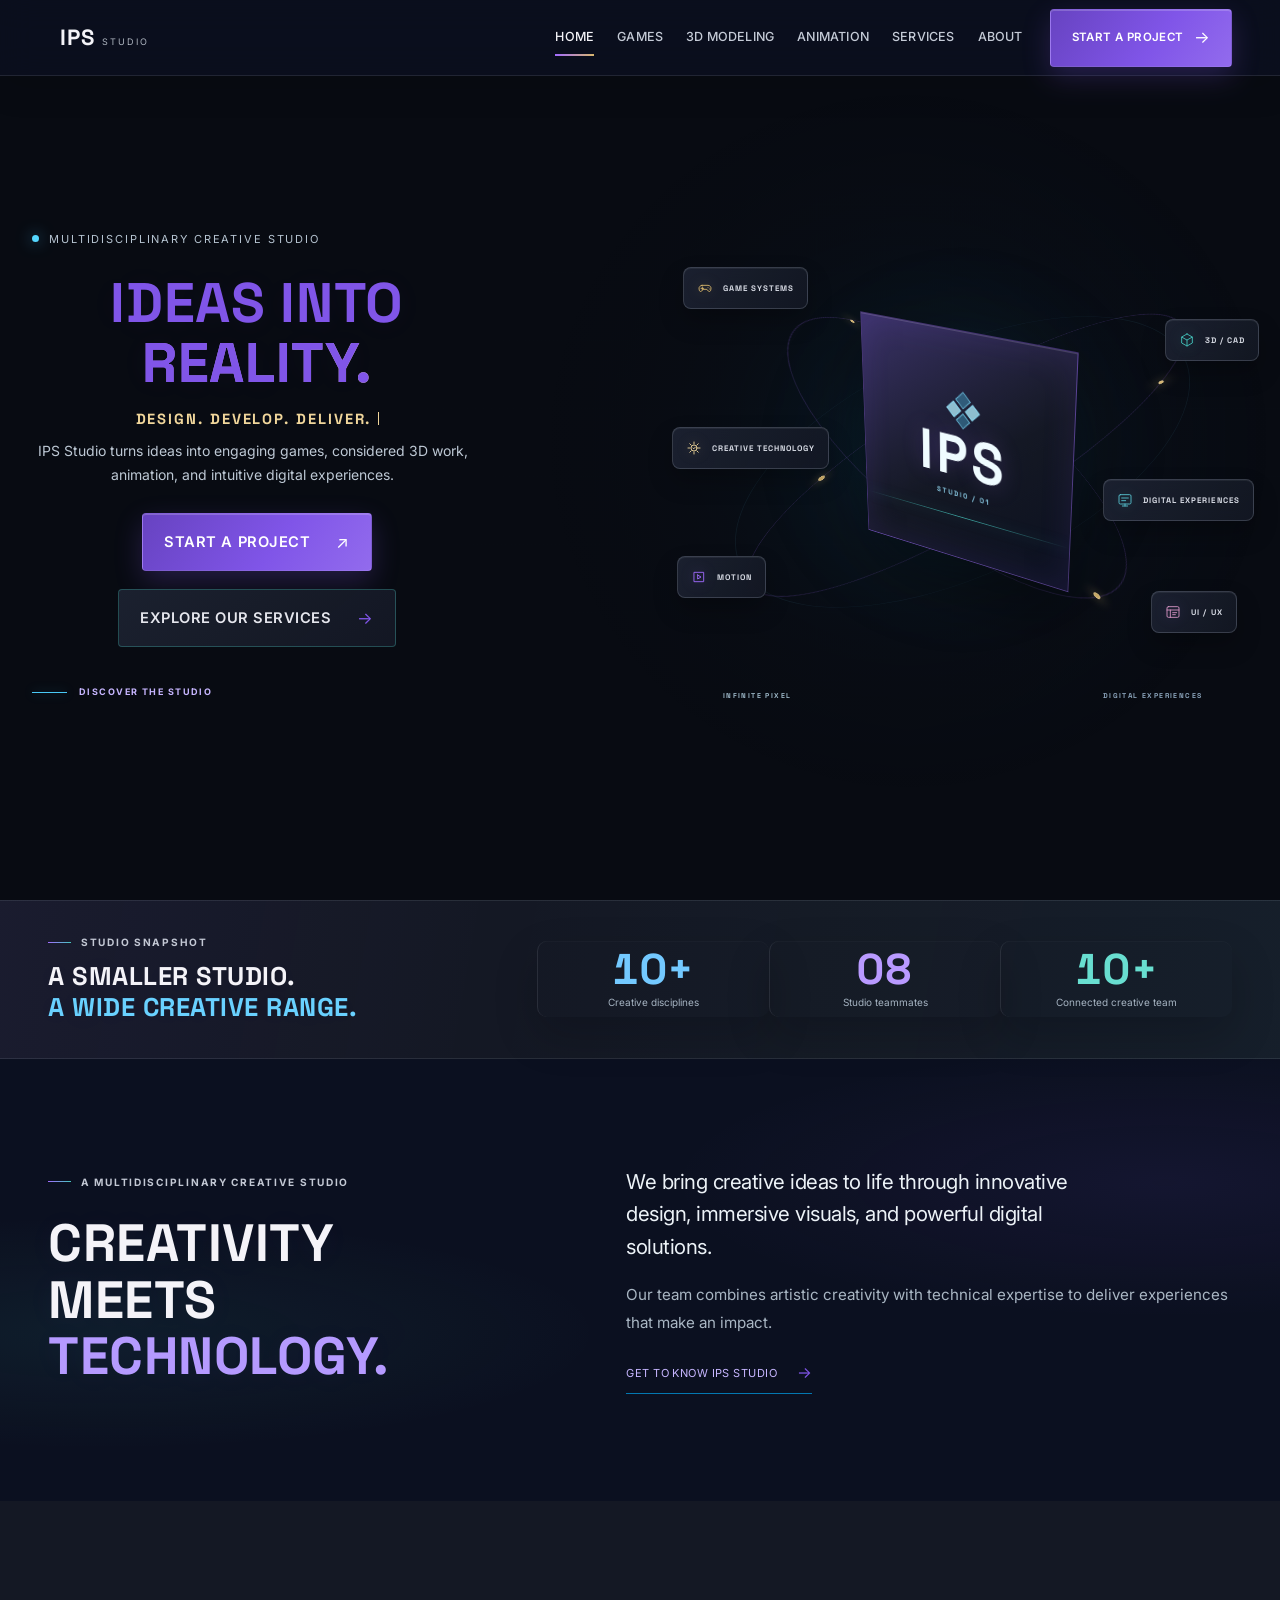
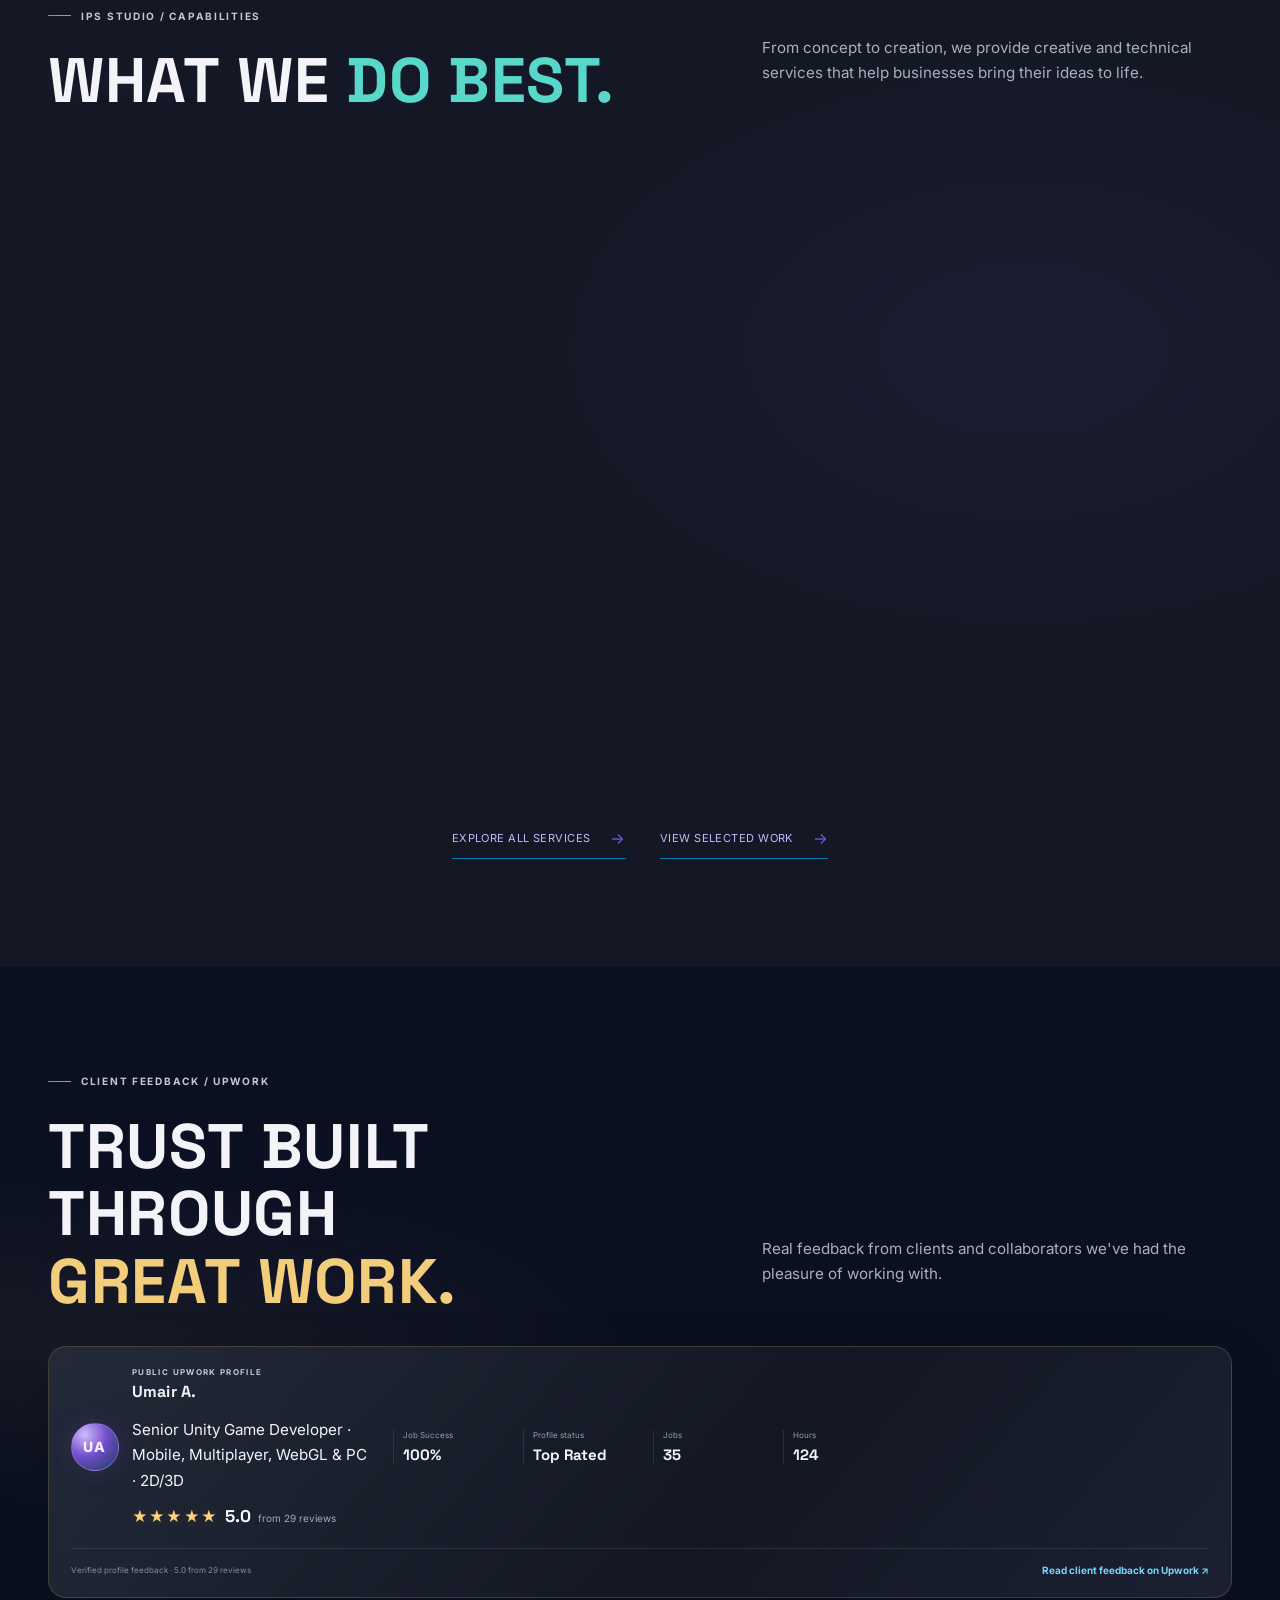
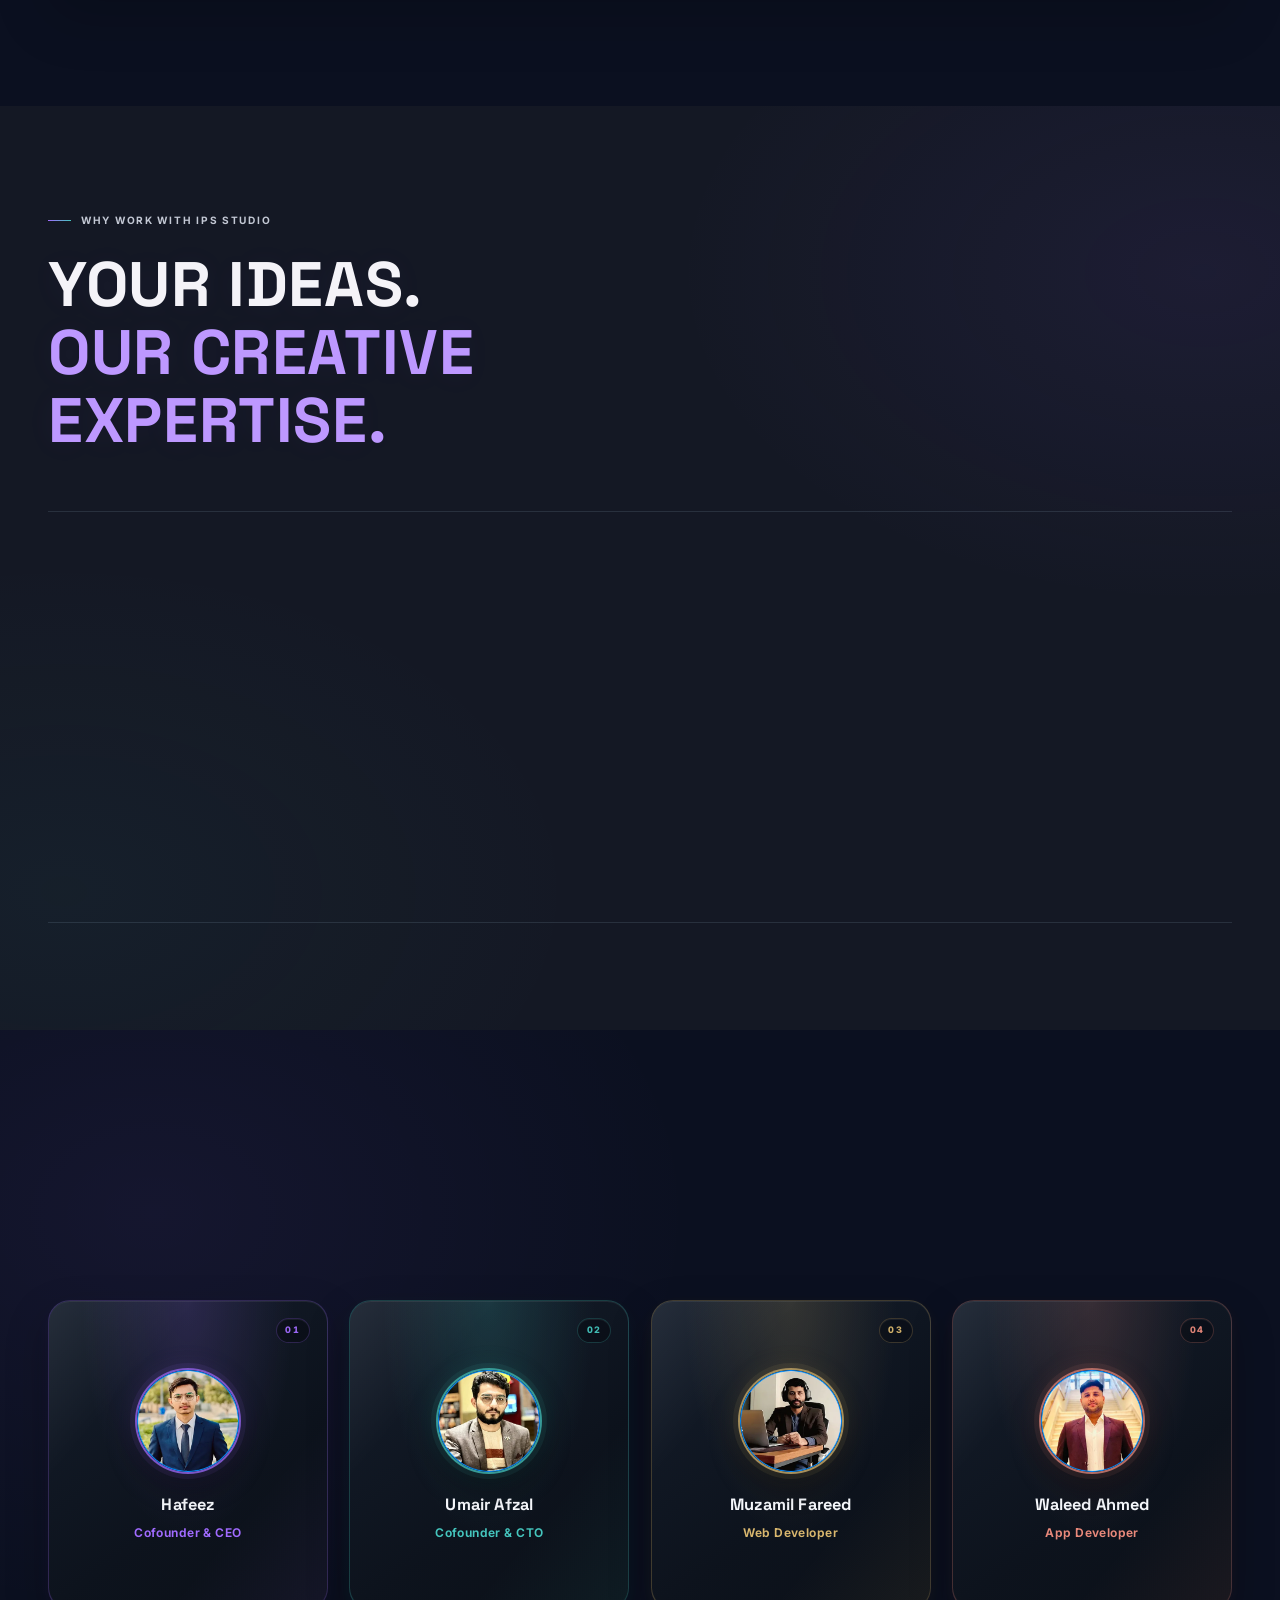
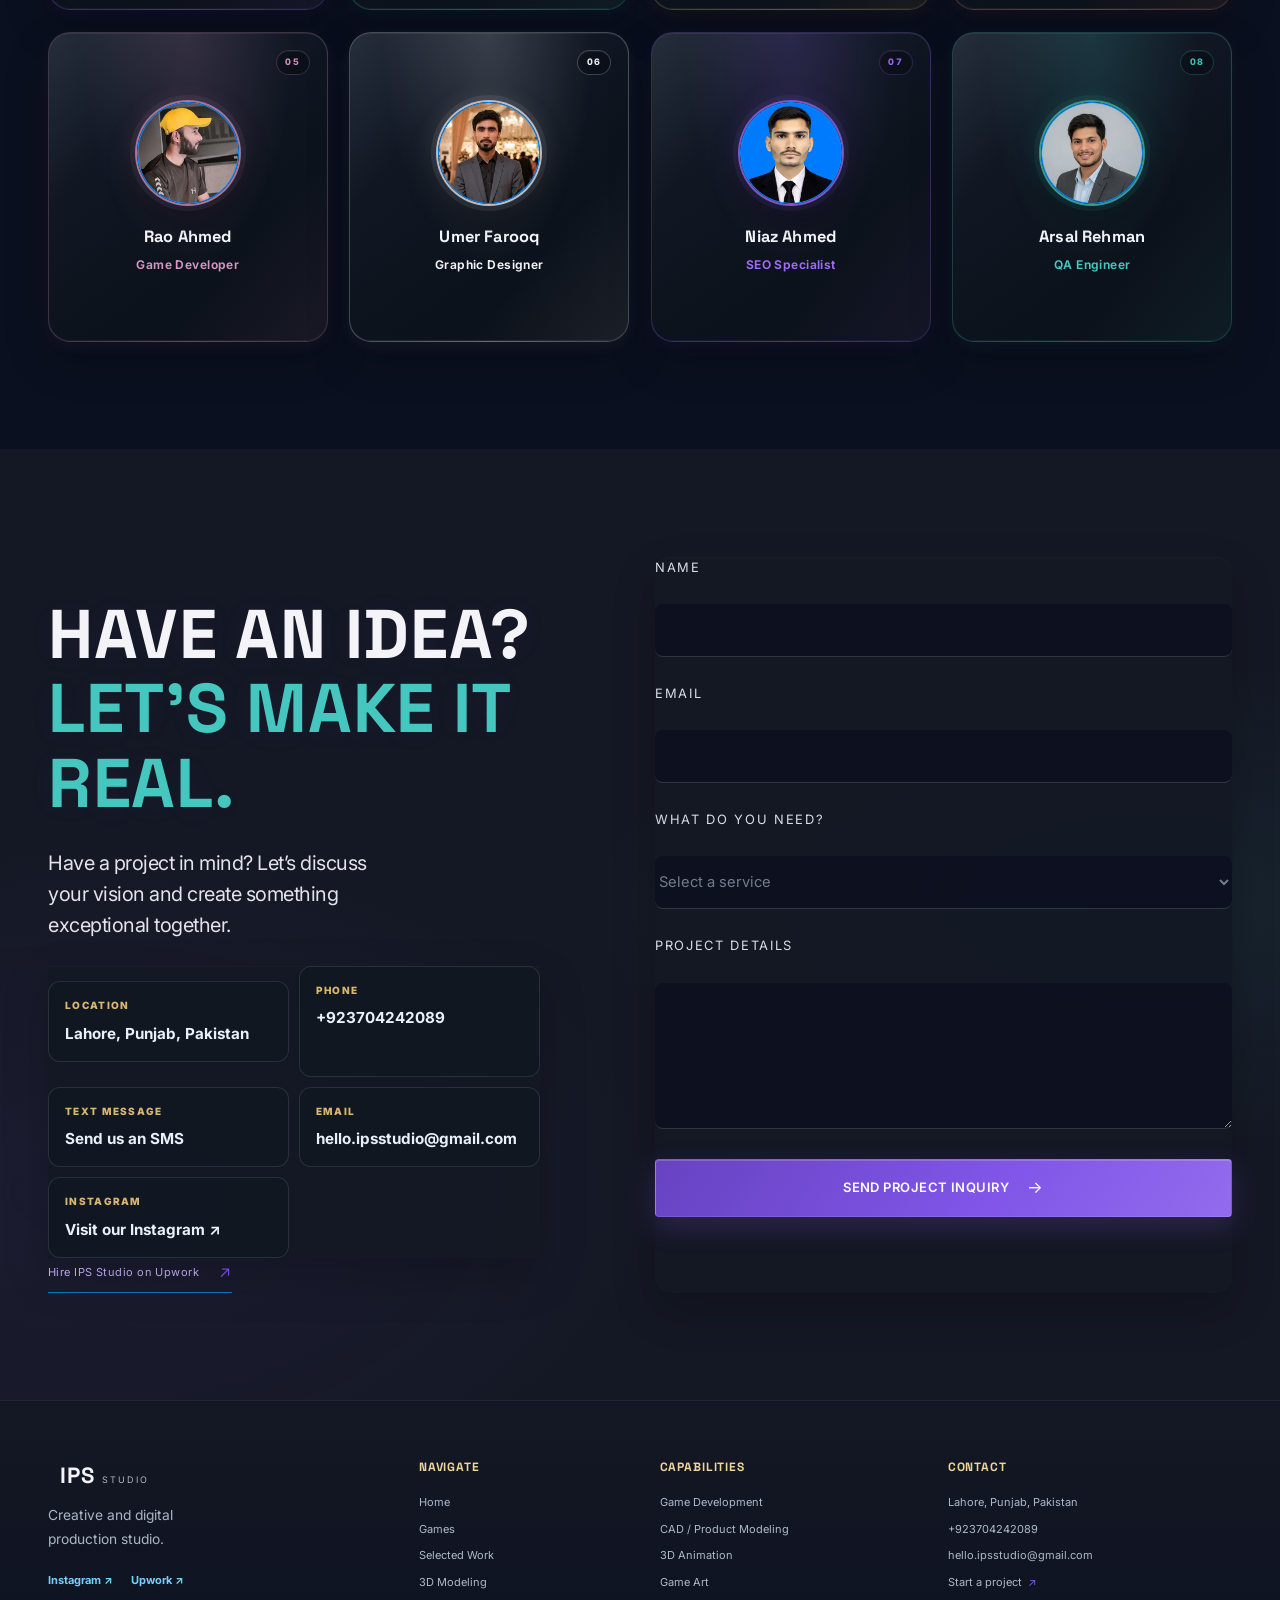
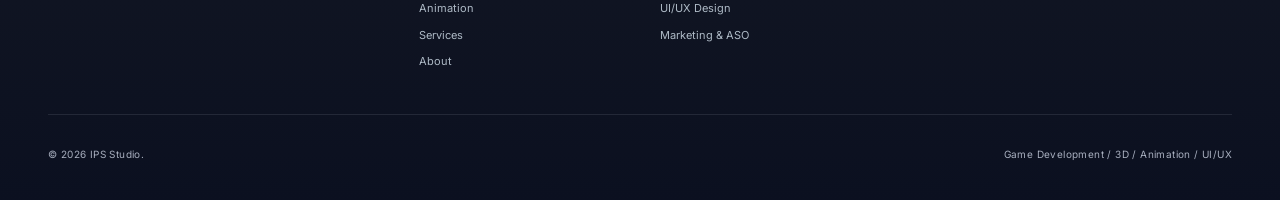
<file: index.html>
<!doctype html>
<html lang="en">
  <head>
    <meta charset="UTF-8" />
    <meta name="viewport" content="width=device-width, initial-scale=1.0" />
    <meta name="theme-color" content="#080b12" />
    <meta name="description" content="IPS Studio is a multidisciplinary creative studio specializing in game development, 3D modeling, 3D animation, and UI/UX design." />
    <meta property="og:type" content="website" />
    <meta property="og:title" content="IPS Studio | Creative Design &amp; Digital Experiences" />
    <meta property="og:description" content="Creative design, 3D worlds, and digital experiences by IPS Studio." />
    <title>IPS Studio | Creative Design &amp; Digital Experiences</title>
    <link rel="icon" type="image/svg+xml" href="./assets/images/favicon.svg" />
    <link rel="preconnect" href="https://fonts.googleapis.com" />
    <link rel="preconnect" href="https://fonts.gstatic.com" crossorigin />
    <link href="https://fonts.googleapis.com/css2?family=Inter:wght@400;500;600;700&family=Space+Grotesk:wght@400;500;600;700&display=swap" rel="stylesheet" />
    <link rel="stylesheet" href="./styles.css" />
    <script src="./assets/js/services.js" defer></script>
    <script src="./assets/js/site.js" defer></script>
    <script src="./assets/js/team.js" defer></script>
    <script src="./app.js" defer></script>
    <script src="./assets/js/premiumMotion.js" defer></script>
  </head>
  <body data-page="home">
    <a class="skip-link" href="#main">Skip to content</a>
    <header class="site-header" id="site-header">
      <div class="container header__inner">
        <a class="brand" href="./index.html#home" aria-label="IPS Studio home">
          <span class="brand__mark" aria-hidden="true"><span></span><span></span><span></span><span></span></span>
          <span class="brand__wordmark"><strong>IPS</strong><small>STUDIO</small></span>
        </a>
        <nav class="main-nav" id="main-nav" aria-label="Main navigation">
          <a href="#home" data-page-link="home">HOME</a>
          <a href="./games/index.html" data-page-link="games">GAMES</a>
          <a href="./3d-modeling/index.html" data-page-link="modeling">3D MODELING</a>
          <a href="./animation/index.html" data-page-link="animation">ANIMATION</a>
          <a href="./services/index.html" data-page-link="services">SERVICES</a>
          <a href="./about/index.html" data-page-link="about">ABOUT</a>
          <a class="button button--small button--outline nav-cta" href="#contact">START A PROJECT <span aria-hidden="true">&#8594;</span></a>
        </nav>
        <button class="menu-toggle" type="button" aria-label="Open navigation menu" aria-controls="main-nav" aria-expanded="false"><span></span><span></span></button>
      </div>
    </header>

    <main id="main">
      <section class="hero hero--studio" id="home" aria-labelledby="hero-title">
        <div class="hero__ambient" aria-hidden="true"></div>
        <div class="container hero__layout">
          <div class="hero__content">
            <div class="hero__eyebrow reveal"><span class="eyebrow-dot"></span> MULTIDISCIPLINARY CREATIVE STUDIO</div>
            <h1 id="hero-title" class="hero__title reveal"><span class="hero-title__ideas">IDEAS</span> <span class="hero-title__into">INTO</span><br /><span class="hero-title__reality">REALITY.</span></h1>
            <p class="hero__typewriter reveal"><span data-typewriter data-typewriter-phrases="DESIGN. DEVELOP. DELIVER." data-typewriter-once="true" aria-label="Design. Develop. Deliver.">DESIGN. DEVELOP. DELIVER.</span><span class="typewriter__cursor" aria-hidden="true"></span></p>
            <p class="hero__intro reveal">IPS Studio turns ideas into engaging games, considered 3D work, animation, and intuitive digital experiences.</p>
            <div class="hero__actions reveal">
              <a class="button button--primary" href="#contact">START A PROJECT <span aria-hidden="true">&#8599;</span></a>
              <a class="button button--outline" href="#services">EXPLORE OUR SERVICES <span aria-hidden="true">&#8594;</span></a>
            </div>
            <a class="hero__scroll-link" href="#studio-highlights"><span class="scroll-cue__line"></span> DISCOVER THE STUDIO</a>
          </div>
          <div class="hero__visual" aria-hidden="true">
            <div class="hero-orbit hero-orbit--outer"><span class="hero-orbit__node hero-orbit__node--top"></span><span class="hero-orbit__node hero-orbit__node--bottom"></span></div>
            <div class="hero-orbit hero-orbit--inner"><span class="hero-orbit__node hero-orbit__node--left"></span><span class="hero-orbit__node hero-orbit__node--right"></span></div>
            <div class="hero-prism">
              <div class="hero-prism__face hero-prism__face--front"><span class="hero-prism__brand-mark"><i></i><i></i><i></i><i></i></span><strong>IPS</strong><small>STUDIO / 01</small><span class="hero-prism__scanline"></span></div>
              <div class="hero-prism__face hero-prism__face--back"><span>IDEA<br />→ FORM<br />→ FEELING</span></div>
              <div class="hero-prism__face hero-prism__face--right"><span class="hero-prism__gridmark">I<br />P<br />S</span><small>PIXEL / 3D / MOTION</small></div>
              <div class="hero-prism__face hero-prism__face--left"><span class="hero-prism__spectrum"></span><small>CREATIVE<br />TECHNOLOGY</small></div>
              <div class="hero-prism__face hero-prism__face--top"><span class="hero-prism__topmark">✳</span><small>IMAGINE / BUILD</small></div>
              <div class="hero-prism__face hero-prism__face--bottom"><small>INFINITE PIXEL STUDIO</small></div>
            </div>
            <span class="hero-chip hero-chip--game"><svg viewBox="0 0 24 24"><path d="M7.5 8h9a4.5 4.5 0 0 1 4.4 5.5l-.5 2.2a2 2 0 0 1-3.3 1L14.8 14H9.2l-2.3 2.7a2 2 0 0 1-3.3-1l-.5-2.2A4.5 4.5 0 0 1 7.5 8Z"/><path d="M8 10.5v4M6 12.5h4M16.5 11.5h.01M18.5 13.5h.01"/></svg><span>GAME SYSTEMS</span></span>
            <span class="hero-chip hero-chip--model"><svg viewBox="0 0 24 24"><path d="m12 3 8 4.5v9L12 21l-8-4.5v-9L12 3Z"/><path d="m4.3 7.7 7.7 4.4 7.7-4.4M12 12.1V21"/></svg><span>3D / CAD</span></span>
            <span class="hero-chip hero-chip--motion"><svg viewBox="0 0 24 24"><path d="M5 5h14v14H5zM10 9l5 3-5 3V9Z"/></svg><span>MOTION</span></span>
            <span class="hero-chip hero-chip--interface"><svg viewBox="0 0 24 24"><rect x="3" y="4" width="18" height="16" rx="2"/><path d="M3 9h18M8 9v11M11.5 13h6M11.5 16h4"/></svg><span>UI / UX</span></span>
            <span class="hero-chip hero-chip--technology"><svg viewBox="0 0 24 24"><path d="M12 3v3M12 18v3M3 12h3M18 12h3M5.64 5.64l2.12 2.12m8.48 8.48 2.12 2.12m0-12.72-2.12 2.12m-8.48 8.48-2.12 2.12"/><circle cx="12" cy="12" r="4.5"/><path d="m10.5 12 1.2 1.2 2.3-2.5"/></svg><span>CREATIVE TECHNOLOGY</span></span>
            <span class="hero-chip hero-chip--digital"><svg viewBox="0 0 24 24"><rect x="3" y="4" width="18" height="14" rx="2"/><path d="M8 21h8m-4-3v3m-5-12h10m-10 4h6"/></svg><span>DIGITAL EXPERIENCES</span></span>
            <div class="hero__visual-caption"><span>INFINITE PIXEL</span><span>DIGITAL EXPERIENCES</span></div>
          </div>
        </div>
      </section>

      <section class="studio-highlights" id="studio-highlights" aria-labelledby="studio-highlights-title">
        <div class="container studio-highlights__inner">
          <div class="studio-highlights__intro reveal"><p class="eyebrow"><span class="eyebrow-dash"></span> Studio snapshot</p><h2 id="studio-highlights-title">A SMALLER STUDIO.<br /><em>A WIDE CREATIVE RANGE.</em></h2></div>
          <div class="studio-highlights__grid" aria-label="Verified IPS Studio highlights">
            <article class="studio-highlight studio-highlight--disciplines reveal"><strong data-count-up data-count-to="10" data-count-suffix="+">10+</strong><span>Creative disciplines</span></article>
            <article class="studio-highlight studio-highlight--teammates reveal"><strong data-count-up data-count-to="8" data-count-pad="2">08</strong><span>Studio teammates</span></article>
            <article class="studio-highlight studio-highlight--connected reveal"><strong data-count-up data-count-to="10" data-count-suffix="+">10+</strong><span>Connected creative team</span></article>
          </div>
        </div>
      </section>

      <section class="studio-intro section-pad" id="studio-intro" aria-labelledby="studio-intro-title">
        <div class="container studio-intro__layout">
          <div class="studio-intro__heading reveal"><p class="eyebrow"><span class="eyebrow-dash"></span> A multidisciplinary creative studio</p><h2 class="section-title" id="studio-intro-title">CREATIVITY MEETS<br /><em>TECHNOLOGY.</em></h2></div>
          <div class="studio-intro__copy reveal"><p class="lead">We bring creative ideas to life through innovative design, immersive visuals, and powerful digital solutions.</p><p>Our team combines artistic creativity with technical expertise to deliver experiences that make an impact.</p><a class="text-link" href="./about/index.html">GET TO KNOW IPS STUDIO <span aria-hidden="true">&#8594;</span></a></div>
        </div>
      </section>

      <section class="services-showcase section-pad" id="services" aria-labelledby="services-title">
        <div class="container">
          <div class="section-heading section-heading--split reveal"><div><p class="eyebrow"><span class="eyebrow-dash"></span> IPS Studio / Capabilities</p><h2 class="section-title" id="services-title">WHAT WE <em>DO BEST.</em></h2></div><div class="section-heading__aside"><p>From concept to creation, we provide creative and technical services that help businesses bring their ideas to life.</p></div></div>
          <div class="services-grid" id="services-grid" aria-label="IPS Studio services"></div>
          <div class="services-showcase__more"><a class="text-link" href="./services/index.html">EXPLORE ALL SERVICES <span aria-hidden="true">&#8594;</span></a><a class="text-link" href="./portfolio.html">VIEW SELECTED WORK <span aria-hidden="true">&#8594;</span></a></div>
        </div>
      </section>

      <section class="client-feedback section-pad" id="client-feedback" aria-labelledby="client-feedback-title">
        <div class="container">
          <div class="section-heading section-heading--split reveal"><div><p class="eyebrow"><span class="eyebrow-dash"></span> Client feedback / Upwork</p><h2 class="section-title" id="client-feedback-title">TRUST BUILT THROUGH<br /><em>GREAT WORK.</em></h2></div><div class="section-heading__aside"><p>Real feedback from clients and collaborators we've had the pleasure of working with.</p></div></div>
          <aside class="upwork-summary reveal" aria-label="Linked Upwork profile and verified client feedback summary">
            <div class="upwork-summary__identity"><span class="upwork-profile__avatar" aria-hidden="true">UA</span><div><p class="eyebrow">Public Upwork profile</p><h3>Umair A.</h3><p>Senior Unity Game Developer · Mobile, Multiplayer, WebGL &amp; PC · 2D/3D</p><div class="client-feedback__verified-rating"><span class="client-feedback__stars" aria-label="5 out of 5 stars">★★★★★</span><strong>5.0</strong><span>from 29 reviews</span></div></div></div>
            <dl class="upwork-summary__stats"><div><dt>Job Success</dt><dd>100%</dd></div><div><dt>Profile status</dt><dd>Top Rated</dd></div><div><dt>Jobs</dt><dd>35</dd></div><div><dt>Hours</dt><dd>124</dd></div></dl>
            <div class="upwork-summary__footer"><span>Verified profile feedback · 5.0 from 29 reviews</span><a href="https://www.upwork.com/freelancers/~01aab852ac1d6a9ca4" target="_blank" rel="noopener noreferrer">Read client feedback on Upwork <span aria-hidden="true">&#8599;</span></a></div>
          </aside>
        </div>
      </section>

      <section class="studio-process section-pad" id="why-work" aria-labelledby="studio-process-title">
        <div class="container">
          <div class="section-heading section-heading--split reveal"><div><p class="eyebrow"><span class="eyebrow-dash"></span> Why work with IPS Studio</p><h2 class="section-title" id="studio-process-title">YOUR IDEAS.<br /><em>OUR CREATIVE EXPERTISE.</em></h2></div><div class="section-heading__aside"><p>One collaborative team brings multidisciplinary creative skills, professional 3D production, game development, animation, and thoughtful design together from planning through delivery.</p></div></div>
          <div class="studio-process__grid">
            <article class="studio-process__step reveal"><span>01 / MULTIDISCIPLINARY</span><h3>Connected creative skills</h3><p>Game development, 3D, animation, game art, UI/UX, and app marketing from one studio.</p></article>
            <article class="studio-process__step reveal"><span>02 / PROFESSIONAL 3D</span><h3>Production-ready 3D</h3><p>Create game assets, characters, environments, CAD, and detailed product models.</p></article>
            <article class="studio-process__step reveal"><span>03 / GAME DEVELOPMENT</span><h3>Interactive by design</h3><p>Shape engaging mechanics and playable experiences around each project’s goals.</p></article>
            <article class="studio-process__step reveal"><span>04 / DESIGN + MOTION</span><h3>Ideas brought to life</h3><p>Bring visual design, animation, and intuitive interfaces together with purpose.</p></article>
            <article class="studio-process__step reveal"><span>05 / COLLABORATION</span><h3>A clear creative process</h3><p>Work through shared direction, regular reviews, and thoughtful project handoffs.</p></article>
            <article class="studio-process__step reveal"><span>06 / QUALITY</span><h3>Care in every detail</h3><p>Focus on consistency, clarity, and a polished final delivery at each stage.</p></article>
          </div>
        </div>
      </section>

      <section class="team-section section-pad" id="our-team" aria-labelledby="team-title">
        <div class="container"><div class="section-heading section-heading--split team-section__heading reveal"><div><p class="eyebrow"><span class="eyebrow-dash"></span> The people behind the studio</p><h2 class="section-title team-section__title" id="team-title"><span class="team-heading__word">MEET</span> <span class="team-heading__word">THE</span> <em class="team-heading__word">TEAM.</em></h2></div><div class="section-heading__aside"><p>Eight teammates bringing leadership, development, design, art, search, and quality expertise to the work.</p></div></div><div class="team-grid" data-team-grid role="list" aria-label="IPS Studio team"></div></div>
      </section>

      <section class="contact section-pad" id="contact" aria-labelledby="contact-title">
        <div class="container contact__layout">
          <div class="contact__intro"><p class="eyebrow reveal"><span class="eyebrow-dash"></span> Get in touch</p><h2 class="section-title reveal" id="contact-title">HAVE AN IDEA?<br /><em>LET’S MAKE IT REAL.</em></h2><p class="lead reveal">Have a project in mind? Let’s discuss your vision and create something exceptional together.</p>
            <div class="contact-details reveal"><p><small>LOCATION</small><strong>Lahore, Punjab, Pakistan</strong></p><a href="tel:+923704242089"><small>PHONE</small><strong>+923704242089</strong></a><a href="sms:+923704242089"><small>TEXT MESSAGE</small><strong>Send us an SMS</strong></a><a href="mailto:hello.ipsstudio@gmail.com"><small>EMAIL</small><strong>hello.ipsstudio@gmail.com</strong></a><a href="https://www.instagram.com/infinite_pixel_studioo/?hl=en" target="_blank" rel="noopener noreferrer"><small>INSTAGRAM</small><strong>Visit our Instagram <span aria-hidden="true">&#8599;</span></strong></a></div>
            <a class="text-link" href="https://www.upwork.com/freelancers/~01aab852ac1d6a9ca4" target="_blank" rel="noopener noreferrer">Hire IPS Studio on Upwork <span aria-hidden="true">&#8599;</span></a>
          </div>
          <form class="contact-form reveal" id="contact-form" novalidate>
            <label for="contact-name">Name</label><input id="contact-name" name="name" autocomplete="name" required />
            <label for="contact-email">Email</label><input id="contact-email" name="email" type="email" autocomplete="email" required />
            <label for="contact-service">What do you need?</label><select id="contact-service" name="service" required><option value="" selected disabled>Select a service</option><option>Game Development</option><option>3D Modeling / CAD</option><option>3D Animation</option><option>UI/UX Design</option><option>Marketing / ASO</option><option>Other</option></select>
            <label for="contact-message">Project details</label><textarea id="contact-message" name="message" rows="5" required></textarea>
            <button class="button button--primary contact-form__submit" type="submit">SEND PROJECT INQUIRY <span aria-hidden="true">&#8594;</span></button><p class="contact-form__status" id="contact-form-status" role="status" aria-live="polite"></p>
          </form>
        </div>
      </section>
    </main>

    <footer class="site-footer">
      <div class="container footer__main"></div>
      <div class="container footer__bottom"><span>&#169; <span id="current-year">2026</span> IPS Studio.</span><span>Game Development / 3D / Animation / UI/UX</span></div>
    </footer>
  </body>
</html>
</file>
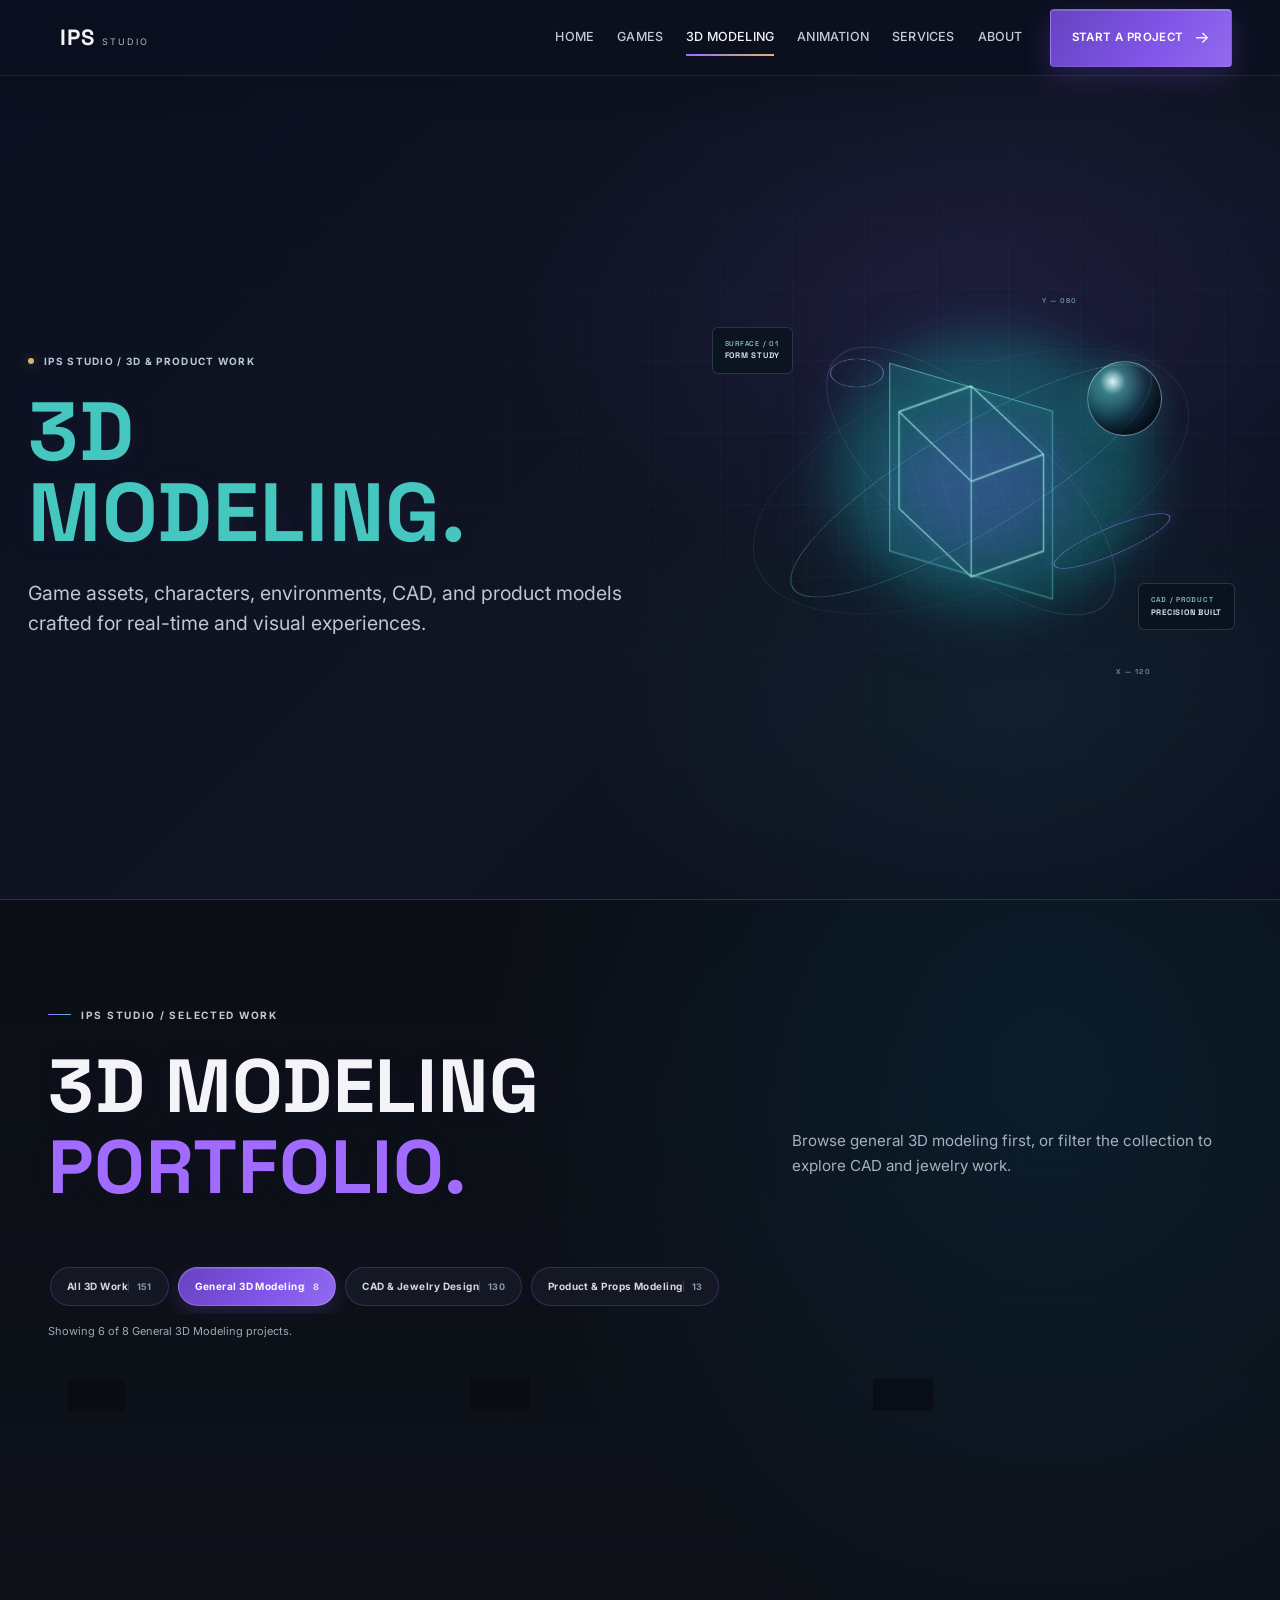
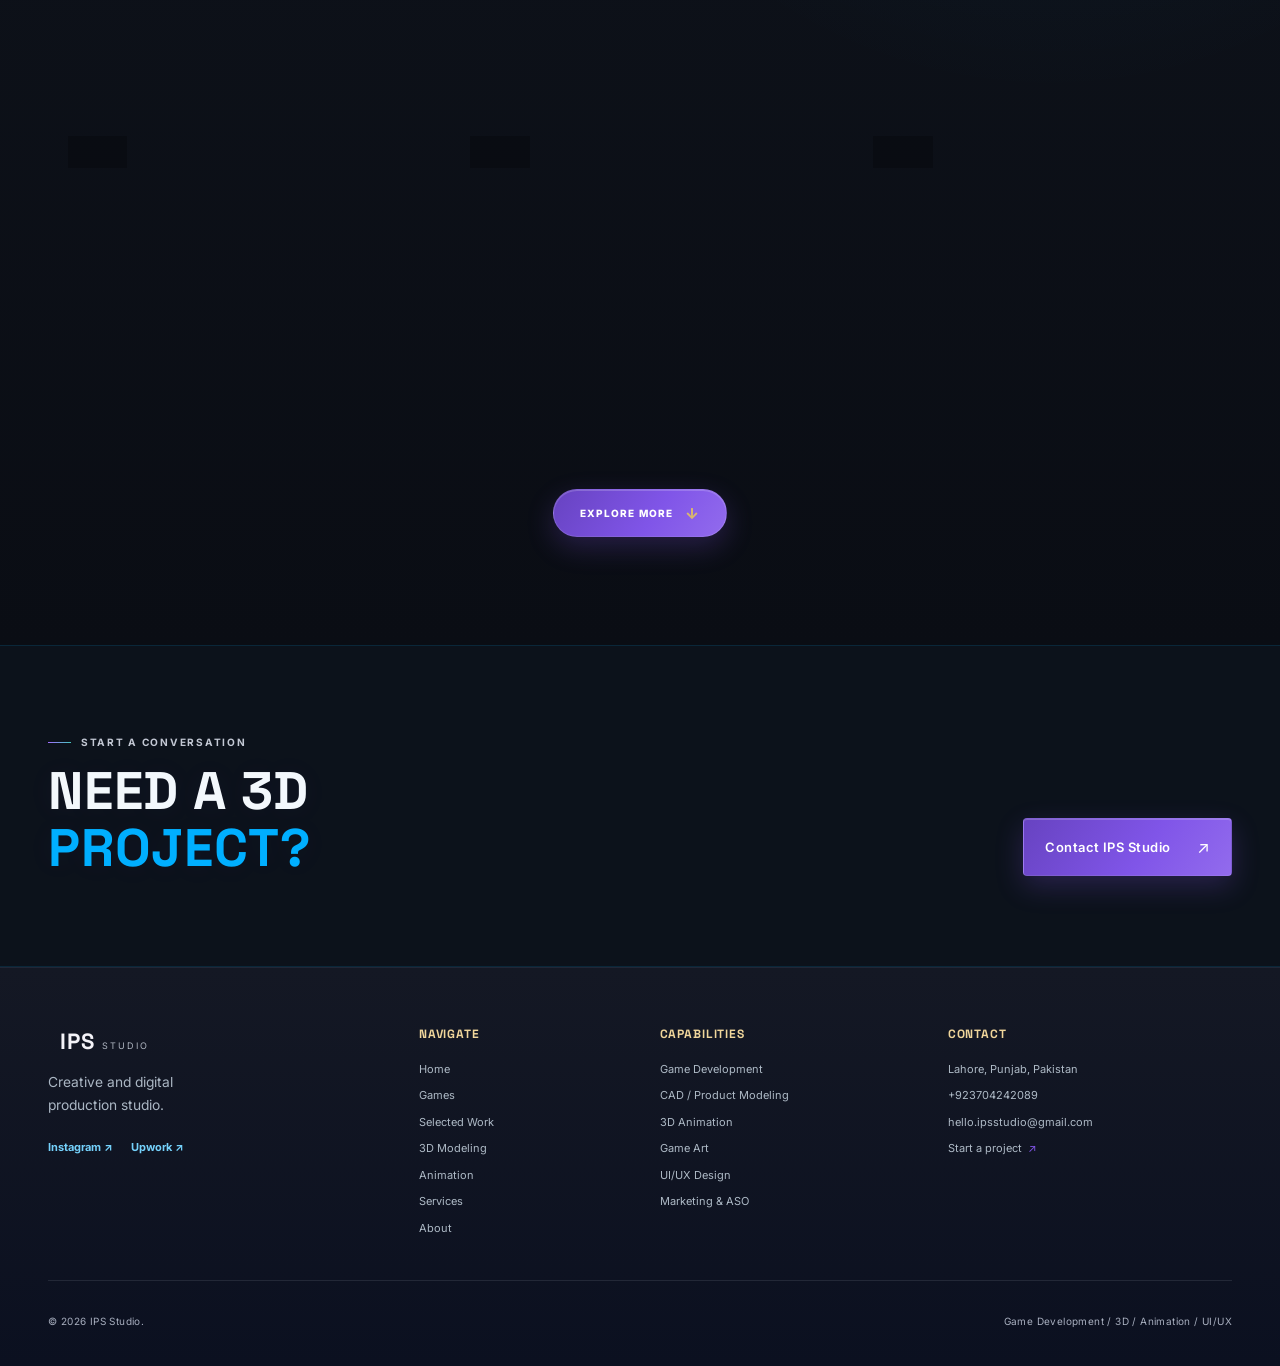
<file: 3d-modeling/index.html>
<!doctype html>
<html lang="en"><head>
  <meta charset="UTF-8" /><meta name="viewport" content="width=device-width, initial-scale=1.0" /><meta name="theme-color" content="#080b12" />
  <meta name="description" content="Explore IPS Studio 3D modeling, CAD, character, environment, and product work." /><title>3D Modeling | IPS Studio</title>
  <link rel="icon" type="image/svg+xml" href="../assets/images/favicon.svg" /><link rel="preconnect" href="https://fonts.googleapis.com" /><link rel="preconnect" href="https://fonts.gstatic.com" crossorigin />
  <link href="https://fonts.googleapis.com/css2?family=Inter:wght@400;500;600;700&family=Space+Grotesk:wght@400;500;600;700&display=swap" rel="stylesheet" /><link rel="stylesheet" href="../styles.css" />
    <script src="../assets/js/portfolio3D.js" defer></script><script src="../assets/js/jewelryPortfolio.js" defer></script><script src="../assets/js/site.js" defer></script><script src="../assets/js/projectModal.js" defer></script><script src="../assets/js/modelingPage.js?v=3d-main-categories-2" defer></script><script src="../assets/js/expandProjects.js?v=3d-main-categories-2" defer></script>
</head><body data-page="modeling"><a class="skip-link" href="#main">Skip to content</a>
  <header class="site-header" id="site-header"><div class="container header__inner"><a class="brand" href="../index.html#home" aria-label="IPS Studio home"><span class="brand__mark" aria-hidden="true"><span></span><span></span><span></span><span></span></span><span class="brand__wordmark"><strong>IPS</strong><small>STUDIO</small></span></a><nav class="main-nav" id="main-nav" aria-label="Main navigation">
          <a href="../index.html#home" data-page-link="home">HOME</a>
          <a href="../games/index.html" data-page-link="games">GAMES</a>
          <a href="../3d-modeling/index.html" data-page-link="modeling">3D MODELING</a>
          <a href="../animation/index.html" data-page-link="animation">ANIMATION</a>
          <a href="../services/index.html" data-page-link="services">SERVICES</a>
          <a href="../about/index.html" data-page-link="about">ABOUT</a>
          <a class="button button--small button--outline nav-cta" href="../index.html#contact">START A PROJECT <span aria-hidden="true">&#8594;</span></a>
        </nav><button class="menu-toggle" type="button" aria-label="Open navigation menu" aria-controls="main-nav" aria-expanded="false"><span></span><span></span></button></div></header>
  <main id="main"><section class="catalog-page-hero catalog-page-hero--modeling"><div class="container catalog-page-hero__layout catalog-page-hero__layout--modeling"><div class="catalog-page-hero__content"><p class="eyebrow reveal"><span class="eyebrow-dot"></span> IPS Studio / 3D &amp; Product Work</p><h1 class="reveal">3D <span>MODELING.</span></h1><p class="reveal">Game assets, characters, environments, CAD, and product models crafted for real-time and visual experiences.</p></div><div class="hero-art hero-art--modeling reveal" aria-hidden="true">
    <span class="hero-art__halo hero-art__piece hero-art__halo--model-one"></span><span class="hero-art__halo hero-art__piece hero-art__halo--model-two"></span>
    <div class="model-art__blueprint"></div><span class="model-art__orbit model-art__orbit--one"></span><span class="model-art__orbit model-art__orbit--two"></span>
    <div class="model-art__wire-cube hero-art__piece"><i class="model-art__face model-art__face--front"></i><i class="model-art__face model-art__face--back"></i><i class="model-art__face model-art__face--right"></i><i class="model-art__face model-art__face--left"></i><i class="model-art__face model-art__face--top"></i><i class="model-art__face model-art__face--bottom"></i><svg viewBox="0 0 160 160" fill="none"><path d="m80 9 62 35v72l-62 35-62-35V44L80 9Z"/><path d="m18 44 62 36 62-36M80 80v71M80 9v71"/></svg></div>
    <span class="model-art__sphere hero-art__piece"></span><span class="model-art__ring model-art__ring--one"></span><span class="model-art__ring model-art__ring--two"></span>
    <span class="model-art__readout model-art__readout--one hero-art__piece">SURFACE / 01<br /><b>FORM STUDY</b></span><span class="model-art__readout model-art__readout--two hero-art__piece">CAD / PRODUCT<br /><b>PRECISION BUILT</b></span><span class="model-art__measure model-art__measure--x">X — 120</span><span class="model-art__measure model-art__measure--y">Y — 080</span>
  </div></div></section>
    <section class="portfolio3d section-pad" aria-labelledby="modeling-page-title"><div class="container"><div class="section-heading section-heading--split"><div><p class="eyebrow"><span class="eyebrow-dash"></span> IPS Studio / Selected Work</p><h2 class="section-title" id="modeling-page-title">3D MODELING <em>PORTFOLIO.</em></h2></div><div class="section-heading__aside"><p>Browse general 3D modeling first, or filter the collection to explore CAD and jewelry work.</p></div></div><div class="games-page__filters modeling-page__filters" id="modeling-page-filters" role="group" aria-label="Filter 3D modeling projects"></div><p class="games-page__status modeling-page__status" id="modeling-page-status" role="status" aria-live="polite"></p><div class="portfolio3d-grid" id="modeling-page-grid" aria-label="3D modeling projects"></div><button class="project-expansion-toggle" id="modeling-page-expand" type="button" data-project-expansion aria-expanded="false" aria-controls="modeling-page-grid" hidden><span data-expansion-label>Explore More</span><span class="project-expansion-toggle__arrow" aria-hidden="true">&#8595;</span></button></div></section>
    <section class="dev-page-cta"><div class="container dev-page-cta__inner"><div><p class="eyebrow"><span class="eyebrow-dash"></span> Start a conversation</p><h2>NEED A 3D<br /><em>PROJECT?</em></h2></div><a class="button button--primary" href="../index.html#contact">Contact IPS Studio <span aria-hidden="true">&#8599;</span></a></div></section></main>
  <footer class="site-footer"><div class="container footer__main"><div class="footer__brand"><a class="brand" href="../index.html#home" aria-label="IPS Studio home"><span class="brand__mark" aria-hidden="true"><span></span><span></span><span></span><span></span></span><span class="brand__wordmark"><strong>IPS</strong><small>STUDIO</small></span></a><p>Creative and digital<br />production studio.</p></div><div class="footer__column"><h2>Navigate</h2><a href="../index.html#home">Home</a><a href="../games/index.html">Games</a><a href="../portfolio.html" data-page-link="modeling">Selected Work</a><a href="../animation/index.html">Animation</a><a href="../services/index.html">Services</a><a href="../about/index.html">About</a><a href="../portfolio.html?portfolio=ui-ux-design#portfolio">UI/UX Design</a></div></div><div class="container footer__bottom"><span>&#169; <span id="current-year">2026</span> IPS Studio.</span><span>Game Development / 3D / Animation / UI/UX</span></div></footer>
</body></html>
</file>
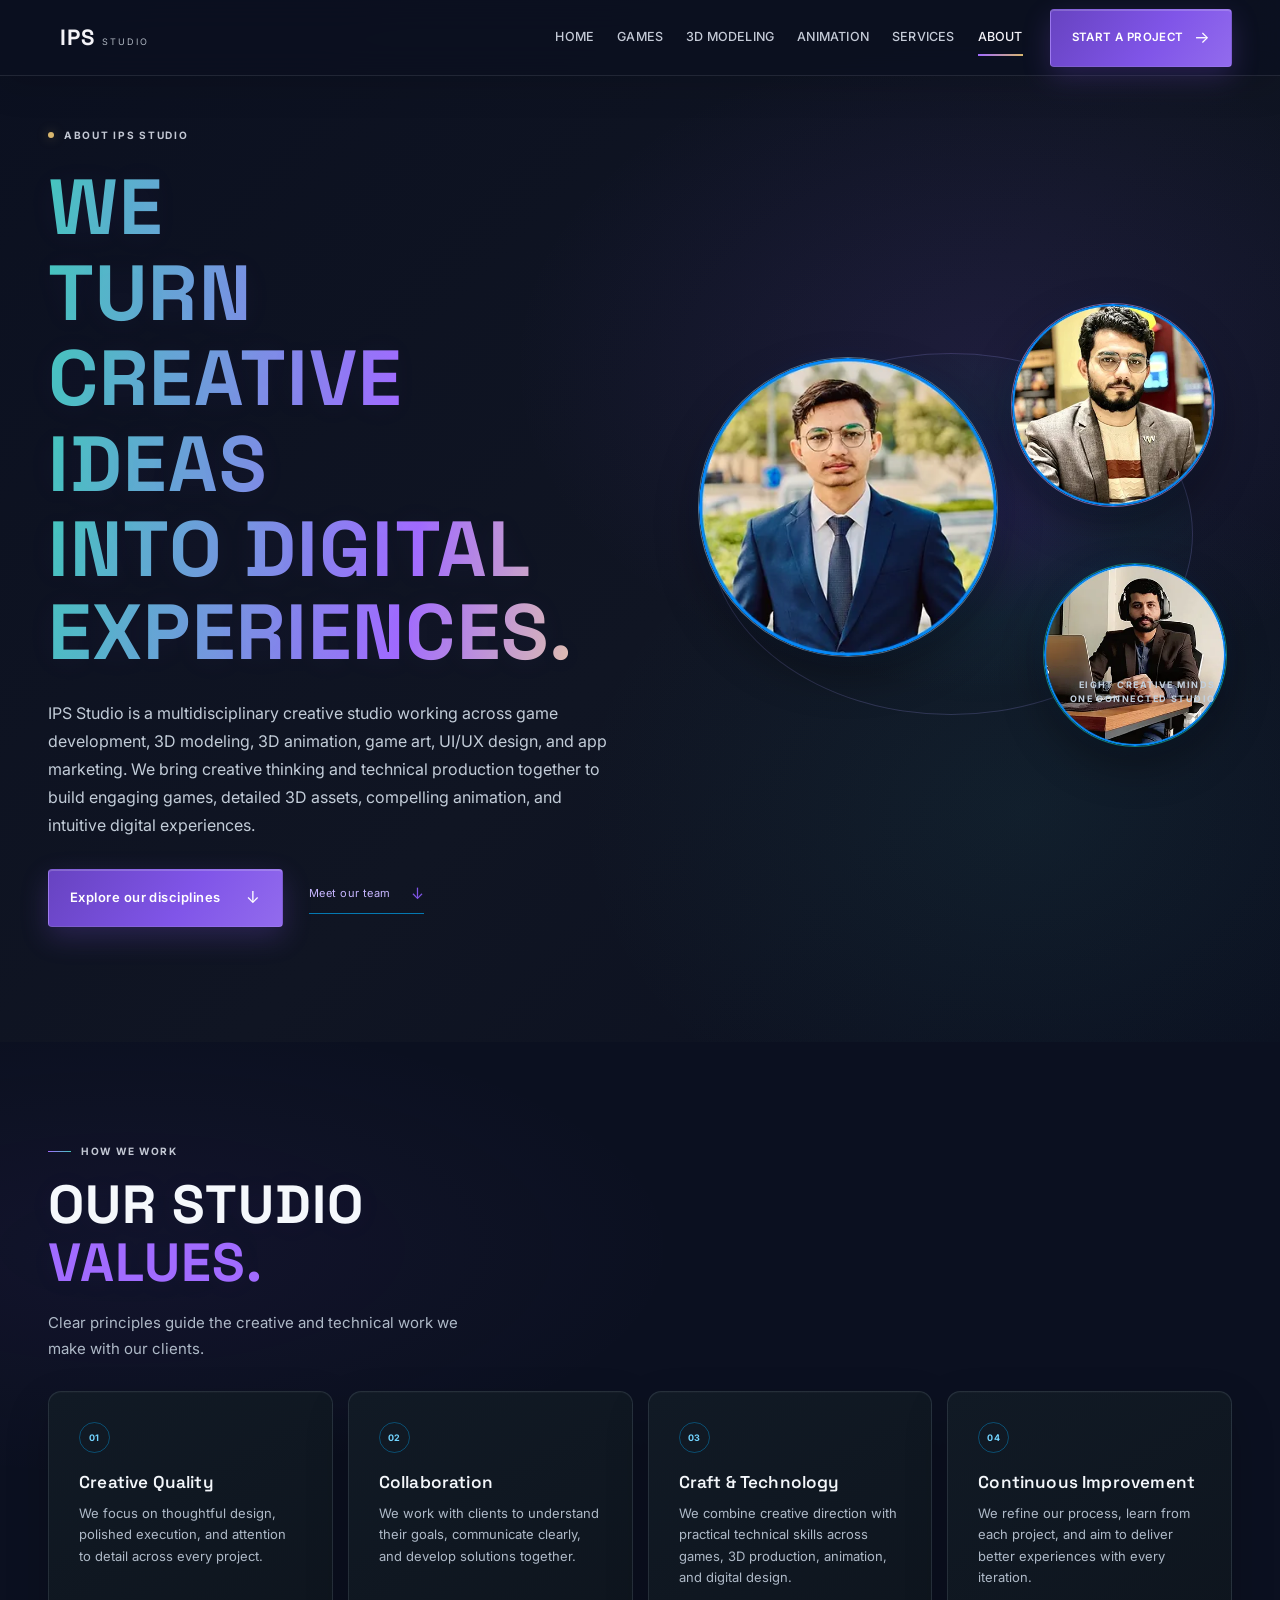
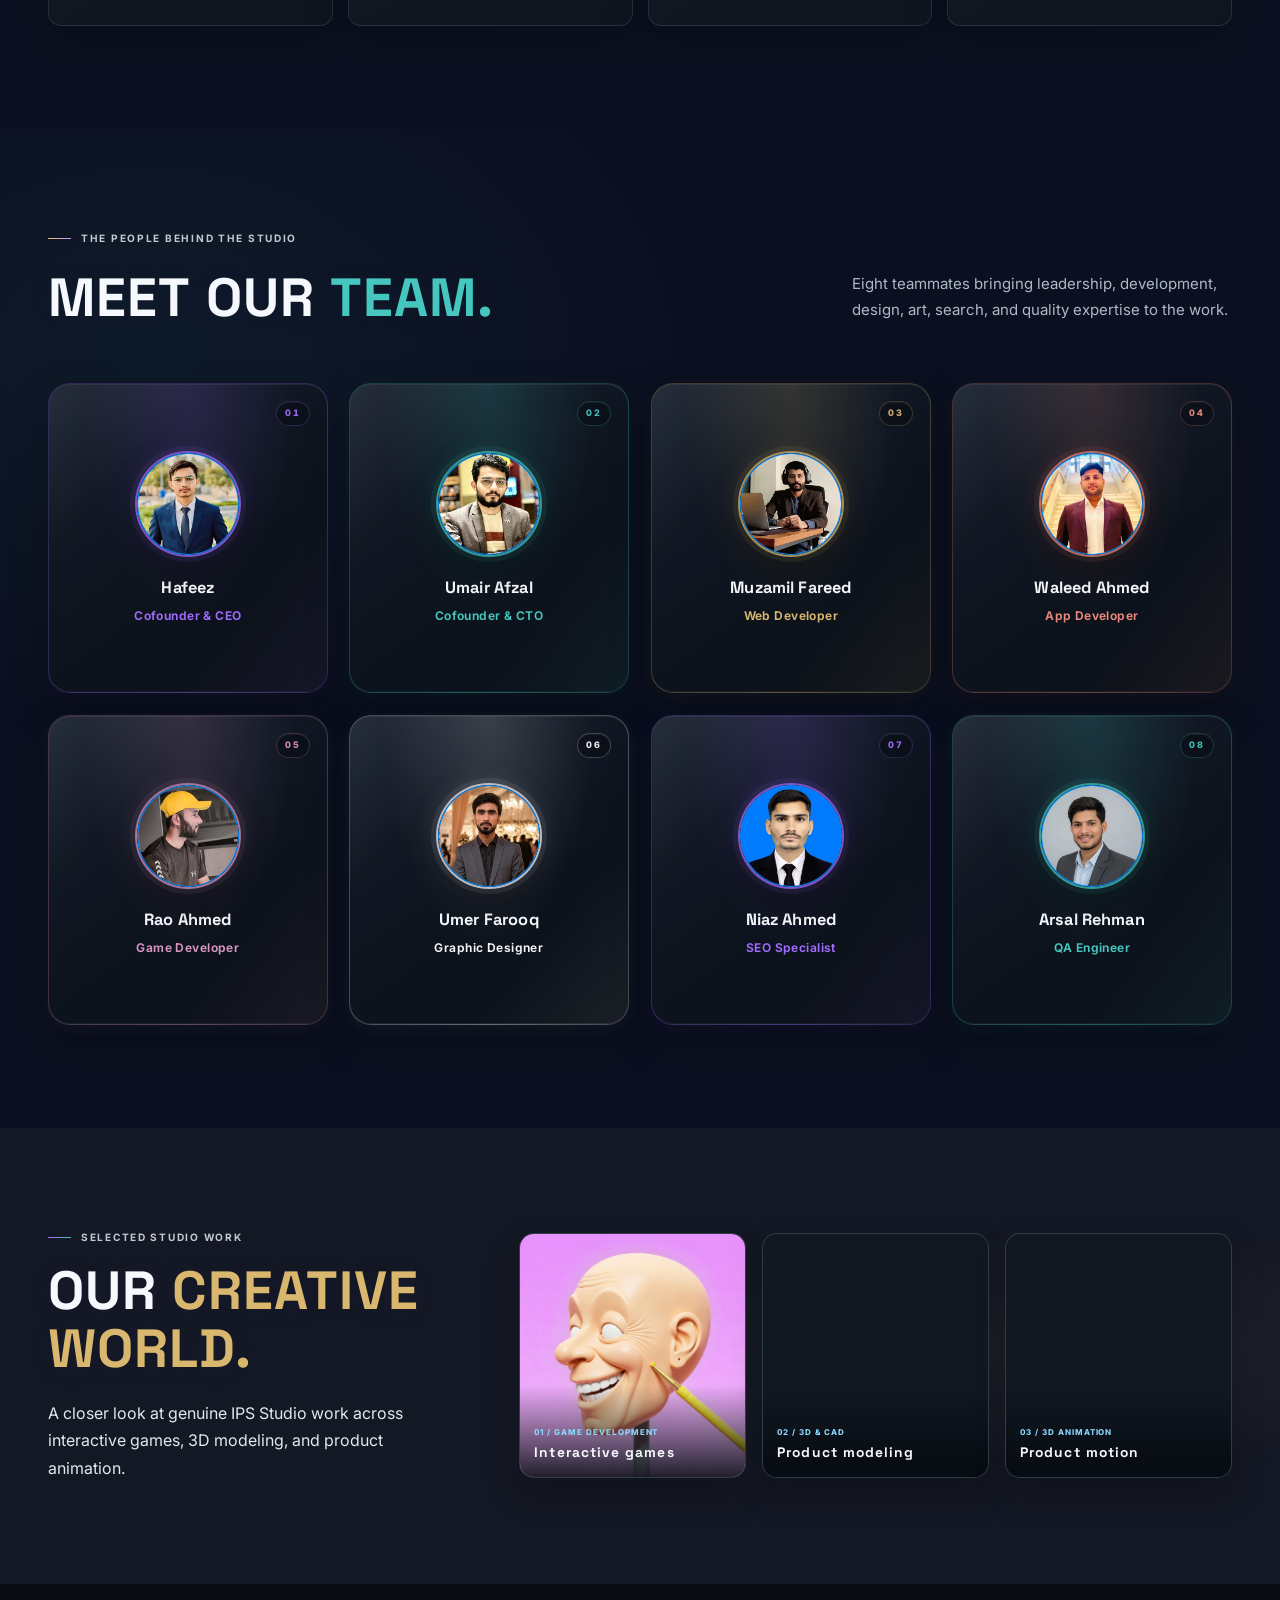
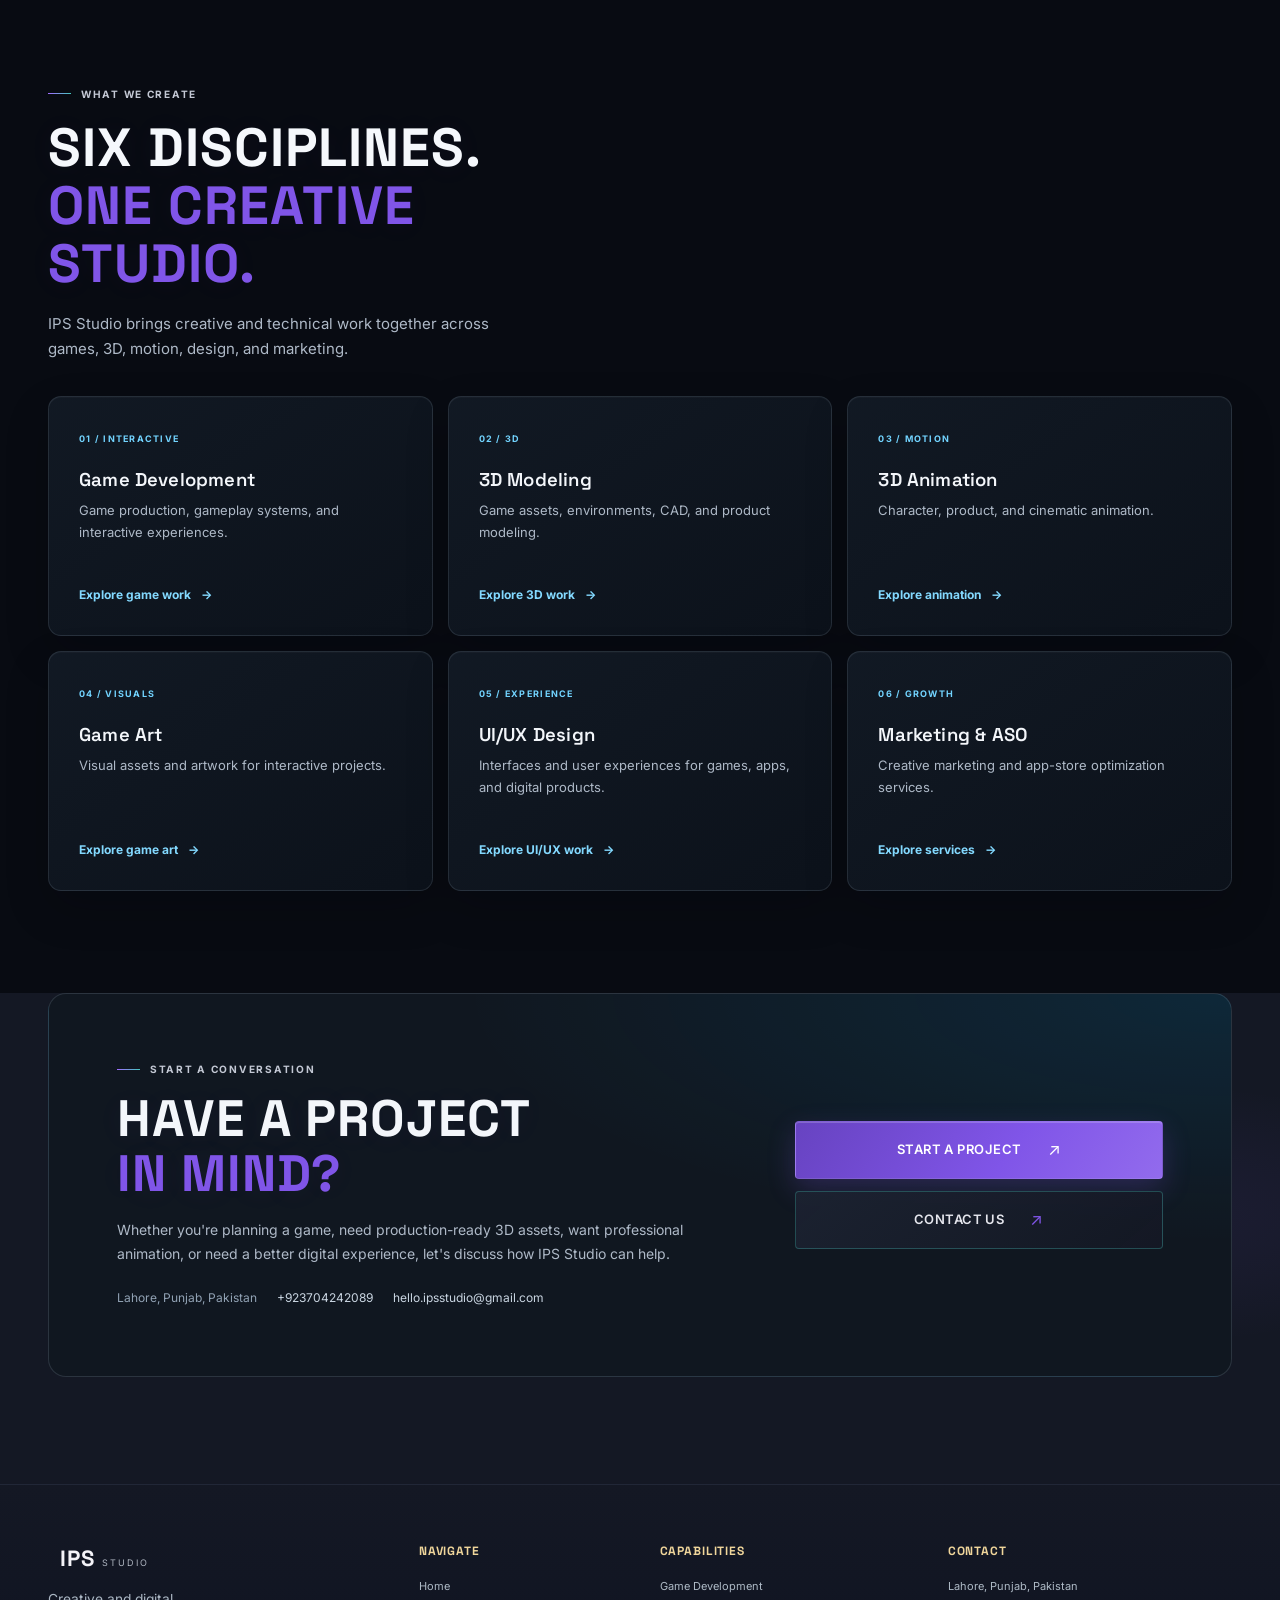
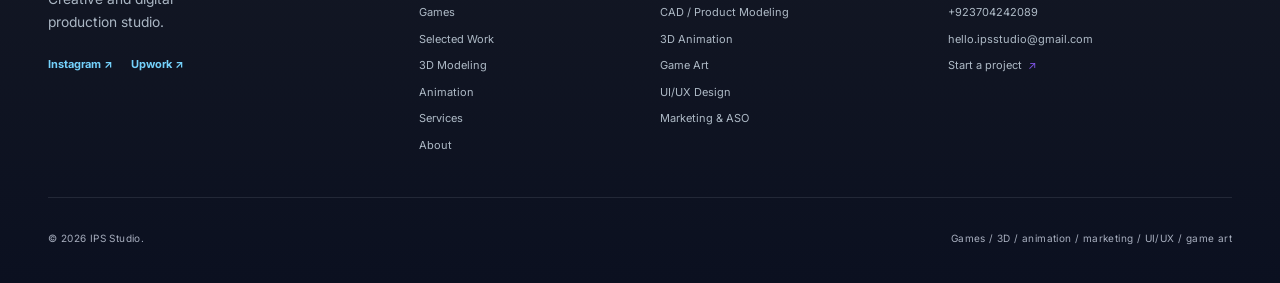
<file: about/index.html>
<!doctype html>
<html lang="en">
  <head>
    <meta charset="UTF-8" />
    <meta name="viewport" content="width=device-width, initial-scale=1.0" />
    <meta name="theme-color" content="#080b12" />
    <meta name="description" content="Meet IPS Studio, a multidisciplinary creative studio working across games, 3D modeling, animation, game art, UI/UX, and app marketing." />
    <title>About IPS Studio | Creative Design &amp; Digital Experiences</title>
    <link rel="icon" type="image/svg+xml" href="../assets/images/favicon.svg" />
    <link rel="preconnect" href="https://fonts.googleapis.com" />
    <link rel="preconnect" href="https://fonts.gstatic.com" crossorigin />
    <link href="https://fonts.googleapis.com/css2?family=Inter:wght@400;500;600;700&family=Space+Grotesk:wght@400;500;600;700&display=swap" rel="stylesheet" />
    <link rel="stylesheet" href="../styles.css" />
    <script src="../assets/js/site.js" defer></script>
    <script src="../assets/js/team.js" defer></script>
  </head>
  <body data-page="about">
    <a class="skip-link" href="#main">Skip to content</a>
    <header class="site-header" id="site-header">
      <div class="container header__inner">
        <a class="brand" href="../index.html#home" aria-label="IPS Studio home">
          <span class="brand__mark" aria-hidden="true"><span></span><span></span><span></span><span></span></span>
          <span class="brand__wordmark"><strong>IPS</strong><small>STUDIO</small></span>
        </a>
        <nav class="main-nav" id="main-nav" aria-label="Main navigation">
          <a href="../index.html#home" data-page-link="home">HOME</a>
          <a href="../games/index.html" data-page-link="games">GAMES</a>
          <a href="../3d-modeling/index.html" data-page-link="modeling">3D MODELING</a>
          <a href="../animation/index.html" data-page-link="animation">ANIMATION</a>
          <a href="../services/index.html" data-page-link="services">SERVICES</a>
          <a href="../about/index.html" data-page-link="about">ABOUT</a>
          <a class="button button--small button--outline nav-cta" href="../index.html#contact">START A PROJECT <span aria-hidden="true">&#8594;</span></a>
        </nav>
        <button class="menu-toggle" type="button" aria-label="Open navigation menu" aria-controls="main-nav" aria-expanded="false"><span></span><span></span></button>
      </div>
    </header>

    <main id="main" class="about-main">
      <section class="about-hero" id="about-hero" aria-labelledby="about-page-title">
        <div class="container about-hero__layout">
          <div class="about-hero__copy reveal">
            <p class="eyebrow"><span class="eyebrow-dot"></span> About IPS Studio</p>
            <h1 id="about-page-title" class="about-hero__title">WE TURN CREATIVE IDEAS <span>INTO DIGITAL EXPERIENCES.</span></h1>
            <p class="about-hero__lead">IPS Studio is a multidisciplinary creative studio working across game development, 3D modeling, 3D animation, game art, UI/UX design, and app marketing. We bring creative thinking and technical production together to build engaging games, detailed 3D assets, compelling animation, and intuitive digital experiences.</p>
            <div class="about-hero__actions">
              <a class="button button--primary" href="#about-capabilities">Explore our disciplines <span aria-hidden="true">&#8595;</span></a>
              <a class="text-link" href="#about-team">Meet our team <span aria-hidden="true">&#8595;</span></a>
            </div>
          </div>
          <div class="about-hero__visual reveal" role="group" aria-label="IPS Studio team portraits">
            <figure class="about-hero__portrait about-hero__portrait--lead"><img src="../assets/team/source/team-ceo.webp" alt="Hafeez, Cofounder and CEO" decoding="async" /></figure>
            <figure class="about-hero__portrait about-hero__portrait--upper"><img src="../assets/team/source/team-aso.png" alt="Umair Afzal, Cofounder and CTO" decoding="async" /></figure>
            <figure class="about-hero__portrait about-hero__portrait--lower"><img src="../assets/team/source/team-web-dev.png" alt="Muzamil Fareed, Web Developer" decoding="async" /></figure>
            <span class="about-hero__stamp">EIGHT CREATIVE MINDS<br />ONE CONNECTED STUDIO</span>
          </div>
        </div>
      </section>

      <section class="about-values section-pad" id="about-values" aria-labelledby="about-values-title">
        <div class="container">
          <div class="about-section-heading about-section-heading--compact reveal">
            <p class="eyebrow"><span class="eyebrow-dash"></span> How we work</p>
            <h2 class="about-section__title" id="about-values-title">OUR STUDIO <em>VALUES.</em></h2>
            <p>Clear principles guide the creative and technical work we make with our clients.</p>
          </div>
          <div class="about-values-grid">
            <article class="about-value reveal" style="--reveal-delay: 0ms"><span>01</span><h3>Creative Quality</h3><p>We focus on thoughtful design, polished execution, and attention to detail across every project.</p></article>
            <article class="about-value reveal" style="--reveal-delay: 45ms"><span>02</span><h3>Collaboration</h3><p>We work with clients to understand their goals, communicate clearly, and develop solutions together.</p></article>
            <article class="about-value reveal" style="--reveal-delay: 90ms"><span>03</span><h3>Craft &amp; Technology</h3><p>We combine creative direction with practical technical skills across games, 3D production, animation, and digital design.</p></article>
            <article class="about-value reveal" style="--reveal-delay: 135ms"><span>04</span><h3>Continuous Improvement</h3><p>We refine our process, learn from each project, and aim to deliver better experiences with every iteration.</p></article>
          </div>
        </div>
      </section>

      <section class="about-team section-pad" id="about-team" aria-labelledby="about-team-title">
        <div class="container">
          <div class="section-heading section-heading--split team-section__heading reveal">
            <div><p class="eyebrow"><span class="eyebrow-dash"></span> The people behind the studio</p><h2 class="about-section__title team-section__title" id="about-team-title"><span class="team-heading__word">MEET</span> <span class="team-heading__word">OUR</span> <em class="team-heading__word">TEAM.</em></h2></div>
            <div class="section-heading__aside"><p>Eight teammates bringing leadership, development, design, art, search, and quality expertise to the work.</p></div>
          </div>
          <div class="team-grid about-team__grid" data-team-grid role="list" aria-label="IPS Studio team"></div>
        </div>
      </section>

      <section class="about-work section-pad" id="about-work" aria-labelledby="about-work-title">
        <div class="container about-work__layout">
          <div class="about-work__copy reveal">
            <p class="eyebrow"><span class="eyebrow-dash"></span> Selected studio work</p>
            <h2 class="about-section__title" id="about-work-title">OUR <em>CREATIVE WORLD.</em></h2>
            <p class="about-intro__lead">A closer look at genuine IPS Studio work across interactive games, 3D modeling, and product animation.</p>
          </div>
          <div class="about-work__gallery" aria-label="Selected IPS Studio work">
            <figure class="about-work__media reveal" style="--reveal-delay: 0ms"><img src="../assets/games/icons/com-ag-diy-clay-sculpting-game.png" alt="Clay sculpting game artwork from the IPS Studio game catalog" loading="lazy" decoding="async" /><figcaption><span>01 / GAME DEVELOPMENT</span><strong>Interactive games</strong></figcaption></figure>
            <figure class="about-work__media about-work__media--ring reveal" style="--reveal-delay: 60ms"><img src="../assets/cad/ring-models/organic-textured-jewelry-01.png" alt="Detailed ring model from the IPS Studio CAD portfolio" loading="lazy" decoding="async" /><figcaption><span>02 / 3D &amp; CAD</span><strong>Product modeling</strong></figcaption></figure>
            <figure class="about-work__media about-work__media--animation reveal" style="--reveal-delay: 120ms"><img src="../assets/animations/posters/headphones-pink.webp" alt="Pink headphone product render from the IPS Studio animation portfolio" loading="lazy" decoding="async" /><figcaption><span>03 / 3D ANIMATION</span><strong>Product motion</strong></figcaption></figure>
          </div>
        </div>
      </section>

      <section class="about-capabilities section-pad" id="about-capabilities" aria-labelledby="about-capabilities-title">
        <div class="container">
          <div class="about-section-heading reveal">
            <p class="eyebrow"><span class="eyebrow-dash"></span> What we create</p>
            <h2 class="about-section__title" id="about-capabilities-title">SIX DISCIPLINES.<br /><em>ONE CREATIVE STUDIO.</em></h2>
            <p>IPS Studio brings creative and technical work together across games, 3D, motion, design, and marketing.</p>
          </div>
          <div class="about-capability-grid">
            <article class="about-capability reveal" style="--reveal-delay: 0ms"><span>01 / INTERACTIVE</span><h3>Game Development</h3><p>Game production, gameplay systems, and interactive experiences.</p><a class="about-capability__link" href="../game-development/index.html">Explore game work <span aria-hidden="true">&#8594;</span></a></article>
            <article class="about-capability reveal" style="--reveal-delay: 45ms"><span>02 / 3D</span><h3>3D Modeling</h3><p>Game assets, environments, CAD, and product modeling.</p><a class="about-capability__link" href="../3d-modeling/index.html">Explore 3D work <span aria-hidden="true">&#8594;</span></a></article>
            <article class="about-capability reveal" style="--reveal-delay: 90ms"><span>03 / MOTION</span><h3>3D Animation</h3><p>Character, product, and cinematic animation.</p><a class="about-capability__link" href="../animation/index.html">Explore animation <span aria-hidden="true">&#8594;</span></a></article>
            <article class="about-capability reveal" style="--reveal-delay: 135ms"><span>04 / VISUALS</span><h3>Game Art</h3><p>Visual assets and artwork for interactive projects.</p><a class="about-capability__link" href="../portfolio.html?portfolio=game-art#portfolio">Explore game art <span aria-hidden="true">&#8594;</span></a></article>
            <article class="about-capability reveal" style="--reveal-delay: 180ms"><span>05 / EXPERIENCE</span><h3>UI/UX Design</h3><p>Interfaces and user experiences for games, apps, and digital products.</p><a class="about-capability__link" href="../portfolio.html?portfolio=ui-ux-design#portfolio">Explore UI/UX work <span aria-hidden="true">&#8594;</span></a></article>
            <article class="about-capability reveal" style="--reveal-delay: 225ms"><span>06 / GROWTH</span><h3>Marketing &amp; ASO</h3><p>Creative marketing and app-store optimization services.</p><a class="about-capability__link" href="../services/index.html">Explore services <span aria-hidden="true">&#8594;</span></a></article>
          </div>
        </div>
      </section>

      <section class="about-cta section-pad" aria-labelledby="about-cta-title">
        <div class="container about-cta__inner reveal">
          <div class="about-cta__copy">
            <p class="eyebrow"><span class="eyebrow-dash"></span> Start a conversation</p>
            <h2 id="about-cta-title">HAVE A PROJECT<br /><em>IN MIND?</em></h2>
            <p>Whether you're planning a game, need production-ready 3D assets, want professional animation, or need a better digital experience, let's discuss how IPS Studio can help.</p>
            <div class="about-cta__contacts"><span>Lahore, Punjab, Pakistan</span><a href="tel:+923704242089">+923704242089</a><a href="mailto:hello.ipsstudio@gmail.com">hello.ipsstudio@gmail.com</a></div>
          </div>
          <div class="about-cta__actions">
            <a class="button button--primary" href="../index.html#contact">START A PROJECT <span aria-hidden="true">&#8599;</span></a>
            <a class="button button--outline" href="mailto:hello.ipsstudio@gmail.com">CONTACT US <span aria-hidden="true">&#8599;</span></a>
          </div>
        </div>
      </section>
    </main>

    <footer class="site-footer">
      <div class="container footer__main">
        <div class="footer__brand"><a class="brand" href="../index.html#home" aria-label="IPS Studio home"><span class="brand__mark" aria-hidden="true"><span></span><span></span><span></span><span></span></span><span class="brand__wordmark"><strong>IPS</strong><small>STUDIO</small></span></a><p>Creative and digital<br />production studio.</p></div>
        <div class="footer__column"><h2>Navigate</h2><a href="../index.html#home">Home</a><a href="../games/index.html">Games</a><a href="../portfolio.html">Selected Work</a><a href="../animation/index.html">Animation</a><a href="../3d-modeling/index.html">3D Modeling</a><a href="../services/index.html">Services</a><a href="../about/index.html">About</a><a href="../portfolio.html?portfolio=ui-ux-design#portfolio">UI/UX Design</a><a href="../index.html#contact">Contact</a></div>
      </div>
      <div class="container footer__bottom"><span>&#169; <span id="current-year">2026</span> IPS Studio.</span><span>Games / 3D / animation / marketing / UI/UX / game art</span></div>
    </footer>
  </body>
</html>
</file>
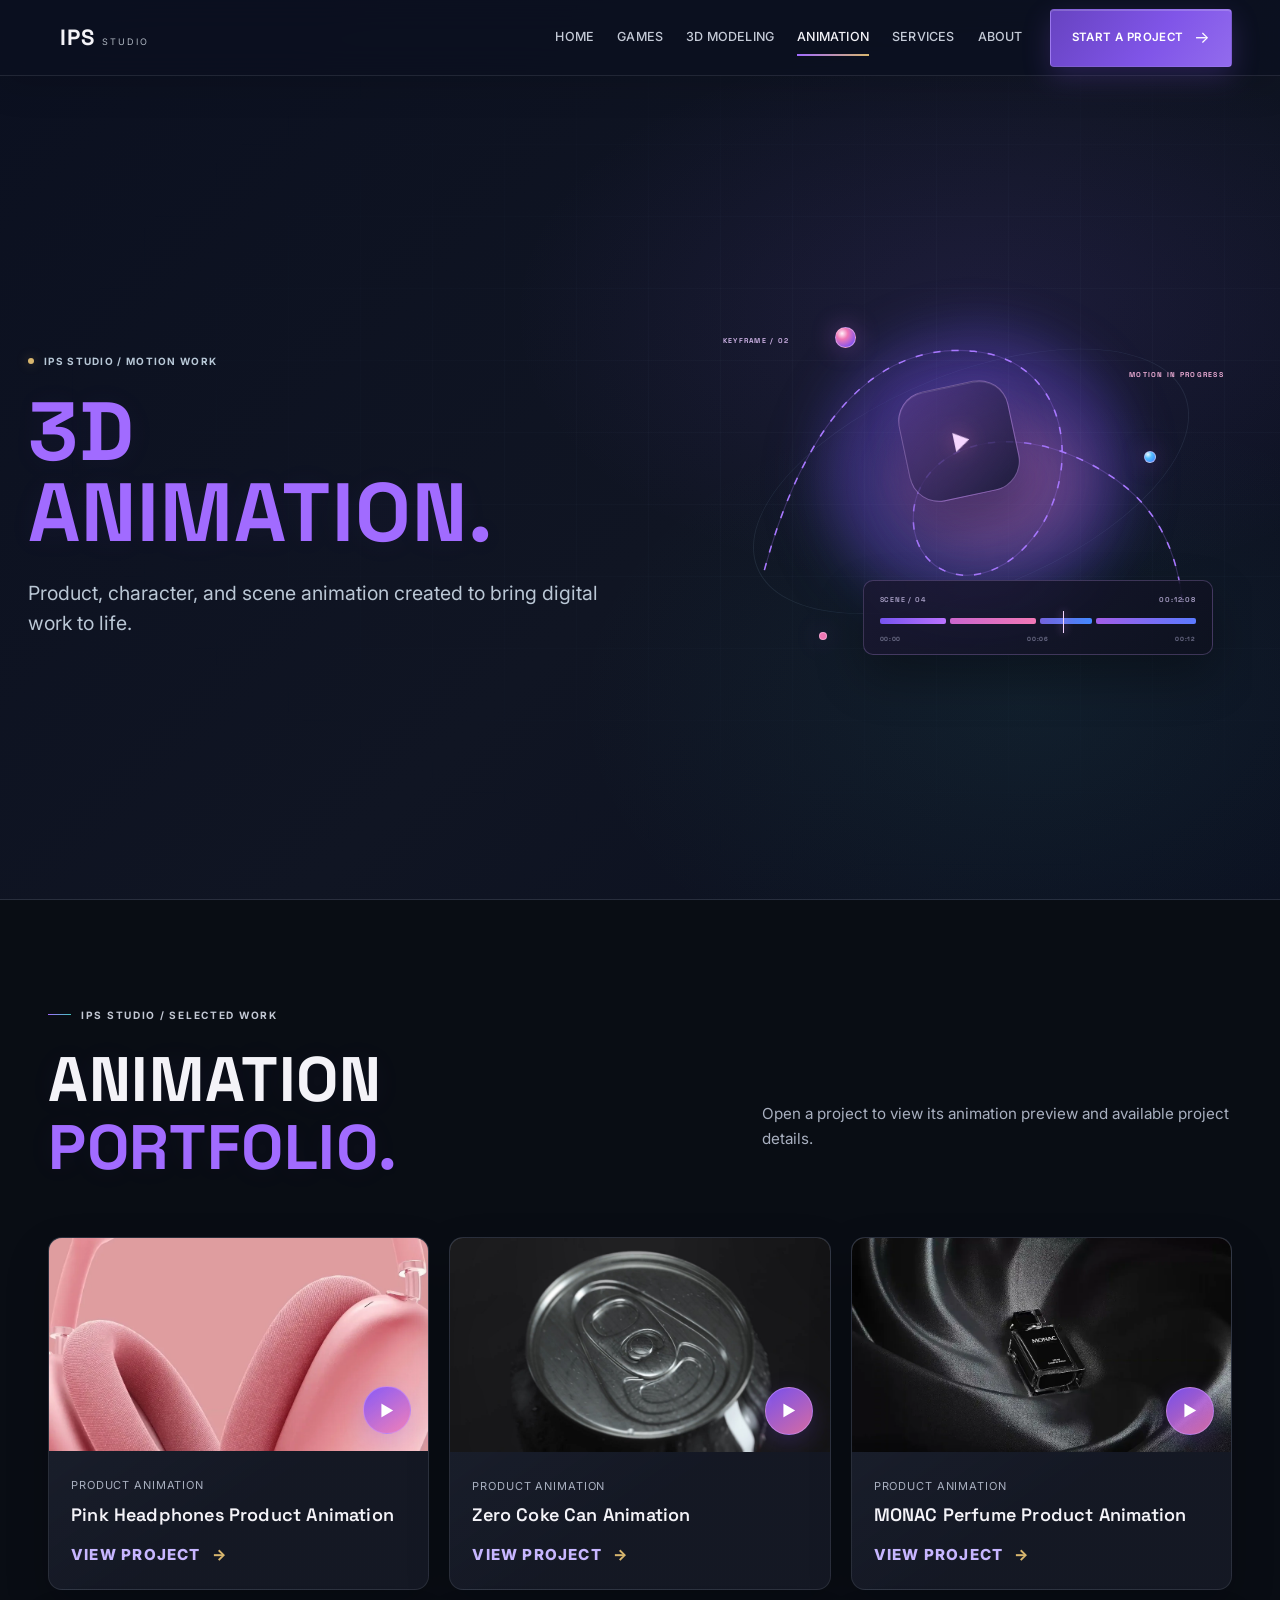
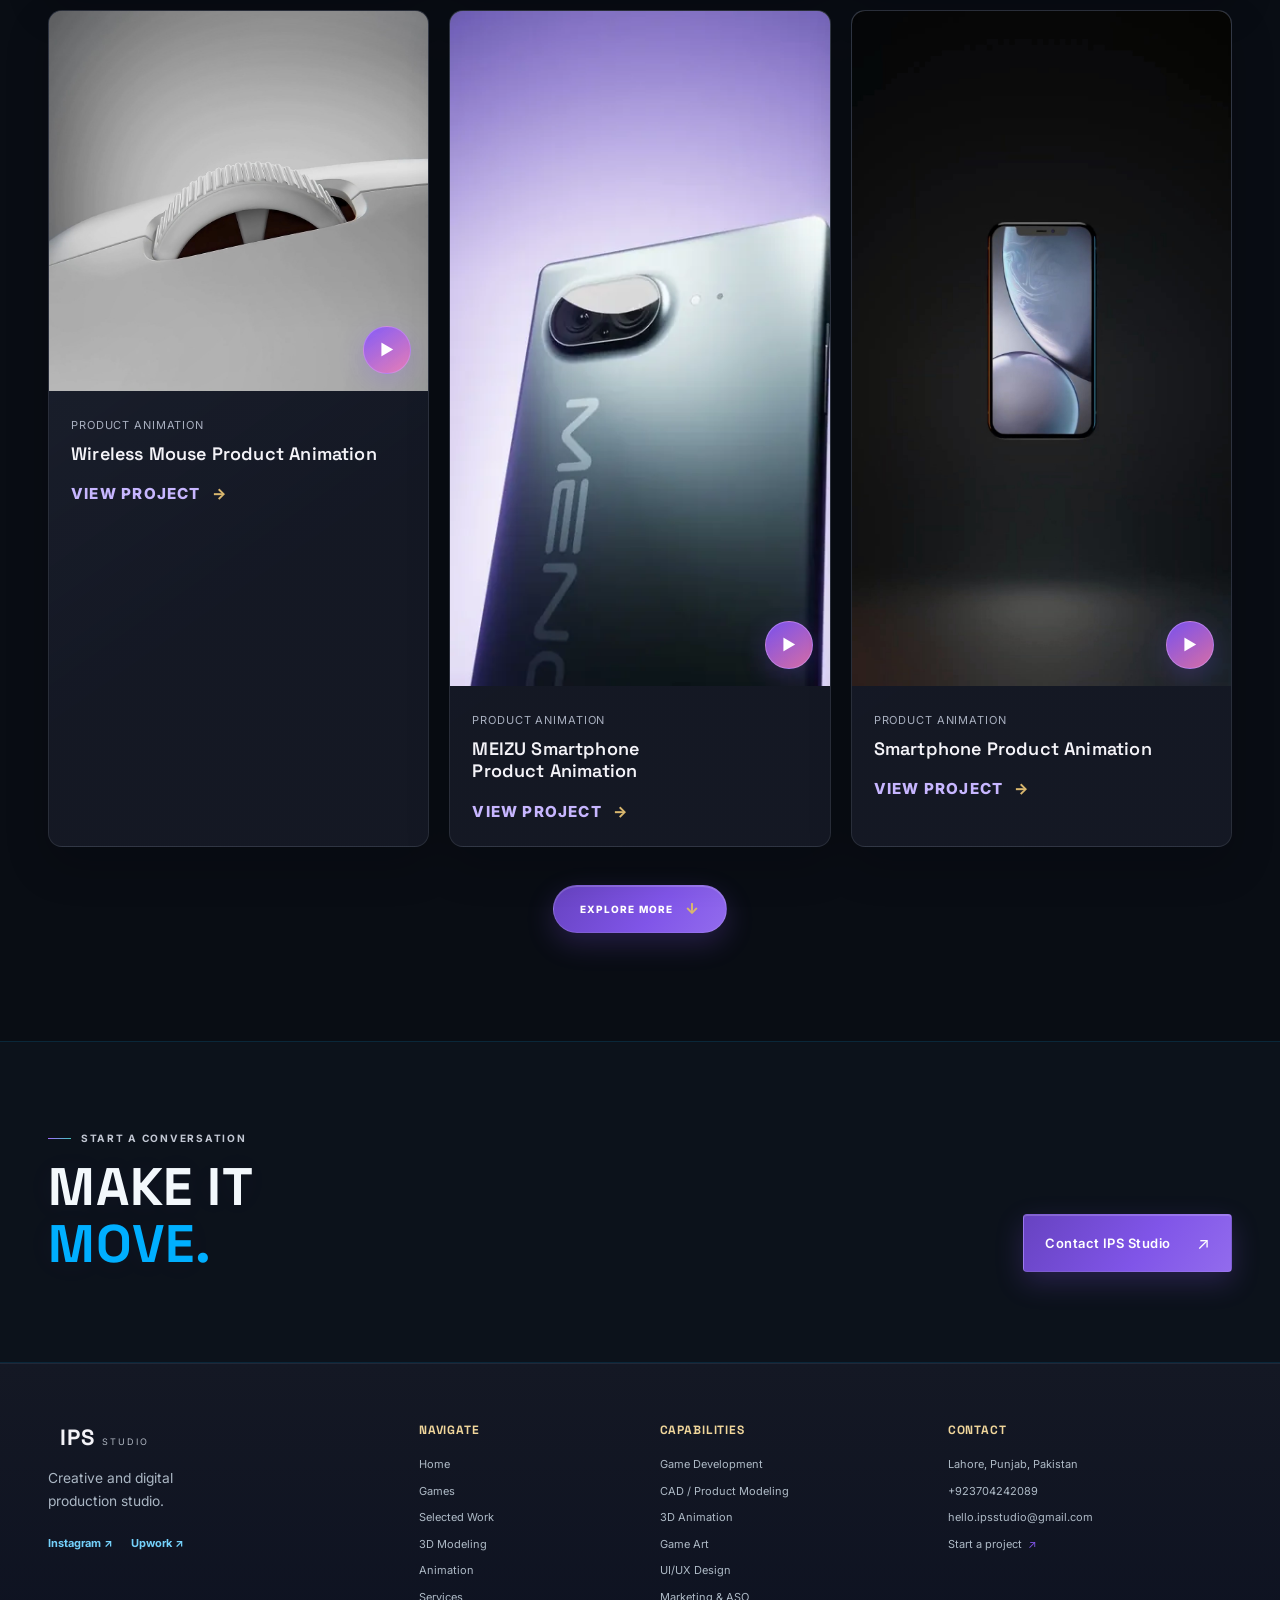
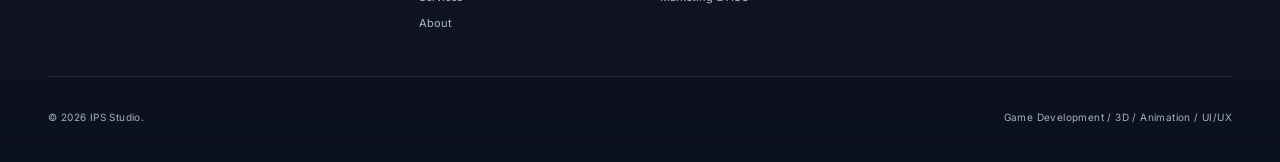
<file: animation/index.html>
<!doctype html>
<html lang="en"><head>
  <meta charset="UTF-8" /><meta name="viewport" content="width=device-width, initial-scale=1.0" /><meta name="theme-color" content="#080b12" />
  <meta name="description" content="Explore IPS Studio 3D animation and product motion work." /><title>3D Animation | IPS Studio</title>
  <link rel="icon" type="image/svg+xml" href="../assets/images/favicon.svg" /><link rel="preconnect" href="https://fonts.googleapis.com" /><link rel="preconnect" href="https://fonts.gstatic.com" crossorigin />
  <link href="https://fonts.googleapis.com/css2?family=Inter:wght@400;500;600;700&family=Space+Grotesk:wght@400;500;600;700&display=swap" rel="stylesheet" /><link rel="stylesheet" href="../styles.css" />
  <script src="../assets/js/animations.js" defer></script><script src="../assets/js/site.js" defer></script><script src="../assets/js/projectModal.js" defer></script><script src="../assets/js/animationPage.js" defer></script><script src="../assets/js/expandProjects.js" defer></script>
</head><body data-page="animation"><a class="skip-link" href="#main">Skip to content</a>
  <header class="site-header" id="site-header"><div class="container header__inner"><a class="brand" href="../index.html#home" aria-label="IPS Studio home"><span class="brand__mark" aria-hidden="true"><span></span><span></span><span></span><span></span></span><span class="brand__wordmark"><strong>IPS</strong><small>STUDIO</small></span></a><nav class="main-nav" id="main-nav" aria-label="Main navigation">
          <a href="../index.html#home" data-page-link="home">HOME</a>
          <a href="../games/index.html" data-page-link="games">GAMES</a>
          <a href="../3d-modeling/index.html" data-page-link="modeling">3D MODELING</a>
          <a href="../animation/index.html" data-page-link="animation">ANIMATION</a>
          <a href="../services/index.html" data-page-link="services">SERVICES</a>
          <a href="../about/index.html" data-page-link="about">ABOUT</a>
          <a class="button button--small button--outline nav-cta" href="../index.html#contact">START A PROJECT <span aria-hidden="true">&#8594;</span></a>
        </nav><button class="menu-toggle" type="button" aria-label="Open navigation menu" aria-controls="main-nav" aria-expanded="false"><span></span><span></span></button></div></header>
  <main id="main"><section class="catalog-page-hero catalog-page-hero--animation"><div class="container catalog-page-hero__layout catalog-page-hero__layout--animation"><div class="catalog-page-hero__content"><p class="eyebrow reveal"><span class="eyebrow-dot"></span> IPS Studio / Motion Work</p><h1 class="reveal">3D <span>ANIMATION.</span></h1><p class="reveal">Product, character, and scene animation created to bring digital work to life.</p></div><div class="hero-art hero-art--animation reveal" aria-hidden="true">
    <span class="hero-art__halo hero-art__piece hero-art__halo--animation-one"></span><span class="hero-art__halo hero-art__piece hero-art__halo--animation-two"></span>
    <svg class="motion-art__path" viewBox="0 0 620 440" fill="none"><path d="M83 318c46-170 127-252 231-241 105 11 121 132 66 204-53 69-131 48-133-18-2-73 95-122 209-54 61 36 83 91 88 151"/><path class="motion-art__path-core" d="M83 318c46-170 127-252 231-241 105 11 121 132 66 204-53 69-131 48-133-18-2-73 95-122 209-54 61 36 83 91 88 151"/></svg>
    <span class="motion-art__orb motion-art__orb--one"></span><span class="motion-art__orb motion-art__orb--two"></span><span class="motion-art__orb motion-art__orb--three"></span>
    <div class="motion-art__play hero-art__piece"><svg viewBox="0 0 32 32"><path d="m11 7 14 9-14 9V7Z"/></svg></div>
    <div class="motion-art__timeline hero-art__piece"><div class="motion-art__timeline-head"><span>SCENE / 04</span><span>00:12:08</span></div><div class="motion-art__timeline-track"><i></i><i></i><i></i><i></i><b></b></div><div class="motion-art__timeline-ticks"><span>00:00</span><span>00:06</span><span>00:12</span></div></div>
    <span class="motion-art__label motion-art__label--one hero-art__piece">KEYFRAME / 02</span><span class="motion-art__label motion-art__label--two hero-art__piece">MOTION IN PROGRESS</span>
  </div></div></section>
    <section class="animation-page section-pad" aria-labelledby="animation-page-title"><div class="container"><div class="section-heading section-heading--split"><div><p class="eyebrow"><span class="eyebrow-dash"></span> IPS Studio / Selected Work</p><h2 class="section-title" id="animation-page-title">ANIMATION <em>PORTFOLIO.</em></h2></div><div class="section-heading__aside"><p>Open a project to view its animation preview and available project details.</p></div></div><div class="animation-page-grid" id="animation-page-grid" aria-label="3D animation projects"></div><button class="project-expansion-toggle" id="animation-page-expand" type="button" data-project-expansion aria-expanded="false" aria-controls="animation-page-grid" hidden><span data-expansion-label>Explore More</span><span class="project-expansion-toggle__arrow" aria-hidden="true">&#8595;</span></button></div></section>
    <section class="dev-page-cta"><div class="container dev-page-cta__inner"><div><p class="eyebrow"><span class="eyebrow-dash"></span> Start a conversation</p><h2>MAKE IT<br /><em>MOVE.</em></h2></div><a class="button button--primary" href="../index.html#contact">Contact IPS Studio <span aria-hidden="true">&#8599;</span></a></div></section></main>
  <footer class="site-footer"><div class="container footer__main"><div class="footer__brand"><a class="brand" href="../index.html#home" aria-label="IPS Studio home"><span class="brand__mark" aria-hidden="true"><span></span><span></span><span></span><span></span></span><span class="brand__wordmark"><strong>IPS</strong><small>STUDIO</small></span></a><p>Creative and digital<br />production studio.</p></div><div class="footer__column"><h2>Navigate</h2><a href="../index.html#home">Home</a><a href="../games/index.html">Games</a><a href="../portfolio.html">Selected Work</a><a href="../animation/index.html">Animation</a><a href="../services/index.html">Services</a><a href="../about/index.html">About</a><a href="../portfolio.html?portfolio=ui-ux-design#portfolio">UI/UX Design</a></div></div><div class="container footer__bottom"><span>&#169; <span id="current-year">2026</span> IPS Studio.</span><span>Game Development / 3D / Animation / UI/UX</span></div></footer>
</body></html>
</file>
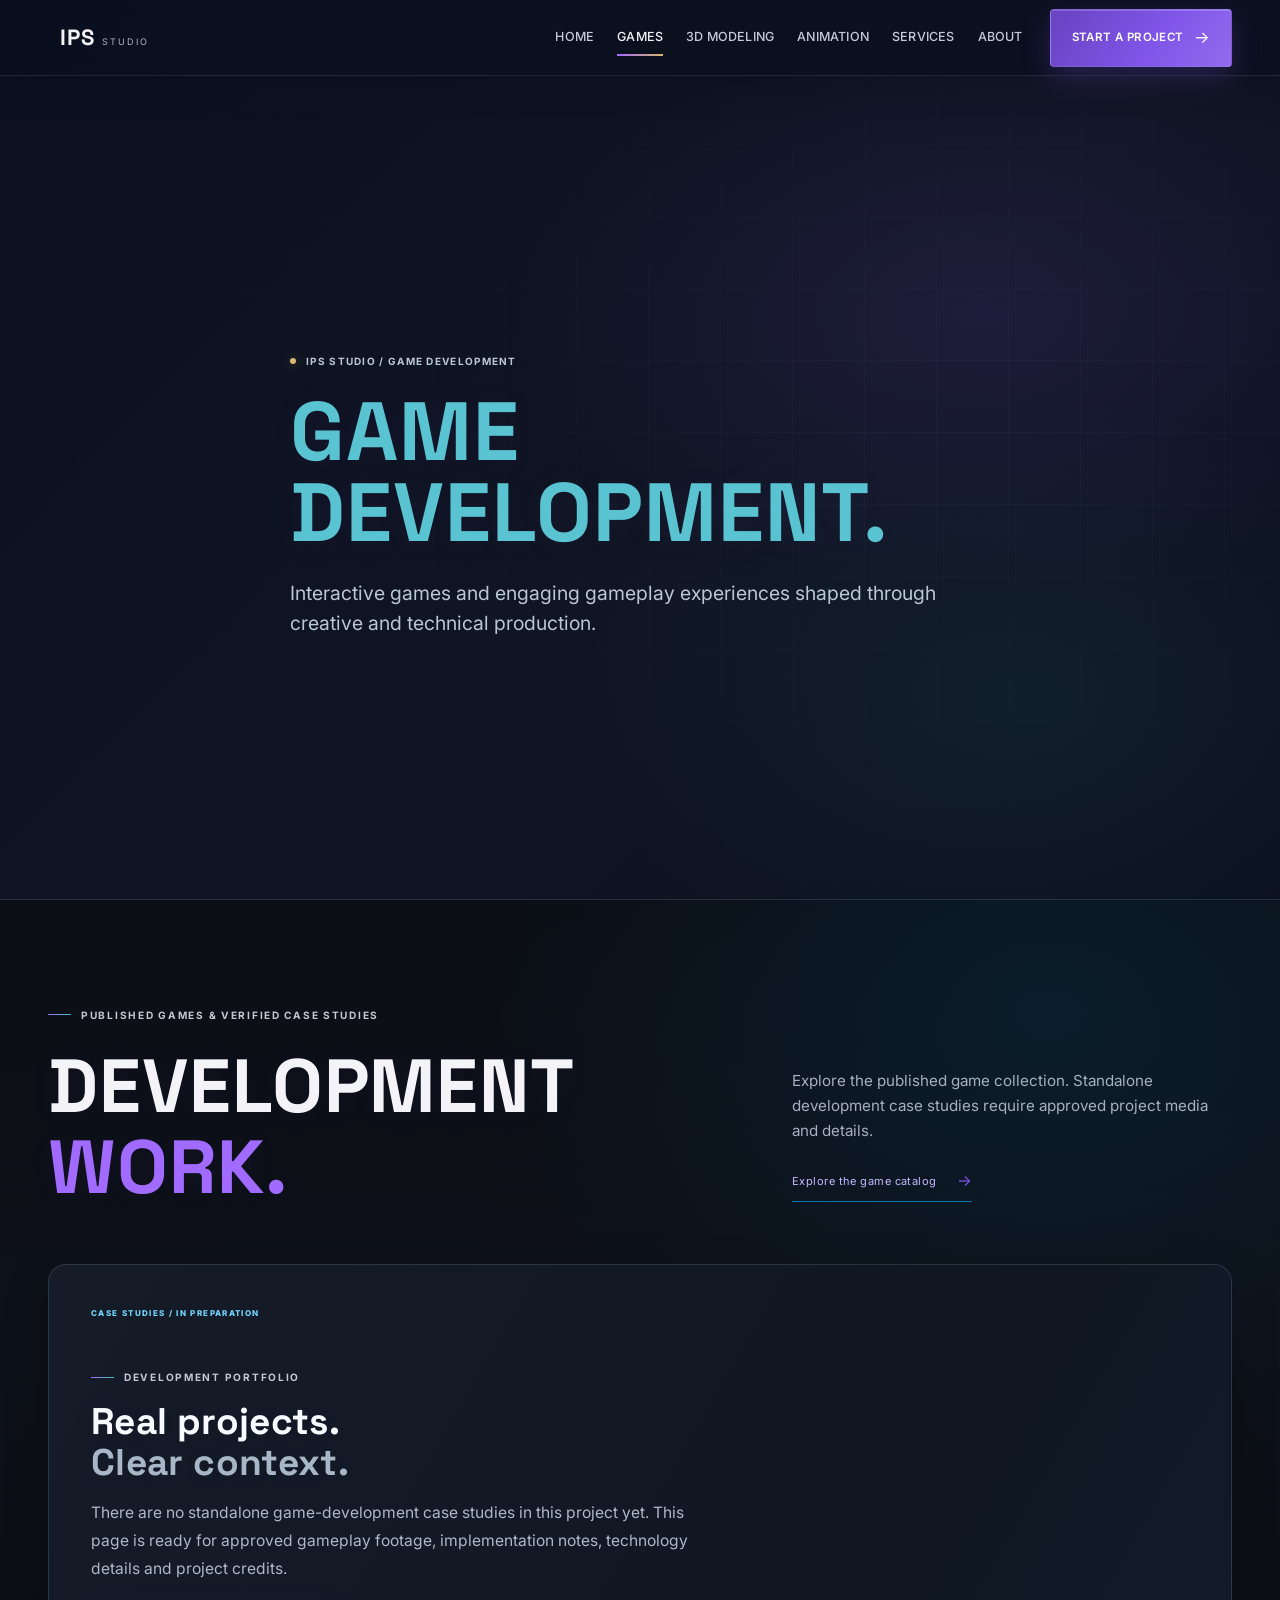
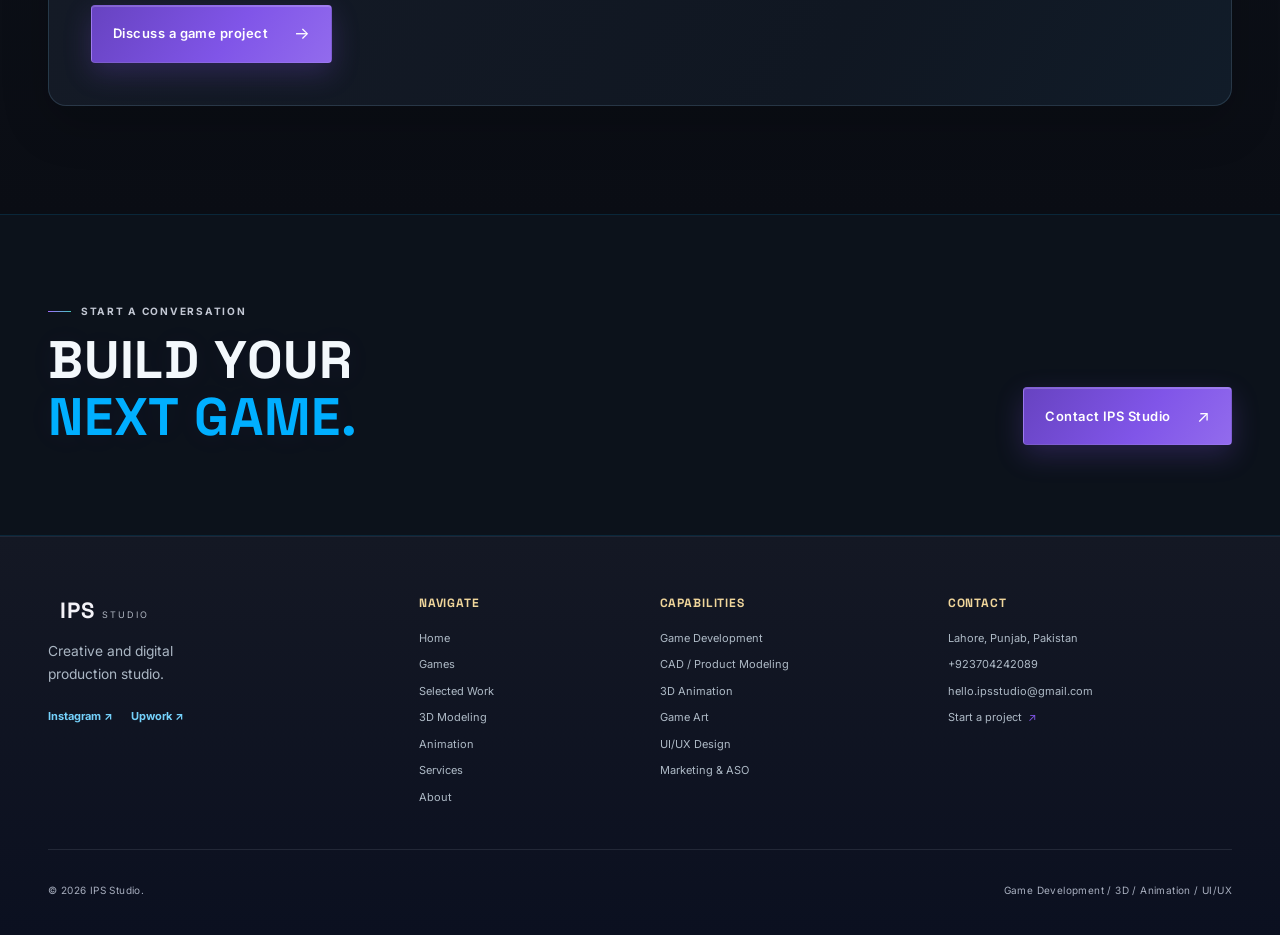
<file: game-development/index.html>
<!doctype html>
<html lang="en"><head>
  <meta charset="UTF-8" /><meta name="viewport" content="width=device-width, initial-scale=1.0" /><meta name="theme-color" content="#080b12" />
  <meta name="description" content="Explore IPS Studio game development work and verified project case studies." /><title>Game Development | IPS Studio</title>
  <link rel="icon" type="image/svg+xml" href="../assets/images/favicon.svg" /><link rel="preconnect" href="https://fonts.googleapis.com" /><link rel="preconnect" href="https://fonts.gstatic.com" crossorigin />
  <link href="https://fonts.googleapis.com/css2?family=Inter:wght@400;500;600;700&family=Space+Grotesk:wght@400;500;600;700&display=swap" rel="stylesheet" /><link rel="stylesheet" href="../styles.css" />
  <script src="../assets/js/gameDevelopment.js" defer></script><script src="../assets/js/site.js" defer></script><script src="../assets/js/gameDevelopmentPage.js" defer></script>
</head><body data-page="game-development"><a class="skip-link" href="#main">Skip to content</a>
  <header class="site-header" id="site-header"><div class="container header__inner"><a class="brand" href="../index.html#home" aria-label="IPS Studio home"><span class="brand__mark" aria-hidden="true"><span></span><span></span><span></span><span></span></span><span class="brand__wordmark"><strong>IPS</strong><small>STUDIO</small></span></a><nav class="main-nav" id="main-nav" aria-label="Main navigation">
          <a href="../index.html#home" data-page-link="home">HOME</a>
          <a href="../games/index.html" data-page-link="games">GAMES</a>
          <a href="../3d-modeling/index.html" data-page-link="modeling">3D MODELING</a>
          <a href="../animation/index.html" data-page-link="animation">ANIMATION</a>
          <a href="../services/index.html" data-page-link="services">SERVICES</a>
          <a href="../about/index.html" data-page-link="about">ABOUT</a>
          <a class="button button--small button--outline nav-cta" href="../index.html#contact">START A PROJECT <span aria-hidden="true">&#8594;</span></a>
        </nav><button class="menu-toggle" type="button" aria-label="Open navigation menu" aria-controls="main-nav" aria-expanded="false"><span></span><span></span></button></div></header>
  <main id="main"><section class="catalog-page-hero"><div class="container catalog-page-hero__content"><p class="eyebrow"><span class="eyebrow-dot"></span> IPS Studio / Game Development</p><h1>GAME <span>DEVELOPMENT.</span></h1><p>Interactive games and engaging gameplay experiences shaped through creative and technical production.</p></div></section>
    <section class="portfolio3d section-pad" aria-labelledby="game-development-title"><div class="container"><div class="section-heading section-heading--split"><div><p class="eyebrow"><span class="eyebrow-dash"></span> Published games &amp; verified case studies</p><h2 class="section-title" id="game-development-title">DEVELOPMENT <em>WORK.</em></h2></div><div class="section-heading__aside"><p>Explore the published game collection. Standalone development case studies require approved project media and details.</p><a class="text-link" href="../games/index.html">Explore the game catalog <span aria-hidden="true">&#8594;</span></a></div></div><div class="portfolio3d-grid game-development-page-grid" id="game-development-page-grid" aria-label="Game development case studies"></div></div></section>
    <section class="dev-page-cta"><div class="container dev-page-cta__inner"><div><p class="eyebrow"><span class="eyebrow-dash"></span> Start a conversation</p><h2>BUILD YOUR<br /><em>NEXT GAME.</em></h2></div><a class="button button--primary" href="../index.html#contact">Contact IPS Studio <span aria-hidden="true">&#8599;</span></a></div></section></main>
  <dialog class="dev-case-dialog" id="dev-case-dialog" aria-labelledby="dev-case-dialog-title"><div class="dev-case-dialog__shell"><button class="portfolio3d-dialog__close" type="button" aria-label="Close project details">&#215;</button><div id="dev-case-dialog-content"></div></div></dialog>
  <footer class="site-footer"><div class="container footer__main"><div class="footer__brand"><a class="brand" href="../index.html#home" aria-label="IPS Studio home"><span class="brand__mark" aria-hidden="true"><span></span><span></span><span></span><span></span></span><span class="brand__wordmark"><strong>IPS</strong><small>STUDIO</small></span></a><p>Creative and digital<br />production studio.</p></div><div class="footer__column"><h2>Navigate</h2><a href="../index.html#home">Home</a><a href="../games/index.html" data-page-link="game-development">Games</a><a href="../portfolio.html">Selected Work</a><a href="../animation/index.html">Animation</a><a href="../services/index.html">Services</a><a href="../about/index.html">About</a><a href="../portfolio.html?portfolio=ui-ux-design#portfolio">UI/UX Design</a></div></div><div class="container footer__bottom"><span>&#169; <span id="current-year">2026</span> IPS Studio.</span><span>Game Development / 3D / Animation / UI/UX</span></div></footer>
</body></html>
</file>
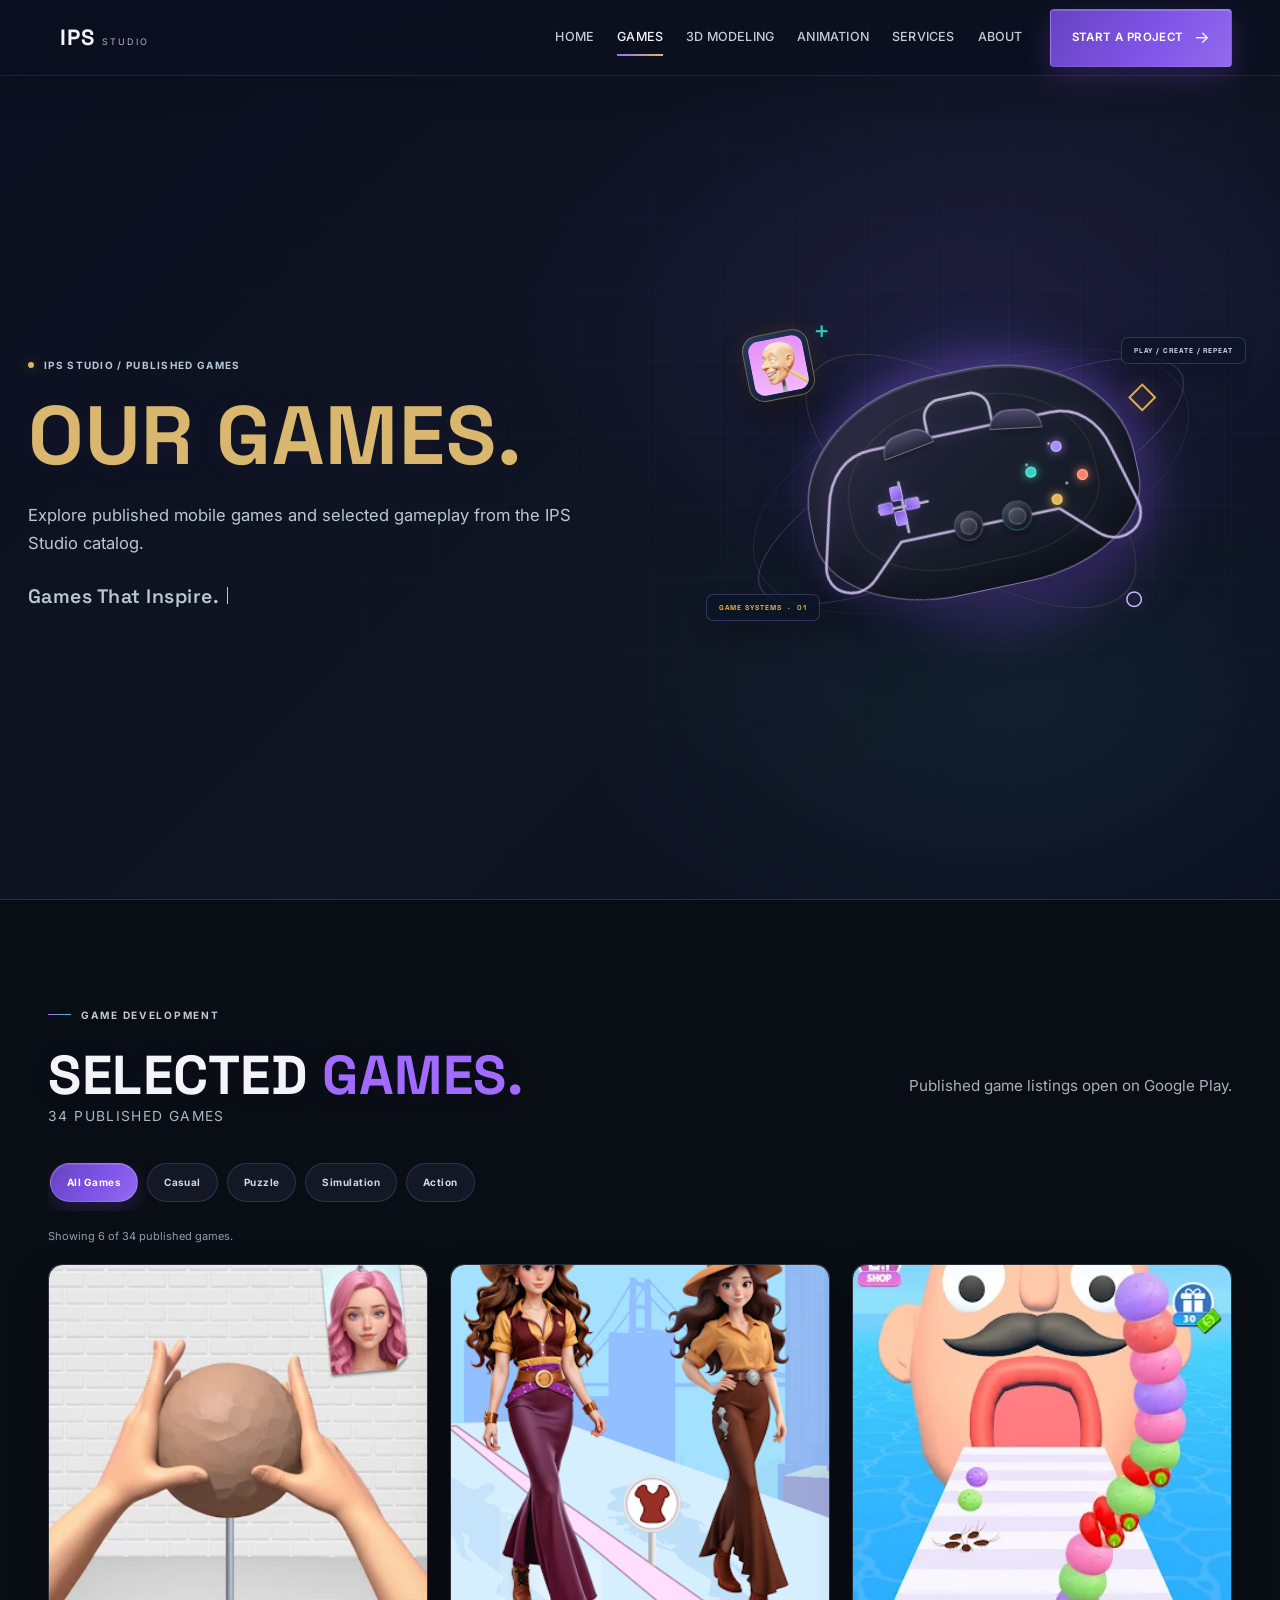
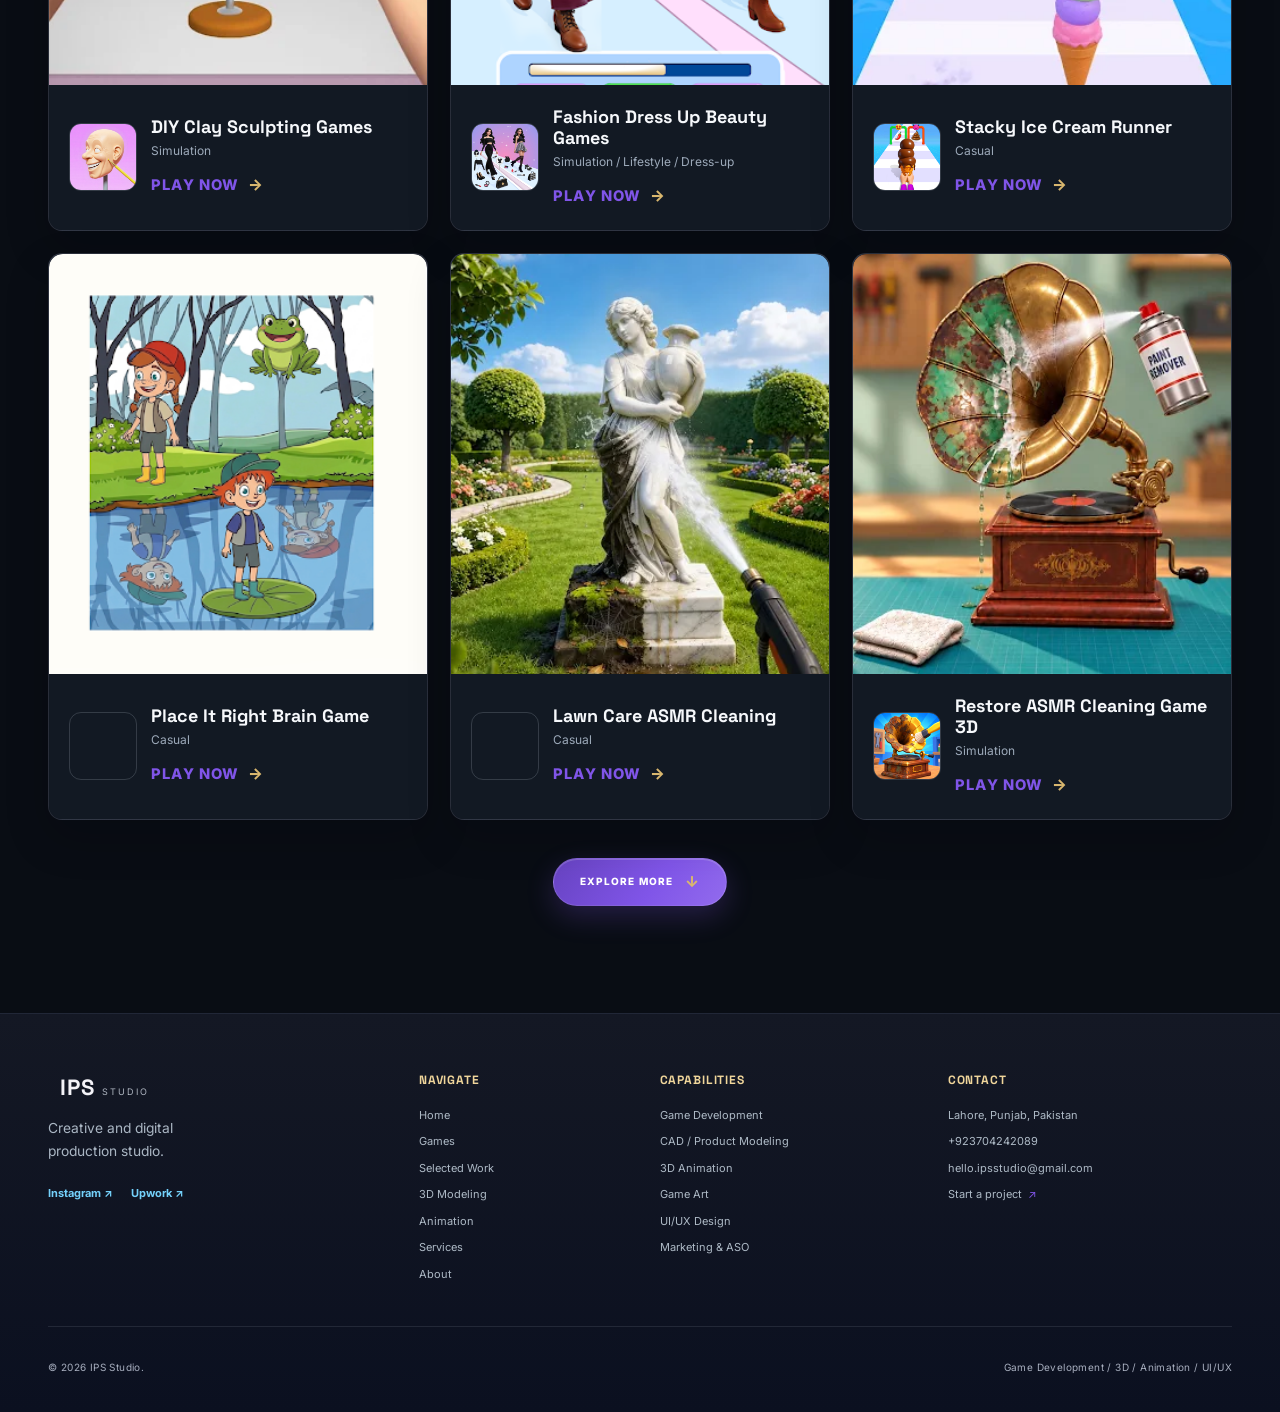
<file: games/index.html>
<!doctype html>
<html lang="en"><head>
  <meta charset="UTF-8" /><meta name="viewport" content="width=device-width, initial-scale=1.0" /><meta name="theme-color" content="#080b12" />
  <meta name="description" content="Explore the published mobile game catalog from IPS Studio." /><title>Games | IPS Studio</title>
  <link rel="icon" type="image/svg+xml" href="../assets/images/favicon.svg" /><link rel="preconnect" href="https://fonts.googleapis.com" /><link rel="preconnect" href="https://fonts.gstatic.com" crossorigin />
  <link href="https://fonts.googleapis.com/css2?family=Inter:wght@400;500;600;700&family=Space+Grotesk:wght@400;500;600;700&display=swap" rel="stylesheet" /><link rel="stylesheet" href="../styles.css" />
  <script src="../assets/js/games.js" defer></script><script src="../assets/js/gameCards.js" defer></script><script src="../assets/js/site.js" defer></script><script src="../assets/js/gamesPage.js" defer></script><script src="../assets/js/expandProjects.js" defer></script><script src="../assets/js/premiumMotion.js" defer></script>
</head><body data-page="games"><a class="skip-link" href="#main">Skip to content</a>
  <header class="site-header" id="site-header"><div class="container header__inner"><a class="brand" href="../index.html#home" aria-label="IPS Studio home"><span class="brand__mark" aria-hidden="true"><span></span><span></span><span></span><span></span></span><span class="brand__wordmark"><strong>IPS</strong><small>STUDIO</small></span></a><nav class="main-nav" id="main-nav" aria-label="Main navigation">
          <a href="../index.html#home" data-page-link="home">HOME</a>
          <a href="../games/index.html" data-page-link="games">GAMES</a>
          <a href="../3d-modeling/index.html" data-page-link="modeling">3D MODELING</a>
          <a href="../animation/index.html" data-page-link="animation">ANIMATION</a>
          <a href="../services/index.html" data-page-link="services">SERVICES</a>
          <a href="../about/index.html" data-page-link="about">ABOUT</a>
          <a class="button button--small button--outline nav-cta" href="../index.html#contact">START A PROJECT <span aria-hidden="true">&#8594;</span></a>
        </nav><button class="menu-toggle" type="button" aria-label="Open navigation menu" aria-controls="main-nav" aria-expanded="false"><span></span><span></span></button></div></header>
  <main id="main"><section class="catalog-page-hero catalog-page-hero--games"><div class="container catalog-page-hero__layout catalog-page-hero__layout--games"><div class="catalog-page-hero__content"><p class="eyebrow reveal"><span class="eyebrow-dot"></span> IPS Studio / Published Games</p><h1 class="reveal">OUR <span>GAMES.</span></h1><p class="reveal">Explore published mobile games and selected gameplay from the IPS Studio catalog.</p><p class="games-page__typewriter reveal"><span data-typewriter data-typewriter-start="3" aria-label="Games That Inspire.">Games That Inspire.</span><span class="typewriter__cursor" aria-hidden="true"></span></p></div><div class="hero-art hero-art--games reveal" aria-hidden="true">
    <span class="hero-art__halo hero-art__piece hero-art__halo--games-one"></span><span class="hero-art__halo hero-art__piece hero-art__halo--games-two"></span>
    <span class="games-art__orbit games-art__orbit--one"></span><span class="games-art__orbit games-art__orbit--two"></span>
    <div class="games-art__controller hero-art__piece"><svg viewBox="0 0 240 160" fill="none"><path d="M53 43h134c19 0 33 13 38 34l11 42c5 20-18 31-33 17l-24-23H61l-24 23c-15 14-38 3-33-17l11-42c5-21 19-34 38-34Z"/><path d="M68 70v37M50 88h36M162 77h.1M188 96h.1M147 103h.1M181 65h.1"/><path d="M96 43V30c0-7 6-13 13-13h22c7 0 13 6 13 13v13"/></svg><span class="games-art__shoulder games-art__shoulder--left"></span><span class="games-art__shoulder games-art__shoulder--right"></span><span class="games-art__dpad"><i></i><i></i><i></i><i></i></span><span class="games-art__stick games-art__stick--left"><i></i></span><span class="games-art__stick games-art__stick--right"><i></i></span><span class="games-art__button games-art__button--a"></span><span class="games-art__button games-art__button--b"></span><span class="games-art__button games-art__button--c"></span><span class="games-art__button games-art__button--d"></span></div>
    <span class="games-art__symbol games-art__symbol--cross hero-art__piece">+</span><span class="games-art__symbol games-art__symbol--diamond hero-art__piece">◇</span><span class="games-art__symbol games-art__symbol--circle hero-art__piece">○</span>
    <span class="games-art__tag games-art__tag--one hero-art__piece">PLAY / CREATE / REPEAT</span><span class="games-art__tag games-art__tag--two hero-art__piece">GAME SYSTEMS&nbsp; · &nbsp;01</span>
    <div class="games-art__icon-tile hero-art__piece"><img src="../assets/games/icons/com-ag-diy-clay-sculpting-game.png" alt="" /></div>
  </div></div></section>
    <section class="games-page section-pad" aria-labelledby="games-page-title"><div class="container"><div class="section-heading section-heading--split games-page__heading"><div><p class="eyebrow"><span class="eyebrow-dash"></span> Game Development</p><h2 class="section-title" id="games-page-title">SELECTED <em>GAMES.</em></h2><p class="games-count" id="games-page-count"></p></div><div class="section-heading__aside"><p>Published game listings open on Google Play.</p></div></div><div class="games-page__filters" id="games-page-filters" role="group" aria-label="Filter published games"></div><p class="games-page__status" id="games-page-status" role="status" aria-live="polite"></p><div class="games-grid games-grid--catalog" id="games-page-grid" aria-label="Published games"></div><button class="project-expansion-toggle" id="games-page-expand" type="button" data-project-expansion aria-expanded="false" aria-controls="games-page-grid" hidden><span data-expansion-label>Explore More</span><span class="project-expansion-toggle__arrow" aria-hidden="true">&#8595;</span></button></div></section></main>
  <footer class="site-footer"><div class="container footer__main"><div class="footer__brand"><a class="brand" href="../index.html#home" aria-label="IPS Studio home"><span class="brand__mark" aria-hidden="true"><span></span><span></span><span></span><span></span></span><span class="brand__wordmark"><strong>IPS</strong><small>STUDIO</small></span></a><p>Creative and digital<br />production studio.</p></div><div class="footer__column"><h2>Navigate</h2><a href="../index.html#home">Home</a><a href="../games/index.html">Games</a><a href="../portfolio.html">Selected Work</a><a href="../animation/index.html">Animation</a><a href="../services/index.html">Services</a><a href="../about/index.html">About</a><a href="../portfolio.html?portfolio=ui-ux-design#portfolio">UI/UX Design</a></div></div><div class="container footer__bottom"><span>&#169; <span id="current-year">2026</span> IPS Studio.</span><span>Game Development / 3D / Animation / UI/UX</span></div></footer>
</body></html>
</file>
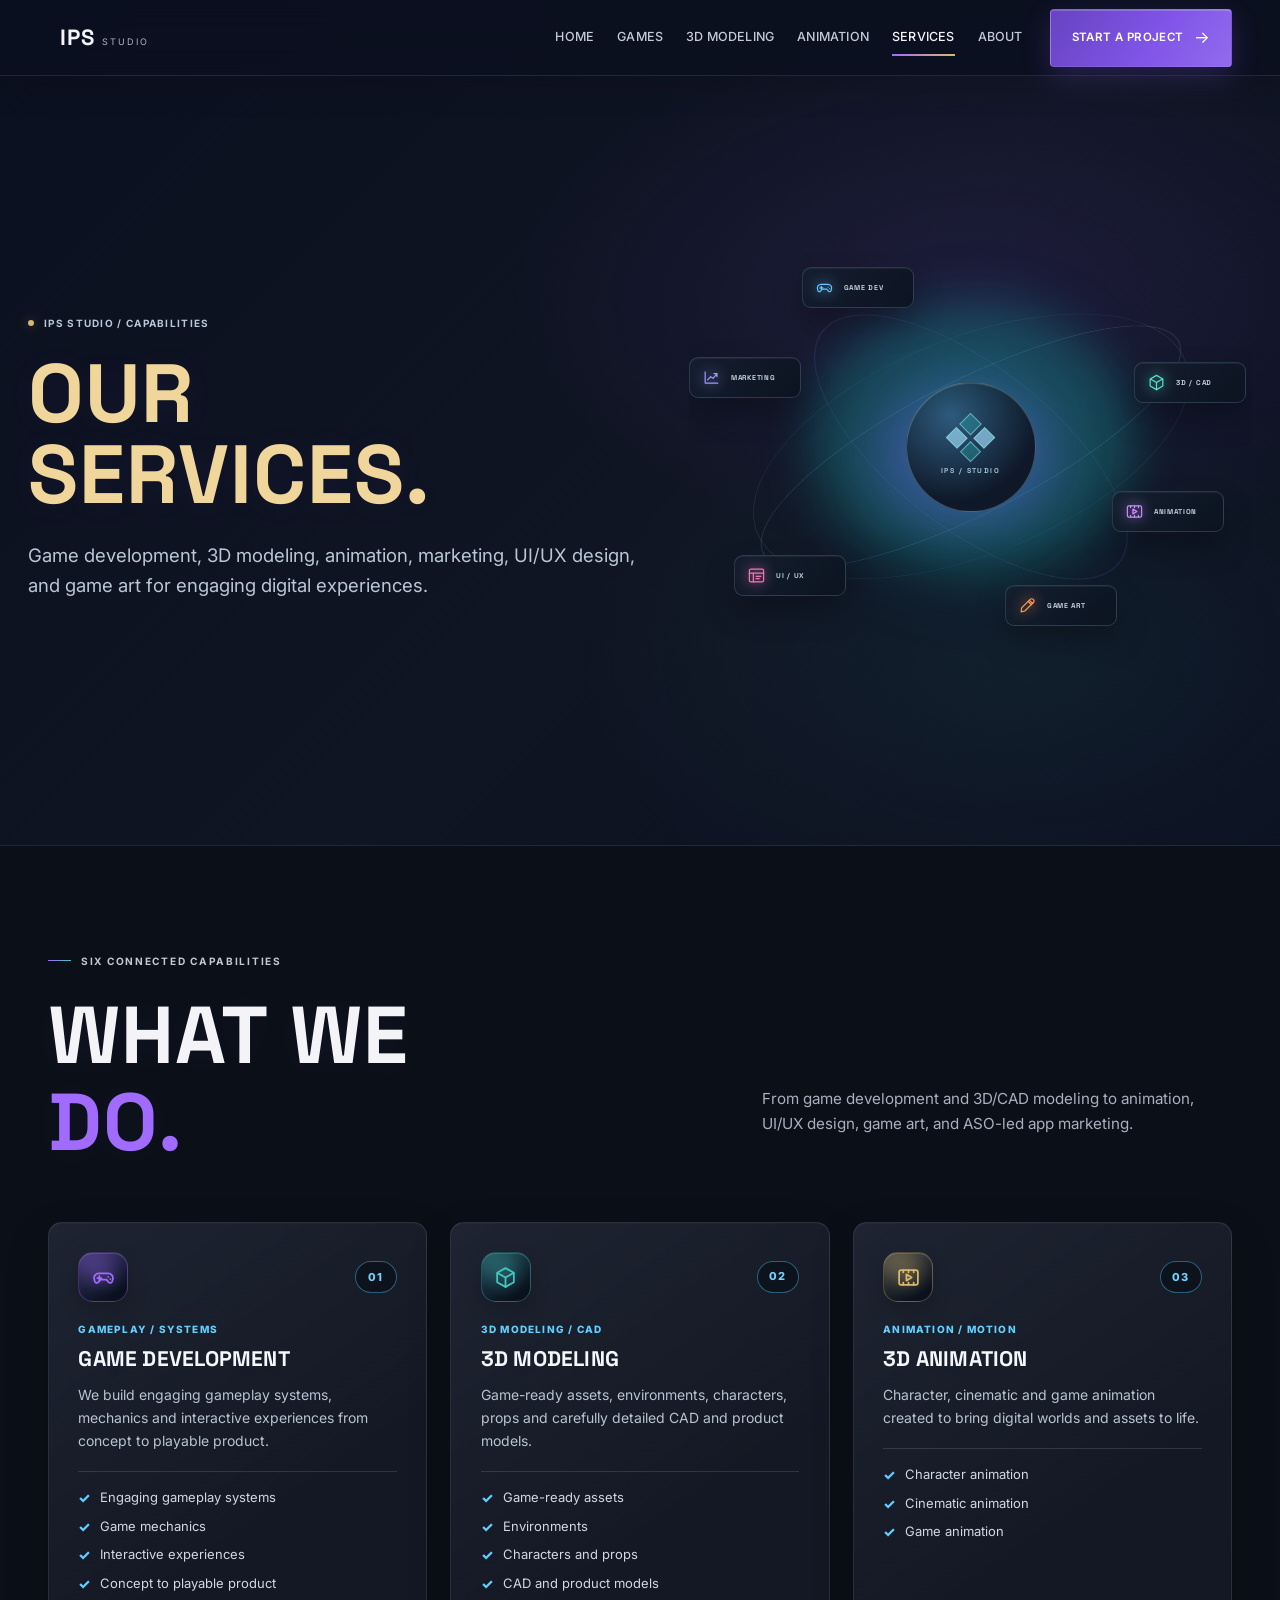
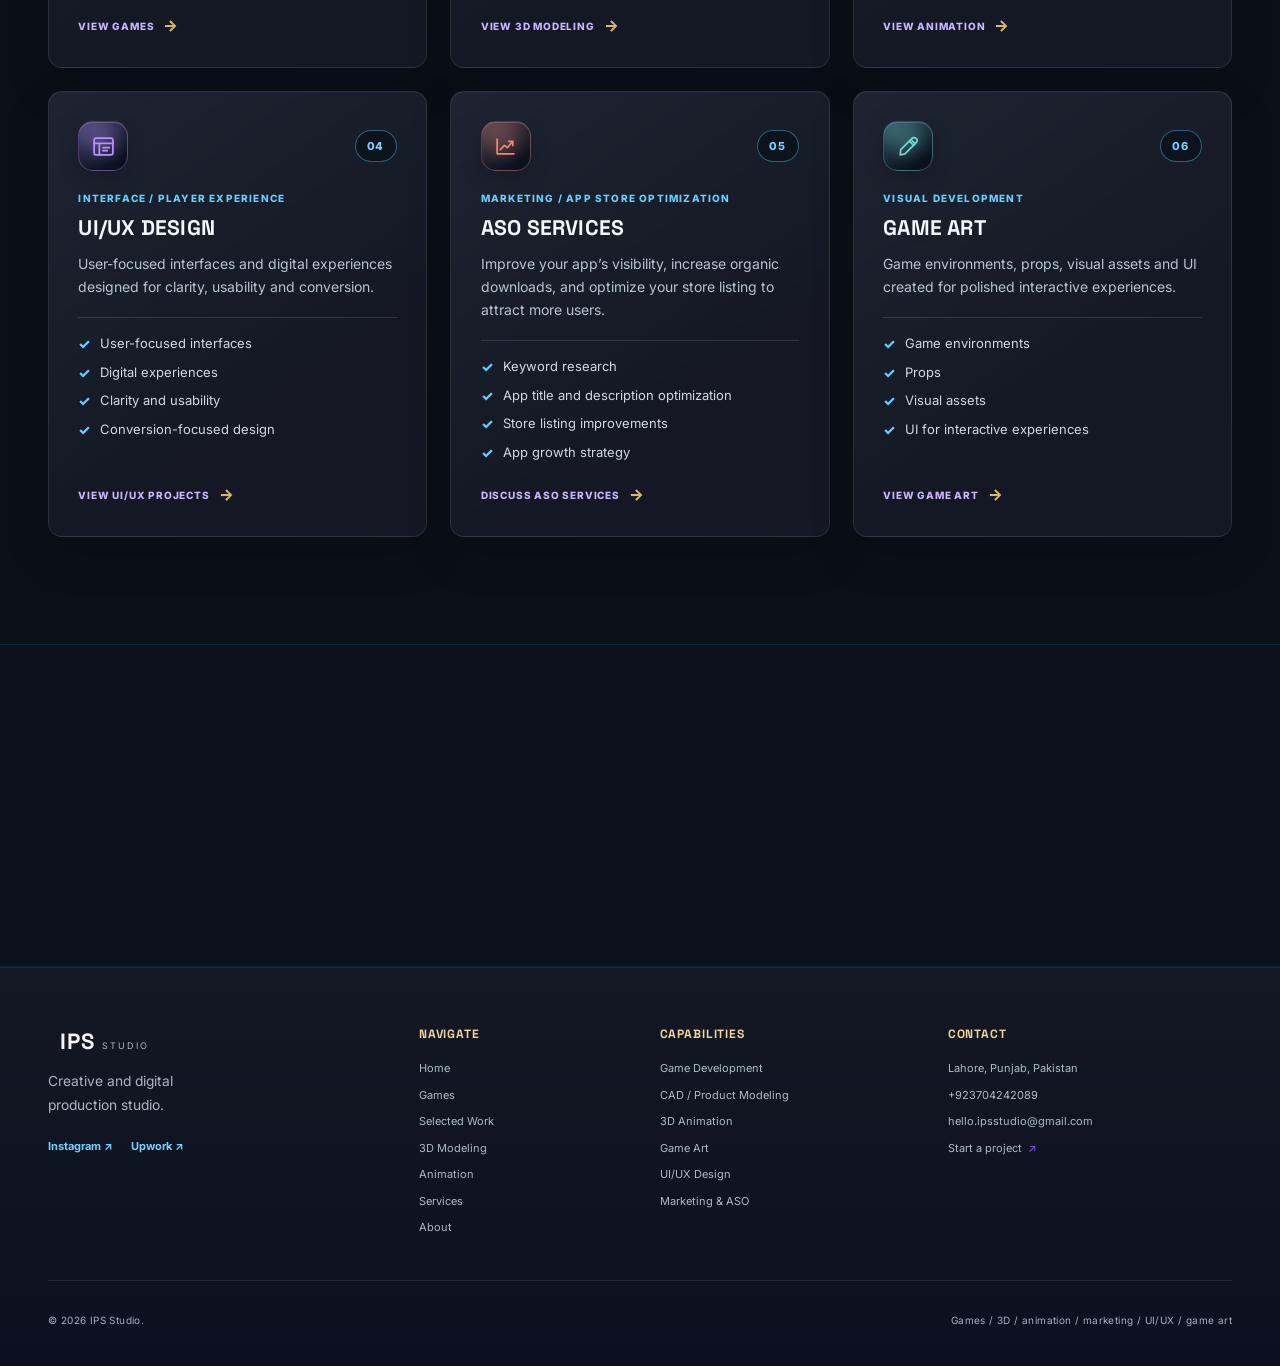
<file: services/index.html>
<!doctype html>
<html lang="en">
  <head>
    <meta charset="UTF-8" />
    <meta name="viewport" content="width=device-width, initial-scale=1.0" />
    <meta name="theme-color" content="#080b12" />
    <meta name="description" content="Game development, 3D modeling, 3D animation, marketing, UI/UX design, game art, CAD, and ASO services from IPS Studio." />
    <title>Services | IPS Studio</title>
    <link rel="icon" type="image/svg+xml" href="../assets/images/favicon.svg" />
    <link rel="preconnect" href="https://fonts.googleapis.com" /><link rel="preconnect" href="https://fonts.gstatic.com" crossorigin />
    <link href="https://fonts.googleapis.com/css2?family=Inter:wght@400;500;600;700&family=Space+Grotesk:wght@400;500;600;700&display=swap" rel="stylesheet" />
    <link rel="stylesheet" href="../styles.css" />
    <script src="../assets/js/services.js" defer></script><script src="../assets/js/site.js" defer></script><script src="../assets/js/servicesPage.js" defer></script>
  </head>
  <body class="services-page" data-page="services">
    <a class="skip-link" href="#main">Skip to content</a>
    <header class="site-header" id="site-header"><div class="container header__inner">
      <a class="brand" href="../index.html#home" aria-label="IPS Studio home"><span class="brand__mark" aria-hidden="true"><span></span><span></span><span></span><span></span></span><span class="brand__wordmark"><strong>IPS</strong><small>STUDIO</small></span></a>
      <nav class="main-nav" id="main-nav" aria-label="Main navigation">
          <a href="../index.html#home" data-page-link="home">HOME</a>
          <a href="../games/index.html" data-page-link="games">GAMES</a>
          <a href="../3d-modeling/index.html" data-page-link="modeling">3D MODELING</a>
          <a href="../animation/index.html" data-page-link="animation">ANIMATION</a>
          <a href="../services/index.html" data-page-link="services">SERVICES</a>
          <a href="../about/index.html" data-page-link="about">ABOUT</a>
          <a class="button button--small button--outline nav-cta" href="../index.html#contact">START A PROJECT <span aria-hidden="true">&#8594;</span></a>
        </nav>
      <button class="menu-toggle" type="button" aria-label="Open navigation menu" aria-controls="main-nav" aria-expanded="false"><span></span><span></span></button>
    </div></header>
    <main id="main">
      <section class="services-page-hero" aria-labelledby="services-page-title"><div class="container services-page-hero__layout"><div class="services-page-hero__content"><p class="eyebrow reveal"><span class="eyebrow-dot"></span> IPS Studio / Capabilities</p><h1 class="reveal" id="services-page-title">OUR<br /><span>SERVICES.</span></h1><p class="reveal">Game development, 3D modeling, animation, marketing, UI/UX design, and game art for engaging digital experiences.</p></div><div class="hero-art hero-art--services reveal" aria-hidden="true">
        <span class="hero-art__halo hero-art__piece hero-art__halo--services-one"></span><span class="hero-art__halo hero-art__piece hero-art__halo--services-two"></span><span class="services-art__orbit services-art__orbit--one"></span><span class="services-art__orbit services-art__orbit--two"></span>
        <div class="services-art__core hero-art__piece"><span class="services-art__core-mark"><i></i><i></i><i></i><i></i></span><small>IPS / STUDIO</small></div>
        <div class="services-art__node services-art__node--game hero-art__piece"><svg viewBox="0 0 24 24"><path d="M7.5 8h9a4.5 4.5 0 0 1 4.4 5.5l-.5 2.2a2 2 0 0 1-3.3 1L14.8 14H9.2l-2.3 2.7a2 2 0 0 1-3.3-1l-.5-2.2A4.5 4.5 0 0 1 7.5 8Z"/><path d="M8 10.5v4M6 12.5h4M16.5 11.5h.01M18.5 13.5h.01"/></svg><span>GAME DEV</span></div>
        <div class="services-art__node services-art__node--model hero-art__piece"><svg viewBox="0 0 24 24"><path d="m12 3 8 4.5v9L12 21l-8-4.5v-9L12 3Z"/><path d="m4.3 7.7 7.7 4.4 7.7-4.4M12 12.1V21"/></svg><span>3D / CAD</span></div>
        <div class="services-art__node services-art__node--motion hero-art__piece"><svg viewBox="0 0 24 24"><rect x="3" y="5" width="18" height="14" rx="2"/><path d="m10 9 5 3-5 3V9ZM7 5v2M12 5v2M17 5v2M7 17v2M12 17v2M17 17v2"/></svg><span>ANIMATION</span></div>
        <div class="services-art__node services-art__node--art hero-art__piece"><svg viewBox="0 0 24 24"><path d="m14.5 5.5 4 4M4 20l4.6-1 10.7-10.7a2.8 2.8 0 0 0-4-4L4.6 15 4 20Z"/><path d="m13 7 4 4"/></svg><span>GAME ART</span></div>
        <div class="services-art__node services-art__node--ux hero-art__piece"><svg viewBox="0 0 24 24"><rect x="3" y="4" width="18" height="16" rx="2"/><path d="M3 9h18M8 9v11M11.5 13h6M11.5 16h4"/></svg><span>UI / UX</span></div>
        <div class="services-art__node services-art__node--growth hero-art__piece"><svg viewBox="0 0 24 24"><path d="M4 19V5M4 19h16"/><path d="m7 15 4-4 3 2 5-6M15 7h4v4"/></svg><span>MARKETING</span></div>
      </div></div></section>
      <section class="services section-pad" aria-labelledby="services-list-title"><div class="container"><div class="section-heading section-heading--split reveal"><div><p class="eyebrow"><span class="eyebrow-dash"></span> Six connected capabilities</p><h2 class="section-title" id="services-list-title">WHAT WE<br /><em>DO.</em></h2></div><div class="section-heading__aside"><p>From game development and 3D/CAD modeling to animation, UI/UX design, game art, and ASO-led app marketing.</p></div></div><div class="services-list" id="services-page-grid" aria-label="IPS Studio services"></div></div></section>
      <section class="dev-page-cta"><div class="container dev-page-cta__inner"><div><p class="eyebrow"><span class="eyebrow-dash"></span> Start a conversation</p><h2>LET’S BUILD<br /><em>WHAT’S NEXT.</em></h2></div><a class="button button--primary" href="../index.html#contact">Start a project <span aria-hidden="true">&#8599;</span></a></div></section>
    </main>
    <footer class="site-footer"><div class="container footer__main"><div class="footer__brand"><a class="brand" href="../index.html#home" aria-label="IPS Studio home"><span class="brand__mark" aria-hidden="true"><span></span><span></span><span></span><span></span></span><span class="brand__wordmark"><strong>IPS</strong><small>STUDIO</small></span></a><p>Creative and digital<br />production studio.</p></div><div class="footer__column"><h2>Navigate</h2><a href="../index.html#home">Home</a><a href="../games/index.html">Games</a><a href="../portfolio.html">Selected Work</a><a href="../animation/index.html">Animation</a><a href="../services/index.html">Services</a><a href="../about/index.html">About</a><a href="../portfolio.html?portfolio=ui-ux-design#portfolio">UI/UX Design</a><a href="../index.html#contact">Contact</a></div></div><div class="container footer__bottom"><span>&#169; <span id="current-year">2026</span> IPS Studio.</span><span>Games / 3D / animation / marketing / UI/UX / game art</span></div></footer>
  </body>
</html>
</file>
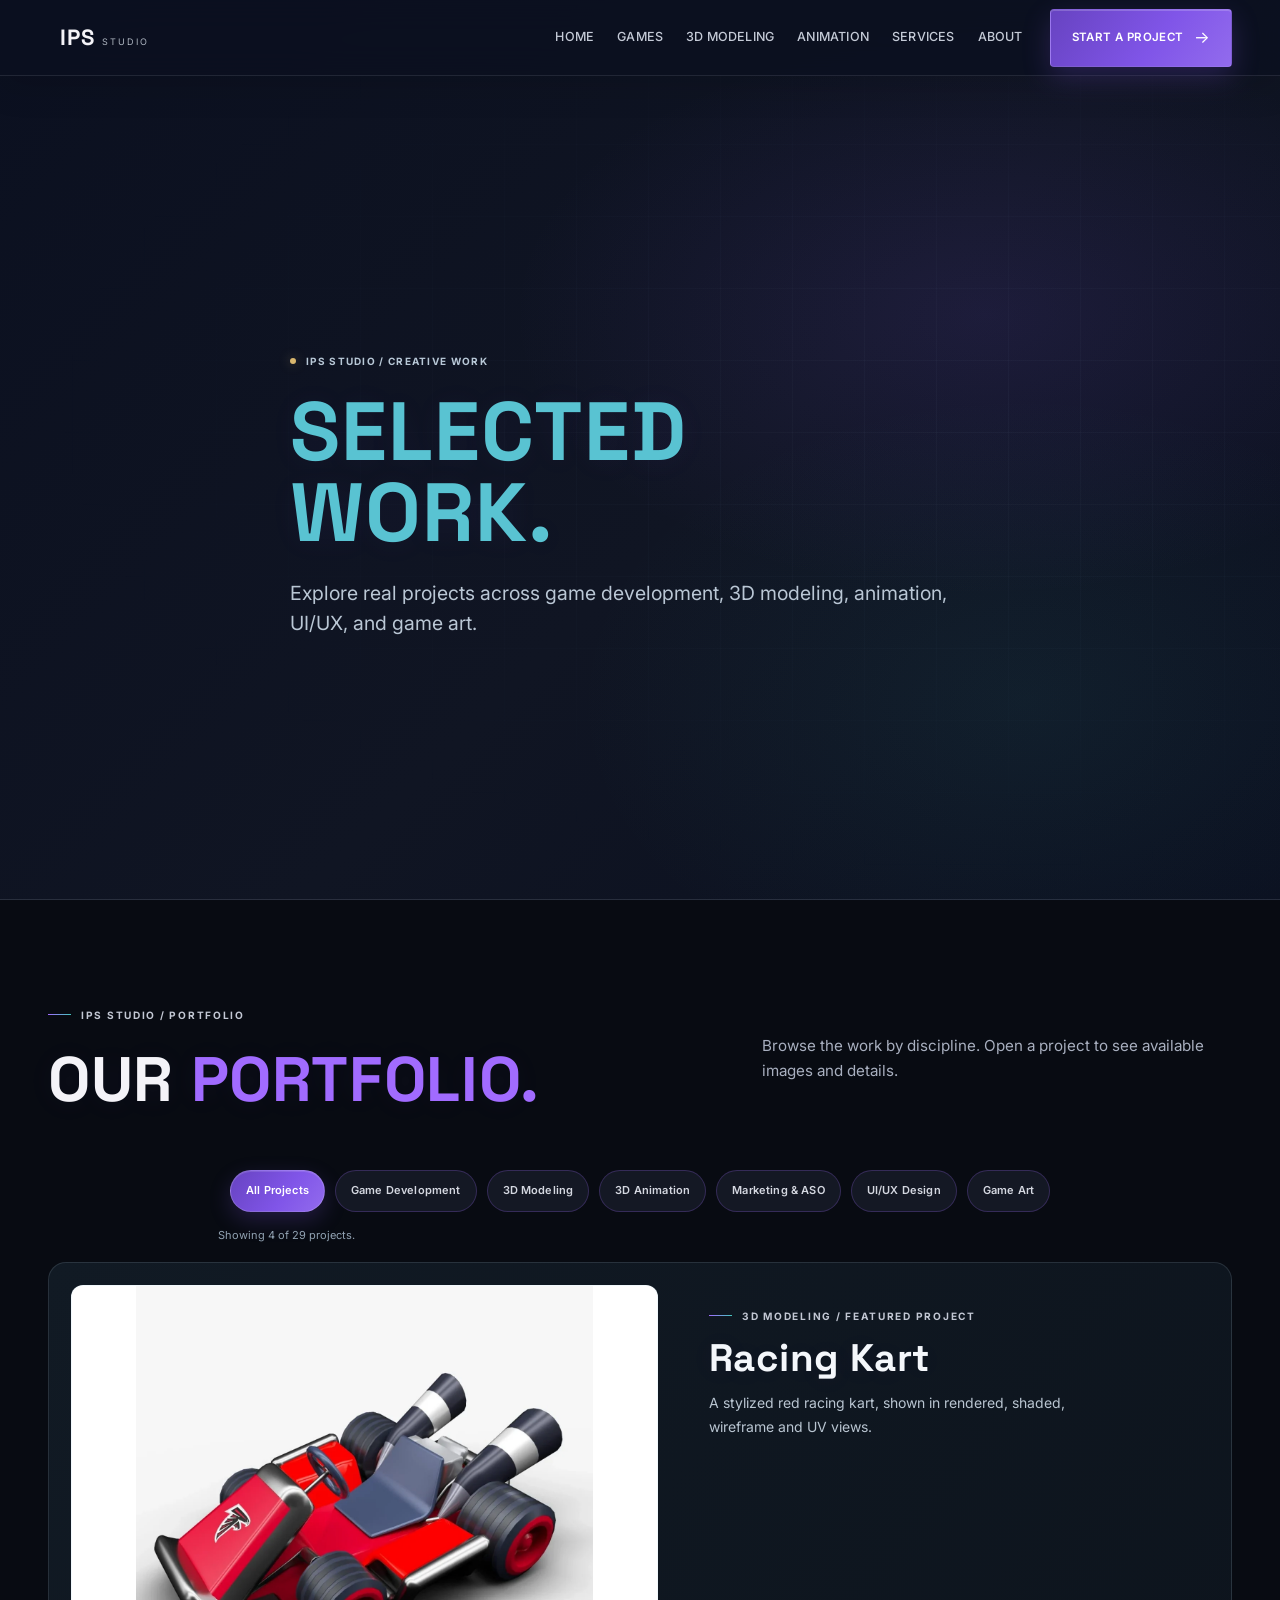
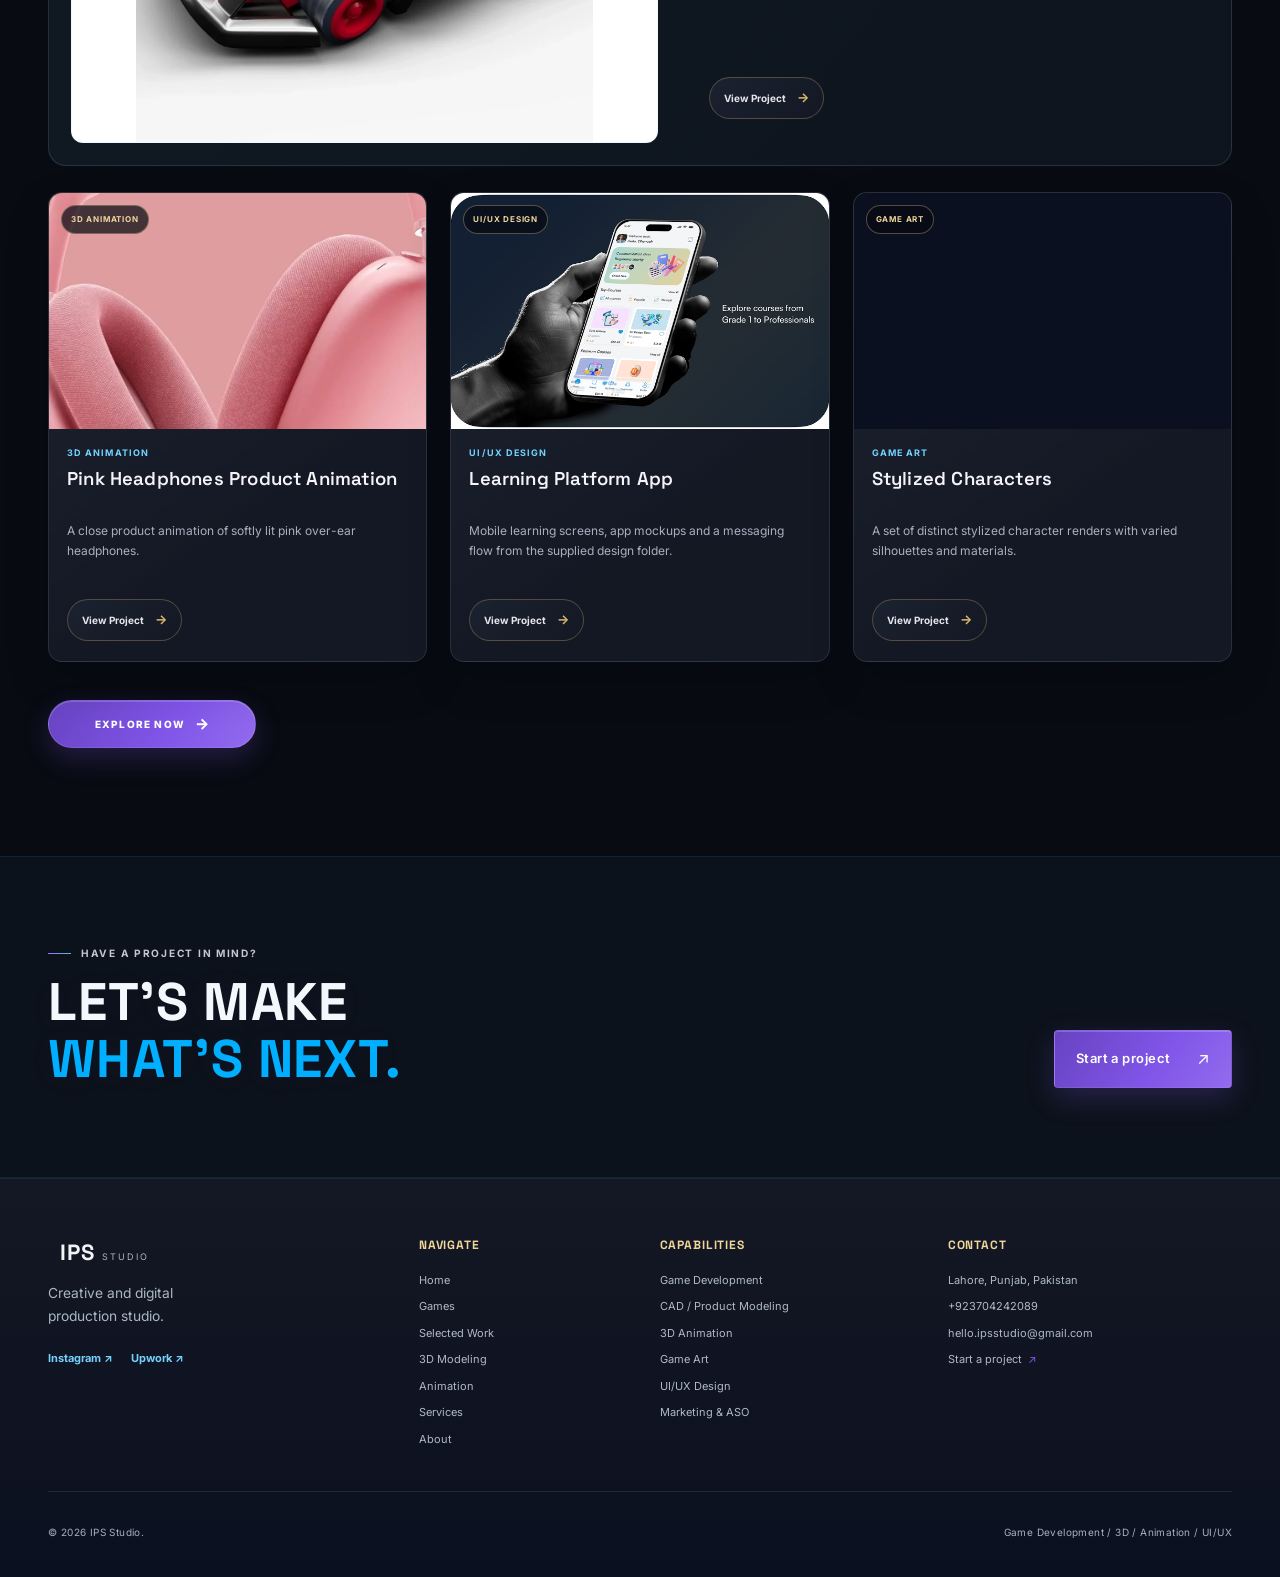
<file: portfolio.html>
<!doctype html>
<html lang="en">
  <head>
    <meta charset="UTF-8" />
    <meta name="viewport" content="width=device-width, initial-scale=1.0" />
    <meta name="theme-color" content="#080b12" />
    <meta name="description" content="Explore selected game, 3D modeling, animation, UI/UX, and game art work by IPS Studio." />
    <title>Selected Work | IPS Studio</title>
    <link rel="icon" type="image/svg+xml" href="./assets/images/favicon.svg" />
    <link rel="preconnect" href="https://fonts.googleapis.com" />
    <link rel="preconnect" href="https://fonts.gstatic.com" crossorigin />
    <link href="https://fonts.googleapis.com/css2?family=Inter:wght@400;500;600;700&family=Space+Grotesk:wght@400;500;600;700&display=swap" rel="stylesheet" />
    <link rel="stylesheet" href="./styles.css" />
    <script src="./assets/js/portfolio3D.js" defer></script>
    <script src="./assets/js/animations.js" defer></script>
    <script src="./assets/js/gameDevelopment.js" defer></script>
    <script src="./assets/js/supplementalPortfolio.js" defer></script>
    <script src="./assets/js/site.js" defer></script>
    <script src="./assets/js/projectModal.js" defer></script>
    <script src="./assets/js/unifiedPortfolio.js" defer></script>
  </head>
  <body class="portfolio-page" data-page="portfolio">
    <a class="skip-link" href="#main">Skip to content</a>
    <header class="site-header" id="site-header">
      <div class="container header__inner">
        <a class="brand" href="./index.html#home" aria-label="IPS Studio home"><span class="brand__mark" aria-hidden="true"><span></span><span></span><span></span><span></span></span><span class="brand__wordmark"><strong>IPS</strong><small>STUDIO</small></span></a>
        <nav class="main-nav" id="main-nav" aria-label="Main navigation">
          <a href="./index.html#home" data-page-link="home">HOME</a>
          <a href="./games/index.html" data-page-link="games">GAMES</a>
          <a href="./3d-modeling/index.html" data-page-link="modeling">3D MODELING</a>
          <a href="./animation/index.html" data-page-link="animation">ANIMATION</a>
          <a href="./services/index.html" data-page-link="services">SERVICES</a>
          <a href="./about/index.html" data-page-link="about">ABOUT</a>
          <a class="button button--small button--outline nav-cta" href="./index.html#contact">START A PROJECT <span aria-hidden="true">&#8594;</span></a>
        </nav>
        <button class="menu-toggle" type="button" aria-label="Open navigation menu" aria-controls="main-nav" aria-expanded="false"><span></span><span></span></button>
      </div>
    </header>
    <main id="main">
      <section class="catalog-page-hero"><div class="container catalog-page-hero__content"><p class="eyebrow"><span class="eyebrow-dot"></span> IPS Studio / Creative Work</p><h1>SELECTED <span>WORK.</span></h1><p>Explore real projects across game development, 3D modeling, animation, UI/UX, and game art.</p></div></section>
      <section class="unified-portfolio section-pad" id="portfolio" aria-labelledby="portfolio-title">
        <div class="container">
          <div class="section-heading section-heading--split reveal">
            <div><p class="eyebrow"><span class="eyebrow-dash"></span> IPS Studio / Portfolio</p><h2 class="section-title" id="portfolio-title">OUR <em>PORTFOLIO.</em></h2></div>
            <div class="section-heading__aside"><p>Browse the work by discipline. Open a project to see available images and details.</p></div>
          </div>
          <div class="portfolio-filter-list" role="group" aria-label="Filter portfolio projects">
            <button class="portfolio-filter is-active" type="button" data-portfolio-filter="all" aria-pressed="true">All Projects</button>
            <button class="portfolio-filter" type="button" data-portfolio-filter="game-development" aria-pressed="false">Game Development</button>
            <button class="portfolio-filter" type="button" data-portfolio-filter="3d-modeling" aria-pressed="false">3D Modeling</button>
            <button class="portfolio-filter" type="button" data-portfolio-filter="3d-animation" aria-pressed="false">3D Animation</button>
            <button class="portfolio-filter" type="button" data-portfolio-filter="marketing" aria-pressed="false">Marketing &amp; ASO</button>
            <button class="portfolio-filter" type="button" data-portfolio-filter="ui-ux-design" aria-pressed="false">UI/UX Design</button>
            <button class="portfolio-filter" type="button" data-portfolio-filter="game-art" aria-pressed="false">Game Art</button>
          </div>
          <p class="portfolio-filter-status" id="portfolio-filter-status" role="status" aria-live="polite"></p>
          <article class="portfolio-showcase" id="portfolio-featured-3d" data-portfolio-category="3d-modeling" data-portfolio-project-id="racing-kart">
            <button class="portfolio-showcase__media" type="button" data-portfolio-project-id="racing-kart" aria-label="View the Racing Kart 3D modeling project"><img src="./assets/3d/racing-kart/racing-kart.webp" alt="Red racing kart model from the IPS Studio 3D portfolio" loading="lazy" decoding="async" /></button>
            <div class="portfolio-showcase__copy"><p class="eyebrow"><span class="eyebrow-dash"></span> 3D Modeling / Featured Project</p><h3>Racing Kart</h3><p>A stylized red racing kart, shown in rendered, shaded, wireframe and UV views.</p><button class="portfolio-project__action" type="button" data-portfolio-project-id="racing-kart">View Project <span aria-hidden="true">&#8594;</span></button></div>
          </article>
          <div class="portfolio-project-grid" id="portfolio-project-grid" aria-label="IPS Studio portfolio projects"></div>
          <button class="portfolio-expand-toggle" type="button" data-portfolio-toggle aria-expanded="false" aria-controls="portfolio-project-grid" hidden>EXPLORE NOW <span aria-hidden="true">&#8594;</span></button>
          <div class="portfolio-empty" id="portfolio-empty" hidden><p class="eyebrow"><span class="eyebrow-dash"></span> Portfolio / Selected work</p><h3 data-portfolio-empty-title></h3><p data-portfolio-empty-message></p><a class="text-link" data-portfolio-empty-link href="./index.html#contact">Discuss a project <span aria-hidden="true">&#8594;</span></a></div>
        </div>
      </section>
      <section class="dev-page-cta"><div class="container dev-page-cta__inner"><div><p class="eyebrow"><span class="eyebrow-dash"></span> Have a project in mind?</p><h2>LET’S MAKE<br /><em>WHAT’S NEXT.</em></h2></div><a class="button button--primary" href="./index.html#contact">Start a project <span aria-hidden="true">&#8599;</span></a></div></section>
    </main>
    <footer class="site-footer"><div class="container footer__main"></div><div class="container footer__bottom"><span>&#169; <span id="current-year">2026</span> IPS Studio.</span><span>Game Development / 3D / Animation / UI/UX</span></div></footer>
  </body>
</html>
</file>
<file: styles.css>
:root {
  color-scheme: dark;
  --ink: #080a0f;
  --ink-soft: #0d1119;
  --panel: #111720;
  --line: rgba(233, 239, 255, .12);
  --line-bright: rgba(233, 239, 255, .22);
  --paper: #f2f4f7;
  --muted: #9ca5b4;
  --dim: #6f7989;
  --accent: #00afff;
  --accent-strong: #008bd2;
  --blue: #76dcff;
  --font-body: "Inter", "Segoe UI", sans-serif;
  --font-display: "Space Grotesk", "Arial", sans-serif;
  --page-width: 1240px;
}

*,
*::before,
*::after {
  box-sizing: border-box;
}

html {
  scroll-behavior: smooth;
  scroll-padding-top: 84px;
  background: var(--ink);
}

body {
  margin: 0;
  background: var(--ink);
  color: var(--paper);
  font-family: var(--font-body);
  font-size: 13.8px;
  line-height: 1.65;
  -webkit-font-smoothing: antialiased;
  overflow-x: hidden;
}

body.menu-open {
  overflow: hidden;
}

img {
  display: block;
  max-width: 100%;
}

a {
  color: inherit;
  text-decoration: none;
}

button,
input,
select,
textarea {
  font: inherit;
}

button,
a {
  -webkit-tap-highlight-color: transparent;
}

::selection {
  background: rgba(0, 175, 255, .45);
  color: white;
}

.container {
  width: min(var(--page-width), calc(100% - 96px));
  margin-inline: auto;
}

.section-pad {
  padding-block: clamp(88px, 10vw, 150px);
}

.skip-link {
  position: fixed;
  z-index: 1000;
  left: 16px;
  top: -64px;
  padding: 10px 16px;
  color: var(--ink);
  background: white;
  border-radius: 3px;
}

.skip-link:focus {
  top: 12px;
}

.eyebrow {
  display: flex;
  align-items: center;
  gap: 10px;
  margin: 0 0 26px;
  color: #c5cad3;
  font-size: 10px;
  letter-spacing: .17em;
  line-height: 1.4;
  text-transform: uppercase;
}

.eyebrow-dash {
  width: 23px;
  height: 1px;
  background: var(--accent);
}

.eyebrow-dot {
  width: 6px;
  height: 6px;
  border-radius: 50%;
  background: var(--accent);
  box-shadow: 0 0 14px rgba(0, 175, 255, .7);
}

.section-title {
  margin: 0;
  font-family: var(--font-display);
  font-size: clamp(35.28px, 5.12vw, 67.2px);
  line-height: .98;
  letter-spacing: .015em;
  font-weight: 500;
}

.section-title em {
  color: var(--muted);
  font-style: normal;
}

.lead {
  max-width: 490px;
  margin: 28px 0 16px;
  color: #e1e4ea;
  font-size: clamp(16.56px, 1.66vw, 19.32px);
  line-height: 1.48;
  letter-spacing: -.025em;
}

.body-copy {
  max-width: 510px;
  color: var(--muted);
  font-size: 12.88px;
  line-height: 1.85;
}

.section-heading {
  margin-bottom: 56px;
}

.section-heading--split {
  display: flex;
  align-items: end;
  justify-content: space-between;
  gap: 48px;
}

.section-heading--split .eyebrow {
  margin-bottom: 24px;
}

.section-heading__aside {
  max-width: 340px;
  padding-bottom: 6px;
}

.section-heading__aside p {
  margin: 0 0 24px;
  color: var(--muted);
  line-height: 1.8;
}

.section-note {
  color: #dfe2eb;
  font-size: 10.12px;
  letter-spacing: .08em;
  text-transform: uppercase;
}

.text-link {
  display: inline-flex;
  align-items: center;
  gap: 20px;
  padding: 0 0 7px;
  border-bottom: 1px solid rgba(0, 175, 255, .65);
  color: #e6e8ef;
  font-size: 11.04px;
  letter-spacing: .04em;
  transition: gap .25s ease, color .25s ease;
}

.text-link span {
  color: var(--accent);
  font-size: 15.64px;
}

.text-link:hover {
  gap: 28px;
  color: white;
}

.button {
  display: inline-flex;
  min-height: 52px;
  align-items: center;
  justify-content: center;
  gap: 26px;
  padding: 0 20px;
  border: 1px solid transparent;
  border-radius: 2px;
  font-size: 10.12px;
  font-weight: 600;
  letter-spacing: .035em;
  transition: color .25s ease, background .25s ease, border-color .25s ease, transform .25s ease, box-shadow .25s ease;
}

.button span {
  font-size: 14.72px;
  font-weight: 400;
}

.button:hover {
  transform: translateY(-3px);
}

.button:focus-visible,
a:focus-visible,
button:focus-visible,
input:focus-visible,
textarea:focus-visible,
select:focus-visible {
  outline: 2px solid var(--accent);
  outline-offset: 4px;
}

.button--primary {
  background: linear-gradient(110deg, #9288ff, #6e7fff);
  color: #090b12;
  box-shadow: 0 8px 30px rgba(0, 175, 255, .14);
}

.button--primary:hover {
  background: linear-gradient(110deg, #59ccff, #91a8ff);
  box-shadow: 0 10px 36px rgba(0, 175, 255, .32);
}

.button--text {
  padding-inline: 0;
  color: white;
}

.button--text span {
  color: var(--accent);
}

.button--text:hover {
  color: var(--accent);
}

.button--outline {
  min-height: 42px;
  border-color: rgba(255,255,255,.25);
  color: white;
}

.button--outline span {
  color: var(--accent);
}

.button--outline:hover {
  border-color: var(--accent);
  background: rgba(0,175,255,.1);
}

.button--small {
  padding-inline: 16px;
  font-size: 10px;
}

.site-header {
  position: absolute;
  z-index: 100;
  inset: 0 0 auto;
  height: 82px;
  transition: background .3s ease, height .3s ease, border-color .3s ease;
  border-bottom: 1px solid transparent;
}

.site-header.is-scrolled {
  position: fixed;
  height: 70px;
  border-bottom-color: var(--line);
  background: rgba(8, 10, 15, .82);
  backdrop-filter: blur(18px);
  -webkit-backdrop-filter: blur(18px);
}

.header__inner {
  display: flex;
  align-items: center;
  justify-content: space-between;
  height: 100%;
}

.brand {
  display: inline-flex;
  align-items: center;
  gap: 10px;
  flex: 0 0 auto;
}

.brand__mark {
  display: grid;
  grid-template-columns: repeat(2, 8px);
  grid-template-rows: repeat(2, 8px);
  gap: 3px;
  transform: rotate(-12deg);
}

.brand__mark span {
  display: block;
  background: var(--accent);
  border-radius: 1px;
}

.brand__mark span:nth-child(2) {
  opacity: .68;
}

.brand__mark span:nth-child(3) {
  opacity: .48;
}

.brand__mark span:nth-child(4) {
  background: var(--blue);
}

.brand__wordmark {
  display: flex;
  align-items: baseline;
  gap: 7px;
}

.brand__wordmark strong {
  font-family: var(--font-display);
  font-size: 18.4px;
  line-height: 1;
  letter-spacing: .04em;
}

.brand__wordmark small {
  color: #aeb5c0;
  font-size: 8px;
  letter-spacing: .24em;
}

.main-nav {
  display: flex;
  align-items: center;
  gap: clamp(18px, 2.3vw, 34px);
}

.main-nav > a:not(.button) {
  position: relative;
  color: #c5c9d0;
  font-size: 10px;
  letter-spacing: .1em;
  text-transform: uppercase;
  transition: color .2s ease;
}

.main-nav > a:not(.button)::after {
  position: absolute;
  content: "";
  right: 0;
  bottom: -8px;
  left: 0;
  height: 1px;
  background: var(--accent);
  transform: scaleX(0);
  transform-origin: left;
  transition: transform .25s ease;
}

.main-nav > a:not(.button):hover {
  color: white;
}

.main-nav > a:not(.button):hover::after {
  transform: scaleX(1);
}

.nav-cta {
  margin-left: 2px;
}

.menu-toggle {
  display: none;
  width: 44px;
  height: 44px;
  padding: 12px 9px;
  border: 1px solid var(--line-bright);
  background: rgba(9, 11, 17, .5);
  color: white;
  cursor: pointer;
}

.menu-toggle span {
  display: block;
  width: 22px;
  height: 1px;
  margin: 5px auto;
  background: white;
  transition: transform .25s ease;
}

.menu-toggle[aria-expanded="true"] span:first-child {
  transform: translateY(3px) rotate(45deg);
}

.menu-toggle[aria-expanded="true"] span:last-child {
  transform: translateY(-3px) rotate(-45deg);
}

.hero {
  position: relative;
  display: flex;
  min-height: min(850px, 100svh);
  min-height: max(700px, 100svh);
  align-items: center;
  isolation: isolate;
  overflow: hidden;
  background: #0a0c15;
}

.hero__image-wrap,
.hero__image-wrap::after {
  position: absolute;
  inset: 0;
}

.hero__image-wrap {
  z-index: -3;
  overflow: hidden;
}

.hero__image {
  width: 100%;
  height: 100%;
  object-fit: cover;
  object-position: center 43%;
  opacity: .7;
  transform: scale(1.035);
  animation: hero-drift 24s ease-in-out infinite alternate;
}

.hero__image-wrap::after {
  content: "";
  z-index: 1;
  background: linear-gradient(90deg, rgba(8,10,15,.95) 0%, rgba(8,10,15,.76) 42%, rgba(8,10,15,.12) 100%), linear-gradient(0deg, #080a0f 0%, transparent 35%, rgba(8,10,15,.12) 100%), linear-gradient(180deg, rgba(8,10,15,.56), transparent 24%);
}

.hero__content {
  position: relative;
  z-index: 2;
  padding-top: 66px;
}

.hero__eyebrow {
  display: flex;
  align-items: center;
  gap: 12px;
  margin-bottom: 28px;
  color: #d5d9e3;
  font-size: 10px;
  letter-spacing: .17em;
  text-transform: uppercase;
}

.hero__title {
  margin: 0;
  font-family: var(--font-display);
  font-size: clamp(43.68px, 6.89vw, 94.08px);
  line-height: .94;
  letter-spacing: .015em;
  font-weight: 500;
}

.hero__title span {
  color: transparent;
  background: linear-gradient(100deg, #e8e9ef 5%, #00afff 51%, #8db7ed 100%);
  -webkit-background-clip: text;
  background-clip: text;
}

.hero__bottom {
  display: flex;
  align-items: end;
  justify-content: space-between;
  gap: 34px;
  max-width: 860px;
  margin-top: clamp(38px, 6vw, 70px);
}

.hero__bottom p {
  max-width: 365px;
  margin: 0;
  color: #c1c7d1;
  font-size: 12.88px;
  line-height: 1.8;
}

.hero__actions {
  display: flex;
  align-items: center;
  gap: 30px;
}

.scroll-cue {
  position: absolute;
  z-index: 2;
  bottom: 34px;
  left: max(48px, calc((100vw - var(--page-width)) / 2));
  display: flex;
  align-items: center;
  gap: 13px;
  color: #aeb3bf;
  font-size: 9px;
  letter-spacing: .15em;
  text-transform: uppercase;
}

.scroll-cue__line {
  display: block;
  width: 35px;
  height: 1px;
  background: var(--accent);
  transform-origin: left;
  animation: cue-pulse 2.2s ease-in-out infinite;
}

.intro {
  overflow: hidden;
  background: var(--ink);
}

.intro__copy .section-title {
  font-size: clamp(35.28px, 4.2vw, 56.28px);
}

.intro__copy .text-link {
  margin-top: 22px;
}

.services {
  background: #0d1119;
}

.services .section-title,
.games .section-title,
.art .section-title,
.why .section-title,
.process .section-title {
  font-size: clamp(35.28px, 4.87vw, 60.48px);
}

.services-grid {
  display: grid;
  grid-template-columns: repeat(4, minmax(0, 1fr));
  border-top: 1px solid var(--line);
  border-left: 1px solid var(--line);
}

.games {
  background: var(--ink);
}

.games-grid {
  display: grid;
  grid-template-columns: repeat(12, 1fr);
  gap: 18px;
}

.game-card {
  position: relative;
  grid-column: span 4;
  min-height: 340px;
  overflow: hidden;
  background: #111720;
  isolation: isolate;
}

.game-card:nth-child(1),
.game-card:nth-child(4) {
  grid-column: span 6;
}

.game-card__image {
  position: absolute;
  z-index: -2;
  inset: 0;
  width: 100%;
  height: 100%;
  object-fit: cover;
  transition: transform .8s cubic-bezier(.2,.65,.2,1), filter .5s ease;
}

.game-card::after {
  position: absolute;
  z-index: -1;
  inset: 0;
  content: "";
  background: linear-gradient(0deg, rgba(6,8,12,.94), rgba(6,8,12,.08) 70%), linear-gradient(120deg, rgba(25,27,51,.32), transparent 60%);
  transition: background .35s ease;
}

.game-card:hover .game-card__image {
  transform: scale(1.065);
  filter: saturate(1.15);
}

.game-card__content {
  position: absolute;
  inset: auto 0 0;
  padding: 24px 24px 23px;
  transform: translateY(6px);
  transition: transform .3s ease;
}

.game-card:hover .game-card__content {
  transform: translateY(0);
}

.game-card h3 {
  margin: 0;
  font-family: var(--font-display);
  font-size: clamp(19.32px, 2.52vw, 27.72px);
  font-weight: 500;
  letter-spacing: .015em;
}

.game-card__link {
  display: inline-flex;
  align-items: center;
  gap: 14px;
  margin-top: 13px;
  color: white;
  font-size: 9px;
  letter-spacing: .06em;
}

.game-card__link span {
  color: var(--accent);
  font-size: 12.88px;
}

.art {
  background: #0d1119;
}

.why {
  background: var(--ink);
}

.why-grid {
  display: grid;
  grid-template-columns: repeat(4, 1fr);
  border-top: 1px solid var(--line);
}

.why-item {
  position: relative;
  min-height: 250px;
  padding: 23px 25px 22px 0;
  border-right: 1px solid var(--line);
}

.why-item + .why-item {
  padding-left: 25px;
}

.why-item:last-child {
  border-right: 0;
}

.why-item__num {
  color: #737d8b;
  font-size: 9px;
  letter-spacing: .13em;
}

.why-item:hover .why-item h3 {
  margin: 0 0 8px;
  font-family: var(--font-display);
  font-size: 13.44px;
  font-weight: 500;
  letter-spacing: .015em;
}

.why-item p {
  max-width: 230px;
  margin: 0;
  color: var(--muted);
  font-size: 10.12px;
  line-height: 1.8;
}

.process {
  background: #0d1119;
}

.contact {
  background: #0d1119;
}

.contact__layout {
  display: grid;
  grid-template-columns: .8fr 1.2fr;
  gap: clamp(54px, 9vw, 130px);
}

.contact__intro .section-title {
  font-size: clamp(42px, 5.46vw, 68.88px);
}

.contact__intro .lead {
  max-width: 360px;
  font-size: 14.72px;
}

.contact-form {
  display: flex;
  flex-direction: column;
  gap: 20px;
}

.form-row {
  display: grid;
  grid-template-columns: 1fr 1fr;
  gap: 20px;
}

.contact-form label {
  display: flex;
  flex-direction: column;
  gap: 8px;
  color: #d9dde4;
  font-size: 10px;
  letter-spacing: .02em;
}

.contact-form input,
.contact-form select,
.contact-form textarea {
  width: 100%;
  min-height: 48px;
  padding: 12px 0;
  border: 0;
  border-bottom: 1px solid var(--line-bright);
  border-radius: 0;
  outline: none;
  background: transparent;
  color: white;
  font-size: 11.04px;
  transition: border-color .2s ease;
}

.contact-form textarea {
  min-height: 100px;
  resize: vertical;
}

.contact-form input::placeholder,
.contact-form textarea::placeholder {
  color: #727d8c;
}

.contact-form select {
  color: #c3c8d2;
}

.contact-form select:invalid {
  color: #727d8c;
}

.contact-form select option {
  background: #111720;
  color: white;
}

.contact-form input:focus,
.contact-form select:focus,
.contact-form textarea:focus {
  border-color: var(--accent);
  outline: none;
}

.contact-form [aria-invalid="true"] {
  border-color: #ff8d98;
}

.contact-form__submit {
  display: flex;
  align-items: center;
  gap: 18px;
  margin-top: 4px;
}

.form-status {
  color: #c7f2d8;
  font-size: 10.12px;
}

.form-status.is-error {
  color: #ff9eaa;
}

.form-note {
  margin: -7px 0 0;
  color: var(--dim);
  font-size: 9px;
  line-height: 1.7;
}

.form-note code {
  color: #c6c1ff;
  font-size: 9px;
}

.site-footer {
  padding-top: 64px;
  background: #080a0f;
}

.footer__main {
  display: grid;
  grid-template-columns: 1.5fr 1fr 1fr 1fr;
  gap: 40px;
  padding-bottom: 55px;
}

.footer__brand p {
  margin: 19px 0 21px;
  color: #929aa7;
  font-size: 11.04px;
  line-height: 1.75;
}

.footer__column {
  display: flex;
  flex-direction: column;
  align-items: start;
  gap: 12px;
}

.footer__column h2 {
  margin: 2px 0 7px;
  color: #a8afbb;
  font-size: 9px;
  font-weight: 500;
  letter-spacing: .15em;
  text-transform: uppercase;
}

.footer__column a {
  color: #d3d7df;
  font-size: 10px;
  transition: color .2s ease;
}

.footer__column a:hover {
  color: var(--accent);
}

.footer__column a span {
  margin-left: 3px;
  color: var(--accent);
}

.footer__bottom {
  display: flex;
  align-items: center;
  justify-content: space-between;
  gap: 20px;
  min-height: 62px;
  border-top: 1px solid var(--line);
  color: #737d8a;
  font-size: 8px;
}

.footer__bottom > div {
  display: flex;
  gap: 22px;
}

.footer__bottom a {
  transition: color .2s ease;
}

.footer__bottom a:hover {
  color: white;
}

.footer__column > span {
  color: #929aa7;
  font-size: 10px;
}

.reveal {
  opacity: 0;
  transform: translateY(22px);
  transition: opacity .7s ease, transform .7s cubic-bezier(.2,.65,.2,1);
}

.reveal.is-visible {
  opacity: 1;
  transform: translateY(0);
}

.services-grid .reveal:nth-child(4n + 2),
.why-grid .reveal:nth-child(4n + 2) {
  transition-delay: .07s;
}

.services-grid .reveal:nth-child(4n + 3),
.why-grid .reveal:nth-child(4n + 3) {
  transition-delay: .13s;
}

.services-grid .reveal:nth-child(4n + 4),
.why-grid .reveal:nth-child(4n + 4) {
  transition-delay: .19s;
}

@keyframes hero-drift {
  from {
    transform: scale(1.035) translate3d(0,0,0);
  }

  to {
    transform: scale(1.09) translate3d(-1.2%, .6%, 0);
  }

}

@keyframes cue-pulse {
  0%,
  100% {
    transform: scaleX(.62);
    opacity: .6;
  }

  50% {
    transform: scaleX(1);
    opacity: 1;
  }

}

@keyframes tile-in {
  from {
    opacity: 0;
    transform: translateY(9px);
  }

  to {
    opacity: 1;
    transform: translateY(0);
  }

}

@media (max-width: 1100px) {
  .container {
    width: min(var(--page-width), calc(100% - 64px));
  }

  .main-nav {
    gap: 18px;
  }

  .main-nav > a:not(.button) {
    font-size: 9px;
  }

  .nav-cta {
    min-height: 38px;
    padding-inline: 11px;
    gap: 12px;
  }

  .services-grid {
    grid-template-columns: repeat(2, 1fr);
  }

  .scroll-cue {
    left: 32px;
  }

}

@media (max-width: 820px) {
  .container {
    width: calc(100% - 48px);
  }

  .site-header,
  .site-header.is-scrolled {
    height: 70px;
  }

  .menu-toggle {
    position: relative;
    z-index: 101;
    display: block;
  }

  .main-nav {
    position: fixed;
    z-index: 100;
    inset: 0;
    display: flex;
    flex-direction: column;
    align-items: stretch;
    justify-content: center;
    gap: 0;
    padding: 86px 12vw 50px;
    background: rgba(8,10,15,.97);
    opacity: 0;
    visibility: hidden;
    transform: translateY(-12px);
    transition: opacity .28s ease, transform .28s ease, visibility .28s ease;
  }

  .main-nav.is-open {
    opacity: 1;
    visibility: visible;
    transform: translateY(0);
  }

  .header__inner {
    position: relative;
  }

  .header__inner .menu-toggle {
    position: absolute;
    top: 13px;
    right: 0;
    z-index: 102;
    display: flex !important;
    flex-direction: column;
    align-items: center;
    justify-content: center;
    gap: 5px;
    transform: none;
    visibility: visible;
    opacity: 1;
    border-color: rgba(255,255,255,.62);
    background: rgba(8,10,15,.84);
  }

  .menu-toggle span {
    display: block !important;
    width: 22px;
    height: 1px;
    margin: 0 !important;
    background: #fff;
    transition: transform .25s ease;
  }

  .menu-toggle::before,
  .menu-toggle::after {
    display: none;
  }

  .main-nav > a:not(.button) {
    padding: 13px 0;
    border-bottom: 1px solid var(--line);
    color: #e5e7ed;
    font-family: var(--font-display);
    font-size: clamp(22.08px, 5.52vw, 34.96px);
    letter-spacing: .015em;
  }

  .main-nav > a:not(.button)::after {
    display: none;
  }

  .nav-cta {
    width: fit-content;
    margin-top: 28px;
    padding-inline: 18px !important;
    font-family: var(--font-body) !important;
    font-size: 10.12px !important;
    letter-spacing: .03em !important;
  }

  .hero {
    min-height: max(720px, 94svh);
  }

  .hero__image {
    object-position: 58% center;
  }

  .hero__image-wrap::after {
    background: linear-gradient(90deg, rgba(8,10,15,.83), rgba(8,10,15,.28)), linear-gradient(0deg, #080a0f, transparent 45%), linear-gradient(180deg, rgba(8,10,15,.58), transparent 27%);
  }

  .hero__title {
    font-size: clamp(45.36px, 8.4vw, 72.24px);
  }

  .intro__copy {
    max-width: 680px;
  }

  .game-card {
    grid-column: span 6;
    min-height: 300px;
  }

  .game-card:nth-child(4) {
    grid-column: span 6;
  }

  .game-card:nth-child(3),
  .game-card:nth-child(5),
  .game-card:nth-child(6) {
    grid-column: span 6;
  }

  .why-grid {
    grid-template-columns: repeat(2, 1fr);
  }

  .why-item:nth-child(2) {
    border-right: 0;
  }

  .why-item:nth-child(3),
  .why-item:nth-child(4) {
    border-top: 1px solid var(--line);
  }

  .why-item:nth-child(3) {
    padding-left: 0;
  }

  .why-item {
    min-height: 220px;
  }

  .contact__layout {
    grid-template-columns: 1fr;
    gap: 54px;
  }

  .contact__intro {
    max-width: 620px;
  }

  .footer__main {
    grid-template-columns: 1.4fr 1fr 1fr;
  }

  .footer__brand {
    grid-column: 1 / -1;
  }

}

@media (max-width: 560px) {
  .container {
    width: calc(100% - 40px);
  }

  .section-pad {
    padding-block: 82px;
  }

  .section-heading--split {
    align-items: start;
    flex-direction: column;
    gap: 24px;
    margin-bottom: 38px;
  }

  .section-heading__aside {
    max-width: 430px;
  }

  .section-title {
    font-size: clamp(33.6px, 10.08vw, 48.72px);
  }

  .hero {
    min-height: max(730px, 100svh);
  }

  .hero__content {
    padding-top: 24px;
  }

  .hero__eyebrow {
    max-width: 280px;
    font-size: 8px;
    line-height: 1.7;
  }

  .hero__title {
    font-size: clamp(40.32px, 10.42vw, 57.12px);
  }

  .hero__bottom {
    align-items: start;
    flex-direction: column;
    gap: 26px;
    margin-top: 31px;
  }

  .hero__bottom p {
    max-width: 340px;
    font-size: 11.04px;
  }

  .hero__actions {
    flex-wrap: wrap;
    gap: 14px 24px;
  }

  .button {
    min-height: 48px;
    gap: 17px;
    padding-inline: 15px;
    font-size: 10px;
  }

  .button--text {
    padding-inline: 0;
  }

  .scroll-cue {
    bottom: 24px;
    left: 20px;
    font-size: 8px;
  }

  .services-grid {
    grid-template-columns: 1fr;
  }

  .game-card,
  .game-card:nth-child(1),
  .game-card:nth-child(3),
  .game-card:nth-child(4),
  .game-card:nth-child(5),
  .game-card:nth-child(6) {
    grid-column: 1 / -1;
    min-height: 350px;
  }

  .why-grid {
    grid-template-columns: 1fr 1fr;
  }

  .why-item {
    min-height: 235px;
    padding: 18px 14px 19px 0;
  }

  .why-item + .why-item {
    padding-left: 14px;
  }

  .why-item:nth-child(3) {
    padding-left: 0;
  }

  .why-item:nth-child(2) {
    border-right: 0;
  }

  .why-item:nth-child(3),
  .why-item:nth-child(4) {
    border-top: 1px solid var(--line);
  }

  .why-item h3 {
    font-size: 11.76px;
  }

  .why-item p {
    font-size: 10px;
  }

  .form-row {
    grid-template-columns: 1fr;
    gap: 20px;
  }

  .contact-form {
    gap: 18px;
  }

  .footer__main {
    grid-template-columns: 1fr 1fr;
    gap: 30px 20px;
  }

  .footer__brand {
    grid-column: 1 / -1;
  }

  .footer__bottom {
    align-items: start;
    flex-direction: column;
    justify-content: center;
    gap: 9px;
    padding-block: 17px;
  }

  .footer__bottom > div {
    gap: 18px;
  }

}

@media (prefers-reduced-motion: reduce) {
  *,
  *::before,
  *::after {
    scroll-behavior: auto !important;
    animation-duration: .01ms !important;
    animation-iteration-count: 1 !important;
    transition-duration: .01ms !important;
  }

  .reveal {
    opacity: 1;
    transform: none;
  }

}

.hero {
  min-height: 100svh;
}

.hero__image {
  object-position: center 49%;
}

.hero__image-wrap::after {
  background: linear-gradient(90deg, rgba(8,10,15,.82) 0%, rgba(8,10,15,.48) 41%, rgba(8,10,15,.12) 100%), linear-gradient(0deg, #080a0f 0%, transparent 28%), linear-gradient(180deg, rgba(8,10,15,.48), transparent 22%);
}

.hero__content {
  max-width: var(--page-width);
}

.hero__title {
  max-width: 1100px;
  font-size: clamp(53.76px, 7.56vw, 105.84px);
}

.intro {
  position: relative;
  padding-block: clamp(100px, 12vw, 170px);
  background: radial-gradient(ellipse at 8% 45%, rgba(67,74,126,.13), transparent 40%), var(--ink);
}

.intro__copy .section-title {
  font-size: clamp(43.68px, 5.46vw, 73.92px);
}

.intro__copy .lead {
  max-width: 570px;
  font-size: clamp(17.48px, 1.84vw, 22.08px);
}

.intro__copy .body-copy {
  max-width: 480px;
}

.services {
  position: relative;
  overflow: hidden;
  background: linear-gradient(100deg, #0d1119, #0b0e15 66%, #111122);
}

.services > .container {
  position: relative;
  z-index: 1;
}

.services .section-title {
  max-width: 760px;
  font-size: clamp(40.32px, 5.04vw, 63.84px);
}

.services-list {
  border-top: 1px solid var(--line-bright);
}

.games {
  padding-block: clamp(100px, 12vw, 165px);
  background: linear-gradient(180deg, #080a0f, #0b0e15 52%, #080a0f);
}

.games-grid {
  grid-template-columns: repeat(2, minmax(0, 1fr));
  gap: 16px;
}

.games-grid .game-card {
  grid-column: auto;
  min-height: 460px;
}

.games-grid .game-card:nth-child(1),
.games-grid .game-card:nth-child(4) {
  grid-column: span 2;
  min-height: 590px;
}

.game-card::after {
  background: linear-gradient(0deg, rgba(5,7,11,.95) 0%, rgba(5,7,11,.38) 38%, rgba(5,7,11,.05) 100%), linear-gradient(90deg, rgba(5,7,11,.3), transparent 65%);
}

.game-card__content {
  padding: clamp(26px, 4vw, 46px);
}

.game-card h3 {
  font-size: clamp(26.88px, 4.2vw, 48.72px);
}

.game-card__link {
  font-size: 10px;
}

.art {
  padding-block: clamp(100px, 12vw, 160px);
  background: #0a0d14;
}

.art .section-title {
  font-size: clamp(45.36px, 5.88vw, 77.28px);
}

.why {
  padding-block: clamp(90px, 10vw, 140px);
  background: radial-gradient(ellipse at 83% 50%, rgba(0,175,255,.12), transparent 42%), #080a0f;
}

.contact {
  background: #0a0d14;
}

.contact__layout {
  grid-template-columns: .92fr 1.08fr;
}

.contact-form {
  gap: 26px;
}

.contact-form label {
  text-transform: uppercase;
  letter-spacing: .13em;
}

.contact-form input,
.contact-form select,
.contact-form textarea {
  min-height: 54px;
  font-size: 11.96px;
}

.site-footer {
  border-top: 1px solid var(--line);
}

.footer__main {
  grid-template-columns: 1.5fr 1fr 1fr 1fr;
}

.footer__bottom {
  letter-spacing: .04em;
}

@media (max-width: 820px) {
  .hero__title {
    font-size: clamp(48.72px, 8.4vw, 68.88px);
  }

  .games-grid .game-card,
  .games-grid .game-card:nth-child(1),
  .games-grid .game-card:nth-child(4) {
    grid-column: auto;
    min-height: 420px;
  }

  .games-grid .game-card:nth-child(1),
  .games-grid .game-card:nth-child(4) {
    min-height: 500px;
  }

  .footer__main {
    grid-template-columns: 1.4fr 1fr 1fr;
  }

}

@media (max-width: 560px) {
  .hero__title {
    font-size: clamp(31.92px, 8.65vw, 48.72px);
  }

  .hero__image-wrap::after {
    background: linear-gradient(90deg, rgba(8,10,15,.68), rgba(8,10,15,.25)), linear-gradient(0deg, #080a0f 0%, transparent 42%), linear-gradient(180deg, rgba(8,10,15,.44), transparent 26%);
  }

  .intro__copy .section-title {
    font-size: clamp(40.32px, 10.92vw, 53.76px);
  }

  .games-grid {
    grid-template-columns: 1fr;
    gap: 11px;
  }

  .games-grid .game-card,
  .games-grid .game-card:nth-child(1),
  .games-grid .game-card:nth-child(4) {
    min-height: 410px;
  }

  .game-card__content {
    padding: 24px 20px;
  }

  .contact__layout {
    gap: 42px;
  }

  .footer__main {
    grid-template-columns: repeat(2, 1fr);
    gap: 30px 18px;
  }

  .footer__brand {
    grid-column: 1 / -1;
  }

}

@media (max-width: 560px) {
  .site-header .menu-toggle {
    position: fixed !important;
    top: 12px !important;
    right: 12px !important;
    z-index: 1000 !important;
    display: flex !important;
    width: 44px;
    height: 44px;
    visibility: visible !important;
    opacity: 1 !important;
    border: 1px solid rgba(255,255,255,.72);
    background: rgba(8,10,15,.92);
  }

  .site-header .menu-toggle span {
    background: #fff !important;
  }

  .hero__title {
    font-size: clamp(28.56px, 7.9vw, 40.32px);
  }

}

.games-count {
  flex: 0 0 auto;
  margin: 0;
  color: var(--dim);
  font-size: 9px;
  letter-spacing: .1em;
  text-transform: uppercase;
}

.games-grid {
  display: grid;
  grid-template-columns: repeat(3, minmax(0, 1fr));
  gap: 18px;
}

.game-card {
  position: relative;
  display: block;
  grid-column: auto !important;
  min-width: 0;
  min-height: 0 !important;
  height: auto !important;
  aspect-ratio: .79;
  overflow: hidden;
  isolation: isolate;
  border: 1px solid rgba(255,255,255,.08);
  background: #111720;
  color: var(--paper);
  transform: translateY(0);
  transition: transform .35s ease, border-color .35s ease;
  animation: game-card-arrive .38s both;
}

.game-card:hover,
.game-card:focus-visible {
  z-index: 1;
  border-color: rgba(0,175,255,.55);
  transform: translateY(-6px);
}

.game-card__image {
  position: absolute;
  z-index: -2;
  inset: 0;
  width: 100%;
  height: 100%;
  object-fit: cover;
  transition: transform .8s cubic-bezier(.2,.65,.2,1), filter .5s ease;
}

.game-card:hover .game-card__image,
.game-card:focus-visible .game-card__image {
  transform: scale(1.06);
  filter: saturate(1.12);
}

.game-card::after {
  position: absolute;
  z-index: -1;
  inset: 0;
  background: linear-gradient(0deg, rgba(5,7,11,.98) 0%, rgba(5,7,11,.83) 26%, rgba(5,7,11,.2) 70%, rgba(5,7,11,.12) 100%);
  content: "";
  transition: opacity .35s ease;
}

.game-card__icon {
  position: absolute;
  z-index: 1;
  top: 14px;
  right: 14px;
  width: 45px;
  aspect-ratio: 1;
  border: 1px solid rgba(255,255,255,.52);
  border-radius: 10px;
  box-shadow: 0 7px 22px rgba(0,0,0,.35);
}

.game-card__content {
  position: absolute;
  z-index: 1;
  inset: auto 0 0;
  padding: 26px 23px 22px;
  transform: none;
}

.game-card h3 {
  margin: 0;
  font-size: clamp(18.48px, 1.93vw, 25.2px);
  line-height: 1.05;
}

.game-card__link {
  display: inline-flex;
  align-items: center;
  gap: 12px;
  margin-top: 16px;
  padding-bottom: 5px;
  border-bottom: 1px solid rgba(0,175,255,.65);
  color: white;
  font-size: 9px;
  font-weight: 600;
  letter-spacing: .09em;
  text-transform: uppercase;
}

.game-card__link span {
  color: var(--accent);
  transition: transform .25s ease;
}

.game-card:hover .game-card__link span,
.game-card:focus-visible .game-card__link span {
  transform: translateX(5px);
}

@keyframes game-card-arrive {
  from {
    opacity: 0;
    transform: translateY(12px);
  }

  to {
    opacity: 1;
    transform: translateY(0);
  }

}

@media (max-width: 1050px) {
  .games-grid {
    grid-template-columns: repeat(2, minmax(0, 1fr));
  }

}

@media (max-width: 700px) {
  .games-grid {
    grid-template-columns: 1fr;
    gap: 14px;
  }

  .game-card {
    aspect-ratio: 1 / .91;
  }

  .game-card__content {
    padding: 25px 21px 21px;
  }

  .game-card h3 {
    font-size: clamp(21px, 5.88vw, 28.56px);
  }

  .game-card__link {
    min-height: 40px;
    align-items: center;
    margin-top: 8px;
  }

}

.game-card--reveal {
  animation: game-card-reveal 380ms ease both;
}

@keyframes game-card-reveal {
  from {
    opacity: 0;
    transform: translateY(14px);
  }

  to {
    opacity: 1;
    transform: translateY(0);
  }
}





@media (prefers-reduced-motion: reduce) {
  .game-card--reveal {
    animation: none;
  }
}

@media (hover: none) {
}

.portfolio3d {
  padding-block: clamp(88px, 10vw, 140px);
  background: radial-gradient(ellipse at 82% 12%, rgba(103,94,189,.12), transparent 38%), linear-gradient(180deg, #0b0e15, #0d1119 48%, #0a0d14);
}

.portfolio3d .section-title {
  font-size: clamp(40.32px, 5.04vw, 68.88px);
}

.portfolio3d .section-heading__aside {
  max-width: 440px;
}

.portfolio3d__tagline {
  margin: 0 0 14px !important;
  color: #f1efff !important;
  font-family: var(--font-display);
  font-size: 11.04px;
  font-weight: 600;
  line-height: 1.6 !important;
  letter-spacing: .1em;
}

.portfolio3d .section-note {
  display: inline-block;
  margin-top: 4px;
}

.portfolio3d-grid {
  display: grid;
  grid-template-columns: repeat(2, minmax(0, 1fr));
  gap: clamp(14px, 2vw, 24px);
}

.portfolio3d-card {
  display: block;
  width: 100%;
  min-width: 0;
  padding: 0;
  overflow: hidden;
  border: 1px solid rgba(211,214,238,.12);
  border-radius: 20px;
  background: #171b27;
  color: var(--paper);
  cursor: pointer;
  text-align: left;
  box-shadow: 0 16px 42px rgba(0,0,0,.18);
  transition: border-color .35s ease, box-shadow .35s ease, transform .35s ease;
}

.portfolio3d-card:hover,
.portfolio3d-card:focus-visible {
  border-color: rgba(0,175,255,.55);
  box-shadow: 0 22px 52px rgba(0,0,0,.34), 0 0 0 1px rgba(0,175,255,.08);
  transform: translateY(-5px);
}

.portfolio3d-card:focus-visible {
  outline: 2px solid var(--accent);
  outline-offset: 4px;
}

.portfolio3d-card__media {
  position: relative;
  display: block;
  aspect-ratio: 16 / 9;
  overflow: hidden;
  background: #0a0d14;
}

.portfolio3d-card__media::after {
  position: absolute;
  inset: 48% 0 0;
  background: linear-gradient(0deg, rgba(8,10,15,.42), transparent);
  content: "";
  pointer-events: none;
}

.portfolio3d-card__media img {
  width: 100%;
  height: 100%;
  object-fit: cover;
  transition: transform .8s cubic-bezier(.2,.65,.2,1), filter .5s ease;
}

.portfolio3d-card:hover .portfolio3d-card__media img,
.portfolio3d-card:focus-visible .portfolio3d-card__media img {
  transform: scale(1.045);
  filter: saturate(1.08);
}

.portfolio3d-card__index {
  position: absolute;
  z-index: 1;
  top: 18px;
  left: 19px;
  padding: 8px 10px;
  border: 1px solid rgba(255,255,255,.2);
  border-radius: 99px;
  background: rgba(8,10,15,.55);
  color: #f1f1f6;
  font-size: 8px;
  letter-spacing: .16em;
  backdrop-filter: blur(10px);
}

.portfolio3d-card__body {
  position: relative;
  display: grid;
  grid-template-columns: 104px minmax(0,1fr) auto;
  align-items: center;
  gap: 15px;
  margin-top: -19px;
  padding: 23px 22px 22px;
  border-radius: 16px 16px 0 0;
  background: linear-gradient(120deg, #202432, #171b27 78%);
}

.portfolio3d-card__icon {
  width: 104px;
  aspect-ratio: 1;
  border: 1px solid rgba(255,255,255,.28);
  border-radius: 15px;
  background: #0c1018;
  object-fit: cover;
  box-shadow: 0 10px 27px rgba(0,0,0,.34);
  transition: border-color .3s ease, transform .3s ease, box-shadow .3s ease;
}

.portfolio3d-card:hover .portfolio3d-card__icon,
.portfolio3d-card:focus-visible .portfolio3d-card__icon {
  border-color: rgba(0,175,255,.78);
  box-shadow: 0 8px 24px rgba(0,150,220,.22);
  transform: translateY(-2px);
}

.portfolio3d-card__copy {
  display: grid;
  min-width: 0;
  gap: 7px;
}

.portfolio3d-card__copy strong {
  overflow: hidden;
  color: #f6f5fa;
  font-family: var(--font-display);
  font-size: clamp(17.64px, 1.89vw, 26.04px);
  font-weight: 600;
  line-height: 1.08;
  letter-spacing: .015em;
  text-overflow: ellipsis;
}

.portfolio3d-card__copy small {
  color: #adb3c1;
  font-size: 10px;
  letter-spacing: .11em;
  text-transform: uppercase;
}

.portfolio3d-card__cta {
  display: inline-flex;
  align-items: center;
  justify-content: center;
  gap: 12px;
  min-height: 45px;
  padding: 0 16px;
  border-radius: 99px;
  background: var(--accent);
  color: #090b12;
  font-size: 10px;
  font-weight: 700;
  letter-spacing: .025em;
  white-space: nowrap;
  box-shadow: 0 7px 22px rgba(0,175,255,.16);
  transition: transform .25s ease, box-shadow .25s ease, background .25s ease;
}

.portfolio3d-card__cta span {
  font-size: 13.8px;
  transition: transform .25s ease;
}

.portfolio3d-card:hover .portfolio3d-card__cta,
.portfolio3d-card:focus-visible .portfolio3d-card__cta {
  background: #64d1ff;
  box-shadow: 0 8px 26px rgba(0,175,255,.32);
  transform: scale(1.035);
}

.portfolio3d-card:hover .portfolio3d-card__cta span,
.portfolio3d-card:focus-visible .portfolio3d-card__cta span {
  transform: translateX(4px);
}

.portfolio3d-dialog {
  width: min(1120px, calc(100vw - 36px));
  max-width: none;
  max-height: min(900px, calc(100dvh - 36px));
  padding: 0;
  overflow: visible;
  border: 1px solid rgba(210,214,238,.16);
  border-radius: 20px;
  background: #0d1119;
  color: var(--paper);
  box-shadow: 0 35px 100px rgba(0,0,0,.62);
}

.portfolio3d-dialog::backdrop {
  background: rgba(4,6,10,.82);
  backdrop-filter: blur(8px);
}

.portfolio3d-dialog__shell {
  position: relative;
  max-height: inherit;
  padding: clamp(22px, 3.6vw, 42px);
  overflow: auto;
}

.portfolio3d-dialog__close {
  position: absolute;
  z-index: 2;
  top: 13px;
  right: 14px;
  display: grid;
  width: 42px;
  height: 42px;
  place-items: center;
  border: 1px solid rgba(255,255,255,.2);
  border-radius: 50%;
  background: rgba(8,10,15,.8);
  color: white;
  font-size: 23px;
  cursor: pointer;
}

.portfolio3d-dialog__close:hover {
  border-color: var(--accent);
  color: var(--accent);
}

.portfolio3d-dialog__layout {
  display: grid;
  grid-template-columns: minmax(0, 1.12fr) minmax(260px, .88fr);
  align-items: center;
  gap: clamp(25px, 4vw, 54px);
}

.portfolio3d-dialog__visual {
  min-width: 0;
}

.portfolio3d-dialog__image {
  width: 100%;
  max-height: min(58vh, 610px);
  aspect-ratio: 16 / 10;
  border: 1px solid rgba(255,255,255,.09);
  border-radius: 13px;
  background: #080a0f;
  object-fit: contain;
}

.portfolio3d-dialog__gallery {
  display: flex;
  gap: 9px;
  margin-top: 11px;
  padding: 2px 1px 8px;
  overflow-x: auto;
  scrollbar-color: #56546b #171b27;
}

.portfolio3d-dialog__thumb {
  display: grid;
  flex: 0 0 112px;
  gap: 6px;
  padding: 5px;
  border: 1px solid rgba(255,255,255,.1);
  border-radius: 9px;
  background: #171b27;
  color: #c7cad4;
  cursor: pointer;
  text-align: left;
  transition: border-color .2s ease, background .2s ease;
}

.portfolio3d-dialog__thumb[aria-pressed="true"],
.portfolio3d-dialog__thumb:hover {
  border-color: var(--accent);
  background: #222435;
}

.portfolio3d-dialog__thumb img {
  width: 100%;
  aspect-ratio: 16 / 10;
  border-radius: 5px;
  background: #090c12;
  object-fit: cover;
}

.portfolio3d-dialog__thumb span {
  overflow: hidden;
  font-size: 8px;
  text-overflow: ellipsis;
  white-space: nowrap;
}

.portfolio3d-dialog__copy .eyebrow {
  margin-bottom: 16px;
}

.portfolio3d-dialog__copy h2 {
  max-width: 540px;
  margin: 0;
  color: #f6f5fa;
  font-family: var(--font-display);
  font-size: clamp(30.24px, 3.78vw, 52.08px);
  font-weight: 600;
  line-height: 1;
  letter-spacing: .015em;
}

.portfolio3d-dialog__category {
  margin: 12px 0 20px;
  color: #74d6ff;
  font-size: 10px;
  letter-spacing: .13em;
  text-transform: uppercase;
}

.portfolio3d-dialog__description {
  max-width: 470px;
  margin: 0 0 27px;
  color: #c2c7d2;
  font-size: 12.88px;
  line-height: 1.8;
}

.portfolio3d-dialog__copy .button {
  color: #090b12;
}

@media (max-width: 700px) {
  .portfolio3d .section-heading--split {
    align-items: start;
    flex-direction: column;
    gap: 20px;
  }

  .portfolio3d .section-heading__aside {
    max-width: 600px;
  }

  .portfolio3d-grid {
    grid-template-columns: 1fr;
    gap: 16px;
  }

  .portfolio3d-card__media {
    aspect-ratio: 16 / 9;
  }

  .portfolio3d-dialog__layout {
    grid-template-columns: 1fr;
    gap: 24px;
  }

  .portfolio3d-dialog__image {
    max-height: 48vh;
  }

  .portfolio3d-dialog__copy h2 {
    font-size: clamp(29.4px, 8.4vw, 45.36px);
  }

}

@media (max-width: 420px) {
  .portfolio3d-card__body {
    grid-template-columns: 76px minmax(0,1fr);
    gap: 10px 12px;
    padding: 19px 15px 17px;
  }

  .portfolio3d-card__icon {
    width: 76px;
    border-radius: 12px;
    grid-row: span 2;
  }

  .portfolio3d-card__copy strong {
    font-size: clamp(16.8px, 5.04vw, 21.84px);
  }

  .portfolio3d-card__cta {
    grid-column: 2;
    justify-self: end;
    min-height: 40px;
    padding-inline: 14px;
  }

  .portfolio3d-dialog {
    width: calc(100vw - 20px);
    max-height: calc(100dvh - 20px);
    border-radius: 15px;
  }

  .portfolio3d-dialog__shell {
    padding: 16px;
  }

  .portfolio3d-dialog__image {
    max-height: 38vh;
  }

  .portfolio3d-dialog__thumb {
    flex-basis: 98px;
  }

}

@media (prefers-reduced-motion: reduce) {
  .portfolio3d-card,
  .portfolio3d-card * {
    scroll-behavior: auto;
    transition-duration: .01ms !important;
  }

}

:root {
  --ink: #080b12;
  --ink-soft: #0d111a;
  --panel: #151b27;
  --accent: #00afff;
  --accent-strong: #008bd2;
  --blue: #76dcff;
  --font-display: "Space Grotesk", "Arial", sans-serif;
  --font-body: "Inter", "Segoe UI", sans-serif;
}

::selection {
  background: rgba(0,175,255,.4);
}

h1,
h2,
h3,
h4,
.section-title,
.hero__title {
  font-family: var(--font-display);
  font-weight: 800;
}

.section-title {
  font-weight: 800;
  letter-spacing: .015em;
}

.hero__title {
  max-width: 1000px;
  font-size: clamp(47.04px, 6.72vw, 94.08px);
  font-weight: 850;
  letter-spacing: .015em;
}

.hero__bottom {
  max-width: 930px;
}

.hero__bottom p {
  max-width: 410px;
}

.button--primary {
  background: #00afff;
  color: #051019;
  box-shadow: 0 8px 30px rgba(0,175,255,.18);
}

.button--primary:hover {
  background: #59ccff;
  box-shadow: 0 10px 36px rgba(0,175,255,.34);
}

.button--outline:hover {
  background: rgba(0,175,255,.1);
}

.eyebrow-dot {
  box-shadow: 0 0 14px rgba(0,175,255,.7);
}

.hero__image-wrap::after {
  background: linear-gradient(90deg,rgba(8,11,18,.98) 0%,rgba(8,11,18,.86) 42%,rgba(8,11,18,.25) 100%),linear-gradient(0deg,#080b12 0%,transparent 35%,rgba(8,11,18,.15) 100%),linear-gradient(180deg,rgba(8,11,18,.7),transparent 24%);
}

.portfolio3d {
  background: radial-gradient(ellipse at 82% 12%,rgba(0,175,255,.09),transparent 38%),linear-gradient(180deg,#0b0e15,#0d1119 48%,#0a0d14);
}

.portfolio3d-card {
  border-color: rgba(205,226,245,.13);
  border-radius: 18px;
  background: #151b27;
}

.portfolio3d-card:hover,
.portfolio3d-card:focus-within {
  border-color: rgba(0,175,255,.55);
  box-shadow: 0 22px 52px rgba(0,0,0,.34),0 0 0 1px rgba(0,175,255,.08);
  transform: translateY(-5px);
}

.portfolio3d-card__preview {
  display: block;
  width: 100%;
  padding: 0;
  border: 0;
  background: transparent;
  color: inherit;
  cursor: pointer;
  text-align: left;
}

.portfolio3d-card__preview:focus-visible {
  outline: 2px solid var(--accent);
  outline-offset: -4px;
}

.portfolio3d-card__media {
  aspect-ratio: 16/9;
}

.portfolio3d-card__media img {
  object-fit: cover;
}

.portfolio3d-card__body {
  grid-template-columns: 84px minmax(0,1fr) auto;
  gap: 14px;
  margin-top: -12px;
  padding: 22px 20px 19px;
  border-top: 1px solid rgba(255,255,255,.035);
  background: #151b27;
}

.portfolio3d-card__icon {
  width: 84px;
  aspect-ratio: 1;
  border-radius: 12px;
}

.portfolio3d-card__copy {
  gap: 6px;
}

.portfolio3d-card__copy strong {
  font-size: clamp(15.96px,1.51vw,21px);
  font-weight: 750;
  line-height: 1.15;
}

.portfolio3d-card__copy small {
  font-size: 9px;
}

.portfolio3d-card__artist {
  color: #8491a2 !important;
  font-size: 8px !important;
  letter-spacing: .03em !important;
  text-transform: none !important;
}

.portfolio3d-card__cta {
  min-height: 42px;
  padding: 0 14px;
  border: 0;
  border-radius: 7px;
  background: #00afff;
  color: #06111a;
  font: 800 9px var(--font-body);
  letter-spacing: .06em;
  text-transform: uppercase;
  white-space: nowrap;
  cursor: pointer;
}

.portfolio3d-card__cta:hover {
  background: #59ccff;
  box-shadow: 0 8px 26px rgba(0,175,255,.28);
  transform: scale(1.035);
}

.portfolio3d-card__index {
  border-color: rgba(160,222,255,.28);
}

.portfolio3d-dialog__category {
  color: #58caff;
}

.portfolio3d-dialog__credit {
  margin: 0 0 15px;
  color: #9ca9b8;
  font-size: 10.12px;
}

.portfolio3d-dialog__original {
  display: inline-flex;
  gap: 8px;
  margin: 0 0 24px;
  color: #5bcaff;
  font-size: 10.12px;
  font-weight: 800;
}

.portfolio3d-dialog__original:hover {
  color: #a4e5ff;
}

.portfolio3d-dialog__original[hidden] {
  display: none;
}

.animation {
  overflow: hidden;
  background: radial-gradient(ellipse at 20% 20%,rgba(0,175,255,.055),transparent 42%),#090d14;
}

.animation .section-title {
  font-size: clamp(39.48px,5.21vw,70.56px);
}

.animation-featured {
  margin-bottom: clamp(36px,5vw,62px);
}

.animation-featured__layout {
  display: grid;
  grid-template-columns: minmax(0,1.4fr) minmax(300px,.8fr);
  align-items: stretch;
  gap: clamp(30px,5vw,68px);
  padding: clamp(18px,2.5vw,30px);
  border: 1px solid rgba(185,216,242,.13);
  border-radius: 18px;
  background: #111823;
  box-shadow: 0 28px 80px rgba(0,0,0,.22);
}

.animation-featured__media {
  position: relative;
  min-height: 410px;
  overflow: hidden;
  border: 1px solid rgba(255,255,255,.08);
  border-radius: 12px;
  background: radial-gradient(ellipse,#252a35,#080b12 75%);
}

.animation-featured__video,
.animation-card__video {
  position: absolute;
  inset: 0;
  width: 100%;
  height: 100%;
  object-fit: cover;
  background: #090d14;
  transition: transform .8s cubic-bezier(.2,.65,.2,1),filter .5s ease;
}

.animation-featured__media:hover .animation-featured__video,
.animation-card:hover .animation-card__video {
  transform: scale(1.035);
  filter: saturate(1.08);
}

.animation-featured__marker,
.animation-card__index {
  position: absolute;
  z-index: 2;
  top: 17px;
  left: 17px;
  padding: 8px 10px;
  border: 1px solid rgba(207,231,250,.22);
  border-radius: 99px;
  background: rgba(7,11,17,.64);
  color: #edf8ff;
  font-size: 8px;
  letter-spacing: .15em;
  backdrop-filter: blur(9px);
}

.animation-featured__play,
.animation-card__play {
  position: absolute;
  z-index: 2;
  top: 50%;
  left: 50%;
  display: grid;
  width: 52px;
  height: 52px;
  place-items: center;
  padding-left: 3px;
  border: 1px solid rgba(255,255,255,.5);
  border-radius: 50%;
  background: rgba(8,13,20,.28);
  color: white;
  font-size: 12.88px;
  opacity: .72;
  transform: translate(-50%,-50%);
  pointer-events: none;
  backdrop-filter: blur(8px);
}

.animation-featured__copy {
  display: flex;
  flex-direction: column;
  justify-content: center;
  padding: 6px 12px 6px 0;
}

.animation-featured__copy .eyebrow {
  margin-bottom: 19px;
}

.animation-featured__copy h3 {
  margin: 0;
  color: white;
  font-size: clamp(30.24px,3.78vw,48.72px);
  line-height: .98;
  letter-spacing: .015em;
}

.animation-featured__copy > p:not(.eyebrow) {
  margin: 19px 0 25px;
  color: #b6c0cd;
  font-size: 11.96px;
  line-height: 1.8;
}

.animation-featured__copy dl {
  display: grid;
  gap: 13px;
  margin: 0 0 24px;
  padding: 17px 0;
  border-block: 1px solid rgba(255,255,255,.1);
}

.animation-featured__copy dl div {
  display: flex;
  align-items: center;
  justify-content: space-between;
  gap: 14px;
}

.animation-featured__copy dt {
  color: #8491a2;
  font-size: 8px;
  letter-spacing: .14em;
  text-transform: uppercase;
}

.animation-featured__copy dd {
  margin: 0;
  color: #e2ebf3;
  font-size: 10px;
  text-align: right;
}

.animation-featured__copy .button {
  align-self: flex-start;
}

.animation-grid {
  display: grid;
  grid-template-columns: repeat(3,minmax(0,1fr));
  gap: 17px;
}

.animation-card {
  overflow: hidden;
  border: 1px solid rgba(192,218,241,.12);
  border-radius: 14px;
  background: #121925;
  transition: border-color .3s ease,transform .3s ease,box-shadow .3s ease;
}

.animation-card:hover {
  border-color: rgba(0,175,255,.5);
  box-shadow: 0 18px 42px rgba(0,0,0,.3);
  transform: translateY(-5px);
}

.animation-card__media {
  position: relative;
  aspect-ratio: 16/10;
  overflow: hidden;
  background: #080c13;
}

.animation-card__overlay {
  position: absolute;
  inset: 0;
  background: linear-gradient(0deg,rgba(4,8,13,.34),transparent 58%);
  pointer-events: none;
}

.animation-card__body {
  display: flex;
  align-items: center;
  justify-content: space-between;
  gap: 12px;
  min-height: 82px;
  padding: 15px 17px;
}

.animation-card__body small {
  color: #53c8ff;
  font-size: 8px;
  font-weight: 800;
  letter-spacing: .14em;
  text-transform: uppercase;
}

.animation-card__body h3 {
  margin: 4px 0 0;
  color: #f4f8fb;
  font-size: clamp(14.28px,1.43vw,18.48px);
  font-weight: 750;
  letter-spacing: .015em;
}

.animation-card__body > a {
  display: grid;
  flex: 0 0 36px;
  width: 36px;
  height: 36px;
  place-items: center;
  border: 1px solid rgba(0,175,255,.38);
  border-radius: 50%;
  color: #00afff;
  font-size: 15.64px;
  transition: background .2s,color .2s;
}

.animation-card__body > a:hover {
  background: #00afff;
  color: #07111a;
}

@media (max-width: 900px) {
  .animation-featured__layout {
    grid-template-columns: minmax(0,1.15fr) minmax(260px,.85fr);
  }

  .animation-featured__media {
    min-height: 340px;
  }

  .animation-grid {
    grid-template-columns: repeat(2,minmax(0,1fr));
  }

  .portfolio3d-card__body {
    grid-template-columns: 68px minmax(0,1fr);
  }

  .portfolio3d-card__icon {
    width: 68px;
    grid-row: span 2;
  }

  .portfolio3d-card__cta {
    grid-column: 2;
    justify-self: start;
  }

}

@media (max-width: 700px) {
  .hero__content {
    padding-top: 95px;
  }

  .hero__title {
    max-width: 700px;
    font-size: clamp(42.84px,9.24vw,63.84px);
  }

  .hero__bottom {
    align-items: start;
    flex-direction: column;
    gap: 22px;
  }

  .hero__bottom p {
    max-width: 360px;
  }

  .animation .section-heading--split {
    align-items: start;
    flex-direction: column;
    gap: 18px;
  }

  .animation-featured__layout {
    grid-template-columns: 1fr;
    gap: 22px;
    padding: 13px;
  }

  .animation-featured__media {
    min-height: 0;
    aspect-ratio: 16/10;
  }

  .animation-featured__copy {
    padding: 7px 8px 11px;
  }

  .animation-featured__copy h3 {
    font-size: clamp(31.08px,8.4vw,43.68px);
  }

  .animation-grid {
    grid-template-columns: 1fr;
    gap: 13px;
  }

  .animation-card__media {
    aspect-ratio: 16/9;
  }

  .portfolio3d-card__body {
    grid-template-columns: 64px minmax(0,1fr);
    gap: 10px 12px;
    padding: 18px 15px 16px;
  }

  .portfolio3d-card__icon {
    width: 64px;
    border-radius: 10px;
  }

  .portfolio3d-card__copy strong {
    font-size: 15.12px;
  }

  .portfolio3d-card__cta {
    min-height: 39px;
  }

}

@media (max-width: 420px) {
  .hero__title {
    font-size: clamp(36.96px,9.24vw,48.72px);
  }

  .portfolio3d-card__artist {
    max-width: 100%;
  }

}

@media (prefers-reduced-motion: reduce) {
  .animation-card,
  .animation-card *,
  .animation-featured__video {
    transition-duration: .01ms !important;
  }

}

@media (max-width: 900px) {
}

@media (max-width: 700px) {
}

@media (max-width: 420px) {
}

.main-nav > a.is-active {
  color: #fff;
}

.main-nav > a.is-active::after {
  transform: scaleX(1);
}

.game-development {
  position: relative;
  overflow: hidden;
  background: radial-gradient(ellipse at 78% 14%,rgba(0,175,255,.07),transparent 38%),linear-gradient(180deg,#0c111a,#0a0e15);
}

.game-development .section-title {
  max-width: 760px;
  font-size: clamp(43.68px,5.88vw,77.28px);
}

.game-development .section-heading__aside {
  max-width: 460px;
}

.game-development .portfolio3d__tagline {
  color: #f1f7fc !important;
  font-size: 10.12px;
  font-weight: 800;
}

.game-development__footer {
  display: flex;
  justify-content: flex-end;
  margin-top: 28px;
}

.game-development-empty {
  position: relative;
  display: grid;
  grid-column: 1/-1;
  grid-template-columns: minmax(0,1fr) auto;
  align-items: end;
  gap: 32px;
  min-height: 290px;
  padding: clamp(26px,4vw,48px);
  overflow: hidden;
  border: 1px solid rgba(147,204,239,.16);
  border-radius: 18px;
  background: linear-gradient(120deg,#151b27,#101722 70%,#111c29);
  box-shadow: 0 18px 48px rgba(0,0,0,.2);
}

.game-development-empty::before {
  position: absolute;
  top: -46%;
  right: 6%;
  width: clamp(220px,28vw,390px);
  aspect-ratio: 1;
  border: 1px solid rgba(0,175,255,.14);
  border-radius: 50%;
  box-shadow: 0 0 0 36px rgba(0,175,255,.018),0 0 0 74px rgba(0,175,255,.015);
  content: "";
}

.game-development-empty > div {
  position: relative;
  z-index: 1;
  max-width: 650px;
}

.game-development-empty .eyebrow {
  margin-bottom: 16px;
}

.game-development-empty h3 {
  margin: 0;
  color: #f7fbff;
  font-size: clamp(25.2px,3.53vw,43.68px);
  line-height: 1.02;
  letter-spacing: .015em;
}

.game-development-empty h3 em {
  color: #a8b7c7;
  font-style: normal;
}

.game-development-empty p:not(.eyebrow) {
  max-width: 610px;
  margin: 15px 0 22px;
  color: #aeb9c7;
  font-size: 11.96px;
  line-height: 1.8;
}

.game-development-empty__index {
  position: absolute;
  top: 23px;
  left: 25px;
  color: #73d6ff;
  font-size: 8px;
  font-weight: 800;
  letter-spacing: .17em;
}

.game-development-empty__mark {
  align-self: end;
  color: rgba(224,242,255,.14);
  font-family: var(--font-display);
  font-size: clamp(41.4px,7.36vw,92px);
  font-weight: 800;
  line-height: .8;
  letter-spacing: .015em;
  white-space: nowrap;
}

.game-development-empty__mark span {
  color: rgba(0,175,255,.48);
  font-size: 0.21em;
  letter-spacing: .12em;
  vertical-align: top;
}

.game-development-empty--page {
  min-height: 360px;
}

.dev-page-hero {
  position: relative;
  display: flex;
  min-height: min(790px,88svh);
  align-items: center;
  overflow: hidden;
  isolation: isolate;
  border-bottom: 1px solid rgba(255,255,255,.08);
  background: radial-gradient(ellipse at 80% 50%,rgba(0,175,255,.14),transparent 38%),linear-gradient(120deg,#080b12,#0c121c 65%,#0a111a);
}

.dev-page-hero__grid {
  position: absolute;
  z-index: -1;
  inset: 0;
  opacity: .15;
  background-image: linear-gradient(rgba(194,224,245,.11) 1px,transparent 1px),linear-gradient(90deg,rgba(194,224,245,.11) 1px,transparent 1px);
  background-size: 78px 78px;
  mask-image: linear-gradient(90deg,transparent 5%,black 56%,transparent);
}

.dev-page-hero__content {
  position: relative;
  z-index: 1;
  padding-top: 78px;
}

.dev-page-hero__content .eyebrow {
  margin-bottom: 27px;
}

.dev-page-hero h1 {
  max-width: 1120px;
  margin: 0;
  color: #f4f8fc;
  font-size: clamp(72.24px,12.6vw,159.6px);
  font-weight: 850;
  line-height: .77;
  letter-spacing: .015em;
}

.dev-page-hero h1 span {
  color: #00afff;
}

.dev-page-hero__content > p:not(.eyebrow) {
  max-width: 590px;
  margin: 35px 0 28px;
  color: #bdc7d4;
  font-size: clamp(14.72px,1.66vw,18.4px);
  line-height: 1.75;
}

.dev-page-hero__meta {
  display: flex;
  align-items: center;
  gap: 15px;
  color: #8d9baa;
  font-size: 8px;
  font-weight: 800;
  letter-spacing: .16em;
}

.dev-page-hero__meta i {
  width: 4px;
  height: 4px;
  border-radius: 50%;
  background: #00afff;
}

.dev-page-hero__index {
  position: absolute;
  right: max(48px,calc((100vw - var(--page-width))/2));
  bottom: 34px;
  color: #788596;
  font-size: 9px;
  letter-spacing: .16em;
}

.dev-case-studies {
  min-height: 450px;
  background: #0a0e15;
}

.dev-case-studies .section-title {
  font-size: clamp(43.68px,5.88vw,77.28px);
}

.dev-page-cta {
  padding: clamp(48px,7vw,90px) 0;
  border-block: 1px solid rgba(0,175,255,.13);
  background: linear-gradient(105deg,#101722,#111c29 56%,#0c121b);
}

.dev-page-cta__inner {
  display: flex;
  align-items: end;
  justify-content: space-between;
  gap: 30px;
}

.dev-page-cta .eyebrow {
  margin-bottom: 13px;
}

.dev-page-cta h2 {
  margin: 0;
  color: #f3f8fc;
  font-size: clamp(33.6px,5.04vw,62.16px);
  font-weight: 800;
  line-height: .92;
  letter-spacing: .015em;
}

.dev-page-cta h2 em {
  color: #00afff;
  font-style: normal;
}

.dev-case-dialog {
  width: min(1120px,calc(100vw - 36px));
  max-width: none;
  max-height: min(900px,calc(100dvh - 36px));
  padding: 0;
  overflow: visible;
  border: 1px solid rgba(210,224,238,.16);
  border-radius: 20px;
  background: #0d1119;
  color: var(--paper);
  box-shadow: 0 35px 100px rgba(0,0,0,.62);
}

.dev-case-dialog::backdrop {
  background: rgba(4,6,10,.82);
  backdrop-filter: blur(8px);
}

.dev-case-dialog__shell {
  position: relative;
  max-height: inherit;
  padding: clamp(22px,3.6vw,42px);
  overflow: auto;
}

.dev-case-dialog__layout {
  display: grid;
  grid-template-columns: minmax(0,1.1fr) minmax(280px,.9fr);
  gap: clamp(25px,4vw,50px);
}

.dev-case-dialog__media img,
.dev-case-dialog__media video {
  width: 100%;
  max-height: 60vh;
  aspect-ratio: 16/10;
  border: 1px solid rgba(255,255,255,.1);
  border-radius: 12px;
  background: #090d14;
  object-fit: contain;
}

.dev-case-dialog__copy h2 {
  margin: 0;
  font-size: clamp(31.92px,4.2vw,53.76px);
  line-height: .95;
  letter-spacing: .015em;
}

.dev-case-dialog__copy > section {
  margin-top: 22px;
}

.dev-case-dialog__copy > section h3 {
  margin: 0 0 6px;
  color: #52caff;
  font-size: 10px;
  letter-spacing: .13em;
  text-transform: uppercase;
}

.dev-case-dialog__copy > section p,
.dev-case-dialog__copy li {
  margin: 0 0 5px;
  color: #bac4d1;
  font-size: 11.04px;
  line-height: 1.75;
}

.dev-case-dialog__copy ul {
  margin: 0;
  padding-left: 18px;
}

.dev-case-dialog__tags > div {
  display: flex;
  flex-wrap: wrap;
  gap: 7px;
}

.dev-case-dialog__tags span {
  padding: 6px 9px;
  border: 1px solid rgba(0,175,255,.2);
  border-radius: 99px;
  color: #bdeaff;
  font-size: 8px;
  letter-spacing: .08em;
}

.dev-case-dialog__gallery {
  display: grid;
  grid-template-columns: repeat(3,minmax(0,1fr));
  gap: 12px;
  margin-top: 24px;
}

.dev-case-dialog__gallery img {
  width: 100%;
  aspect-ratio: 16/10;
  border-radius: 9px;
  background: #111720;
  object-fit: cover;
}

@media (max-width: 700px) {
  .game-development .section-heading--split,
  .dev-case-studies .section-heading--split {
    align-items: start;
    flex-direction: column;
    gap: 18px;
  }

  .game-development-empty {
    min-height: 340px;
    grid-template-columns: 1fr;
    gap: 18px;
  }

  .game-development-empty__mark {
    justify-self: end;
  }

  .game-development__footer {
    justify-content: flex-start;
  }

  .dev-page-hero {
    min-height: 720px;
    min-height: 90svh;
  }

  .dev-page-hero h1 {
    font-size: clamp(55.44px,13.44vw,94.08px);
  }

  .dev-page-hero__meta {
    flex-wrap: wrap;
    row-gap: 9px;
    font-size: 7px;
  }

  .dev-page-hero__index {
    right: 24px;
  }

  .dev-page-cta__inner {
    align-items: start;
    flex-direction: column;
  }

  .dev-case-dialog__layout {
    grid-template-columns: 1fr;
  }

  .dev-case-dialog__media img,
  .dev-case-dialog__media video {
    max-height: 40vh;
  }

  .dev-case-dialog__gallery {
    grid-template-columns: repeat(2,minmax(0,1fr));
  }

}

.portfolio3d-card__media video {
  width: 100%;
  height: 100%;
  object-fit: cover;
  background: #090d14;
  transition: transform .8s cubic-bezier(.2,.65,.2,1);
}

.portfolio3d-card:hover .portfolio3d-card__media video {
  transform: scale(1.045);
}

html {
  scroll-padding-top: 90px;
}

body {
  font-size: 15.64px;
  line-height: 1.7;
}

.site-header {
  position: fixed;
  height: 82px;
  border-bottom: 1px solid rgba(214,233,247,.1);
  background: rgba(8,11,18,.78);
  backdrop-filter: blur(18px);
  -webkit-backdrop-filter: blur(18px);
}

.site-header.is-scrolled {
  height: 74px;
  border-bottom-color: rgba(214,233,247,.13);
  background: rgba(6,9,15,.94);
}

.brand {
  gap: 12px;
}

.brand__mark {
  grid-template-columns: repeat(2,9px);
  grid-template-rows: repeat(2,9px);
  gap: 3px;
}

.brand__wordmark strong {
  font-size: 22.08px;
  font-weight: 800;
}

.brand__wordmark small {
  font-size: 9px;
}

.main-nav {
  gap: clamp(13px,1.55vw,23px);
}

.main-nav > a:not(.button) {
  color: #c1cad5;
  font-size: clamp(11.96px,0.99vw,14.72px);
  font-weight: 600;
  letter-spacing: .015em;
  text-transform: uppercase;
}

.main-nav > a:not(.button)::after {
  bottom: -7px;
  height: 2px;
  background: #00afff;
  transition: transform .24s ease;
}

.main-nav > a:not(.button):hover,
.main-nav > a.is-active {
  color: #00afff;
}

.main-nav > a.is-active::after {
  transform: scaleX(1);
}

.nav-cta {
  min-height: 48px;
  gap: 10px;
  padding-inline: 15px;
  font-size: 11.04px;
}

.button {
  min-height: 58px;
  padding: 14px 20px;
  border-radius: 4px;
  font-size: 14.72px;
  font-weight: 700;
}

.button span {
  font-size: 16.56px;
}

.button--text {
  min-height: 54px;
  padding: 13px 0;
}

.section-pad {
  padding-block: clamp(90px,9vw,138px);
}

.section-title {
  font-size: clamp(45.36px,5.29vw,72.24px);
  font-weight: 850;
}

.section-heading__aside {
  max-width: 470px;
}

.section-heading__aside p {
  font-size: 15.64px;
  line-height: 1.75;
}

.eyebrow {
  font-size: 10.12px;
  font-weight: 700;
}

.lead {
  font-size: clamp(17.48px,1.66vw,20.24px);
}

.body-copy {
  font-size: 15.64px;
}

.hero {
  min-height: max(760px,100svh);
  background: #080b12;
}

.hero__image-wrap {
  inset: 82px 0 0 auto;
  width: min(62%,900px);
  height: calc(100% - 82px);
  border-left: 1px solid rgba(173,216,242,.12);
}

.hero__image {
  object-position: center center;
  opacity: .88;
  filter: saturate(.92);
  transform: none;
  animation: none;
}

.hero__image-wrap::after {
  background: linear-gradient(90deg,#080b12 0%,rgba(8,11,18,.83) 11%,rgba(8,11,18,.12) 55%,rgba(8,11,18,.08) 100%),linear-gradient(0deg,rgba(8,11,18,.82),transparent 46%),linear-gradient(180deg,rgba(8,11,18,.18),transparent 30%);
}

.hero__content {
  width: min(var(--page-width),calc(100% - 96px));
  padding-top: 90px;
}

.hero__eyebrow {
  font-size: 11.04px;
}

.hero__title {
  max-width: 1190px;
  font-size: clamp(65.52px,7.81vw,109.2px);
  font-weight: 900;
  line-height: .88;
  letter-spacing: .015em;
}

.hero__bottom {
  max-width: 1020px;
  align-items: center;
  margin-top: 40px;
}

.hero__bottom p {
  max-width: 510px;
  color: #d3dce6;
  font-size: clamp(16.56px,1.43vw,19.32px);
  line-height: 1.65;
}

.hero__actions {
  gap: 25px;
}

.scroll-cue {
  bottom: 28px;
  font-size: 10px;
}

.intro {
  background: #0c111a;
}

.intro__copy {
  max-width: 1050px;
}

.intro__copy .section-title {
  font-size: clamp(54.6px,6.72vw,90.72px);
}

.intro__copy .section-title em {
  color: #00afff;
}

.intro__text {
  display: grid;
  grid-template-columns: 1fr 1fr;
  gap: 48px;
  max-width: 990px;
  margin-top: 23px;
}

.intro__text .lead {
  max-width: 480px;
  margin: 0;
}

.intro__text .body-copy {
  max-width: 450px;
  margin: 2px 0 0;
}

.services {
  background: #090d14;
}

.services .section-title {
  font-size: clamp(52.08px,6.3vw,84px);
}

.services-list {
  display: grid;
  gap: 15px;
}

.service-card-row {
  position: relative;
  display: grid;
  grid-template-columns: 92px minmax(0,1fr) 168px 58px;
  align-items: center;
  gap: clamp(18px,3vw,38px);
  min-height: 235px;
  padding: 27px clamp(23px,3.5vw,42px);
  overflow: hidden;
  border: 1px solid rgba(177,211,236,.14);
  border-radius: 17px;
  background: #141b27;
  box-shadow: 0 16px 45px rgba(0,0,0,.18);
  transition: border-color .28s ease,transform .3s ease,box-shadow .3s ease,background .3s ease;
}

.service-card-row:hover,
.service-card-row:focus-within {
  border-color: rgba(0,175,255,.58);
  background: #161f2c;
  box-shadow: 0 24px 54px rgba(0,0,0,.28),0 0 0 1px rgba(0,175,255,.08);
  transform: translateY(-4px);
}

.service-card-row--featured {
  min-height: 270px;
  border-color: rgba(0,175,255,.32);
  background: linear-gradient(105deg,#14202d,#141b27 70%);
}

.service-card-row__number {
  align-self: start;
  padding-top: 6px;
  color: #45c5ff;
  font-family: var(--font-display);
  font-size: clamp(44.16px,4.6vw,60.72px);
  font-weight: 800;
  line-height: .9;
  letter-spacing: .015em;
}

.service-card-row__copy {
  min-width: 0;
}

.service-card-row__copy > small {
  display: block;
  margin-bottom: 7px;
  color: #52caff;
  font-size: 10px;
  font-weight: 800;
  letter-spacing: .15em;
  text-transform: uppercase;
}

.service-card-row__copy h3 {
  margin: 0;
  color: #f6f9fc;
  font-family: var(--font-display);
  font-size: clamp(31.92px,3.44vw,47.04px);
  font-weight: 850;
  line-height: .98;
  letter-spacing: .015em;
}

.service-card-row__copy p {
  max-width: 790px;
  margin: 12px 0 14px;
  color: #b5c0ce;
  font-size: clamp(15.64px,1.33vw,18.4px);
  line-height: 1.65;
}

.service-card-row__cta {
  display: inline-flex;
  align-items: center;
  gap: 12px;
  color: #50c9ff;
  font-size: 13.8px;
  font-weight: 800;
  letter-spacing: .055em;
  text-transform: uppercase;
  transition: gap .22s ease,color .22s ease;
}

.service-card-row__cta span {
  font-size: 19.32px;
  transition: transform .22s ease;
}

.service-card-row__cta:hover {
  gap: 17px;
  color: white;
}

.service-card-row__cta:hover span {
  transform: translateX(4px);
}

.service-card-row__visual {
  width: 168px;
  height: 132px;
  overflow: hidden;
  border: 1px solid rgba(194,222,241,.2);
  border-radius: 11px;
  background: #0b1119;
}

.service-card-row__visual img {
  width: 100%;
  height: 100%;
  object-fit: cover;
  transition: transform .5s ease;
}

.service-card-row:hover .service-card-row__visual img {
  transform: scale(1.06);
}

.service-card-row__arrow {
  display: grid;
  width: 52px;
  height: 52px;
  place-items: center;
  border: 1px solid rgba(0,175,255,.36);
  border-radius: 50%;
  color: #58caff;
  font-size: 19.32px;
  transition: background .24s,color .24s,transform .24s;
}

.service-card-row:hover .service-card-row__arrow {
  background: #00afff;
  color: #06111a;
  transform: translate(3px,-2px);
}

.art {
  background: #0a0e15;
}

.art .section-title {
  font-size: clamp(52.08px,5.88vw,77.28px);
}

.game-development-empty {
  grid-template-columns: 1fr;
  min-height: 245px;
  padding: clamp(25px,4vw,42px);
}

.game-development-empty::before,
.game-development-empty__mark {
  display: none;
}

.game-development-empty__index {
  position: static;
  display: inline-block;
  margin-bottom: 18px;
}

.game-development-empty > div {
  max-width: 780px;
}

.game-development-empty h3 {
  font-size: clamp(28.56px,3.7vw,45.36px);
}

.game-development-empty p:not(.eyebrow) {
  font-size: 15.64px;
}

.game-development__footer {
  justify-content: flex-start;
}

.games .section-title,
.portfolio3d .section-title,
.animation .section-title,
.why .section-title {
  font-size: clamp(50.4px,5.88vw,76.44px);
}

.section-note,
.portfolio3d__tagline {
  font-size: 10.12px;
}

.portfolio3d-card__copy strong {
  display: -webkit-box;
  overflow: hidden;
  font-size: clamp(21px,1.93vw,29.4px);
  font-weight: 800;
  line-height: 1.05;
  -webkit-box-orient: vertical;
  -webkit-line-clamp: 3;
}

.portfolio3d-card__copy small {
  font-size: 10.12px;
}

.portfolio3d-card__cta {
  min-height: 52px;
  padding-inline: 18px;
  font-size: 11.04px;
  font-weight: 800;
}

.animation-featured__copy > p:not(.eyebrow) {
  font-size: 15.64px;
}

.animation-card__body h3 {
  font-size: 17.64px;
  font-weight: 800;
}

.animation-card__body small {
  font-size: 10px;
}

.why-item h3 {
  font-size: 16.8px;
  font-weight: 750;
}

.why-item p {
  font-size: 13.8px;
}

.contact__intro .lead {
  font-size: 18.4px;
}

.contact-form label {
  font-size: 12.88px;
}

.contact-form input,
.contact-form select,
.contact-form textarea {
  min-height: 53px;
  font-size: 14.72px;
}

.form-note {
  font-size: 11.96px;
}

.footer__column a,
.footer__brand p,
.footer__bottom {
  font-size: 12.88px;
}

.services-page-hero {
  position: relative;
  display: flex;
  min-height: min(670px,76svh);
  align-items: center;
  overflow: hidden;
  isolation: isolate;
  border-bottom: 1px solid rgba(205,229,246,.1);
  background: radial-gradient(ellipse at 77% 48%,rgba(0,175,255,.1),transparent 35%),#080b12;
}

.services-page-hero__content {
  padding-top: 90px;
}

.services-page-hero h1 {
  max-width: 1160px;
  margin: 0;
  color: #f5f8fb;
  font-size: clamp(63.84px,9.24vw,121.8px);
  font-weight: 900;
  line-height: .82;
  letter-spacing: .015em;
}

.services-page-hero h1 span {
  color: #00afff;
}

.services-page-hero__content > p:not(.eyebrow) {
  max-width: 660px;
  margin: 30px 0 0;
  color: #c2ccd8;
  font-size: clamp(16.56px,1.66vw,20.24px);
  line-height: 1.7;
}

.services-page .services {
  background: #0b1018;
}

.services-page .services-list {
  gap: 16px;
}

@media (max-width: 1150px) {
  .site-header,
  .site-header.is-scrolled {
    height: 74px;
  }

  .menu-toggle {
    position: relative;
    z-index: 102;
    display: flex;
    width: 48px;
    height: 48px;
    flex-direction: column;
    align-items: center;
    justify-content: center;
    gap: 6px;
  }

  .main-nav {
    position: fixed;
    z-index: 100;
    inset: 0;
    display: flex;
    flex-direction: column;
    align-items: stretch;
    justify-content: center;
    gap: 0;
    padding: 86px max(8vw,30px) 50px;
    background: rgba(7,10,16,.97);
    opacity: 0;
    visibility: hidden;
    transform: translateY(-10px);
    transition: opacity .25s ease,transform .25s ease,visibility .25s ease;
  }

  .main-nav.is-open {
    opacity: 1;
    visibility: visible;
    transform: none;
  }

  .main-nav > a:not(.button) {
    padding: 12px 0;
    border-bottom: 1px solid rgba(222,236,247,.1);
    color: #e2eaf1;
    font-family: var(--font-display);
    font-size: clamp(20.24px,4.14vw,31.28px);
    letter-spacing: .015em;
  }

  .main-nav > a:not(.button)::after {
    display: none;
  }

  .main-nav > a.is-active {
    color: #00afff;
  }

  .nav-cta {
    align-self: start;
    width: fit-content;
    margin-top: 24px;
  }

}

@media (max-width: 900px) {
  .service-card-row {
    grid-template-columns: 66px minmax(0,1fr) 118px 46px;
    gap: 18px;
    padding: 24px;
  }

  .service-card-row__number {
    font-size: 46px;
  }

  .service-card-row__visual {
    width: 118px;
    height: 102px;
  }

  .service-card-row__copy h3 {
    font-size: clamp(28.56px,4.2vw,38.64px);
  }

  .hero__image-wrap {
    width: 68%;
  }

}

@media (max-width: 700px) {
  body {
    font-size: 14.72px;
  }

  .site-header,
  .site-header.is-scrolled {
    height: 68px;
  }

  .hero {
    min-height: max(700px,94svh);
  }

  .hero__image-wrap {
    inset: 68px 0 0 auto;
    width: 100%;
    height: calc(100% - 68px);
    opacity: .64;
    border: 0;
  }

  .hero__image-wrap::after {
    background: linear-gradient(90deg,rgba(8,11,18,.89),rgba(8,11,18,.44) 74%),linear-gradient(0deg,#080b12,transparent 55%),linear-gradient(180deg,rgba(8,11,18,.4),transparent 25%);
  }

  .hero__content {
    width: calc(100% - 48px);
    padding-top: 76px;
  }

  .hero__title {
    max-width: 650px;
    font-size: clamp(48.72px,9.24vw,68.88px);
  }

  .hero__bottom {
    align-items: start;
    flex-direction: column;
    gap: 18px;
    margin-top: 28px;
  }

  .hero__bottom p {
    max-width: 470px;
    font-size: 16.56px;
  }

  .hero__actions {
    flex-wrap: wrap;
    gap: 17px;
  }

  .intro__copy .section-title {
    font-size: clamp(42px,7.56vw,60.48px);
  }

  .intro__text {
    grid-template-columns: 1fr;
    gap: 15px;
  }

  .section-heading__aside p {
    font-size: 14.72px;
  }

  .service-card-row,
  .service-card-row--featured {
    grid-template-columns: 48px minmax(0,1fr) 58px;
    min-height: 0;
    gap: 12px;
    padding: 21px 16px;
  }

  .service-card-row__number {
    grid-column: 1;
    grid-row: 1;
    padding-top: 3px;
    font-size: 36.8px;
  }

  .service-card-row__copy {
    grid-column: 2;
    grid-row: 1 / span 2;
  }

  .service-card-row__copy > small {
    font-size: 9px;
  }

  .service-card-row__copy h3 {
    font-size: clamp(23.52px,5.88vw,31.92px);
  }

  .service-card-row__copy p {
    font-size: 14.72px;
    line-height: 1.55;
  }

  .service-card-row__cta {
    font-size: 11.04px;
  }

  .service-card-row__visual {
    grid-column: 1 / span 2;
    grid-row: 3;
    width: 100%;
    height: 120px;
  }

  .service-card-row__arrow {
    grid-column: 3;
    grid-row: 1;
    width: 42px;
    height: 42px;
  }

  .game-development-empty {
    min-height: 0;
  }

  .game-development-empty p:not(.eyebrow) {
    font-size: 13.8px;
  }

  .services-page-hero {
    min-height: 600px;
    min-height: 78svh;
  }

  .services-page-hero__content {
    padding-top: 74px;
  }

  .services-page-hero h1 {
    font-size: clamp(51.24px,10.92vw,77.28px);
  }

  .footer__main {
    grid-template-columns: 1fr 1fr;
    gap: 35px;
  }

}

@media (max-width: 430px) {
  .container {
    width: calc(100% - 38px);
  }

  .hero__content {
    width: calc(100% - 38px);
  }

  .hero__title {
    font-size: clamp(41.16px,9.41vw,52.08px);
  }

  .hero__actions .button {
    min-height: 53px;
    padding: 12px 15px;
    font-size: 12.88px;
  }

  .service-card-row,
  .service-card-row--featured {
    grid-template-columns: 39px minmax(0,1fr) 42px;
    gap: 9px;
    padding: 18px 12px;
  }

  .service-card-row__number {
    font-size: 31.28px;
  }

  .service-card-row__copy h3 {
    font-size: 22.68px;
  }

  .service-card-row__arrow {
    width: 37px;
    height: 37px;
  }

  .portfolio3d-card__copy strong {
    font-size: clamp(17.64px,5.04vw,22.68px);
  }

}

:root {
  --font-body: "Inter", "Segoe UI", sans-serif;
  --font-display: "Space Grotesk", "Arial", sans-serif;
  --accent: #00a8f3;
  --accent-strong: #0088cb;
  --blue: #77d7ff;
}

body {
  font-family: var(--font-body);
  font-size: 16.56px;
}

.site-header {
  position: fixed;
  height: 86px;
  background: rgba(8,11,18,.25);
  backdrop-filter: blur(8px);
  -webkit-backdrop-filter: blur(8px);
  border-bottom-color: rgba(230,240,250,.08);
  box-shadow: none;
}

.site-header.is-scrolled {
  height: 72px;
  background: rgba(8,11,18,.9);
  backdrop-filter: blur(18px);
  -webkit-backdrop-filter: blur(18px);
  border-bottom-color: rgba(230,240,250,.13);
  box-shadow: 0 10px 30px rgba(0,0,0,.2);
}

.main-nav {
  gap: clamp(17px,2vw,30px);
}

.main-nav > a:not(.button) {
  color: #d3dbe5;
  font-size: clamp(14.72px,1.15vw,16.56px);
  font-weight: 500;
  letter-spacing: .015em;
  text-transform: uppercase;
  transition: color .24s ease;
}

.main-nav > a:not(.button)::after {
  bottom: -8px;
  height: 2px;
  background: var(--accent);
  transition: transform .24s ease;
}

.main-nav > a:not(.button):hover,
.main-nav > a.is-active {
  color: var(--accent);
}

.main-nav > a.is-active::after {
  transform: scaleX(1);
}

.nav-cta {
  min-height: 48px;
  margin-left: 4px;
  padding-inline: 16px;
  font-size: 12.88px;
  font-weight: 700;
  white-space: nowrap;
}

.main-nav .nav-cta {
  border-color: var(--accent);
  background: var(--accent);
  color: #06111a;
}

.main-nav .nav-cta span {
  color: #06111a;
}

.main-nav .nav-cta:hover {
  border-color: #35baff;
  background: #35baff;
}

.button {
  min-height: 58px;
  padding: 14px 21px;
  border-radius: 4px;
  font-size: 14.72px;
  font-weight: 600;
}

.button span {
  font-size: 16.56px;
}

.button--primary {
  background: var(--accent);
  color: #06111a;
  box-shadow: none;
}

.button--primary:hover {
  background: #35baff;
  box-shadow: 0 8px 24px rgba(0,168,243,.18);
}

.button--outline {
  border-color: rgba(223,237,249,.35);
}

.section-pad {
  padding-block: clamp(100px,10vw,160px);
}

.section-title {
  font-weight: 850;
  font-size: clamp(46.2px,5.88vw,73.92px);
}

.section-title em {
  color: var(--accent);
}

.section-heading__aside p,
.body-copy {
  font-size: 16.56px;
}

.hero {
  min-height: min(900px,100svh);
  min-height: max(720px,100svh);
}

.hero__content {
  padding-top: 90px;
}

.hero__title {
  max-width: 1260px;
  font-size: clamp(67.2px,7.56vw,113.4px);
  font-weight: 900;
}

.hero__title span {
  color: var(--accent);
  background: none;
  -webkit-text-fill-color: var(--accent);
}

.hero__bottom p {
  max-width: 520px;
  font-size: clamp(16.56px,1.33vw,20.24px);
  line-height: 1.5;
}

.hero__actions {
  gap: 18px;
}

.hero__actions .button--text {
  min-height: 58px;
  padding-inline: 18px;
  border: 1px solid rgba(255,255,255,.32);
  border-radius: 4px;
}

.hero__image {
  animation: none;
  transform: none;
  opacity: .8;
}

.games-grid--home {
  grid-template-columns: repeat(3,minmax(0,1fr));
}

.games-grid--catalog {
  grid-template-columns: repeat(3,minmax(0,1fr));
  gap: 22px;
}

.game-card--catalog {
  display: flex;
  flex-direction: column;
  min-width: 0;
  aspect-ratio: auto;
  overflow: hidden;
  border: 1px solid rgba(210,229,245,.14);
  border-radius: 14px;
  background: #121923;
  box-shadow: 0 14px 36px rgba(0,0,0,.18);
  transition: border-color .25s ease,transform .25s ease,box-shadow .25s ease;
}

.game-card--catalog:hover,
.game-card--catalog:focus-visible {
  border-color: rgba(0,168,243,.6);
  box-shadow: 0 20px 45px rgba(0,0,0,.28);
  transform: translateY(-5px);
}

.game-card--catalog::after {
  display: none;
}

.game-card__visual {
  position: relative;
  display: block;
  width: 100%;
  aspect-ratio: 1.55;
  overflow: hidden;
  background: #0d131c;
}

.game-card--catalog .game-card__image {
  position: static;
  z-index: auto;
  inset: auto;
  width: 100%;
  height: 100%;
  object-fit: cover;
  transition: transform .5s ease;
}

.game-card--catalog:hover .game-card__image {
  transform: scale(1.04);
}

.game-card__badge {
  position: absolute;
  top: 16px;
  left: 16px;
  padding: 8px 11px;
  border-radius: 2px;
  background: var(--accent);
  color: #06111a;
  font-size: 10.12px;
  font-weight: 800;
  letter-spacing: .12em;
}

.game-card--catalog .game-card__content {
  position: static;
  display: grid;
  grid-template-columns: 68px minmax(0,1fr);
  align-items: center;
  gap: 14px;
  min-height: 145px;
  padding: 20px;
  background: #121923;
}

.game-card--catalog .game-card__icon {
  position: static;
  width: 68px;
  height: 68px;
  border: 1px solid rgba(230,240,250,.16);
  border-radius: 12px;
  box-shadow: none;
}

.game-card__details {
  display: flex;
  min-width: 0;
  flex-direction: column;
  align-items: flex-start;
  gap: 5px;
}

.game-card__details strong {
  display: block;
  color: #f6f8fb;
  font-size: clamp(16.56px,1.66vw,21.16px);
  font-weight: 750;
  line-height: 1.15;
}

.game-card__details small {
  color: #9daaba;
  font-size: 12.88px;
  line-height: 1.35;
}

.game-card--catalog .game-card__link {
  gap: 9px;
  margin-top: 8px;
  padding: 0;
  border: 0;
  color: var(--accent);
  font-size: 11.96px;
  font-weight: 800;
  letter-spacing: .08em;
}

.game-card--catalog .game-card__link span {
  font-size: 15.64px;
}

.section-action {
  display: flex;
  justify-content: center;
  margin-top: 38px;
}

.games-page__heading {
  display: flex;
  align-items: end;
  justify-content: space-between;
  gap: 28px;
  margin-bottom: 42px;
}

.games-count {
  margin: 0;
  color: #aab7c5;
  font-size: 13.8px;
}

.catalog-page-hero {
  position: relative;
  display: flex;
  min-height: min(720px,82svh);
  align-items: end;
  overflow: hidden;
  padding: 165px 0 105px;
  background: radial-gradient(ellipse at 80% 65%,rgba(0,168,243,.1),transparent 40%),linear-gradient(120deg,#080b12,#0d131c 58%,#080b12);
}

.catalog-page-hero::after {
  position: absolute;
  inset: auto 0 0;
  height: 1px;
  background: rgba(224,237,248,.12);
  content: "";
}

.catalog-page-hero__content {
  position: relative;
  z-index: 1;
}

.catalog-page-hero .eyebrow {
  margin-bottom: 26px;
}

.catalog-page-hero h1 {
  max-width: 1200px;
  margin: 0;
  color: white;
  font-size: clamp(60.48px,8.4vw,109.2px);
  font-weight: 900;
  letter-spacing: .015em;
  line-height: .85;
}

.catalog-page-hero h1 span {
  color: var(--accent);
}

.catalog-page-hero__content > p:last-child {
  max-width: 650px;
  margin: 30px 0 0;
  color: #cad3df;
  font-size: clamp(17.48px,1.84vw,21.16px);
  line-height: 1.5;
}

.games-page {
  background: #090d14;
}

.games-page__heading .section-title {
  font-size: clamp(42px,5.04vw,65.52px);
}

.about-page {
  background: #0b1018;
}

.about-page__content {
  max-width: 1080px;
}

.about-page__content .section-title {
  font-size: clamp(45.36px,5.88vw,75.6px);
}

.about-page__copy {
  display: grid;
  grid-template-columns: 1fr 1fr;
  gap: 56px;
  max-width: 920px;
  margin: 34px 0;
}

.about-page__copy .lead {
  margin: 0;
}

.about-page__copy p:not(.lead) {
  margin: 0;
  color: #aeb9c7;
  font-size: 16.56px;
  line-height: 1.75;
}

.services-list {
  display: grid;
  gap: 15px;
}

.service-card-row {
  grid-template-columns: 86px minmax(0,1fr) 180px 54px;
  min-height: 220px;
  padding: 28px clamp(24px,3.5vw,44px);
  border-radius: 12px;
  background: #121923;
}

.service-card-row--featured {
  min-height: 250px;
  border-color: rgba(0,168,243,.32);
  background: linear-gradient(105deg,#14202b,#121923 70%);
}

.service-card-row__number {
  font-size: clamp(44.16px,4.6vw,60.72px);
}

.service-card-row__copy > small {
  font-size: 11.04px;
}

.service-card-row__copy h3 {
  font-size: clamp(31.92px,3.36vw,48.72px);
  font-weight: 850;
}

.service-card-row__copy p {
  font-size: clamp(15.64px,1.29vw,18.4px);
}

.service-card-row__cta {
  font-size: 12.88px;
}

.service-card-row__visual {
  width: 180px;
  height: 140px;
  border-radius: 9px;
}

.service-card-row--text-only {
  grid-template-columns: 86px minmax(0,1fr) 54px;
  background: #101720;
}

.service-card-row__arrow {
  width: 48px;
  height: 48px;
}

.animation-page {
  background: #090d14;
}

.animation-page-grid {
  display: grid;
  grid-template-columns: repeat(3,minmax(0,1fr));
  gap: 20px;
}

.animation-page-card {
  overflow: hidden;
  border: 1px solid rgba(210,229,245,.13);
  border-radius: 12px;
  background: #121923;
}

.animation-page-card__media {
  position: relative;
  aspect-ratio: 16/10;
  overflow: hidden;
  background: #0b1018;
}

.animation-page-card__media > img,
.animation-page-card__media > video {
  width: 100%;
  height: 100%;
  object-fit: cover;
}

.animation-page-card__play {
  position: absolute;
  right: 17px;
  bottom: 17px;
  display: grid;
  width: 48px;
  height: 48px;
  place-items: center;
  border: 1px solid rgba(255,255,255,.5);
  border-radius: 50%;
  background: rgba(5,10,16,.72);
  color: #fff;
  cursor: pointer;
}

.animation-page-card__copy {
  padding: 20px 22px 22px;
}

.animation-page-card__copy small {
  color: #9caaba;
  font-size: 11.04px;
  letter-spacing: .08em;
  text-transform: uppercase;
}

.animation-page-card__copy h2 {
  margin: 7px 0 16px;
  font-size: clamp(19.32px,1.68vw,24.36px);
  line-height: 1.1;
}

.animation-page-card__copy > a {
  color: var(--accent);
  font-size: 11.04px;
  font-weight: 800;
  letter-spacing: .08em;
}

.animation-page-card__copy > a span {
  padding-left: 7px;
}

.contact {
  background: #0b1018;
}

.contact__intro .lead {
  font-size: clamp(17.48px,1.56vw,20.24px);
}

.form-note {
  font-size: 12.88px;
}

.site-footer {
  padding-top: 70px;
}

.footer__column a,
.footer__brand p {
  font-size: 13.8px;
}

@media (max-width: 1150px) {
  .main-nav > a:not(.button) {
    font-size: clamp(21.16px,4.14vw,31.28px);
  }

}

@media (max-width: 1000px) {
  .service-card-row {
    grid-template-columns: 65px minmax(0,1fr) 130px 46px;
    gap: 18px;
  }

  .service-card-row__visual {
    width: 130px;
    height: 110px;
  }

  .service-card-row--text-only {
    grid-template-columns: 65px minmax(0,1fr) 46px;
  }

  .games-grid--catalog,
  .games-grid--home,
  .animation-page-grid {
    grid-template-columns: repeat(2,minmax(0,1fr));
  }

}

@media (max-width: 700px) {
  body {
    font-size: 15.64px;
  }

  .site-header,
  .site-header.is-scrolled {
    height: 68px;
  }

  .container {
    width: calc(100% - 40px);
  }

  .hero {
    min-height: max(700px,100svh);
  }

  .hero__content {
    padding-top: 82px;
  }

  .hero__title {
    font-size: clamp(40.32px,9.41vw,58.8px);
    line-height: .92;
  }

  .hero__bottom p {
    font-size: 16.56px;
  }

  .hero__actions {
    flex-wrap: wrap;
    gap: 10px;
  }

  .hero__actions .button {
    min-height: 52px;
    font-size: 12.88px;
  }

  .section-pad {
    padding-block: 88px;
  }

  .section-title {
    font-size: clamp(36.12px,8.4vw,54.6px);
  }

  .games-grid--catalog,
  .games-grid--home,
  .animation-page-grid {
    grid-template-columns: 1fr;
    gap: 15px;
  }

  .game-card__visual {
    aspect-ratio: 1.58;
  }

  .game-card--catalog .game-card__content {
    min-height: 128px;
    grid-template-columns: 58px minmax(0,1fr);
    padding: 16px;
  }

  .game-card--catalog .game-card__icon {
    width: 58px;
    height: 58px;
  }

  .game-card__details strong {
    font-size: 18.4px;
  }

  .game-card__details small {
    font-size: 11.96px;
  }

  .games-page__heading {
    align-items: start;
    flex-direction: column;
    margin-bottom: 28px;
  }

  .catalog-page-hero {
    min-height: 590px;
    min-height: 78svh;
    padding: 120px 0 78px;
  }

  .catalog-page-hero h1 {
    font-size: clamp(48.72px,10.92vw,71.4px);
  }

  .catalog-page-hero__content > p:last-child {
    font-size: 17.48px;
  }

  .about-page__copy {
    grid-template-columns: 1fr;
    gap: 16px;
  }

  .service-card-row,
  .service-card-row--featured,
  .service-card-row--text-only {
    grid-template-columns: 44px minmax(0,1fr) 40px;
    min-height: 0;
    gap: 10px;
    padding: 20px 14px;
  }

  .service-card-row__number {
    font-size: 33.12px;
  }

  .service-card-row__copy {
    grid-column: 2;
    grid-row: 1;
  }

  .service-card-row__copy h3 {
    font-size: clamp(21.84px,5.88vw,31.92px);
  }

  .service-card-row__copy p {
    font-size: 14.72px;
    line-height: 1.5;
  }

  .service-card-row__cta {
    font-size: 10.12px;
  }

  .service-card-row__arrow {
    width: 36px;
    height: 36px;
  }

  .service-card-row__visual {
    grid-column: 2/4;
    grid-row: 2;
    width: 100%;
    height: 155px;
  }

  .service-card-row--text-only .service-card-row__copy {
    grid-column: 2;
  }

  .service-card-row--text-only .service-card-row__arrow {
    grid-column: 3;
  }

  .animation-page-card__copy h2 {
    font-size: 21px;
  }

  .portfolio3d-card__body {
    grid-template-columns: 58px minmax(0,1fr);
    gap: 12px;
  }

  .portfolio3d-card__icon {
    width: 58px;
  }

  .portfolio3d-card__cta {
    grid-column: 2;
    width: fit-content;
  }

  .section-heading--split {
    align-items: start;
    flex-direction: column;
    gap: 22px;
  }

}

@media (max-width: 390px) {
  .container {
    width: calc(100% - 32px);
  }

  .hero__title {
    font-size: clamp(40.32px,9.24vw,48.72px);
  }

  .hero__actions .button {
    padding-inline: 14px;
  }

  .service-card-row,
  .service-card-row--featured,
  .service-card-row--text-only {
    grid-template-columns: 36px minmax(0,1fr) 34px;
    gap: 8px;
    padding: 17px 11px;
  }

  .service-card-row__number {
    font-size: 28.52px;
  }

  .service-card-row__copy h3 {
    font-size: 21px;
  }

  .service-card-row__arrow {
    width: 32px;
    height: 32px;
  }

}

/* Consistent screenshot frames, limited to the home and Games catalogs. */
body[data-page="home"] .games-grid--home .game-card__visual,
body[data-page="games"] .games-grid--catalog .game-card__visual {
  position: relative;
  flex: 0 0 auto;
  height: clamp(420px,30vw,480px);
  aspect-ratio: auto;
  overflow: hidden;
  border-radius: inherit;
  border-bottom-right-radius: 0;
  border-bottom-left-radius: 0;
  background: #0d131c;
}

body[data-page="home"] .games-grid--home .game-card--catalog .game-card__image,
body[data-page="games"] .games-grid--catalog .game-card__image {
  position: absolute;
  inset: 0;
  display: block;
  width: 100%;
  height: 100%;
  object-fit: cover;
  object-position: center top;
  background: #0d131c;
  transition: transform 300ms ease;
}

body[data-page="home"] .games-grid--home .game-card--catalog:hover .game-card__image,
body[data-page="home"] .games-grid--home .game-card--catalog:focus-visible .game-card__image,
body[data-page="games"] .games-grid--catalog .game-card--catalog:hover .game-card__image,
body[data-page="games"] .games-grid--catalog .game-card--catalog:focus-visible .game-card__image {
  transform: scale(1.03);
}

body[data-page="home"] .games-grid--home .game-card__badge,
body[data-page="games"] .games-grid--catalog .game-card__badge {
  z-index: 10;
}

.nav-cta,
.portfolio3d-card__cta,
.service-card-row__cta,
.game-card--catalog .game-card__link,
.animation-page-card__copy > a {
  font-size: 14.72px;
}

.hero__actions .button {
  font-size: 14.72px;
}

@media (max-width: 700px) {
  body[data-page="home"] .games-grid--home .game-card__visual,
  body[data-page="games"] .games-grid--catalog .game-card__visual {
    height: clamp(300px,82vw,400px);
  }

  .nav-cta,
  .portfolio3d-card__cta,
  .service-card-row__cta,
  .game-card--catalog .game-card__link,
  .animation-page-card__copy > a,
  .hero__actions .button {
    font-size: 12.88px;
  }
}

/* Final audit refinements: one shared project modal, responsive navigation, and consistent cards. */
.main-nav > a.is-active {
  color: var(--accent);
}

.main-nav > a.is-active::after {
  background: var(--accent);
}

.portfolio3d-dialog {
  width: min(1400px,92vw);
  max-height: min(90vh,900px);
  border-radius: 22px;
}

.portfolio3d-dialog::backdrop {
  background: rgba(0,0,0,.72);
  backdrop-filter: blur(8px);
}

.project-modal__stage {
  display: grid;
  min-height: 220px;
  place-items: center;
}

.project-modal__video {
  display: block;
  aspect-ratio: 16 / 10;
  background: #080a0f;
  object-fit: contain;
}

.project-modal__details {
  display: grid;
  gap: 12px;
  margin: 0 0 26px;
  padding: 16px 0;
  border-block: 1px solid rgba(255,255,255,.1);
}

.project-modal__details div {
  display: flex;
  justify-content: space-between;
  gap: 18px;
}

.project-modal__details dt {
  color: #8793a3;
  font-size: 10.12px;
  letter-spacing: .1em;
  text-transform: uppercase;
}

.project-modal__details dd {
  margin: 0;
  color: #e2ebf3;
  font-size: 11.96px;
  text-align: right;
}

.game-card--reveal {
  animation: game-card-enter .5s cubic-bezier(.2,.72,.25,1) both;
  animation-delay: calc(var(--reveal-index, 0) * 100ms);
}

.game-card--collapse {
  animation: game-card-exit .38s ease both !important;
  animation-delay: 0ms !important;
  pointer-events: none;
}

@keyframes game-card-enter {
  from { opacity: 0; transform: translateY(30px); }
  to { opacity: 1; transform: translateY(0); }
}

@keyframes game-card-exit {
  to { opacity: 0; transform: translateY(-12px) scale(.985); }
}

#show-all-games.is-clicking {
  animation: button-press .26s ease;
}

@keyframes button-press {
  45% { transform: scale(.96); }
}

.animation-featured__media,
.animation-card__media,
.animation-page-card__preview {
  display: block;
  width: 100%;
  padding: 0;
  border: 0;
  color: inherit;
  cursor: pointer;
  text-align: inherit;
}

.portfolio3d-card__preview {
  padding: 0;
  border: 0;
  background: none;
  color: inherit;
  cursor: pointer;
  text-align: left;
}

.animation-page-card__cta {
  padding: 0;
  border: 0;
  background: none;
  color: var(--accent);
  font: inherit;
  font-weight: 800;
  letter-spacing: .08em;
  cursor: pointer;
}

.animation-page-card__cta span,
.animation-card__view span {
  padding-left: 7px;
}

.animation-card__view {
  flex: 0 0 auto;
  padding: 9px 11px;
  border: 1px solid rgba(0,175,255,.45);
  border-radius: 6px;
  background: rgba(0,175,255,.06);
  color: var(--accent);
  font-size: 10px;
  font-weight: 800;
  letter-spacing: .06em;
  cursor: pointer;
}

.animation-card__view:hover,
.animation-page-card__cta:hover {
  color: #fff;
}

@media (max-width: 1150px) {
  .main-nav .nav-cta {
    display: none;
  }
}

@media (min-width: 701px) and (max-width: 1100px) {
  body[data-page="home"] .games-grid--home .game-card__visual,
  body[data-page="games"] .games-grid--catalog .game-card__visual {
    height: clamp(350px,38vw,420px);
  }
}

@media (max-width: 700px) {
  .portfolio3d-dialog {
    width: calc(100vw - 20px);
    max-height: calc(100dvh - 20px);
    border-radius: 16px;
  }

  .project-modal__details dd {
    max-width: 60%;
  }

  .animation-card__body {
    align-items: flex-start;
    flex-direction: column;
  }
}

@media (prefers-reduced-motion: reduce) {
  .game-card--reveal,
  .game-card--collapse,
  #show-all-games.is-clicking {
    animation-duration: .01ms !important;
    animation-delay: 0ms !important;
  }
}

@media (min-width: 701px) and (max-width: 1100px) {
  body[data-page="home"] .games-grid--home .game-card__visual,
  body[data-page="games"] .games-grid--catalog .game-card__visual {
    height: clamp(350px,38vw,420px);
  }
}

/* Home-only hero composition, framed by the studio's real game icons. */
body[data-page="home"] .hero {
  min-height: max(780px,100svh);
  background: #080b12;
}

body[data-page="home"] .hero__image-wrap {
  inset: 0;
  width: 100%;
  height: 100%;
  border: 0;
}

body[data-page="home"] .hero__image {
  object-position: center center;
  opacity: .5;
}

body[data-page="home"] .hero__image-wrap::after {
  background: linear-gradient(90deg,rgba(8,11,18,.78),rgba(8,11,18,.72) 50%,rgba(8,11,18,.78)),linear-gradient(0deg,rgba(8,11,18,.42),rgba(8,11,18,.42));
}

body[data-page="home"] .hero__game-art {
  position: absolute;
  z-index: 1;
  inset: 0;
  overflow: hidden;
  pointer-events: none;
}

body[data-page="home"] .hero__game-icon {
  position: absolute;
  width: clamp(82px,7vw,108px);
  aspect-ratio: 1;
  border: 1px solid rgba(222,239,255,.42);
  border-radius: 16px;
  object-fit: cover;
  box-shadow: 0 18px 48px rgba(0,0,0,.38);
  opacity: .88;
}

body[data-page="home"] .hero__game-icon--left-top {
  top: 12%;
  left: clamp(24px,6vw,90px);
  transform: rotate(-8deg);
}

body[data-page="home"] .hero__game-icon--left-middle {
  top: 45%;
  left: clamp(14px,3vw,48px);
  transform: rotate(5deg);
}

body[data-page="home"] .hero__game-icon--left-bottom {
  bottom: 13%;
  left: clamp(70px,10vw,148px);
  transform: rotate(-5deg);
}

body[data-page="home"] .hero__game-icon--right-top {
  top: 12%;
  right: clamp(24px,6vw,90px);
  transform: rotate(7deg);
}

body[data-page="home"] .hero__game-icon--right-middle {
  top: 45%;
  right: clamp(14px,3vw,48px);
  transform: rotate(-5deg);
}

body[data-page="home"] .hero__game-icon--right-bottom {
  right: clamp(70px,10vw,148px);
  bottom: 13%;
  transform: rotate(5deg);
}

body[data-page="home"] .hero__content {
  z-index: 2;
  width: min(var(--page-width),calc(100% - 144px));
  padding: 120px 0 90px;
  text-align: center;
}

body[data-page="home"] .hero__eyebrow {
  justify-content: center;
}

body[data-page="home"] .hero__title {
  max-width: none;
  margin-inline: auto;
  font-size: clamp(75.6px,7.06vw,117.6px);
  font-weight: 900;
  line-height: .92;
}

body[data-page="home"] .hero__title span {
  color: var(--accent);
  background: none;
  -webkit-text-fill-color: var(--accent);
}

body[data-page="home"] .hero__bottom {
  display: flex;
  max-width: 740px;
  flex-direction: column;
  align-items: center;
  gap: 26px;
  margin: 32px auto 0;
}

body[data-page="home"] .hero__bottom p {
  max-width: 650px;
  text-align: center;
}

body[data-page="home"] .hero__actions {
  justify-content: center;
  gap: 18px;
}

@media (min-width: 701px) and (max-width: 1100px) {
  body[data-page="home"] .hero__content {
    width: calc(100% - 96px);
  }

  body[data-page="home"] .hero__title {
    font-size: clamp(52.08px,6.72vw,75.6px);
  }

  body[data-page="home"] .hero__game-icon {
    width: clamp(60px,8vw,80px);
  }

  body[data-page="home"] .hero__game-icon--left-middle,
  body[data-page="home"] .hero__game-icon--right-middle {
    display: none;
  }
}

@media (min-width: 1101px) and (max-width: 1280px) {
  body[data-page="home"] .hero__game-icon--left-middle,
  body[data-page="home"] .hero__game-icon--right-middle {
    display: none;
  }
}

@media (max-width: 700px) {
  body[data-page="home"] .hero {
    min-height: max(760px,100svh);
  }

  body[data-page="home"] .hero__content {
    width: calc(100% - 32px);
    padding: 112px 0 98px;
  }

  body[data-page="home"] .hero__title {
    font-size: clamp(40.32px,10.58vw,54.6px);
    line-height: .98;
    letter-spacing: .015em;
  }

  body[data-page="home"] .hero__bottom {
    gap: 22px;
    margin-top: 26px;
  }

  body[data-page="home"] .hero__bottom p {
    font-size: 16.56px;
  }

  body[data-page="home"] .hero__actions {
    flex-wrap: wrap;
    gap: 12px;
  }

  body[data-page="home"] .hero__game-icon {
    width: clamp(50px,14vw,64px);
    border-radius: 12px;
  }

  body[data-page="home"] .hero__game-icon--left-top,
  body[data-page="home"] .hero__game-icon--right-top {
    top: 104px;
  }

  body[data-page="home"] .hero__game-icon--left-middle,
  body[data-page="home"] .hero__game-icon--right-middle {
    display: none;
  }

  body[data-page="home"] .hero__game-icon--left-bottom,
  body[data-page="home"] .hero__game-icon--right-bottom {
    bottom: 70px;
  }

  body[data-page="home"] .scroll-cue {
    right: 0;
    bottom: 22px;
    left: 0;
    justify-content: center;
  }
}

/* Added studio portfolios, team, contact details and verified Upwork profile. */
body[data-page="home"] .supplemental-portfolio {
  background: #0c111a;
}

body[data-page="home"] .supplemental-portfolio__grid {
  margin-top: 34px;
}

.portfolio-empty {
  grid-column: 1 / -1;
  display: grid;
  grid-template-columns: minmax(130px,.36fr) minmax(0,1fr);
  align-items: center;
  gap: clamp(22px,5vw,64px);
  min-height: 245px;
  padding: clamp(28px,5vw,58px);
  border: 1px solid rgba(205,226,245,.13);
  border-radius: 20px;
  background: linear-gradient(115deg,rgba(18,25,35,.98),rgba(11,16,24,.98));
}

.portfolio-empty__index {
  color: var(--accent);
  font-size: 11.04px;
  font-weight: 800;
  letter-spacing: .14em;
}

.portfolio-empty .eyebrow {
  margin: 0 0 12px;
}

.portfolio-empty p:not(.eyebrow) {
  max-width: 660px;
  margin: 0 0 18px;
  color: #c2ccd8;
  font-size: 15.64px;
  line-height: 1.65;
}

.team-section {
  background: #080b12;
}

.team-grid {
  display: grid;
  grid-template-columns: repeat(4,minmax(0,1fr));
  gap: 16px;
  margin-top: 38px;
}

.team-card {
  position: relative;
  display: flex;
  min-width: 0;
  min-height: 268px;
  flex-direction: column;
  align-items: flex-start;
  justify-content: flex-end;
  padding: 26px;
  overflow: hidden;
  border: 1px solid rgba(205,226,245,.12);
  border-radius: 18px;
  background: radial-gradient(ellipse at 65% 22%,rgba(69,137,255,.14),transparent 55%),#111822;
}

.team-card__number {
  position: absolute;
  top: 22px;
  right: 22px;
  color: #8d9aaa;
  font-size: 11.04px;
  font-weight: 800;
  letter-spacing: .12em;
}

.team-card__portrait {
  display: block;
  width: 94px;
  height: 94px;
  margin-bottom: 26px;
  object-fit: cover;
  object-position: center;
  border: 1px solid rgba(255,255,255,.22);
  border-radius: 50%;
  background: linear-gradient(145deg,#263d61,#142337);
}

.team-card { transition: transform .25s ease,border-color .25s ease; }
.team-card:hover { transform: translateY(-3px); border-color: rgba(103,159,255,.4); }

.team-card h3 {
  margin: 0 0 7px;
  color: #f5f8fc;
  font-size: clamp(16.8px,1.68vw,21px);
  font-weight: 800;
  letter-spacing: .015em;
}

.team-card p {
  margin: 0;
  color: var(--accent);
  font-size: 12.88px;
  line-height: 1.5;
}

.upwork-section {
  position: relative;
  background: #0c111a;
  overflow: hidden;
}

.upwork-card {
  display: grid;
  grid-template-columns: minmax(0,1.08fr) minmax(350px,.92fr);
  align-items: stretch;
  gap: clamp(30px,5vw,76px);
  min-height: 480px;
  padding: clamp(32px,5.5vw,76px);
  overflow: hidden;
  border: 1px solid rgba(205,226,245,.14);
  border-radius: 26px;
  background: radial-gradient(ellipse at 100% 0%,rgba(37,190,139,.12),transparent 48%),linear-gradient(125deg,#121a25,#0f1721 60%,#111c25);
}

.upwork-card__copy {
  display: flex;
  min-width: 0;
  flex-direction: column;
  align-items: flex-start;
  justify-content: center;
}

.upwork-card__copy h2 {
  max-width: 680px;
  margin: 0;
  color: #f5f8fc;
  font-size: clamp(42px,5vw,76px);
  font-weight: 900;
  letter-spacing: .02em;
  line-height: 1.04;
  text-wrap: balance;
}

.upwork-card__copy > p:not(.eyebrow) {
  max-width: 620px;
  margin: 22px 0 30px;
  color: #c2ccd8;
  font-size: clamp(16px,1.35vw,19px);
  line-height: 1.65;
}

.upwork-card__actions {
  display: flex;
  flex-wrap: wrap;
  gap: 12px;
}

.upwork-card__actions .button {
  min-height: 54px;
  justify-content: center;
  padding-inline: clamp(18px,2vw,26px);
}

.upwork-card__secondary {
  border: 1px solid rgba(190,211,232,.3);
  background: rgba(11,16,24,.3);
  color: #f5f8fc;
}

.upwork-card__secondary:hover,
.upwork-card__secondary:focus-visible {
  border-color: rgba(103,159,255,.7);
  background: rgba(103,159,255,.1);
}

.upwork-profile {
  display: flex;
  min-width: 0;
  flex-direction: column;
  justify-content: space-between;
  gap: 22px;
  padding: clamp(22px,3vw,34px);
  border: 1px solid rgba(205,226,245,.14);
  border-radius: 20px;
  background: linear-gradient(150deg,rgba(7,12,19,.82),rgba(15,24,34,.88));
  box-shadow: 0 18px 54px rgba(0,0,0,.16);
}

.upwork-profile__header {
  display: flex;
  align-items: flex-start;
  gap: 16px;
}

.upwork-profile__avatar {
  display: grid;
  width: 54px;
  height: 54px;
  flex: 0 0 54px;
  place-items: center;
  border: 1px solid rgba(103,159,255,.42);
  border-radius: 16px;
  background: linear-gradient(145deg,rgba(103,159,255,.3),rgba(37,190,139,.14));
  color: #f5f8fc;
  font-size: 14px;
  font-weight: 850;
  letter-spacing: .08em;
}

.upwork-profile__identity {
  min-width: 0;
}

.upwork-profile__identity .eyebrow {
  margin: 0 0 6px;
  color: #9cb4c8;
  font-size: 10px;
}

.upwork-profile__identity h3 {
  margin: 0 0 5px;
  color: #f5f8fc;
  font-family: var(--font-display);
  font-size: 23px;
  font-weight: 750;
  letter-spacing: .01em;
  line-height: 1.2;
}

.upwork-profile__identity > p:last-child {
  margin: 0;
  color: #b9c6d4;
  font-size: 12px;
  line-height: 1.55;
}

.upwork-profile__stats {
  display: grid;
  grid-template-columns: repeat(2,minmax(0,1fr));
  gap: 10px;
  margin: 0;
}

.upwork-profile__stat {
  display: flex;
  min-width: 0;
  min-height: 83px;
  flex-direction: column;
  justify-content: center;
  gap: 6px;
  padding: 15px 16px;
  border: 1px solid rgba(205,226,245,.1);
  border-radius: 12px;
  background: rgba(255,255,255,.025);
}

.upwork-profile__stat:last-child {
  grid-column: 1 / -1;
  min-height: 68px;
}

.upwork-profile__stat dt {
  color: #95a6b8;
  font-size: 10px;
  font-weight: 750;
  letter-spacing: .09em;
  text-transform: uppercase;
}

.upwork-profile__stat dd {
  margin: 0;
  color: #f5f8fc;
  font-size: clamp(18px,1.75vw,24px);
  font-weight: 800;
  letter-spacing: .01em;
  line-height: 1.2;
}

.upwork-profile__footer {
  display: flex;
  flex-wrap: wrap;
  align-items: center;
  justify-content: space-between;
  gap: 10px 18px;
  padding-top: 16px;
  border-top: 1px solid rgba(205,226,245,.12);
}

.upwork-profile__footer p {
  margin: 0;
  color: #8495a8;
  font-size: 10px;
  line-height: 1.5;
}

.upwork-profile__footer a {
  color: #83d9ff;
  font-size: 12px;
  font-weight: 750;
  text-decoration: none;
}

.upwork-profile__footer a:hover,
.upwork-profile__footer a:focus-visible {
  color: #fff;
}

.contact-details {
  display: grid;
  grid-template-columns: repeat(2,minmax(0,1fr));
  gap: 10px;
  margin-top: 25px;
}

.contact-details > * {
  display: flex;
  min-width: 0;
  flex-direction: column;
  gap: 7px;
  padding: 15px 16px;
  border: 1px solid rgba(205,226,245,.12);
  border-radius: 12px;
  background: rgba(17,24,34,.66);
  color: #eaf0f7;
  text-decoration: none;
}

.contact-details small {
  color: #96a6b8;
  font-size: 10px;
  font-weight: 850;
  letter-spacing: .13em;
}

.contact-details > a:hover,
.contact-details > a:focus-visible {
  border-color: rgba(103,159,255,.7);
  color: #fff;
}

.footer__main {
  grid-template-columns: minmax(180px,1.2fr) minmax(140px,.8fr) minmax(240px,1.2fr);
}

.footer__contact span,
.footer__contact a {
  color: #aab8c8;
  font-size: 12.88px;
  line-height: 1.6;
}

.footer__contact a:hover,
.footer__contact a:focus-visible {
  color: #f5f8fc;
}

:where(a,button,select,input,textarea):focus-visible {
  outline: 2px solid #83adff;
  outline-offset: 3px;
}

@media (max-width: 1000px) {
  .team-grid { grid-template-columns: repeat(2,minmax(0,1fr)); }
  .upwork-card { grid-template-columns: minmax(0,1fr); }
  .footer__main { grid-template-columns: repeat(2,minmax(0,1fr)); }
  .footer__contact { grid-column: 1 / -1; }
}

@media (max-width: 760px) {
  .portfolio-empty { grid-template-columns: minmax(0,1fr); gap: 18px; }
  .team-grid { grid-template-columns: minmax(0,1fr); }
  .team-card { min-height: 238px; }
  .upwork-card { padding: 30px 24px; }
  .contact-details { grid-template-columns: minmax(0,1fr); }
  .footer__main { grid-template-columns: minmax(0,1fr); }
  .footer__contact { grid-column: auto; }
}

@media (max-width: 560px) {
  .section-heading .section-title,
  .about-page__content .section-title,
  .intro__copy .section-title {
    max-width: 100%;
    font-size: clamp(28.56px,8.82vw,40.32px);
    letter-spacing: .015em;
    overflow-wrap: anywhere;
  }

  .contact__layout {
    grid-template-columns: minmax(0,1fr) !important;
  }

  .contact__intro,
  .contact-form {
    width: 100%;
    min-width: 0;
  }
}

.project-modal__navigation {
  display: flex;
  justify-content: center;
  align-items: center;
  gap: 0.75rem;
  margin: 1rem 0 0.25rem;
}

.project-modal__navigation[hidden] {
  display: none;
}

.project-modal__navigation button {
  display: inline-grid;
  place-items: center;
  min-width: 2.75rem;
  min-height: 2.75rem;
  padding: 0.55rem 0.9rem;
  border: 1px solid var(--line, rgba(255, 255, 255, 0.16));
  border-radius: 999px;
  color: var(--text, #f4f6fb);
  background: rgba(255, 255, 255, 0.06);
  font: inherit;
  cursor: pointer;
  transition: background-color 160ms ease, border-color 160ms ease, transform 160ms ease;
}

.project-modal__navigation button:hover {
  border-color: var(--accent, #8b7cff);
  background: rgba(139, 124, 255, 0.16);
  transform: translateY(-1px);
}

.project-modal__navigation button:focus-visible {
  outline: 2px solid var(--accent, #8b7cff);
  outline-offset: 3px;
}

/* Legibility and responsive safeguards for dense portfolio content. */
:where(h1, h2, h3, h4, .team-card__name, .project-card__title, .project-modal__title) {
  max-width: 100%;
  overflow-wrap: break-word;
  text-wrap: pretty;
}

:where(p, .team-card__role, .team-card__bio, .project-card__description, .project-modal__description) {
  max-width: 68ch;
  overflow-wrap: anywhere;
  hyphens: auto;
}

.team-card {
  min-width: 0;
  height: 100%;
  padding: clamp(1.1rem, 2vw, 1.6rem);
  text-align: center;
  transition: transform 220ms ease, border-color 220ms ease, box-shadow 220ms ease;
}

.team-card:hover {
  transform: translateY(-4px);
}

.team-card__portrait {
  display: block;
  flex: 0 0 auto;
  margin-inline: auto;
}

.project-modal {
  box-sizing: border-box;
  max-width: min(94vw, 1100px);
  max-height: min(92dvh, 900px);
  overflow: auto;
  overscroll-behavior: contain;
}

.project-modal img {
  max-width: 100%;
}

.project-modal :where(button, a) {
  min-height: 2.75rem;
}

.project-modal :where(button, a):focus-visible,
.team-card :where(a, button):focus-visible {
  outline: 2px solid var(--accent, #8b7cff);
  outline-offset: 3px;
}

@media (max-width: 640px) {
  .team-card {
    padding: 1rem;
  }

  .project-modal {
    width: calc(100vw - 1rem);
    max-width: none;
    max-height: calc(100dvh - 1rem);
    margin: 0.5rem;
    border-radius: 1rem;
  }
}

@media (prefers-reduced-motion: reduce) {
  .team-card,
  .project-modal__navigation button {
    transition: none;
  }

  .team-card:hover {
    transform: none;
  }
}

/* Final typography, card rhythm and project modal safeguards. */
:where(h1, h2, h3, h4, .portfolio3d-card__copy strong, .animation-card__body h3, .animation-page-card__copy h2) {
  max-width: 100%;
  overflow-wrap: anywhere;
  text-wrap: balance;
}

.team-grid {
  gap: clamp(14px, 1.8vw, 22px);
  margin-top: clamp(28px, 4vw, 42px);
}

.team-card {
  min-height: 286px;
  height: 100%;
  align-items: center;
  justify-content: flex-end;
  padding: clamp(22px, 2.5vw, 32px) clamp(16px, 2vw, 24px);
  text-align: center;
  box-shadow: 0 12px 34px rgba(0, 0, 0, 0.12);
}

.team-card__portrait {
  width: 104px;
  height: 104px;
  margin: 0 0 19px;
  transition: transform 220ms ease, border-color 220ms ease, box-shadow 220ms ease;
}

.team-card:hover .team-card__portrait {
  transform: scale(1.035);
  border-color: rgba(103, 159, 255, .58);
  box-shadow: 0 8px 24px rgba(44, 101, 186, .22);
}

.team-card h3 {
  width: 100%;
  margin: 0 0 8px;
  line-height: 1.14;
  text-wrap: balance;
  overflow-wrap: anywhere;
}

.team-card p {
  width: 100%;
  min-height: 2.8em;
  line-height: 1.4;
  text-wrap: balance;
  overflow-wrap: anywhere;
}

.portfolio3d-card__body {
  grid-template-columns: minmax(0, 104px) minmax(0, 1fr) auto;
}

.portfolio3d-card__copy {
  min-width: 0;
}

.portfolio3d-card__copy strong {
  display: block;
  overflow: hidden;
  line-height: 1.12;
  text-overflow: ellipsis;
  white-space: normal;
  overflow-wrap: anywhere;
  display: -webkit-box;
  -webkit-box-orient: vertical;
  -webkit-line-clamp: 2;
}

.portfolio3d-card__copy small,
.portfolio3d-card__artist {
  line-height: 1.45;
  overflow-wrap: anywhere;
}

.portfolio3d-dialog.project-modal {
  box-sizing: border-box;
  width: min(1140px, calc(100vw - 24px));
  max-width: calc(100vw - 24px);
  max-height: calc(100dvh - 24px);
  overflow: hidden;
}

.portfolio3d-dialog__shell {
  max-height: calc(100dvh - 24px);
  overflow-x: hidden;
  overflow-y: auto;
  overscroll-behavior: contain;
}

.portfolio3d-dialog__layout {
  grid-template-columns: minmax(0, 1.08fr) minmax(0, .92fr);
  align-items: start;
}

.portfolio3d-dialog__copy {
  min-width: 0;
}

.portfolio3d-dialog__copy h2 {
  font-size: clamp(28.56px, 3.53vw, 48.72px);
  line-height: 1.08;
  letter-spacing: .015em;
  text-wrap: balance;
  overflow-wrap: anywhere;
}

.portfolio3d-dialog__category {
  line-height: 1.5;
  overflow-wrap: anywhere;
}

.portfolio3d-dialog__description {
  line-height: 1.7;
  overflow-wrap: anywhere;
}

.project-modal__details div {
  display: grid;
  grid-template-columns: minmax(0, .65fr) minmax(0, 1fr);
  align-items: start;
  gap: 12px;
}

.project-modal__details dt {
  min-width: 0;
  line-height: 1.5;
}

.project-modal__details dd {
  min-width: 0;
  max-width: none;
  overflow-wrap: anywhere;
  line-height: 1.5;
}

.project-modal__navigation button,
.portfolio3d-dialog__thumb {
  min-height: 44px;
}

.project-modal__navigation button:focus-visible,
.portfolio3d-dialog__close:focus-visible,
.portfolio3d-dialog__thumb:focus-visible {
  outline: 2px solid var(--accent);
  outline-offset: 3px;
}

body[data-page="home"] .games-grid--home .game-card__visual,
body[data-page="games"] .games-grid--catalog .game-card__visual {
  overflow: hidden;
}

body[data-page="home"] .games-grid--home .game-card__image,
body[data-page="games"] .games-grid--catalog .game-card__image {
  display: block;
  width: 100%;
  height: 100%;
  object-fit: cover;
  object-position: center;
}

@media (max-width: 820px) {
  .portfolio3d-dialog.project-modal {
    width: calc(100vw - 16px);
    max-width: calc(100vw - 16px);
    max-height: calc(100dvh - 16px);
    margin: 8px;
  }

  .portfolio3d-dialog__shell {
    max-height: calc(100dvh - 16px);
    padding: 64px clamp(18px, 4vw, 28px) 24px;
  }

  .portfolio3d-dialog__layout {
    grid-template-columns: minmax(0, 1fr);
    gap: 22px;
  }

  .portfolio3d-dialog__image {
    max-height: min(44dvh, 420px);
  }

  .project-modal__stage {
    min-height: 160px;
  }

  .portfolio3d-dialog__copy h2 {
    font-size: clamp(26.88px, 6.72vw, 40.32px);
  }
}

@media (max-width: 700px) {
  .portfolio3d-card__body {
    grid-template-columns: 58px minmax(0, 1fr);
  }

  .portfolio3d-card__cta {
    grid-column: 2;
    justify-self: start;
  }

  .team-card {
    min-height: 250px;
  }

  .team-card__portrait {
    width: 96px;
    height: 96px;
  }
}

@media (prefers-reduced-motion: reduce) {
  .team-card__portrait {
    transition: none;
  }

  .team-card:hover .team-card__portrait {
    transform: none;
  }
}

/* Feature layouts for the home games and 3D portfolio headings. */
.section-heading--portfolio-feature {
  display: grid;
  grid-template-columns: minmax(0, 1.08fr) minmax(330px, .92fr);
  align-items: center;
  gap: clamp(28px, 4.4vw, 72px);
  width: 100%;
}

.section-heading__copy {
  display: grid;
  grid-template-columns: minmax(0, .92fr) minmax(250px, 1.08fr);
  align-items: end;
  gap: clamp(24px, 3vw, 52px);
  min-width: 0;
}

.section-heading--portfolio-feature .section-title {
  font-size: clamp(38.64px, 3.95vw, 57.12px);
  text-wrap: balance;
}

.section-heading--portfolio-feature .section-heading__aside {
  max-width: none;
  padding: 0 0 6px;
}

.section-heading--portfolio-feature .section-heading__aside p {
  max-width: 46ch;
  font-size: clamp(13.8px, 1.06vw, 15.64px);
  line-height: 1.72;
}

.section-heading__feature {
  position: relative;
  width: 100%;
  height: clamp(250px, 25vw, 360px);
  min-width: 0;
  isolation: isolate;
}

.section-heading__feature-card {
  position: absolute;
  overflow: hidden;
  margin: 0;
  border: 1px solid rgba(186, 218, 239, .2);
  border-radius: 10px;
  background: #101822;
  box-shadow: 0 16px 32px rgba(0, 0, 0, .22);
}

.section-heading__feature-card--main {
  inset: 9% 19% 9% 0;
  z-index: 1;
}

.section-heading__feature-card--top {
  top: 0;
  right: 0;
  z-index: 2;
  width: 46%;
  height: 46%;
}

.section-heading__feature-card--bottom {
  right: 0;
  bottom: 0;
  z-index: 3;
  width: 42%;
  height: 43%;
}

.section-heading__feature-card img {
  display: block;
  width: 100%;
  height: 100%;
  object-fit: cover;
  object-position: center;
  transition: transform .55s cubic-bezier(.2, .7, .2, 1);
}

.section-heading__feature:hover .section-heading__feature-card img {
  transform: scale(1.035);
}

.section-heading__feature-label {
  position: absolute;
  right: 0;
  bottom: -22px;
  color: #aeb8c7;
  font-size: 9px;
  font-weight: 700;
  letter-spacing: .16em;
}

/* Services use compact image-led cards rather than full-width rows. */
.services-list {
  display: grid;
  grid-template-columns: repeat(3, minmax(0, 1fr));
  align-items: stretch;
  gap: clamp(16px, 1.8vw, 24px);
  border: 0;
}

.service-card {
  display: grid;
  grid-template-rows: minmax(176px, 44%) minmax(0, 1fr);
  min-width: 0;
  min-height: 420px;
  aspect-ratio: 1 / 1.03;
  overflow: hidden;
  border: 1px solid rgba(177, 211, 236, .16);
  border-radius: 10px;
  background: linear-gradient(145deg, #141c27, #0e141d 78%);
  transition: border-color .28s ease, background .28s ease, transform .28s ease;
}

.service-card:hover,
.service-card:focus-within {
  transform: translateY(-4px);
  border-color: rgba(0, 175, 255, .48);
  background: linear-gradient(145deg, #172431, #101720 78%);
}

.service-card__number {
  position: absolute;
  z-index: 1;
  top: 15px;
  left: 16px;
  display: grid;
  width: 34px;
  height: 34px;
  place-items: center;
  border: 1px solid rgba(86, 202, 255, .5);
  border-radius: 50%;
  background: rgba(7, 14, 22, .76);
  color: #72d3ff;
  font-size: 10.12px;
  font-weight: 800;
  letter-spacing: .06em;
  backdrop-filter: blur(8px);
}

.service-card__copy {
  display: flex;
  flex-direction: column;
  align-items: flex-start;
  min-width: 0;
  padding: clamp(18px, 2vw, 25px);
}

.service-card__copy > small {
  margin-bottom: 9px;
  color: #65cfff;
  font-size: 9px;
  font-weight: 800;
  letter-spacing: .14em;
  line-height: 1.4;
  text-transform: uppercase;
}

.service-card__copy h3 {
  display: -webkit-box;
  overflow: hidden;
  margin: 0;
  color: #f4f7fb;
  font-family: var(--font-display);
  font-size: clamp(16.8px, 1.43vw, 22.68px);
  font-weight: 800;
  line-height: 1.08;
  letter-spacing: .015em;
  text-wrap: balance;
  -webkit-box-orient: vertical;
  -webkit-line-clamp: 2;
}

.service-card__copy p {
  display: -webkit-box;
  overflow: hidden;
  margin: 10px 0 14px;
  color: #aeb9c7;
  font-size: 11.96px;
  line-height: 1.58;
  -webkit-box-orient: vertical;
  -webkit-line-clamp: 3;
}

.service-card__cta {
  display: inline-flex;
  align-items: center;
  gap: 9px;
  margin-top: auto;
  padding-top: 9px;
  color: #62ceff;
  font-size: 10px;
  font-weight: 800;
  letter-spacing: .09em;
  line-height: 1.4;
  text-decoration: none;
  text-transform: uppercase;
  transition: color .2s ease, gap .2s ease;
}

.service-card__cta span {
  font-size: 15.64px;
  transition: transform .2s ease;
}

.service-card__cta:hover,
.service-card__cta:focus-visible {
  gap: 13px;
  color: #fff;
}

.service-card__cta:hover span,
.service-card__cta:focus-visible span {
  transform: translateX(3px);
}

.service-card__cta:focus-visible {
  outline: 2px solid #62ceff;
  outline-offset: 4px;
}

@media (max-width: 1199px) {
  .section-heading--portfolio-feature {
    grid-template-columns: minmax(0, 1.08fr) minmax(290px, .92fr);
  }

  .section-heading__copy {
    grid-template-columns: minmax(0, 1fr);
    align-items: start;
    gap: 22px;
  }

  .section-heading--portfolio-feature .section-heading__aside p {
    margin-bottom: 14px;
  }

  .services-list {
    grid-template-columns: repeat(2, minmax(0, 1fr));
  }

  .service-card:last-child:nth-child(2n + 1) {
    grid-column: 1 / -1;
    width: min(100%, 520px);
    justify-self: center;
  }
}

@media (max-width: 900px) {
  .section-heading--portfolio-feature {
    grid-template-columns: minmax(0, 1fr);
    gap: 36px;
  }

  .section-heading__copy {
    grid-template-columns: minmax(0, .95fr) minmax(230px, 1.05fr);
    align-items: end;
  }

  .section-heading__feature {
    width: min(100%, 620px);
    height: clamp(260px, 43vw, 340px);
    justify-self: end;
  }
}

@media (max-width: 680px) {
  .section-heading__copy {
    grid-template-columns: minmax(0, 1fr);
    gap: 18px;
  }

  .section-heading--portfolio-feature .section-title {
    font-size: clamp(36.96px, 10.08vw, 48.72px);
  }

  .section-heading--portfolio-feature .section-heading__aside p {
    max-width: 52ch;
    font-size: 13.8px;
  }

  .section-heading__feature {
    width: 100%;
    height: clamp(230px, 68vw, 290px);
  }

  .section-heading__feature-card {
    border-radius: 8px;
  }

  .section-heading__feature-label {
    bottom: -18px;
    font-size: 8px;
  }

  .services-list {
    grid-template-columns: minmax(0, 1fr);
    gap: 16px;
  }

}

@media (prefers-reduced-motion: reduce) {
  .section-heading__feature-card img,
  .service-card,
  .service-card__cta,
  .service-card__cta span {
    transition: none;
  }

  .section-heading__feature:hover .section-heading__feature-card img,
  .service-card:hover,
  .service-card:focus-within {
    transform: none;
  }
}

/* Unified about and team compositions, balanced type, and the single-image games feature. */
.section-heading__feature--games .section-heading__feature-card--main {
  inset: 0;
}

.section-heading__feature--games .section-heading__feature-card--main img {
  object-fit: contain;
  object-position: center;
}

.section-heading__feature--games:hover .section-heading__feature-card--main img {
  transform: none;
}

.intro__layout,
.about-page__content {
  display: grid;
  grid-template-columns: minmax(0, 1.05fr) minmax(300px, .95fr);
  align-items: center;
  gap: clamp(32px, 6vw, 84px);
}

.intro__copy,
.about-page__copy {
  max-width: none;
  min-width: 0;
}

.intro__copy .section-title {
  max-width: 12ch;
  font-size: clamp(54px, 6.2vw, 92px);
  line-height: 1;
  overflow-wrap: normal;
}

.intro__text {
  grid-template-columns: minmax(0, 1fr);
  gap: 12px;
  max-width: 50ch;
  margin-top: 22px;
}

.intro__text .lead {
  font-size: clamp(17px, 1.35vw, 20px);
  line-height: 1.55;
}

.intro__text .body-copy {
  max-width: 48ch;
  font-size: 13px;
  line-height: 1.7;
}

.intro__copy > .text-link {
  margin-top: 18px;
}

.intro__visual,
.about-page__visual {
  position: relative;
  min-width: 0;
  min-height: 290px;
  aspect-ratio: 1.42 / 1;
  margin: 0;
  overflow: hidden;
  border: 1px solid rgba(205, 226, 245, .16);
  border-radius: 16px;
  background: #101720;
}

.intro__visual img,
.about-page__visual img {
  display: block;
  width: 100%;
  height: 100%;
  object-fit: cover;
  object-position: center;
  transition: transform .45s cubic-bezier(.2, .7, .2, 1);
}

.intro__visual:hover img,
.about-page__visual:hover img {
  transform: scale(1.025);
}

.intro__visual figcaption,
.about-page__visual figcaption {
  position: absolute;
  right: 0;
  bottom: 0;
  left: 0;
  display: flex;
  justify-content: space-between;
  gap: 16px;
  padding: 18px 20px 16px;
  background: linear-gradient(180deg, transparent, rgba(5, 9, 15, .82));
  color: #e8f0f7;
  font-size: 10px;
  font-weight: 700;
  letter-spacing: .12em;
}

.about-page__content {
  max-width: var(--page-width);
}

.about-page__copy {
  display: flex;
  flex-direction: column;
  align-items: flex-start;
  gap: 18px;
  margin: 0;
}

.about-page__copy .eyebrow,
.about-page__copy .section-title,
.about-page__copy .lead,
.about-page__copy .about-page__description,
.about-page__copy .text-link {
  margin: 0;
}

.about-page__copy .section-title {
  max-width: 13ch;
  font-size: clamp(46px, 5.6vw, 76px);
  line-height: 1.02;
  overflow-wrap: normal;
}

.about-page__copy .lead {
  max-width: 46ch;
  font-size: clamp(17px, 1.35vw, 20px);
  line-height: 1.55;
}

.about-page__description {
  max-width: 52ch;
  color: #aeb9c7;
  font-size: 16.5px;
  line-height: 1.7;
}

.reveal[style*="--reveal-delay"] {
  transition-delay: var(--reveal-delay);
}

.team-grid {
  grid-auto-rows: minmax(260px, 1fr);
  gap: clamp(14px, 1.7vw, 20px);
}

.team-card {
  min-height: 260px;
  align-items: center;
  justify-content: center;
  padding: clamp(16px, 2vw, 22px);
  border-color: rgba(205, 226, 245, .13);
  border-radius: 14px;
  background: linear-gradient(150deg, rgba(20, 29, 41, .96), rgba(13, 19, 28, .98));
  text-align: center;
  transition: transform .26s ease, border-color .26s ease, background-color .26s ease;
}

.team-card:hover {
  z-index: 1;
  transform: translateY(-3px);
  border-color: rgba(0, 175, 255, .48);
}

.team-card__content {
  display: flex;
  width: 100%;
  flex-direction: column;
  align-items: center;
  min-width: 0;
}

.team-card__content.reveal {
  transition-duration: .48s;
  transition-delay: calc(var(--team-index, 0) * 42ms);
}

.team-card__number {
  top: 15px;
  right: 16px;
  color: #91a1b3;
  font-size: 10px;
}

.team-card__portrait {
  width: 92px;
  height: 92px;
  margin: 0 0 16px;
  border-color: rgba(180, 215, 238, .38);
}

.team-card h3 {
  width: 100%;
  margin: 0 0 7px;
  color: #f5f8fc;
  font-size: clamp(17px, 1.3vw, 20px);
  font-weight: 750;
  letter-spacing: .015em;
  line-height: 1.2;
  text-wrap: balance;
}

.team-card p {
  width: 100%;
  min-height: 0;
  margin: 0;
  color: #76d7ff;
  font-size: 13px;
  line-height: 1.45;
  text-wrap: balance;
}

/* Keep headings readable at their container width; emergency word breaking belongs to long body links only. */
body :is(h1, h2, h3, h4, h5, h6, .section-title, .hero__title, .team-card h3, .portfolio3d-card__copy strong, .service-card__copy h3, .portfolio3d-dialog__copy h2, .dev-case-dialog__copy h2) {
  overflow-wrap: normal;
  word-break: normal;
  hyphens: manual;
  text-wrap: balance;
}

.section-title {
  line-height: 1.02;
}

@media (max-width: 1000px) {
  .intro__layout,
  .about-page__content {
    grid-template-columns: minmax(0, 1fr);
    gap: 34px;
  }

  .intro__visual,
  .about-page__visual {
    width: min(100%, 720px);
    min-height: 250px;
    aspect-ratio: 1.7 / 1;
    justify-self: end;
  }

  .team-grid {
    grid-template-columns: repeat(2, minmax(0, 1fr));
  }
}

@media (max-width: 680px) {
  .intro__layout,
  .about-page__content {
    gap: 28px;
  }

  .intro__copy .section-title,
  .about-page__copy .section-title {
    font-size: clamp(32px, 8.8vw, 42px);
  }

  .intro__visual,
  .about-page__visual {
    width: 100%;
    min-height: 210px;
    aspect-ratio: 1.35 / 1;
  }

  .intro__visual figcaption,
  .about-page__visual figcaption {
    padding: 14px 15px 13px;
    font-size: 9px;
  }

  .team-grid {
    grid-template-columns: repeat(2, minmax(0, 1fr));
    grid-auto-rows: minmax(238px, 1fr);
  }

  .team-card {
    min-height: 238px;
    padding: 14px 12px;
  }

  .team-card__portrait {
    width: 82px;
    height: 82px;
    margin-bottom: 14px;
  }

  .team-card h3 {
    font-size: 16px;
  }

  .team-card p {
    font-size: 11px;
  }

  .upwork-card {
    padding: 26px 22px;
  }

  .upwork-card__copy h2 {
    font-size: clamp(34px, 8.5vw, 48px);
    line-height: 1.06;
  }

  .upwork-card__actions {
    width: 100%;
  }

  .upwork-card__actions .button {
    width: 100%;
  }

  .upwork-profile {
    gap: 18px;
    padding: 22px;
  }
}

@media (max-width: 380px) {
  .team-grid {
    grid-template-columns: minmax(0, 1fr);
  }
}

@media (prefers-reduced-motion: reduce) {
  .intro__visual img,
  .about-page__visual img,
  .team-card,
  .team-card__content.reveal {
    transition: none;
  }

  .intro__visual:hover img,
  .about-page__visual:hover img,
  .team-card:hover {
    transform: none;
  }
}

/* Final typography and header-aware anchor alignment. */
:root {
  --font-body: "Inter", "Segoe UI", sans-serif;
  --font-display: "Space Grotesk", "Arial", sans-serif;
  --header-scroll-offset: 92px;
}

html {
  scroll-padding-block-start: var(--header-scroll-offset);
}

body {
  font-family: var(--font-body);
  font-size: 15.2px;
  line-height: 1.65;
  overflow-wrap: break-word;
  word-break: normal;
}

main > section {
  min-width: 0;
  isolation: isolate;
}

body[data-page="home"] .hero__title {
  max-width: 1120px;
  font-family: var(--font-display);
  font-size: clamp(57px, 6.42vw, 96px);
  font-weight: 700;
  line-height: 1.02;
  letter-spacing: .015em;
}

body .catalog-page-hero h1 {
  font-family: var(--font-display);
  font-size: clamp(51.4px, 7.14vw, 92.8px);
  font-weight: 700;
  line-height: 1.02;
  letter-spacing: .015em;
}

body .services-page-hero h1 {
  font-family: var(--font-display);
  font-size: clamp(54.3px, 7.85vw, 103.5px);
  font-weight: 700;
  line-height: 1.02;
  letter-spacing: .015em;
}

body .dev-page-hero h1 {
  font-family: var(--font-display);
  font-size: clamp(61.4px, 10.7vw, 135.7px);
  font-weight: 700;
  line-height: 1.02;
  letter-spacing: .015em;
}

body .section-title {
  font-family: var(--font-display);
  font-size: clamp(39.3px, 4.99vw, 62.8px);
  font-weight: 700;
  line-height: 1.08;
  letter-spacing: .015em;
  overflow-wrap: break-word;
  word-break: normal;
  hyphens: manual;
}

body .intro__copy .section-title {
  font-size: clamp(46px, 5.2vw, 77px);
}

body .about-page__copy .section-title {
  font-size: clamp(39px, 4.76vw, 64.5px);
}

body .games-page__heading .section-title {
  font-size: clamp(35.7px, 4.28vw, 55.7px);
}

body .hero__bottom p {
  font-size: clamp(15.2px, 1.22vw, 18.6px);
  line-height: 1.65;
}

body .section-heading__aside p,
body .body-copy {
  font-size: 15.2px;
  line-height: 1.65;
}

body .lead {
  font-size: clamp(16.1px, 1.53vw, 18.6px);
  line-height: 1.55;
}

body .catalog-page-hero__content > p:last-child {
  font-size: clamp(16.1px, 1.69vw, 19.5px);
  line-height: 1.55;
}

body .about-page__description {
  font-size: 15.2px;
  line-height: 1.7;
}

body .main-nav > a:not(.button) {
  font-family: var(--font-body);
  font-size: clamp(12.5px, .98vw, 14.1px);
  font-weight: 500;
  letter-spacing: .015em;
}

body .button {
  font-family: var(--font-body);
  font-size: 13px;
  font-weight: 600;
}

body .main-nav > a.nav-cta {
  font-family: var(--font-body);
  font-size: 11.5px;
  font-weight: 600;
}

body .service-card__copy h3 {
  font-family: var(--font-display);
  font-size: clamp(15px, 1.22vw, 19.2px);
  font-weight: 700;
  line-height: 1.16;
}

body .service-card-row__copy h3 {
  font-family: var(--font-display);
  font-size: clamp(27.1px, 2.86vw, 41.4px);
  font-weight: 700;
  line-height: 1.12;
}

body .service-card-row__copy p {
  font-size: clamp(14.4px, 1.19vw, 16.9px);
  line-height: 1.65;
}

body .services-page-hero__content > p:not(.eyebrow) {
  font-size: clamp(15.2px, 1.53vw, 18.6px);
  line-height: 1.65;
}

body .dev-page-hero__content > p:not(.eyebrow) {
  font-size: clamp(13.5px, 1.53vw, 16.9px);
  line-height: 1.65;
}

body .dev-page-cta h2 {
  font-family: var(--font-display);
  font-size: clamp(28.6px, 4.28vw, 52.8px);
  font-weight: 700;
  line-height: 1.08;
  letter-spacing: .015em;
}

body .game-development-empty h3 {
  font-family: var(--font-display);
  font-size: clamp(21.4px, 3vw, 37.1px);
  font-weight: 700;
  line-height: 1.12;
}

body .game-card h3 {
  font-family: var(--font-display);
  font-size: clamp(15.7px, 1.64vw, 21.4px);
  font-weight: 600;
  line-height: 1.2;
}

body .animation-page-card__copy h2 {
  font-family: var(--font-display);
  font-size: clamp(16.2px, 1.41vw, 20.7px);
  font-weight: 600;
  line-height: 1.25;
}

body .animation-card__body h3 {
  font-family: var(--font-display);
  font-size: clamp(12.1px, 1.21vw, 15.7px);
  font-weight: 600;
  line-height: 1.25;
}

.reveal {
  transform: translateY(12px);
  transition-duration: .52s;
}

body .team-card h3 {
  font-family: var(--font-display);
  font-size: clamp(14.5px, 1.1vw, 17px);
  font-weight: 600;
  line-height: 1.25;
}

body .team-card p {
  font-size: 12px;
  line-height: 1.45;
}

body .portfolio3d-card__copy strong {
  font-family: var(--font-display);
  font-size: clamp(13.6px, 1.28vw, 17.85px);
  font-weight: 600;
  line-height: 1.2;
  overflow-wrap: break-word;
}

body .game-card__details strong {
  font-family: var(--font-display);
  font-size: clamp(14px, 1.41vw, 18px);
  line-height: 1.2;
}

body .game-card__details small {
  font-size: 12px;
}

body .animation-featured__copy h3 {
  font-family: var(--font-display);
  font-size: clamp(26px, 3.21vw, 41.4px);
  font-weight: 700;
  line-height: 1.08;
  letter-spacing: .015em;
}

body .portfolio3d-dialog__copy h2,
body .dev-case-dialog__copy h2 {
  font-family: var(--font-display);
  font-size: clamp(24.3px, 3vw, 41.4px);
  font-weight: 700;
  line-height: 1.12;
  letter-spacing: .015em;
  overflow-wrap: break-word;
  word-break: normal;
}

body .portfolio3d-dialog__description,
body .dev-case-dialog__copy > section p,
body .dev-case-dialog__copy li {
  font-size: 12px;
  line-height: 1.7;
}

body .portfolio3d-dialog__copy,
body .dev-case-dialog__copy,
body .portfolio3d-dialog__layout,
body .dev-case-dialog__layout {
  min-width: 0;
}

body .portfolio3d-dialog__description,
body .dev-case-dialog__copy p,
body .dev-case-dialog__copy li {
  overflow-wrap: break-word;
  word-break: normal;
}

body :is(h1, h2, h3, h4, h5, h6) {
  text-wrap: balance;
  overflow-wrap: break-word;
  word-break: normal;
  hyphens: manual;
}

@media (max-width: 1150px) {
  :root {
    --header-scroll-offset: 80px;
  }

  body .main-nav > a:not(.button) {
    font-size: clamp(17.2px, 3.52vw, 26.6px);
  }
}

@media (max-width: 700px) {
  :root {
    --header-scroll-offset: 74px;
  }

  body {
    font-size: 14.5px;
  }

  body[data-page="home"] .hero__title {
    font-size: clamp(36px, 8vw, 49.8px);
    line-height: 1;
  }

  body .catalog-page-hero h1 {
    font-size: clamp(41px, 9.3vw, 60.7px);
  }

  body .services-page-hero h1 {
    font-size: clamp(45px, 8.8vw, 63px);
  }

  body .dev-page-hero h1 {
    font-size: clamp(36px, 10.7vw, 62px);
  }

  body .section-title {
    font-size: clamp(30.7px, 7.14vw, 46.4px);
    line-height: 1.08;
  }

  body .intro__copy .section-title,
  body .about-page__copy .section-title {
    font-size: clamp(31px, 7.45vw, 44px);
  }

  body .main-nav > a:not(.button) {
    font-size: clamp(19px, 5vw, 28px);
  }

  body .dev-page-cta h2 {
    font-size: clamp(25px, 7vw, 38px);
  }

  body .service-card__copy h3 {
    font-size: clamp(16px, 4.1vw, 18px);
  }

  body .portfolio3d-card__copy strong {
    font-size: clamp(14px, 4vw, 16px);
  }

  body .team-card h3 {
    font-size: 15px;
  }

  body .team-card p {
    font-size: 12px;
  }
}

@media (prefers-reduced-motion: reduce) {
  html {
    scroll-behavior: auto;
  }

  .reveal {
    opacity: 1;
    transform: none;
    transition: none;
  }
}

/* IPS Studio About page redesign */
body[data-page="about"] .about-main > section[id] {
  scroll-margin-block-start: var(--header-scroll-offset, 92px);
}

body[data-page="about"] .about-hero {
  position: relative;
  overflow: hidden;
  padding: clamp(68px, 8vw, 112px) 0 clamp(76px, 8.6vw, 124px);
  background: radial-gradient(ellipse at 86% 46%, rgba(0, 175, 255, .095), transparent 39%), #080b12;
}

body[data-page="about"] .about-hero__layout {
  display: grid;
  grid-template-columns: minmax(0, 1.03fr) minmax(340px, .97fr);
  align-items: center;
  gap: clamp(36px, 6.2vw, 84px);
}

body[data-page="about"] .about-hero__copy {
  min-width: 0;
  max-width: 650px;
}

body[data-page="about"] .about-hero__copy .eyebrow {
  margin: 0 0 22px;
}

body[data-page="about"] .about-hero__title {
  max-width: 12ch;
  margin: 0;
  color: #f5f8fc;
  font-family: var(--font-display);
  font-size: clamp(42px, 4.6vw, 68px);
  font-weight: 700;
  letter-spacing: .018em;
  line-height: 1.04;
  overflow-wrap: normal;
  word-break: normal;
  text-wrap: balance;
}

body[data-page="about"] .about-hero__title span {
  display: block;
  color: var(--accent, #00afff);
}

body[data-page="about"] .about-hero__lead {
  max-width: 48ch;
  margin: 22px 0 26px;
  color: #c2ccd8;
  font-size: clamp(16px, 1.25vw, 18px);
  line-height: 1.65;
}

body[data-page="about"] .about-hero__visual {
  position: relative;
  width: 100%;
  min-width: 0;
  height: clamp(350px, 34vw, 455px);
  isolation: isolate;
}

body[data-page="about"] .about-hero__visual::before {
  position: absolute;
  inset: 11% 7% 8% 5%;
  z-index: -1;
  border: 1px solid rgba(178, 221, 245, .12);
  border-radius: 50%;
  background: radial-gradient(ellipse, rgba(0, 175, 255, .095), transparent 68%);
  content: "";
}

body[data-page="about"] .about-hero__portrait {
  position: absolute;
  z-index: 1;
  margin: 0;
  overflow: hidden;
  border: 1px solid rgba(157, 219, 248, .44);
  border-radius: 50%;
  background: #101720;
  box-shadow: 0 16px 38px rgba(0, 0, 0, .28);
}

body[data-page="about"] .about-hero__portrait img {
  display: block;
  width: 100%;
  height: 100%;
  border-radius: inherit;
  object-fit: cover;
  transition: transform .45s cubic-bezier(.2, .7, .2, 1);
}

body[data-page="about"] .about-hero__visual:hover .about-hero__portrait img {
  transform: scale(1.035);
}

body[data-page="about"] .about-hero__portrait--lead {
  top: 12%;
  left: 3%;
  width: min(58%, 300px);
  aspect-ratio: 1;
}

body[data-page="about"] .about-hero__portrait--upper {
  top: 0;
  right: 3%;
  width: min(39%, 204px);
  aspect-ratio: 1;
}

body[data-page="about"] .about-hero__portrait--lower {
  right: 1%;
  bottom: 1%;
  width: min(35%, 184px);
  aspect-ratio: 1;
}

body[data-page="about"] .about-hero__stamp {
  position: absolute;
  right: 3%;
  bottom: 10%;
  z-index: 2;
  color: #d9e6ef;
  font-size: 9px;
  font-weight: 700;
  letter-spacing: .16em;
  line-height: 1.6;
  text-align: right;
}

body[data-page="about"] .about-intro,
body[data-page="about"] .about-team,
body[data-page="about"] .about-capabilities,
body[data-page="about"] .about-values,
body[data-page="about"] .about-purpose {
  padding-block: clamp(72px, 8vw, 112px);
}

body[data-page="about"] .about-intro {
  background: #0b1018;
}

body[data-page="about"] .about-intro__layout {
  display: grid;
  grid-template-columns: minmax(0, .92fr) minmax(0, 1.08fr);
  align-items: center;
  gap: clamp(38px, 7vw, 92px);
}

body[data-page="about"] .about-intro__copy {
  min-width: 0;
}

body[data-page="about"] .about-intro__copy > .eyebrow {
  margin: 0 0 20px;
}

body[data-page="about"] .about-section__title {
  max-width: 15ch;
  margin: 0;
  color: #f5f8fc;
  font-family: var(--font-display);
  font-size: clamp(34px, 4.2vw, 58px);
  font-weight: 700;
  letter-spacing: .018em;
  line-height: 1.08;
  overflow-wrap: normal;
  word-break: normal;
  text-wrap: balance;
}

body[data-page="about"] .about-section__title em {
  color: var(--accent, #00afff);
  font-style: normal;
}

body[data-page="about"] .about-intro__lead {
  max-width: 46ch;
  margin: 24px 0 12px;
  color: #e0e8f0;
  font-size: clamp(16px, 1.28vw, 18px);
  line-height: 1.65;
}

body[data-page="about"] .about-intro__body {
  max-width: 50ch;
  margin: 0;
  color: #aeb9c7;
  font-size: 15px;
  line-height: 1.75;
}

body[data-page="about"] .about-work {
  position: relative;
  min-width: 0;
  height: clamp(320px, 33vw, 430px);
  isolation: isolate;
}

body[data-page="about"] .about-work__media {
  position: absolute;
  margin: 0;
  overflow: hidden;
  border: 1px solid rgba(186, 218, 239, .18);
  border-radius: 13px;
  background: #111822;
  box-shadow: 0 18px 40px rgba(0, 0, 0, .24);
}

body[data-page="about"] .about-work__media img {
  display: block;
  width: 100%;
  height: 100%;
  object-fit: cover;
  transition: transform .5s cubic-bezier(.2, .7, .2, 1);
}

body[data-page="about"] .about-work__media:hover img {
  transform: scale(1.025);
}

body[data-page="about"] .about-work__media--main {
  inset: 0 14% 12% 0;
}

body[data-page="about"] .about-work__media--main img {
  object-position: center;
}

body[data-page="about"] .about-work__media--detail {
  right: 0;
  bottom: 0;
  z-index: 2;
  width: 43%;
  height: 48%;
}

body[data-page="about"] .about-work__media figcaption {
  position: absolute;
  right: 0;
  bottom: 0;
  left: 0;
  display: flex;
  justify-content: space-between;
  gap: 10px;
  padding: 16px 18px;
  background: linear-gradient(180deg, transparent, rgba(5, 9, 15, .88));
  color: #f2f7fb;
  font-size: 9px;
  font-weight: 700;
  letter-spacing: .12em;
}

body[data-page="about"] .about-work__index {
  position: absolute;
  top: -18px;
  right: 0;
  color: #9eacbb;
  font-size: 9px;
  font-weight: 700;
  letter-spacing: .15em;
}

body[data-page="about"] .about-team {
  background: #080b12;
}

body[data-page="about"] .about-team .section-heading {
  align-items: end;
  gap: 34px;
}

body[data-page="about"] .about-team .section-heading__aside {
  max-width: 38ch;
  padding-bottom: 5px;
}

body[data-page="about"] .about-team .section-heading__aside p {
  margin: 0;
  color: #aeb9c7;
  font-size: 15px;
  line-height: 1.7;
}

body[data-page="about"] .about-team__grid {
  grid-template-columns: repeat(4, minmax(0, 1fr));
  grid-auto-rows: minmax(265px, 1fr);
  gap: clamp(12px, 1.5vw, 18px);
  margin-top: 40px;
}

body[data-page="about"] .about-team__grid .team-card {
  min-width: 0;
  min-height: 265px;
  padding: 24px 16px;
  border: 1px solid rgba(205, 226, 245, .13);
  border-radius: 14px;
  background: linear-gradient(150deg, rgba(20, 29, 41, .96), rgba(13, 19, 28, .98));
  transition: transform .26s ease, border-color .26s ease, background-color .26s ease;
}

body[data-page="about"] .about-team__grid .team-card:hover {
  border-color: rgba(0, 175, 255, .48);
  background-color: #121d29;
  transform: translateY(-3px);
}

body[data-page="about"] .about-team__grid .team-card__portrait {
  width: 96px;
  height: 96px;
  margin: 0 0 17px;
  border: 1px solid rgba(180, 215, 238, .4);
  border-radius: 50%;
  object-fit: cover;
  transition: transform .4s ease;
}

body[data-page="about"] .about-team__grid .team-card:hover .team-card__portrait {
  transform: scale(1.045);
}

body[data-page="about"] .about-team__grid .team-card h3 {
  width: 100%;
  margin: 0 0 7px;
  color: #f5f8fc;
  font-family: var(--font-display);
  font-size: clamp(15px, 1.2vw, 18px);
  font-weight: 600;
  letter-spacing: .01em;
  line-height: 1.28;
  overflow-wrap: normal;
  text-wrap: balance;
}

body[data-page="about"] .about-team__grid .team-card p {
  margin: 0;
  color: #83d9ff;
  font-size: 12px;
  line-height: 1.45;
  text-wrap: balance;
}

body[data-page="about"] .about-team__grid .team-card__number {
  top: 15px;
  right: 16px;
  color: #91a1b3;
  font-size: 10px;
}

body[data-page="about"] .about-capabilities {
  background: #0b1018;
}

body[data-page="about"] .about-section-heading {
  max-width: 760px;
  margin-bottom: 34px;
}

body[data-page="about"] .about-section-heading > .eyebrow {
  margin: 0 0 18px;
}

body[data-page="about"] .about-section-heading > p:last-child {
  max-width: 50ch;
  margin: 18px 0 0;
  color: #aeb9c7;
  font-size: 15px;
  line-height: 1.7;
}

body[data-page="about"] .about-capability-grid {
  display: grid;
  grid-template-columns: repeat(3, minmax(0, 1fr));
  gap: 14px;
}

body[data-page="about"] .about-capability {
  min-width: 0;
  min-height: 195px;
  padding: clamp(20px, 2.2vw, 28px);
  border: 1px solid rgba(205, 226, 245, .12);
  border-radius: 13px;
  background: linear-gradient(145deg, rgba(18, 26, 37, .96), rgba(12, 18, 27, .98));
  transition: transform .24s ease, border-color .24s ease;
}

body[data-page="about"] .about-capability:hover {
  transform: translateY(-3px);
  border-color: rgba(0, 175, 255, .4);
}

body[data-page="about"] .about-capability > span,
body[data-page="about"] .about-value > span {
  display: inline-flex;
  min-height: 24px;
  align-items: center;
  color: #72d4ff;
  font-size: 9px;
  font-weight: 700;
  letter-spacing: .14em;
}

body[data-page="about"] .about-capability h3 {
  margin: 20px 0 9px;
  color: #f3f6fa;
  font-family: var(--font-display);
  font-size: clamp(17px, 1.45vw, 20px);
  font-weight: 600;
  letter-spacing: .01em;
  line-height: 1.25;
  text-wrap: balance;
}

body[data-page="about"] .about-capability p,
body[data-page="about"] .about-value p {
  max-width: 42ch;
  margin: 0;
  color: #aeb9c7;
  font-size: 13px;
  line-height: 1.65;
}

body[data-page="about"] .about-capabilities__action {
  display: flex;
  justify-content: flex-end;
  margin-top: 26px;
}

body[data-page="about"] .about-values {
  background: #080b12;
}

body[data-page="about"] .about-section-heading--compact {
  margin-bottom: 30px;
}

body[data-page="about"] .about-values-grid {
  display: grid;
  grid-template-columns: repeat(5, minmax(0, 1fr));
  gap: 13px;
}

body[data-page="about"] .about-value {
  min-width: 0;
  min-height: 215px;
  padding: 22px 18px;
  border: 1px solid rgba(205, 226, 245, .12);
  border-radius: 13px;
  background: #101720;
  transition: transform .24s ease, border-color .24s ease;
}

body[data-page="about"] .about-value:hover {
  transform: translateY(-3px);
  border-color: rgba(0, 175, 255, .42);
}

body[data-page="about"] .about-value > span {
  width: 31px;
  height: 31px;
  justify-content: center;
  border: 1px solid rgba(0, 175, 255, .35);
  border-radius: 50%;
  font-size: 9px;
  letter-spacing: .04em;
}

body[data-page="about"] .about-value h3 {
  margin: 20px 0 9px;
  color: #f3f6fa;
  font-family: var(--font-display);
  font-size: clamp(15px, 1.16vw, 17px);
  font-weight: 600;
  letter-spacing: .01em;
  line-height: 1.3;
  text-wrap: balance;
}

body[data-page="about"] .about-purpose {
  background: #0b1018;
}

body[data-page="about"] .about-purpose__grid {
  display: grid;
  grid-template-columns: repeat(2, minmax(0, 1fr));
  gap: 18px;
}

body[data-page="about"] .about-purpose__card {
  min-width: 0;
  min-height: 280px;
  padding: clamp(26px, 4vw, 44px);
  border: 1px solid rgba(205, 226, 245, .14);
  border-radius: 16px;
  background: #101720;
}

body[data-page="about"] .about-purpose__card--mission {
  background: radial-gradient(ellipse at 100% 0, rgba(0, 175, 255, .12), transparent 48%), #101720;
}

body[data-page="about"] .about-purpose__card--vision {
  background: radial-gradient(ellipse at 0 100%, rgba(0, 175, 255, .09), transparent 48%), #101720;
}

body[data-page="about"] .about-purpose__card .eyebrow {
  margin: 0 0 32px;
}

body[data-page="about"] .about-purpose__card h2 {
  max-width: 15ch;
  margin: 0 0 14px;
  color: #f3f6fa;
  font-family: var(--font-display);
  font-size: clamp(25px, 2.7vw, 36px);
  font-weight: 600;
  letter-spacing: .015em;
  line-height: 1.16;
  text-wrap: balance;
}

body[data-page="about"] .about-purpose__card p:last-child {
  max-width: 48ch;
  margin: 0;
  color: #aeb9c7;
  font-size: 14px;
  line-height: 1.72;
}

body[data-page="about"] .about-cta {
  padding-top: 0;
  background: #0b1018;
}

body[data-page="about"] .about-cta__inner {
  display: flex;
  align-items: center;
  justify-content: space-between;
  gap: 28px;
  padding: clamp(30px, 5.4vw, 64px);
  border: 1px solid rgba(205, 226, 245, .14);
  border-radius: 18px;
  background: radial-gradient(ellipse at 100% 0, rgba(0, 175, 255, .11), transparent 46%), #101720;
}

body[data-page="about"] .about-cta__inner .eyebrow {
  margin: 0 0 14px;
}

body[data-page="about"] .about-cta__inner h2 {
  margin: 0;
  color: #f3f6fa;
  font-family: var(--font-display);
  font-size: clamp(30px, 4vw, 50px);
  font-weight: 700;
  letter-spacing: .018em;
  line-height: 1.08;
}

body[data-page="about"] .about-cta__inner h2 em {
  color: var(--accent, #00afff);
  font-style: normal;
}

@media (max-width: 1100px) {
  body[data-page="about"] .about-hero__layout {
    grid-template-columns: minmax(0, 1fr) minmax(300px, .85fr);
    gap: 34px;
  }

  body[data-page="about"] .about-hero__title {
    font-size: clamp(40px, 5.2vw, 58px);
  }

  body[data-page="about"] .about-intro__layout {
    gap: 40px;
  }

  body[data-page="about"] .about-team__grid {
    grid-template-columns: repeat(2, minmax(0, 1fr));
    grid-auto-rows: minmax(245px, 1fr);
  }

  body[data-page="about"] .about-values-grid {
    grid-template-columns: repeat(3, minmax(0, 1fr));
  }
}

@media (max-width: 760px) {
  body[data-page="about"] .about-hero {
    padding-block: 54px 72px;
  }

  body[data-page="about"] .about-hero__layout,
  body[data-page="about"] .about-intro__layout {
    grid-template-columns: minmax(0, 1fr);
    gap: 30px;
  }

  body[data-page="about"] .about-hero__title {
    font-size: clamp(36px, 8.4vw, 52px);
  }

  body[data-page="about"] .about-hero__lead {
    margin-block: 17px 22px;
  }

  body[data-page="about"] .about-hero__visual {
    width: min(100%, 510px);
    height: clamp(300px, 80vw, 390px);
    justify-self: center;
  }

  body[data-page="about"] .about-work {
    height: clamp(290px, 74vw, 390px);
  }

  body[data-page="about"] .about-team .section-heading {
    align-items: start;
  }

  body[data-page="about"] .about-capability-grid {
    grid-template-columns: repeat(2, minmax(0, 1fr));
  }

  body[data-page="about"] .about-capability {
    min-height: 180px;
  }

  body[data-page="about"] .about-values-grid {
    grid-template-columns: repeat(2, minmax(0, 1fr));
  }

  body[data-page="about"] .about-value {
    min-height: 190px;
  }

  body[data-page="about"] .about-purpose__grid {
    grid-template-columns: minmax(0, 1fr);
  }

  body[data-page="about"] .about-purpose__card {
    min-height: 230px;
  }
}

@media (max-width: 420px) {
  body[data-page="about"] .about-hero__title {
    font-size: clamp(34px, 9vw, 40px);
  }

  body[data-page="about"] .about-hero__visual {
    height: 300px;
  }

  body[data-page="about"] .about-hero__portrait--lead {
    left: 0;
    width: 57%;
  }

  body[data-page="about"] .about-hero__portrait--upper {
    right: 0;
    width: 38%;
  }

  body[data-page="about"] .about-hero__portrait--lower {
    right: 0;
    width: 34%;
  }

  body[data-page="about"] .about-team__grid {
    grid-template-columns: repeat(2, minmax(0, 1fr));
    grid-auto-rows: minmax(218px, 1fr);
    gap: 10px;
  }

  body[data-page="about"] .about-team__grid .team-card {
    min-height: 218px;
    padding: 18px 10px;
  }

  body[data-page="about"] .about-team__grid .team-card__portrait {
    width: 78px;
    height: 78px;
    margin-bottom: 13px;
  }

  body[data-page="about"] .about-team__grid .team-card h3 {
    font-size: 14px;
  }

  body[data-page="about"] .about-team__grid .team-card p {
    font-size: 11px;
  }

  body[data-page="about"] .about-capability-grid,
  body[data-page="about"] .about-values-grid {
    grid-template-columns: minmax(0, 1fr);
  }

  body[data-page="about"] .about-capability,
  body[data-page="about"] .about-value {
    min-height: 0;
  }

  body[data-page="about"] .about-cta__inner {
    align-items: flex-start;
    flex-direction: column;
  }
}

@media (prefers-reduced-motion: reduce) {
  body[data-page="about"] .about-hero__portrait img,
  body[data-page="about"] .about-work__media img,
  body[data-page="about"] .about-team__grid .team-card,
  body[data-page="about"] .about-team__grid .team-card__portrait,
  body[data-page="about"] .about-capability,
  body[data-page="about"] .about-value {
    transition: none;
  }

  body[data-page="about"] .about-hero__visual:hover .about-hero__portrait img,
  body[data-page="about"] .about-work__media:hover img,
  body[data-page="about"] .about-team__grid .team-card:hover,
  body[data-page="about"] .about-team__grid .team-card:hover .team-card__portrait,
  body[data-page="about"] .about-capability:hover,
  body[data-page="about"] .about-value:hover {
    transform: none;
  }
}
@media (min-width: 761px) {
  body[data-page="about"] .about-capability:last-child:nth-child(3n + 1) {
    grid-column: 2;
  }
}

@media (max-width: 760px) {
  body[data-page="about"] .about-capability:last-child:nth-child(2n + 1) {
    grid-column: 1 / -1;
  }
}

body[data-page="home"] .hero__title {
  line-height: 1.02;
  text-wrap: balance;
}

@media (max-width: 700px) {
  body[data-page="home"] .hero__title {
    font-size: clamp(30px, 7.9vw, 48px);
    line-height: 1.05;
  }
}

/* One filterable portfolio for all creative disciplines. */
.unified-portfolio {
  background: #0b1018;
}

/* Final About page flow: introduction, values, people, work, disciplines, and contact. */
body[data-page="about"] .about-hero {
  padding-block: clamp(78px, 10vw, 144px) clamp(76px, 9vw, 124px);
  background: radial-gradient(ellipse at 88% 44%, rgba(0, 175, 255, .1), transparent 42%), #080b12;
}

body[data-page="about"] .about-hero__layout {
  display: grid;
  grid-template-columns: minmax(0, 1fr);
  align-items: start;
}

body[data-page="about"] .about-hero__copy {
  max-width: 1080px;
}

body[data-page="about"] .about-hero__copy .eyebrow {
  margin-bottom: 24px;
}

body[data-page="about"] .about-hero__title {
  max-width: 21ch;
  font-size: clamp(42px, 6.1vw, 82px);
  letter-spacing: .015em;
  line-height: 1.06;
}

body[data-page="about"] .about-hero__title span {
  margin-top: .035em;
}

body[data-page="about"] .about-hero__lead {
  max-width: 74ch;
  margin: 25px 0 30px;
  font-size: clamp(16px, 1.2vw, 18px);
  line-height: 1.75;
}

body[data-page="about"] .about-hero__actions {
  display: flex;
  flex-wrap: wrap;
  align-items: center;
  gap: 14px 26px;
}

body[data-page="about"] .about-hero__actions .text-link {
  margin: 0;
}

body[data-page="about"] .about-values {
  background: #0b1018;
}

body[data-page="about"] .about-values-grid {
  grid-template-columns: repeat(4, minmax(0, 1fr));
  gap: 15px;
}

body[data-page="about"] .about-value {
  display: flex;
  min-height: 235px;
  flex-direction: column;
  padding: clamp(22px, 2.4vw, 30px);
  background: linear-gradient(150deg, #111a25, #0e151e);
}

body[data-page="about"] .about-value h3 {
  margin-top: 18px;
  font-size: clamp(16px, 1.34vw, 19px);
}

body[data-page="about"] .about-value p {
  font-size: 13px;
}

body[data-page="about"] .about-team {
  background: #080b12;
}

body[data-page="about"] .about-team__grid {
  grid-template-columns: repeat(4, minmax(0, 1fr));
}

body[data-page="about"] .about-work {
  height: auto;
  padding-block: clamp(72px, 8vw, 112px);
  background: #0b1018;
}

body[data-page="about"] .about-work__layout {
  display: grid;
  grid-template-columns: minmax(240px, .72fr) minmax(0, 1.28fr);
  align-items: center;
  gap: clamp(32px, 5.5vw, 76px);
}

body[data-page="about"] .about-work__copy {
  max-width: 450px;
}

body[data-page="about"] .about-work__copy .eyebrow {
  margin: 0 0 18px;
}

body[data-page="about"] .about-work__copy .about-intro__lead {
  max-width: 46ch;
  margin: 22px 0 0;
  font-size: clamp(16px, 1.2vw, 18px);
  line-height: 1.7;
}

body[data-page="about"] .about-work__gallery {
  display: grid;
  min-width: 0;
  grid-template-columns: repeat(3, minmax(0, 1fr));
  gap: clamp(10px, 1.3vw, 16px);
}

body[data-page="about"] .about-work__media {
  position: relative;
  min-width: 0;
  aspect-ratio: 1 / 1.08;
  border-radius: 15px;
  background: #111822;
  box-shadow: 0 16px 34px rgba(0, 0, 0, .2);
}

body[data-page="about"] .about-work__media img {
  object-fit: cover;
  object-position: center;
}

body[data-page="about"] .about-work__media--ring img {
  object-fit: cover;
}

body[data-page="about"] .about-work__media figcaption {
  flex-direction: column;
  align-items: flex-start;
  justify-content: flex-end;
  gap: 6px;
  padding: 42px 14px 15px;
}

body[data-page="about"] .about-work__media figcaption span {
  color: #8bdbff;
  font-size: 8px;
  font-weight: 750;
  letter-spacing: .12em;
  line-height: 1.4;
}

body[data-page="about"] .about-work__media figcaption strong {
  color: #f5f8fc;
  font-family: var(--font-display);
  font-size: clamp(13px, 1.08vw, 16px);
  line-height: 1.3;
}

body[data-page="about"] .about-capabilities {
  background: #080b12;
}

body[data-page="about"] .about-capability-grid {
  grid-template-columns: repeat(3, minmax(0, 1fr));
  gap: 15px;
}

body[data-page="about"] .about-capability {
  display: flex;
  min-height: 240px;
  flex-direction: column;
  padding: clamp(22px, 2.4vw, 30px);
}

body[data-page="about"] .about-capability h3 {
  margin-top: 17px;
}

body[data-page="about"] .about-capability p {
  margin-bottom: 20px;
}

body[data-page="about"] .about-capability__link {
  display: inline-flex;
  width: fit-content;
  align-items: center;
  gap: 10px;
  margin-top: auto;
  color: #83d9ff;
  font-size: 12px;
  font-weight: 700;
  text-decoration: none;
}

body[data-page="about"] .about-capability__link:hover,
body[data-page="about"] .about-capability__link:focus-visible {
  color: #fff;
}

body[data-page="about"] .about-capabilities__action {
  display: none;
}

body[data-page="about"] .about-cta {
  padding-top: 0;
  background: #080b12;
}

body[data-page="about"] .about-cta__inner {
  display: grid;
  grid-template-columns: minmax(0, 1.25fr) minmax(230px, .75fr);
  align-items: center;
  gap: clamp(30px, 5vw, 76px);
  padding: clamp(30px, 5.5vw, 68px);
  border-radius: 18px;
  background: radial-gradient(ellipse at 100% 0, rgba(0, 175, 255, .11), transparent 46%), #101720;
}

body[data-page="about"] .about-cta__copy {
  min-width: 0;
}

body[data-page="about"] .about-cta__copy .eyebrow {
  margin: 0 0 14px;
}

body[data-page="about"] .about-cta__copy h2 {
  margin: 0;
  color: #f3f6fa;
  font-family: var(--font-display);
  font-size: clamp(32px, 4vw, 52px);
  font-weight: 700;
  letter-spacing: .018em;
  line-height: 1.08;
  text-wrap: balance;
}

body[data-page="about"] .about-cta__copy h2 em {
  color: var(--accent, #00afff);
  font-style: normal;
}

body[data-page="about"] .about-cta__copy > p:not(.eyebrow) {
  max-width: 68ch;
  margin: 17px 0 0;
  color: #aeb9c7;
  font-size: 14px;
  line-height: 1.7;
}

body[data-page="about"] .about-cta__contacts {
  display: flex;
  flex-wrap: wrap;
  gap: 8px 20px;
  margin-top: 22px;
  color: #91a2b4;
  font-size: 12px;
}

body[data-page="about"] .about-cta__contacts a {
  color: #c9d5e1;
  text-decoration: none;
}

body[data-page="about"] .about-cta__contacts a:hover,
body[data-page="about"] .about-cta__contacts a:focus-visible {
  color: #83d9ff;
}

body[data-page="about"] .about-cta__actions {
  display: flex;
  min-width: 0;
  flex-direction: column;
  gap: 12px;
}

body[data-page="about"] .about-cta__actions .button {
  width: 100%;
  justify-content: center;
}

@media (max-width: 1100px) {
  body[data-page="about"] .about-values-grid {
    grid-template-columns: repeat(2, minmax(0, 1fr));
  }
}

@media (max-width: 900px) {
  body[data-page="about"] .about-work__layout {
    grid-template-columns: minmax(0, 1fr);
    gap: 26px;
  }

  body[data-page="about"] .about-work__copy {
    max-width: 700px;
  }
}

@media (max-width: 760px) {
  body[data-page="about"] .about-hero {
    padding-block: 58px 76px;
  }

  body[data-page="about"] .about-hero__title {
    font-size: clamp(36px, 8vw, 54px);
  }

  body[data-page="about"] .about-team__grid {
    grid-template-columns: repeat(2, minmax(0, 1fr));
    grid-auto-rows: minmax(238px, 1fr);
  }

  body[data-page="about"] .about-work__gallery {
    grid-template-columns: repeat(3, minmax(0, 1fr));
  }

  body[data-page="about"] .about-capability-grid {
    grid-template-columns: repeat(2, minmax(0, 1fr));
  }

  body[data-page="about"] .about-cta__inner {
    grid-template-columns: minmax(0, 1fr);
    gap: 28px;
  }

  body[data-page="about"] .about-cta__actions {
    flex-direction: row;
    flex-wrap: wrap;
  }

  body[data-page="about"] .about-cta__actions .button {
    width: auto;
  }
}

@media (max-width: 560px) {
  body[data-page="about"] .about-values-grid,
  body[data-page="about"] .about-capability-grid {
    grid-template-columns: minmax(0, 1fr);
  }

  body[data-page="about"] .about-value,
  body[data-page="about"] .about-capability {
    min-height: 0;
  }

  body[data-page="about"] .about-work__gallery {
    grid-template-columns: minmax(0, 1fr);
  }

  body[data-page="about"] .about-work__media {
    aspect-ratio: 4 / 3;
  }

  body[data-page="about"] .about-hero__actions {
    align-items: flex-start;
    flex-direction: column;
    gap: 16px;
  }

  body[data-page="about"] .about-cta__actions {
    flex-direction: column;
  }

  body[data-page="about"] .about-cta__actions .button {
    width: 100%;
  }
}

@media (max-width: 380px) {
  body[data-page="about"] .about-team__grid {
    grid-template-columns: minmax(0, 1fr);
  }
}

@media (prefers-reduced-motion: reduce) {
  body[data-page="about"] .about-work__media img,
  body[data-page="about"] .about-team__grid .team-card,
  body[data-page="about"] .about-team__grid .team-card__portrait,
  body[data-page="about"] .about-capability,
  body[data-page="about"] .about-value {
    transition: none;
  }

  body[data-page="about"] .about-work__media:hover img,
  body[data-page="about"] .about-team__grid .team-card:hover,
  body[data-page="about"] .about-team__grid .team-card:hover .team-card__portrait,
  body[data-page="about"] .about-capability:hover,
  body[data-page="about"] .about-value:hover {
    transform: none;
  }
}

.portfolio-filter-list {
  display: flex;
  flex-wrap: wrap;
  justify-content: center;
  gap: 10px;
  margin: 30px 0 14px;
}

.portfolio-filter {
  display: inline-flex;
  min-height: 42px;
  align-items: center;
  justify-content: center;
  padding: 9px 15px;
  border: 1px solid rgba(205, 226, 245, .17);
  border-radius: 999px;
  background: #111923;
  color: #c7d1dc;
  cursor: pointer;
  font: 600 11px/1.2 var(--font-body);
  letter-spacing: .015em;
  transition: color .2s ease, background .2s ease, border-color .2s ease, transform .2s ease;
}

.portfolio-filter:hover,
.portfolio-filter:focus-visible {
  border-color: rgba(0, 175, 255, .55);
  color: #fff;
  transform: translateY(-1px);
}

.portfolio-filter:focus-visible,
.portfolio-project__action:focus-visible,
.portfolio-showcase__media:focus-visible,
.portfolio-project-card__preview:focus-visible {
  outline: 2px solid #62ceff;
  outline-offset: 3px;
}

.portfolio-filter.is-active,
.portfolio-filter[aria-pressed="true"] {
  border-color: var(--accent, #00a8f3);
  background: var(--accent, #00a8f3);
  color: #06111a;
}

.portfolio-filter-status {
  min-height: 22px;
  margin: 0 0 14px;
  color: #91a2b2;
  font-size: 11px;
  text-align: center;
}

.portfolio-showcase {
  display: grid;
  grid-template-columns: minmax(0, 1.08fr) minmax(280px, .92fr);
  align-items: stretch;
  gap: clamp(24px, 4vw, 54px);
  margin: 0 0 26px;
  padding: clamp(14px, 2vw, 22px);
  overflow: hidden;
  border: 1px solid rgba(205, 226, 245, .15);
  border-radius: 18px;
  background: linear-gradient(125deg, #141d28, #101720 76%);
  transition: border-color .25s ease, opacity .22s ease, transform .22s ease;
}

.portfolio-showcase:hover {
  border-color: rgba(0, 175, 255, .4);
}

.portfolio-showcase__media {
  display: block;
  width: 100%;
  min-width: 0;
  aspect-ratio: 1.28 / 1;
  padding: 0;
  overflow: hidden;
  border: 1px solid rgba(186, 218, 239, .2);
  border-radius: 12px;
  background: #fff;
  cursor: pointer;
}

.portfolio-showcase__media img {
  display: block;
  width: 100%;
  height: 100%;
  object-fit: contain;
  object-position: center;
  background: #fff;
}

.portfolio-showcase__copy {
  display: flex;
  min-width: 0;
  flex-direction: column;
  align-items: flex-start;
  justify-content: center;
  padding: clamp(10px, 2vw, 24px) 0;
}

.portfolio-showcase__copy .eyebrow {
  margin: 0 0 14px;
}

.portfolio-showcase__copy h3 {
  margin: 0 0 12px;
  color: #f4f7fb;
  font-family: var(--font-display);
  font-size: clamp(28px, 3vw, 42px);
  font-weight: 700;
  letter-spacing: .015em;
  line-height: 1.1;
}

.portfolio-showcase__copy > p:not(.eyebrow) {
  max-width: 42ch;
  margin: 0 0 22px;
  color: #b9c5d1;
  font-size: 14px;
  line-height: 1.7;
}

.portfolio-project-grid {
  display: grid;
  grid-template-columns: repeat(3, minmax(0, 1fr));
  align-items: stretch;
  gap: clamp(15px, 1.8vw, 24px);
}

.portfolio-expand-toggle {
  display: inline-flex;
  min-width: 208px;
  min-height: 48px;
  align-items: center;
  justify-content: center;
  gap: 10px;
  margin: clamp(24px, 3vw, 38px) auto 0;
  padding: 12px 20px;
  border: 1px solid rgba(98, 206, 255, .48);
  border-radius: 999px;
  background: rgba(0, 168, 243, .1);
  color: #e6f8ff;
  cursor: pointer;
  font: 800 10px/1.3 var(--font-body);
  letter-spacing: .12em;
  text-align: center;
  transition: color .2s ease, background .2s ease, border-color .2s ease, transform .2s ease;
}

.portfolio-expand-toggle[hidden] {
  display: none !important;
}

.portfolio-expand-toggle:hover,
.portfolio-expand-toggle:focus-visible {
  border-color: #62ceff;
  background: #62ceff;
  color: #06111a;
  transform: translateY(-1px);
}

.portfolio-expand-toggle:focus-visible {
  outline: 2px solid #62ceff;
  outline-offset: 4px;
}

.portfolio-expand-toggle span {
  font-size: 15px;
  letter-spacing: 0;
}

.portfolio-project-card {
  display: flex;
  min-width: 0;
  min-height: 100%;
  flex-direction: column;
  overflow: hidden;
  border: 1px solid rgba(205, 226, 245, .14);
  border-radius: 14px;
  background: linear-gradient(145deg, #141c27, #0e141d 78%);
  transition: border-color .25s ease, transform .25s ease, background .25s ease;
}

.portfolio-project-card:hover,
.portfolio-project-card:focus-within {
  border-color: rgba(0, 175, 255, .46);
  background: linear-gradient(145deg, #172431, #101720 78%);
  transform: translateY(-3px);
}

.portfolio-project-card__preview {
  display: block;
  width: 100%;
  padding: 0;
  overflow: hidden;
  border: 0;
  background: #0c121b;
  color: inherit;
  cursor: pointer;
  text-align: left;
  text-decoration: none;
}

.portfolio-project-card__image {
  position: relative;
  display: block;
  width: 100%;
  aspect-ratio: 16 / 10;
  overflow: hidden;
  background: #101720;
}

.portfolio-project-card__image img {
  display: block;
  width: 100%;
  height: 100%;
  object-fit: cover;
  transition: transform .5s cubic-bezier(.2, .7, .2, 1);
}

.portfolio-project-card:hover .portfolio-project-card__image img,
.portfolio-project-card:focus-within .portfolio-project-card__image img {
  transform: scale(1.035);
}

.portfolio-project-card__number {
  position: absolute;
  top: 12px;
  left: 12px;
  max-width: calc(100% - 24px);
  padding: 7px 9px;
  overflow: hidden;
  border: 1px solid rgba(255, 255, 255, .2);
  border-radius: 999px;
  background: rgba(8, 11, 18, .72);
  color: #e4f4fc;
  font-size: 8px;
  font-weight: 700;
  letter-spacing: .1em;
  text-overflow: ellipsis;
  text-transform: uppercase;
  white-space: nowrap;
}

.portfolio-project-card__copy {
  display: flex;
  min-width: 0;
  flex: 1;
  flex-direction: column;
  align-items: flex-start;
  padding: 18px 18px 20px;
}

.portfolio-project-card__category {
  margin: 0 0 9px;
  color: #71d4ff;
  font-size: 9px;
  font-weight: 700;
  letter-spacing: .12em;
  line-height: 1.4;
  text-transform: uppercase;
}

.portfolio-project-card__copy h3 {
  display: -webkit-box;
  min-height: 2.35em;
  margin: 0 0 9px;
  overflow: hidden;
  color: #f3f6fa;
  font-family: var(--font-display);
  font-size: clamp(17px, 1.45vw, 21px);
  font-weight: 600;
  letter-spacing: .01em;
  line-height: 1.18;
  overflow-wrap: anywhere;
  -webkit-box-orient: vertical;
  -webkit-line-clamp: 2;
}

.portfolio-project-card__description {
  display: -webkit-box;
  min-height: 5.1em;
  margin: 0 0 17px;
  overflow: hidden;
  color: #aeb9c7;
  font-size: 12px;
  line-height: 1.7;
  -webkit-box-orient: vertical;
  -webkit-line-clamp: 3;
}

.portfolio-project__action {
  display: inline-flex;
  min-height: 42px;
  align-items: center;
  justify-content: center;
  gap: 11px;
  margin-top: auto;
  padding: 9px 14px;
  border: 1px solid rgba(0, 175, 255, .45);
  border-radius: 999px;
  background: rgba(0, 168, 243, .1);
  color: #dff5ff;
  cursor: pointer;
  font: 700 10px/1.2 var(--font-body);
  text-decoration: none;
  transition: color .2s ease, background .2s ease, border-color .2s ease, transform .2s ease;
}

.portfolio-project__action:hover,
.portfolio-project__action:focus-visible {
  border-color: var(--accent, #00a8f3);
  background: var(--accent, #00a8f3);
  color: #06111a;
  transform: translateY(-1px);
}

.portfolio-project__action span {
  font-size: 13px;
}

.portfolio-empty {
  margin-top: 24px;
  padding: clamp(25px, 4vw, 42px);
  border: 1px solid rgba(205, 226, 245, .14);
  border-radius: 14px;
  background: #111923;
  text-align: center;
}

.portfolio-empty[hidden],
.portfolio-project-card[hidden],
.portfolio-showcase[hidden] {
  display: none !important;
}

.portfolio-empty h3 {
  margin: 10px 0;
  color: #f3f6fa;
  font-family: var(--font-display);
  font-size: clamp(20px, 2.5vw, 28px);
}

.portfolio-empty > p:last-child {
  max-width: 52ch;
  margin: 0 auto;
  color: #aeb9c7;
  font-size: 13px;
  line-height: 1.7;
}

.portfolio-project-card.is-filter-entering,
.portfolio-showcase.is-filter-entering {
  animation: portfolio-filter-arrive .28s ease both;
  animation-delay: calc(var(--filter-index, 0) * 14ms);
}

.portfolio-project-card.is-collapsing {
  pointer-events: none;
  animation: portfolio-card-collapse .19s ease both;
}

@keyframes portfolio-filter-arrive {
  from { opacity: 0; transform: translateY(8px); }
  to { opacity: 1; transform: translateY(0); }
}

@keyframes portfolio-card-collapse {
  to { opacity: 0; transform: translateY(-5px) scale(.99); }
}

@media (max-width: 1050px) {
  .portfolio-project-grid {
    grid-template-columns: repeat(2, minmax(0, 1fr));
  }

  .portfolio-project-card__copy h3 {
    font-size: clamp(18px, 2vw, 23px);
  }
}

@media (max-width: 700px) {
  .portfolio-filter-list {
    justify-content: flex-start;
    gap: 8px;
    margin-top: 23px;
  }

  .portfolio-filter {
    min-height: 40px;
    padding-inline: 12px;
    font-size: 10px;
  }

  .portfolio-showcase {
    grid-template-columns: minmax(0, 1fr);
    gap: 16px;
    margin-bottom: 20px;
    padding: 12px;
  }

  .portfolio-showcase__media {
    aspect-ratio: 1.2 / 1;
  }

  .portfolio-showcase__copy {
    padding: 8px 4px 6px;
  }

  .portfolio-showcase__copy h3 {
    font-size: 28px;
  }

  .portfolio-project-grid {
    grid-template-columns: minmax(0, 1fr);
    gap: 14px;
  }

  .portfolio-project-card__image {
    aspect-ratio: 16 / 9;
  }

  .portfolio-project-card__copy {
    padding: 16px 16px 18px;
  }

  .portfolio-project-card__copy h3,
  .portfolio-project-card__description {
    min-height: 0;
  }
}

@media (prefers-reduced-motion: reduce) {
  .portfolio-filter,
  .portfolio-expand-toggle,
  .portfolio-showcase,
  .portfolio-project-card,
  .portfolio-project-card__image img,
  .portfolio-project__action {
    transition: none !important;
    animation: none !important;
  }

  .portfolio-filter:hover,
  .portfolio-expand-toggle:hover,
  .portfolio-project-card:hover,
  .portfolio-project-card:hover .portfolio-project-card__image img,
  .portfolio-project__action:hover {
    transform: none;
  }
}

/* Image-free Services cards: natural height, readable content, and stable grid sizing. */
.services-grid,
.services-list,
.services-page .services-list {
  display: grid;
  width: 100%;
  min-width: 0;
  grid-template-columns: repeat(3, minmax(0, 1fr));
  align-items: stretch;
  gap: clamp(16px, 1.8vw, 24px);
  border: 0;
}

.service-card {
  display: flex;
  min-width: 0;
  max-width: 100%;
  min-height: 0;
  width: auto;
  aspect-ratio: auto;
  overflow: visible;
  flex-direction: column;
  align-items: flex-start;
  padding: clamp(22px, 2.3vw, 30px);
  border: 1px solid rgba(177, 211, 236, .16);
  border-radius: 14px;
  background: linear-gradient(145deg, #141c27, #0e141d 78%);
  box-sizing: border-box;
  align-self: stretch;
  transition: border-color .24s ease, background-color .24s ease;
}

.service-card:hover,
.service-card:focus-within {
  border-color: rgba(0, 175, 255, .48);
  background: linear-gradient(145deg, #172431, #101720 78%);
  transform: none;
}

.service-card__number {
  position: static;
  display: inline-flex;
  width: auto;
  min-width: 42px;
  height: 32px;
  align-items: center;
  justify-content: center;
  margin: 0 0 18px;
  padding: 0 10px;
  border: 1px solid rgba(86, 202, 255, .42);
  border-radius: 999px;
  background: rgba(7, 14, 22, .6);
  color: #72d3ff;
  font-size: 11px;
  font-weight: 800;
  letter-spacing: .08em;
  box-sizing: border-box;
}

.service-card__copy {
  display: flex;
  width: 100%;
  min-width: 0;
  flex: 1;
  flex-direction: column;
  align-items: flex-start;
  padding: 0;
  box-sizing: border-box;
}

.service-card__copy > small {
  margin: 0 0 9px;
  color: #65cfff;
  font-size: 10px;
  font-weight: 800;
  letter-spacing: .12em;
  line-height: 1.45;
  text-transform: uppercase;
}

body .service-card__copy h3 {
  display: block;
  width: 100%;
  min-width: 0;
  margin: 0;
  overflow: visible;
  color: #f4f7fb;
  font-family: var(--font-display);
  font-size: clamp(20px, 1.65vw, 25px);
  font-weight: 750;
  letter-spacing: .01em;
  line-height: 1.2;
  overflow-wrap: break-word;
  -webkit-box-orient: initial;
  -webkit-line-clamp: unset;
  text-wrap: balance;
}

body .service-card__copy p {
  display: block;
  width: 100%;
  min-width: 0;
  margin: 12px 0 0;
  overflow: visible;
  color: #b7c4d2;
  font-size: 14px;
  line-height: 1.65;
  overflow-wrap: break-word;
  -webkit-box-orient: initial;
  -webkit-line-clamp: unset;
}

.service-card__divider {
  width: 100%;
  height: 1px;
  flex: 0 0 auto;
  margin: 19px 0 16px;
  background: rgba(205, 226, 245, .14);
}

.service-card__offerings {
  display: grid;
  width: 100%;
  min-width: 0;
  grid-template-columns: minmax(0, 1fr);
  gap: 9px;
  margin: 0;
  padding: 0;
  list-style: none;
}

.service-card__offerings li {
  position: relative;
  min-width: 0;
  padding-left: 22px;
  color: #d0d9e3;
  font-size: 13px;
  line-height: 1.5;
  overflow-wrap: break-word;
}

.service-card__offerings li::before {
  position: absolute;
  top: 0;
  left: 0;
  color: #62ceff;
  content: "✓";
  font-size: 14px;
  font-weight: 800;
  line-height: 1.4;
}

.service-card__cta {
  display: inline-flex;
  min-height: 42px;
  align-items: center;
  gap: 9px;
  margin-top: auto;
  padding-top: 22px;
  color: #62ceff;
  font-size: 10px;
  font-weight: 800;
  letter-spacing: .08em;
  line-height: 1.4;
  text-decoration: none;
  text-transform: uppercase;
  transition: color .2s ease, gap .2s ease;
}

.service-card__cta:hover,
.service-card__cta:focus-visible {
  gap: 13px;
  color: #fff;
}

.service-card__cta:focus-visible {
  outline: 2px solid #62ceff;
  outline-offset: 4px;
}

.services-showcase__more {
  margin: 26px 0 0;
  text-align: center;
}

@media (max-width: 900px) {
  .services-grid,
  .services-list,
  .services-page .services-list {
    grid-template-columns: repeat(2, minmax(0, 1fr));
    gap: 16px;
  }
}

@media (max-width: 640px) {
  .services-grid,
  .services-list,
  .services-page .services-list {
    grid-template-columns: minmax(0, 1fr);
    gap: 14px;
  }

  .service-card {
    padding: 22px;
  }
}

@media (prefers-reduced-motion: reduce) {
  .service-card,
  .service-card__cta {
    transition: none !important;
    animation: none !important;
  }

  .service-card:hover,
  .service-card:focus-within,
  .service-card__cta:hover {
    transform: none;
  }
}

/* IPS Studio full-site editorial design system */
:root {
  --page-width: 1280px;
  --line-soft: rgba(213, 231, 246, .1);
  --panel-soft: #101720;
}

html { scroll-padding-top: 96px; }
body { background: #080b12; }
.site-header,
.site-header.is-scrolled {
  position: fixed;
  inset: 0 0 auto;
  height: 76px;
  border-bottom: 1px solid rgba(218, 237, 251, .1);
  background: rgba(8, 11, 18, .72);
  backdrop-filter: blur(16px);
  -webkit-backdrop-filter: blur(16px);
}
.header__inner { gap: clamp(16px, 2vw, 28px); }
.main-nav { gap: clamp(13px, 1.8vw, 24px); }
.main-nav > a:not(.button) {
  color: #d3dce7;
  font-size: 9px;
  font-weight: 700;
  letter-spacing: .11em;
  transition: color .2s ease;
}
.main-nav > a:not(.button).is-active,
.main-nav > a:not(.button):hover,
.main-nav > a:not(.button):focus-visible { color: #fff; }
.main-nav > a:not(.button).is-active::after { transform: scaleX(1); }
.menu-toggle { transition: border-color .2s ease, background .2s ease; }
.menu-toggle:hover,
.menu-toggle:focus-visible { border-color: var(--accent); background: rgba(0, 175, 255, .08); }
body :is(h1, h2, h3, h4, h5, h6, .section-title) {
  text-wrap: balance;
  letter-spacing: .01em;
}
body :is(a, button, input, select, textarea):focus-visible {
  outline: 2px solid #78d8ff;
  outline-offset: 4px;
}
.section-pad { padding-block: clamp(76px, 8.4vw, 126px); }

.hero--studio {
  position: relative;
  display: grid;
  min-height: min(900px, 100svh);
  min-height: max(700px, 100svh);
  align-items: center;
  overflow: hidden;
  isolation: isolate;
  background: radial-gradient(ellipse at 50% 45%, rgba(13, 77, 112, .2), transparent 44%), #080b12;
}
.hero--studio::before,
.hero--studio::after,
.hero__ambient { position: absolute; inset: 0; pointer-events: none; }
.hero--studio::before {
  z-index: -2;
  content: "";
  opacity: .28;
  background-image: linear-gradient(rgba(132, 197, 227, .045) 1px, transparent 1px), linear-gradient(90deg, rgba(132, 197, 227, .045) 1px, transparent 1px);
  background-size: 72px 72px;
  mask-image: radial-gradient(ellipse at center, #000, transparent 72%);
}
.hero--studio::after {
  z-index: -1;
  content: "";
  background: linear-gradient(180deg, rgba(8, 11, 18, .16), transparent 35%, #080b12 100%);
}
.hero__ambient {
  z-index: -1;
  inset: 12% 20% 18%;
  border-radius: 50%;
  background: radial-gradient(ellipse, rgba(0, 170, 238, .12), transparent 68%);
  filter: blur(18px);
}
.hero--studio .hero__content {
  display: flex;
  align-items: center;
  flex-direction: column;
  padding-top: 58px;
  text-align: center;
}
.hero--studio .hero__eyebrow { margin-bottom: 22px; justify-content: center; color: #c9d5e0; }
.hero--studio .hero__title {
  max-width: 1000px;
  font-size: clamp(44px, 6.9vw, 88px);
  font-weight: 700;
  line-height: 1.02;
  letter-spacing: .018em;
}
.hero--studio .hero__title span {
  display: inline-block;
  margin-top: .08em;
  background: linear-gradient(100deg, #dcebf4 1%, #4bbdf1 58%, #83dcff 100%);
  -webkit-background-clip: text;
  background-clip: text;
}
.hero__intro {
  max-width: 660px;
  margin: 25px 0 0;
  color: #bdc8d4;
  font-size: clamp(14px, 1.25vw, 17px);
  line-height: 1.78;
}
.hero--studio .hero__actions { justify-content: center; flex-wrap: wrap; gap: 12px; margin-top: 30px; }
.hero__scroll-link {
  display: inline-flex;
  align-items: center;
  gap: 12px;
  margin-top: 48px;
  color: #8b9bab;
  font-size: 9px;
  font-weight: 700;
  letter-spacing: .16em;
  text-transform: uppercase;
}
.hero-game-art { position: absolute; inset: 0; z-index: 0; max-width: 1500px; margin-inline: auto; pointer-events: none; }
.hero-game-art__item {
  position: absolute;
  width: clamp(70px, 8vw, 112px);
  aspect-ratio: 1;
  border: 1px solid rgba(205, 235, 255, .28);
  border-radius: 22px;
  background: #101824;
  box-shadow: 0 18px 50px rgba(0, 0, 0, .42), 0 0 38px rgba(0, 166, 239, .08);
  object-fit: cover;
  animation: icon-float 7s ease-in-out infinite alternate;
}
.hero-game-art__item--left-top { top: 24%; left: 6%; transform: rotate(-9deg); }
.hero-game-art__item--left-bottom { bottom: 19%; left: 14%; transform: rotate(7deg); animation-delay: -3s; }
.hero-game-art__item--right-top { top: 21%; right: 8%; transform: rotate(8deg); animation-delay: -1.5s; }
.hero-game-art__item--right-bottom { right: 14%; bottom: 20%; transform: rotate(-7deg); animation-delay: -4s; }
@keyframes icon-float { from { translate: 0 -3px; } to { translate: 0 8px; } }

.studio-highlights { position: relative; z-index: 1; padding-block: 34px; border-block: 1px solid var(--line-soft); background: #0b1119; }
.studio-highlights__inner { display: grid; grid-template-columns: .92fr 1.55fr; align-items: center; gap: clamp(34px, 6vw, 84px); }
.studio-highlights__intro .eyebrow { margin-bottom: 12px; }
.studio-highlights__intro h2 { margin: 0; font: 700 clamp(20px, 2vw, 28px)/1.22 var(--font-display); letter-spacing: .02em; }
.studio-highlights__intro h2 em { color: #69d1ff; font-style: normal; }
.studio-highlights__grid { display: grid; grid-template-columns: repeat(3, minmax(0, 1fr)); }
.studio-highlight { display: flex; min-height: 76px; align-items: center; flex-direction: column; justify-content: center; gap: 4px; padding-inline: 18px; border-left: 1px solid var(--line-soft); text-align: center; }
.studio-highlight strong { color: #f1f7fc; font: 700 clamp(30px, 3.4vw, 43px)/1 var(--font-display); letter-spacing: .02em; }
.studio-highlight span { color: #a5b3c1; font-size: 10px; line-height: 1.5; }

.home-games { background: #080b12; }
.home-games__filters,
.games-page__filters {
  display: flex;
  align-items: center;
  gap: 9px;
  margin: -10px 0 16px;
  overflow-x: auto;
  padding: 3px 2px 9px;
  scrollbar-width: thin;
  scrollbar-color: rgba(91, 199, 247, .5) transparent;
}
.home-games__filter {
  flex: 0 0 auto;
  min-height: 39px;
  padding: 0 16px;
  border: 1px solid rgba(211, 234, 249, .15);
  border-radius: 999px;
  background: #101720;
  color: #b7c4d1;
  cursor: pointer;
  font-size: 10px;
  font-weight: 700;
  letter-spacing: .045em;
  transition: color .2s ease, border-color .2s ease, background .2s ease, transform .2s ease;
}
.home-games__filter:hover { transform: translateY(-1px); border-color: rgba(90, 201, 250, .55); color: #fff; }
.home-games__filter.is-active,
.home-games__filter[aria-pressed="true"] { border-color: rgba(85, 198, 249, .62); background: rgba(25, 136, 186, .18); color: #83d9ff; }
.home-games__status,
.games-page__status { min-height: 20px; margin: 0 0 17px; color: #8f9eae; font-size: 11px; }
.home-games .section-heading__aside .games-count { display: block; margin-top: 12px; color: #69d1ff; font-size: 10px; letter-spacing: .07em; text-transform: uppercase; }
.home-games__grid { display: grid; grid-template-columns: repeat(3, minmax(0, 1fr)); gap: 17px; }
.home-games__grid > .game-card { grid-column: auto; min-width: 0; min-height: 0; border: 1px solid var(--line-soft); border-radius: 14px; background: #101720; }
.home-games__grid .game-card__visual { aspect-ratio: 1.5 / 1; }
.home-games__grid .game-card__image { object-fit: cover; }
.home-games__grid .game-card__content { min-height: 108px; }
.home-games__grid .game-card:hover,
.home-games__grid .game-card:focus-visible { border-color: rgba(72, 191, 244, .55); }
.home-games__more { margin: 27px 0 0; text-align: center; }

.studio-partner { overflow: hidden; background: #0c121b; }
.studio-partner__layout { display: grid; grid-template-columns: minmax(0, .95fr) minmax(0, 1.05fr); align-items: center; gap: clamp(38px, 7.5vw, 104px); }
.studio-partner__copy { max-width: 600px; }
.studio-partner__copy .eyebrow { margin-bottom: 19px; }
.studio-partner__copy .section-title { font-size: clamp(38px, 4.3vw, 58px); line-height: 1.06; }
.studio-partner__copy .section-title em { color: #6ad1ff; font-style: normal; }
.studio-partner__copy .lead { max-width: 56ch; margin: 22px 0 23px; color: #bcc7d2; font-size: clamp(14px, 1.18vw, 16px); line-height: 1.75; }
.studio-partner__disciplines { display: flex; flex-wrap: wrap; gap: 8px; margin: 0 0 27px; }
.studio-partner__disciplines span { padding: 7px 10px; border: 1px solid rgba(184, 216, 237, .16); border-radius: 999px; color: #d3e0ea; font-size: 9px; font-weight: 700; letter-spacing: .035em; }
.studio-partner__visual { position: relative; min-width: 0; min-height: 420px; }
.studio-partner__visual figure { position: absolute; overflow: hidden; margin: 0; border: 1px solid rgba(212, 233, 248, .16); border-radius: 16px; background: #121922; box-shadow: 0 18px 46px rgba(0, 0, 0, .32); }
.studio-partner__visual figure img { width: 100%; height: 100%; object-fit: contain; transition: transform .65s cubic-bezier(.2,.65,.2,1); }
.studio-partner__visual figure:hover img { transform: scale(1.035); }
.studio-partner__visual figcaption { position: absolute; inset: auto 0 0; padding: 30px 14px 12px; background: linear-gradient(transparent, rgba(6, 10, 15, .88)); color: #d6e8f2; font-size: 8px; font-weight: 750; letter-spacing: .13em; }
.studio-partner__visual-main { inset: 10px 18% 48px 0; padding: 18px; }
.studio-partner__visual-small { width: 36%; height: 150px; padding: 8px; }
.studio-partner__visual-small--one { top: 0; right: 0; }
.studio-partner__visual-small--two { right: 0; bottom: 15px; height: 180px; }

.unified-portfolio { background: #080b12; }
.portfolio-showcase { border-color: rgba(204, 228, 244, .13); background: linear-gradient(130deg, #111a24, #0d141d); }
.portfolio-project-card { border-color: rgba(204, 228, 244, .13); border-radius: 14px; background: #111923; transition: border-color .24s ease, transform .28s ease, background .24s ease; }
.portfolio-project-card:hover { border-color: rgba(90, 201, 250, .48); background: #141e29; transform: translateY(-4px); }
.portfolio-project-card__image { background: #101720; }
.portfolio-project-card__image img { transition: transform .65s cubic-bezier(.2,.65,.2,1), filter .3s ease; }
.portfolio-project-card:hover .portfolio-project-card__image img { transform: scale(1.045); }
.portfolio-project-card__copy { min-height: 192px; }
.portfolio-project-card__copy h3 { letter-spacing: .01em; line-height: 1.18; }
.portfolio-project-card__description { line-height: 1.65; }
.portfolio-empty { border-color: rgba(204, 228, 244, .14); background: #101720; }

.services-showcase { background: #0c121b; }
.service-card { border-radius: 14px; background: linear-gradient(145deg, #121c27, #0e141d 78%); transition: border-color .24s ease, background .24s ease, transform .26s ease; }
.service-card:hover,
.service-card:focus-within { transform: translateY(-3px); }

.studio-process { background: #080b12; }
.studio-process .section-heading__aside .text-link { margin-top: 18px; }
.studio-process__grid { display: grid; grid-template-columns: repeat(4, minmax(0, 1fr)); border-top: 1px solid var(--line-soft); border-bottom: 1px solid var(--line-soft); }
.studio-process__step { min-height: 220px; padding: 27px clamp(17px, 2vw, 28px); border-right: 1px solid var(--line-soft); }
.studio-process__step:first-child { padding-left: 0; }
.studio-process__step:last-child { border-right: 0; }
.studio-process__step > span { color: #73d1f9; font-size: 9px; font-weight: 800; letter-spacing: .15em; }
.studio-process__step h3 { margin: 20px 0 10px; font: 700 clamp(18px, 1.8vw, 22px)/1.2 var(--font-display); }
.studio-process__step p { max-width: 31ch; margin: 0; color: #aab7c4; font-size: 13px; line-height: 1.7; }
.upwork-summary { display: grid; grid-template-columns: minmax(220px, .85fr) minmax(0, 1.45fr) minmax(200px, .8fr); align-items: center; gap: 22px; margin-top: 36px; padding: 20px 22px; border: 1px solid rgba(204, 228, 244, .14); border-radius: 14px; background: #101720; }
.upwork-summary__identity { display: flex; align-items: center; gap: 13px; min-width: 0; }
.upwork-summary__identity .upwork-profile__avatar { display: grid; width: 48px; height: 48px; flex: 0 0 auto; place-items: center; border: 1px solid rgba(102, 205, 250, .36); border-radius: 50%; background: rgba(45, 133, 174, .14); color: #92ddff; font-weight: 800; }
.upwork-summary__identity .eyebrow { margin: 0 0 4px; font-size: 8px; }
.upwork-summary__identity h3 { margin: 0; font: 700 16px/1.25 var(--font-display); }
.upwork-summary__identity p:last-child { margin: 4px 0 0; color: #9eacb9; font-size: 9px; line-height: 1.45; }
.upwork-summary__stats { display: grid; grid-template-columns: repeat(5, minmax(0, 1fr)); gap: 8px; margin: 0; }
.upwork-summary__stats > div { min-width: 0; padding-inline: 9px; border-left: 1px solid var(--line-soft); }
.upwork-summary__stats dt { color: #91a1af; font-size: 8px; line-height: 1.35; }
.upwork-summary__stats dd { margin: 5px 0 0; color: #eff8fd; font: 700 15px/1.2 var(--font-display); white-space: nowrap; }
.upwork-summary__footer { display: flex; flex-direction: column; gap: 9px; color: #82919f; font-size: 8px; line-height: 1.4; }
.upwork-summary__footer a { color: #75d2fb; font-size: 10px; font-weight: 700; }

.about-page { background: #0c121b; }
.team-section { background: #080b12; }
.contact { background: #0c121b; }
.contact-form { border-color: rgba(204, 228, 244, .14); border-radius: 15px; background: #101720; }
.contact-form input,
.contact-form select,
.contact-form textarea { border-color: rgba(201, 225, 242, .18); border-radius: 8px; background: #0b1119; }

.site-footer { padding: 56px 0 24px; border-top: 1px solid var(--line-soft); background: #070a10; }
.footer__main { display: grid; grid-template-columns: 1.35fr .8fr 1fr 1.2fr; gap: clamp(22px, 4vw, 56px); padding-bottom: 44px; }
.footer__brand { min-width: 0; }
.footer__brand p { margin: 17px 0 20px; color: #aab6c3; line-height: 1.7; }
.footer__social { display: flex; flex-wrap: wrap; gap: 13px 18px; }
.footer__social a { color: #74d1fb; font-size: 11px; font-weight: 700; }
.footer__column { display: flex; min-width: 0; flex-direction: column; align-items: flex-start; gap: 10px; }
.footer__column h2 { margin: 3px 0 8px; color: #eef5fa; font: 700 12px/1.3 var(--font-display); letter-spacing: .07em; text-transform: uppercase; }
.footer__column a,
.footer__column span { color: #aebac6; font-size: 11px; line-height: 1.5; transition: color .2s ease; }
.footer__column a:hover,
.footer__column a:focus-visible { color: #79d5ff; }
.footer__bottom { display: flex; align-items: center; justify-content: space-between; gap: 18px; padding-top: 19px; border-top: 1px solid var(--line-soft); color: #8492a0; font-size: 10px; }

.catalog-page-hero,
.services-page-hero { padding-top: 154px; }
.catalog-page-hero { background: radial-gradient(ellipse at 75% 46%, rgba(0, 146, 210, .12), transparent 45%), #090d14; }
.services-page-hero { background: radial-gradient(ellipse at 75% 46%, rgba(0, 146, 210, .12), transparent 45%), #090d14; }
.about-hero { padding-top: 140px; background: radial-gradient(ellipse at 80% 45%, rgba(0, 146, 210, .12), transparent 44%), #090d14; }
.portfolio3d-card,
.animation-page-card { border-color: rgba(204, 228, 244, .14); border-radius: 14px; background: #101720; transition: border-color .22s ease, transform .28s ease; }
.portfolio3d-card:hover,
.animation-page-card:hover { border-color: rgba(86, 197, 246, .5); transform: translateY(-4px); }
.dev-page-cta { background: #0c121b; }

@media (max-width: 1100px) {
  .main-nav { gap: 12px; }
  .nav-cta { padding-inline: 12px; font-size: 9px; }
  .hero-game-art__item--left-top { left: 2%; }
  .hero-game-art__item--left-bottom { left: 7%; }
  .hero-game-art__item--right-top { right: 2%; }
  .hero-game-art__item--right-bottom { right: 7%; }
  .studio-partner__layout { gap: 34px; }
  .studio-partner__visual { min-height: 365px; }
}
@media (max-width: 960px) {
  .site-header,
  .site-header.is-scrolled { height: 70px; }
  .menu-toggle { position: relative; z-index: 102; display: flex; flex-direction: column; align-items: center; justify-content: center; gap: 5px; }
  .header__inner { position: relative; }
  .header__inner .menu-toggle { position: relative; top: auto; right: auto; }
  .main-nav {
    position: fixed;
    z-index: 100;
    inset: 0;
    display: flex;
    flex-direction: column;
    align-items: stretch;
    justify-content: center;
    gap: 0;
    padding: 90px max(30px, 12vw) 48px;
    border-top: 1px solid var(--line-soft);
    background: rgba(8, 11, 18, .97);
    opacity: 0;
    visibility: hidden;
    transform: translateY(-10px);
    transition: opacity .25s ease, transform .25s ease, visibility .25s ease;
  }
  .main-nav.is-open { opacity: 1; visibility: visible; transform: none; }
  .main-nav > a:not(.button) { padding: 13px 0; border-bottom: 1px solid var(--line-soft); font: 700 clamp(20px, 4vw, 32px)/1.15 var(--font-display); letter-spacing: .025em; }
  .main-nav > a:not(.button)::after { display: none; }
  .nav-cta { width: fit-content; margin: 24px 0 0; }
  .studio-highlights__inner { grid-template-columns: 1fr; gap: 23px; }
  .studio-highlights__grid { max-width: 700px; }
  .studio-highlight:first-child { border-left: 0; }
  .home-games__grid { grid-template-columns: repeat(2, minmax(0, 1fr)); }
  .studio-partner__layout { grid-template-columns: 1fr 1fr; }
  .studio-process__grid { grid-template-columns: repeat(2, minmax(0, 1fr)); }
  .studio-process__step:nth-child(2) { border-right: 0; }
  .studio-process__step:nth-child(3),
  .studio-process__step:nth-child(4) { border-top: 1px solid var(--line-soft); }
  .upwork-summary { grid-template-columns: 1fr; }
  .upwork-summary__stats { max-width: 600px; }
  .footer__main { grid-template-columns: repeat(2, minmax(0, 1fr)); }
}
@media (max-width: 700px) {
  html { scroll-padding-top: 78px; }
  .site-header,
  .site-header.is-scrolled { height: 66px; }
  .container { width: calc(100% - 40px); }
  .section-pad { padding-block: 76px; }
  .hero--studio { min-height: max(710px, 100svh); }
  .hero--studio .hero__content { padding-top: 88px; }
  .hero--studio .hero__eyebrow { max-width: 300px; margin-bottom: 17px; font-size: 8px; line-height: 1.6; }
  .hero--studio .hero__title { max-width: 590px; font-size: clamp(37px, 9.4vw, 60px); line-height: 1.07; }
  .hero__intro { max-width: 490px; margin-top: 19px; font-size: 14px; }
  .hero--studio .hero__actions { margin-top: 24px; }
  .hero--studio .hero__actions .button { min-height: 46px; padding-inline: 15px; font-size: 9px; }
  .hero__scroll-link { margin-top: 35px; }
  .hero-game-art__item { width: 56px; border-radius: 14px; opacity: .72; }
  .hero-game-art__item--left-top { top: 14%; left: 7%; }
  .hero-game-art__item--right-top { top: 14%; right: 7%; }
  .hero-game-art__item--left-bottom { bottom: 12%; left: 9%; }
  .hero-game-art__item--right-bottom { right: 9%; bottom: 12%; }
  .studio-highlights { padding-block: 30px; }
  .studio-highlights__inner { gap: 18px; }
  .studio-highlights__intro h2 { font-size: 21px; }
  .studio-highlight { min-height: 68px; padding-inline: 8px; }
  .studio-highlight strong { font-size: 29px; }
  .studio-highlight span { max-width: 110px; font-size: 9px; }
  .home-games__filters,
  .games-page__filters { margin-top: -4px; }
  .home-games__grid { grid-template-columns: 1fr; gap: 13px; }
  .home-games__grid .game-card__visual { aspect-ratio: 1.68; }
  .studio-partner__layout { grid-template-columns: 1fr; gap: 32px; }
  .studio-partner__copy .section-title { font-size: clamp(36px, 8vw, 48px); }
  .studio-partner__visual { min-height: 340px; }
  .studio-partner__visual-main { inset: 8px 18% 40px 0; }
  .studio-partner__visual-small { width: 36%; height: 126px; }
  .studio-partner__visual-small--two { bottom: 8px; height: 152px; }
  .studio-process__grid { grid-template-columns: 1fr; }
  .studio-process__step,
  .studio-process__step:first-child { min-height: 0; padding: 22px 0; border-right: 0; border-top: 1px solid var(--line-soft); }
  .studio-process__step:first-child { border-top: 0; }
  .studio-process__step h3 { margin: 12px 0 7px; }
  .studio-process__step p { max-width: 48ch; }
  .upwork-summary { gap: 17px; padding: 18px; }
  .upwork-summary__stats { grid-template-columns: repeat(3, minmax(0, 1fr)); row-gap: 14px; }
  .footer__main { grid-template-columns: repeat(2, minmax(0, 1fr)); gap: 29px 18px; }
  .footer__brand { grid-column: 1 / -1; }
  .footer__bottom { align-items: flex-start; flex-direction: column; gap: 7px; }
  .catalog-page-hero,
  .services-page-hero,
  .about-hero { padding-top: 126px; }
}
@media (max-width: 390px) {
  .container { width: calc(100% - 32px); }
  .hero--studio .hero__title { font-size: clamp(34px, 8.9vw, 43px); }
  .hero-game-art__item { width: 46px; }
  .hero-game-art__item--left-bottom,
  .hero-game-art__item--right-bottom { display: none; }
  .hero__intro { font-size: 13px; }
  .hero--studio .hero__actions .button { width: 100%; justify-content: center; }
  .studio-partner__visual { min-height: 285px; }
  .studio-partner__visual-small { height: 100px; }
  .studio-partner__visual-small--two { height: 124px; }
  .footer__column a,
  .footer__column span { overflow-wrap: anywhere; }
}
@media (prefers-reduced-motion: reduce) {
  html { scroll-behavior: auto; }
  *, *::before, *::after { animation-duration: .01ms !important; animation-iteration-count: 1 !important; scroll-behavior: auto !important; transition-duration: .01ms !important; }
  .hero-game-art__item { animation: none !important; }
}

/* Focused motion polish for the homepage, game collection, and project galleries. */
@keyframes ips-page-fade { from { opacity: .72; } to { opacity: 1; } }
@keyframes ips-heading-enter { from { opacity: 0; translate: 0 13px; } to { opacity: 1; translate: 0 0; } }
@keyframes ips-caret-blink { 50% { opacity: 0; } }
@keyframes ips-project-modal-enter { from { opacity: 0; transform: translateY(10px) scale(.99); } to { opacity: 1; transform: translateY(0) scale(1); } }
@keyframes ips-project-backdrop-enter { from { background: rgba(4, 6, 10, 0); } to { background: rgba(4, 6, 10, .82); } }

body { animation: ips-page-fade .38s ease-out both; }
.hero--studio .hero__title,
.catalog-page-hero__content > h1,
body[data-page="about"] .about-hero__title {
  animation: ips-heading-enter .64s cubic-bezier(.2,.7,.25,1) both;
}
.hero--studio .hero__title { animation-delay: .05s; }

.hero__typewriter,
.home-games__typewriter {
  min-height: 2.9em;
  color: #74d4ff;
  font-family: var(--font-display);
  font-weight: 600;
  letter-spacing: .025em;
  line-height: 1.38;
  text-wrap: balance;
}
.hero__typewriter {
  max-width: 42ch;
  margin: 16px auto -4px;
  font-size: clamp(14px, 1.35vw, 18px);
}
.home-games__typewriter {
  max-width: 46ch;
  margin: -2px 0 16px;
  font-size: 13px;
}
.typewriter__cursor {
  display: inline-block;
  width: 1px;
  height: .9em;
  margin-left: .42em;
  background: currentColor;
  vertical-align: -.07em;
  animation: ips-caret-blink .88s steps(2, start) infinite;
}

.home-games__more {
  display: flex;
  width: 100%;
  min-width: 0;
  align-items: center;
  justify-content: center;
  margin: 28px 0;
  text-align: center;
}
.home-games__more .text-link {
  display: inline-flex;
  align-items: center;
  gap: 10px;
  transition: color .22s ease, gap .22s ease, transform .22s ease;
}
.home-games__more .text-link:hover,
.home-games__more .text-link:focus-visible { gap: 14px; transform: translateY(-2px); }

dialog.portfolio3d-dialog[open] {
  animation: ips-project-modal-enter .28s cubic-bezier(.2,.7,.25,1) both;
}
dialog.portfolio3d-dialog[open]::backdrop {
  animation: ips-project-backdrop-enter .24s ease-out both;
}

.home-games__grid > .game-card.reveal { transition-delay: calc(var(--reveal-index, 0) * 55ms); }
.portfolio-project-grid > .portfolio-project-card.reveal,
.portfolio3d-grid > .portfolio3d-card.reveal,
.animation-page-grid > .animation-page-card.reveal {
  transition: opacity .58s ease, transform .58s cubic-bezier(.2,.7,.25,1), border-color .28s ease, box-shadow .28s ease;
}
.portfolio-project-grid > :nth-child(4n + 2).reveal,
.portfolio3d-grid > :nth-child(4n + 2).reveal,
.animation-page-grid > :nth-child(4n + 2).reveal { transition-delay: .06s; }
.portfolio-project-grid > :nth-child(4n + 3).reveal,
.portfolio3d-grid > :nth-child(4n + 3).reveal,
.animation-page-grid > :nth-child(4n + 3).reveal { transition-delay: .12s; }
.portfolio-project-grid > :nth-child(4n + 4).reveal,
.portfolio3d-grid > :nth-child(4n + 4).reveal,
.animation-page-grid > :nth-child(4n + 4).reveal { transition-delay: .18s; }

.portfolio-project-card,
.portfolio3d-card,
.animation-page-card,
.home-games__grid > .game-card {
  transition: border-color .26s ease, box-shadow .26s ease, transform .26s cubic-bezier(.2,.7,.25,1);
}
.portfolio-project-card:hover,
.portfolio-project-card:focus-within,
.portfolio3d-card:hover,
.portfolio3d-card:focus-within,
.animation-page-card:hover,
.animation-page-card:focus-within,
.home-games__grid > .game-card:hover,
.home-games__grid > .game-card:focus-visible {
  border-color: rgba(86, 202, 255, .42);
  box-shadow: 0 15px 34px rgba(0, 0, 0, .18), 0 0 0 1px rgba(86, 202, 255, .08);
  transform: translateY(-4px);
}
.portfolio-project-card__image img,
.portfolio3d-card__media img,
.animation-page-card__media img,
.home-games__grid .game-card__image {
  transition: transform .55s cubic-bezier(.2,.7,.25,1), filter .35s ease;
}
.portfolio-project-card:hover .portfolio-project-card__image img,
.portfolio3d-card:hover .portfolio3d-card__media img,
.animation-page-card:hover .animation-page-card__media img,
.home-games__grid > .game-card:hover .game-card__image {
  filter: saturate(1.04);
  transform: scale(1.035);
}
.portfolio-project-card__preview,
.portfolio3d-card__preview,
.animation-page-card__preview { overflow: hidden; }
.portfolio3d-card:focus-within,
.animation-page-card:focus-within,
.portfolio-project-card:focus-within { outline: 2px solid rgba(86, 202, 255, .56); outline-offset: 3px; }

@media (max-width: 700px) {
  .hero__typewriter { max-width: 35ch; margin-top: 13px; font-size: 14px; }
  .home-games__typewriter { max-width: 38ch; font-size: 12px; }
  .home-games__more { margin-block: 24px; }
  .portfolio-project-grid > :nth-child(n).reveal,
  .portfolio3d-grid > :nth-child(n).reveal,
  .animation-page-grid > :nth-child(n).reveal { transition-delay: 0s; }
}
@media (prefers-reduced-motion: reduce) {
  body,
  .hero--studio .hero__title,
  .catalog-page-hero__content > h1,
  body[data-page="about"] .about-hero__title { animation: none !important; }
  .typewriter__cursor { animation: none !important; }
  dialog.portfolio3d-dialog[open],
  dialog.portfolio3d-dialog[open]::backdrop { animation: none !important; }
  .portfolio-project-card,
  .portfolio3d-card,
  .animation-page-card,
  .home-games__grid > .game-card,
  .portfolio-project-card__image img,
  .portfolio3d-card__media img,
  .animation-page-card__media img,
  .home-games__grid .game-card__image { transition: none !important; }
  .portfolio-project-card:hover,
  .portfolio-project-card:focus-within,
  .portfolio3d-card:hover,
  .portfolio3d-card:focus-within,
  .animation-page-card:hover,
  .animation-page-card:focus-within,
  .home-games__grid > .game-card:hover,
  .home-games__grid > .game-card:focus-visible,
  .portfolio-project-card:hover .portfolio-project-card__image img,
  .portfolio3d-card:hover .portfolio3d-card__media img,
  .animation-page-card:hover .animation-page-card__media img,
  .home-games__grid > .game-card:hover .game-card__image { transform: none; }
}

/* Homepage studio-introduction and text-led service overview. */
.studio-intro { background: #0c121b; }
.studio-intro__layout { display: grid; grid-template-columns: minmax(0, .88fr) minmax(0, 1.12fr); align-items: center; gap: clamp(36px, 8vw, 112px); }
.studio-intro__heading .section-title { max-width: 12ch; margin: 0; font-size: clamp(35px, 4.1vw, 56px); line-height: 1.08; }
.studio-intro__heading .section-title em { color: #69d1ff; font-style: normal; }
.studio-intro__copy { max-width: 660px; }
.studio-intro__copy .lead { margin: 0; color: #ecf2f7; font-size: clamp(17px, 1.6vw, 22px); line-height: 1.58; }
.studio-intro__copy > p:not(.lead) { margin: 18px 0 0; color: #a9b6c3; line-height: 1.8; }
.studio-intro__copy .text-link { display: inline-flex; margin-top: 24px; }

.services-showcase .section-heading { margin-bottom: 32px; }
.services-showcase__more { display: flex; align-items: center; justify-content: center; flex-wrap: wrap; gap: 20px 34px; margin: 28px 0 0; text-align: center; }
.service-card__top { display: flex; width: 100%; align-items: center; justify-content: space-between; gap: 18px; margin: 0 0 20px; }
.service-card__icon { display: grid; width: 50px; height: 50px; flex: 0 0 auto; place-items: center; border: 1px solid rgba(104, 201, 244, .2); border-radius: 14px; background: rgba(52, 130, 166, .09); color: #73d4ff; transition: color .25s ease, border-color .25s ease, background .25s ease, transform .25s cubic-bezier(.2,.7,.25,1), filter .25s ease; }
.service-card__icon svg { display: block; width: 25px; height: 25px; }
.service-card__number { margin: 0; }
.service-card--home .service-card__divider,
.service-card--home .service-card__offerings { display: none; }
.service-card--home .service-card__copy p { min-height: 4.8em; }
.service-card--home .service-card__cta { min-height: 0; margin-top: 20px; padding-top: 0; }
.service-card:hover .service-card__icon,
.service-card:focus-within .service-card__icon { transform: translateY(-3px); border-color: rgba(104, 201, 244, .55); background: rgba(52, 130, 166, .15); color: #b4ecff; filter: drop-shadow(0 5px 12px rgba(0, 175, 255, .16)); }

/* Genuine aggregate client feedback: no unverified quotes or reviewers. */
.client-feedback { overflow: hidden; background: #0a0e15; }
.client-feedback .section-heading { margin-bottom: 0; }
.client-feedback .section-title em { color: #69d1ff; font-style: normal; }
.client-feedback .upwork-summary { margin-top: 30px; border-radius: 18px; background: linear-gradient(135deg, #151d27, #101720); }
.client-feedback .upwork-summary__stats { grid-template-columns: repeat(4, minmax(0, 1fr)); }
.client-feedback__verified-rating { display: flex; align-items: baseline; flex-wrap: wrap; gap: 7px; margin-top: 10px; }
.client-feedback__stars { color: #f2c56b; font-size: 15px; letter-spacing: .08em; line-height: 1; }
.client-feedback__verified-rating strong { color: #f7fafc; font: 700 17px/1 var(--font-display); }
.client-feedback__verified-rating > span:last-child { color: #9eacb9; font-size: 10px; }
.client-feedback .upwork-summary__footer { grid-column: 1 / -1; flex-direction: row; align-items: center; justify-content: space-between; padding-top: 14px; border-top: 1px solid var(--line-soft); }

/* Progressive enhancement: keep every reveal readable when JavaScript is unavailable. */
.reveal { opacity: 1; transform: none; transition: opacity .62s ease, transform .62s cubic-bezier(.2,.65,.2,1); }
.reveal[data-observed="true"]:not(.is-visible) { opacity: 0; transform: translateY(16px); }
.reveal[data-observed="true"].is-visible { opacity: 1; transform: none; }

/* Consistent, restrained icon and arrow interactions with keyboard focus parity. */
.brand__mark { transition: transform .25s cubic-bezier(.2,.7,.25,1), filter .25s ease; }
.brand:hover .brand__mark,
.brand:focus-visible .brand__mark { transform: scale(1.045) rotate(2deg); filter: drop-shadow(0 0 9px rgba(53, 184, 240, .24)); }
.main-nav > a:not(.button) { transition: color .22s ease, opacity .22s ease; }
.main-nav > a:not(.button):hover,
.main-nav > a:not(.button):focus-visible,
.main-nav > a.is-active { color: #f2f8fc; }
a > span[aria-hidden="true"],
button > span[aria-hidden="true"] { display: inline-block; transition: transform .22s cubic-bezier(.2,.7,.25,1), color .22s ease; }
a:hover > span[aria-hidden="true"],
a:focus-visible > span[aria-hidden="true"],
button:hover > span[aria-hidden="true"],
button:focus-visible > span[aria-hidden="true"] { transform: translateX(3px); }
.service-card__icon:focus-visible,
.main-nav > a:focus-visible,
.brand:focus-visible { outline: 2px solid rgba(104, 201, 244, .75); outline-offset: 4px; }

.games-page__typewriter { max-width: 42ch; min-height: 2.9em; margin: 15px 0 0; color: #74d4ff; font: 600 15px/1.38 var(--font-display); letter-spacing: .025em; text-wrap: balance; }
.portfolio-page .portfolio-project-grid,
.portfolio-page .portfolio-filter-list { scroll-margin-top: 92px; }

@media (max-width: 960px) {
  .studio-intro__layout { grid-template-columns: minmax(0, 1fr) minmax(0, 1.1fr); gap: 34px; }
  .client-feedback .upwork-summary { grid-template-columns: minmax(0, 1fr); }
  .client-feedback .upwork-summary__stats { max-width: none; }
}
@media (max-width: 700px) {
  .studio-intro__layout { grid-template-columns: minmax(0, 1fr); gap: 24px; }
  .studio-intro__heading .section-title { max-width: 14ch; font-size: clamp(34px, 9vw, 48px); }
  .studio-intro__copy .lead { font-size: 17px; }
  .service-card--home .service-card__copy p { min-height: 0; }
  .client-feedback .upwork-summary__stats { grid-template-columns: repeat(2, minmax(0, 1fr)); }
  .client-feedback .upwork-summary__footer { align-items: flex-start; flex-direction: column; }
  .games-page__typewriter { font-size: 14px; }
  .services-showcase__more { gap: 16px 22px; }
}
@media (max-width: 390px) {
  .service-card--home { padding: 20px; }
  .client-feedback__verified-rating { gap: 5px; }
}
@media (prefers-reduced-motion: reduce) {
  .brand__mark,
  .service-card__icon,
  .main-nav > a:not(.button),
  a > span[aria-hidden="true"],
  button > span[aria-hidden="true"] { transition: none !important; }
  .brand:hover .brand__mark,
  .brand:focus-visible .brand__mark,
  .service-card:hover .service-card__icon,
  .service-card:focus-within .service-card__icon,
  a:hover > span[aria-hidden="true"],
  a:focus-visible > span[aria-hidden="true"],
  button:hover > span[aria-hidden="true"],
  button:focus-visible > span[aria-hidden="true"] { transform: none; filter: none; }
  .reveal { transition: none !important; }
  .reveal[data-observed="true"]:not(.is-visible) { opacity: 1; transform: none; }
}

/* IPS Studio signature hero: a dimensional, code-built prism instead of stock artwork. */
.hero--studio {
  background:
    radial-gradient(ellipse at 72% 47%, rgba(0, 159, 224, .15), transparent 33%),
    radial-gradient(ellipse at 18% 85%, rgba(24, 57, 90, .17), transparent 38%),
    #080b12;
}
.hero--studio::before {
  background-size: 68px 68px;
  mask-image: radial-gradient(ellipse at 67% 48%, #000 2%, transparent 70%);
  opacity: .22;
}
.hero--studio::after { background: linear-gradient(90deg, #080b12 0%, rgba(8, 11, 18, .91) 40%, rgba(8, 11, 18, .12) 100%), linear-gradient(180deg, rgba(8, 11, 18, .12), transparent 65%, #080b12 100%); }
.hero__ambient { inset: 12% 2% 14% 44%; background: radial-gradient(ellipse, rgba(0, 175, 239, .16), rgba(28, 107, 160, .04) 42%, transparent 72%); filter: blur(27px); }
.hero__layout {
  position: relative;
  z-index: 1;
  display: grid;
  width: min(100% - 64px, 1420px);
  min-height: inherit;
  grid-template-columns: minmax(0, 1.02fr) minmax(400px, .98fr);
  align-items: center;
  gap: clamp(20px, 4vw, 70px);
}
.hero--studio .hero__content { position: relative; z-index: 2; align-items: flex-start; padding-top: 52px; text-align: left; }
.hero--studio .hero__eyebrow { justify-content: flex-start; gap: 10px; margin-bottom: 23px; color: #b5c3d0; }
.hero__eyebrow .eyebrow-dot { width: 7px; height: 7px; border-radius: 50%; background: #55d7ff; box-shadow: 0 0 15px rgba(74, 205, 255, .65); }
.hero--studio .hero__title { max-width: 760px; font-size: clamp(48px, 5.25vw, 78px); line-height: 1.045; letter-spacing: .014em; text-wrap: pretty; }
.hero--studio .hero__title span { margin-top: .1em; background-image: linear-gradient(105deg, #d9edf8 3%, #5ec9f5 50%, #92e4ff 94%); }
.hero__typewriter { margin-top: 18px; }
.hero__intro { max-width: 55ch; margin-top: 17px; font-size: clamp(14px, 1.12vw, 16px); line-height: 1.75; }
.hero--studio .hero__actions { justify-content: flex-start; gap: 11px; margin-top: 27px; }
.hero__scroll-link { margin-top: 38px; transition: color .22s ease; }
.hero__scroll-link:hover, .hero__scroll-link:focus-visible { color: #d6f4ff; }
.hero__scroll-link .scroll-cue__line { position: relative; width: 35px; height: 1px; background: #49c9f6; box-shadow: 0 0 11px rgba(67, 199, 248, .4); }

.hero__visual { position: relative; width: 100%; max-width: 630px; aspect-ratio: 1 / 1; justify-self: end; perspective: 1100px; isolation: isolate; }
.hero__visual::before { position: absolute; inset: 14%; z-index: -2; border-radius: 50%; background: radial-gradient(circle, rgba(28, 149, 200, .16), rgba(8, 30, 48, .06) 48%, transparent 70%); content: ""; filter: blur(5px); }
.hero__visual::after { position: absolute; inset: 14% 7% 10%; z-index: -3; border: 1px solid rgba(100, 186, 222, .08); border-radius: 50%; content: ""; transform: rotate(-25deg) scaleY(.52); }
.hero-orbit { position: absolute; top: 50%; left: 50%; border: 1px solid rgba(114, 207, 242, .16); border-radius: 50%; transform-style: preserve-3d; pointer-events: none; }
.hero-orbit--outer { width: 88%; height: 43%; transform: translate(-50%, -50%) rotate(-31deg) rotateX(58deg); animation: ips-orbit-drift 28s linear infinite; }
.hero-orbit--inner { width: 72%; height: 57%; border-color: rgba(75, 177, 220, .13); transform: translate(-50%, -50%) rotate(38deg) rotateX(63deg); animation: ips-orbit-drift-reverse 34s linear infinite; }
.hero-orbit__node { position: absolute; width: 8px; height: 8px; border: 1px solid rgba(203, 243, 255, .85); border-radius: 50%; background: #65d8ff; box-shadow: 0 0 16px 3px rgba(65, 195, 243, .42); }
.hero-orbit__node--top { top: 8%; left: 20%; }
.hero-orbit__node--bottom { right: 11%; bottom: 17%; width: 5px; height: 5px; }
.hero-orbit__node--left { top: 25%; left: 6%; width: 5px; height: 5px; }
.hero-orbit__node--right { right: 4%; bottom: 28%; }
.hero-prism { position: absolute; top: 50%; left: 50%; width: clamp(166px, 20vw, 248px); aspect-ratio: 1; transform: translate(-50%, -50%) rotateX(-23deg) rotateY(-33deg); transform-style: preserve-3d; animation: ips-prism-float 7s ease-in-out infinite; filter: drop-shadow(0 34px 42px rgba(0, 0, 0, .45)); }
.hero-prism__face { position: absolute; inset: 0; display: flex; align-items: center; justify-content: center; flex-direction: column; overflow: hidden; border: 1px solid rgba(139, 221, 252, .46); background: linear-gradient(145deg, rgba(35, 81, 109, .82), rgba(10, 24, 39, .92) 55%, rgba(8, 16, 27, .96)); box-shadow: inset 0 0 36px rgba(69, 180, 222, .1), inset 0 1px rgba(231, 250, 255, .16); backface-visibility: hidden; }
.hero-prism__face--front { gap: 9px; transform: translateZ(calc(clamp(166px, 20vw, 248px) / 2)); }
.hero-prism__face--front::before { position: absolute; inset: 0; background: linear-gradient(120deg, transparent 18%, rgba(157, 236, 255, .13) 47%, transparent 62%); content: ""; transform: translateX(-105%); animation: ips-prism-sheen 8s ease-in-out infinite; }
.hero-prism__face--front strong { color: #effbff; font: 700 clamp(40px, 5vw, 62px)/.9 var(--font-display); letter-spacing: .08em; text-shadow: 0 0 28px rgba(78, 204, 248, .3); }
.hero-prism__face--front small, .hero-prism__face--bottom small { color: #88c8e2; font: 700 8px/1.4 var(--font-display); letter-spacing: .25em; }
.hero-prism__brand-mark { display: grid; width: 28px; height: 28px; grid-template-columns: repeat(2, 1fr); gap: 3px; transform: rotate(45deg); }
.hero-prism__brand-mark i { border: 1px solid rgba(130, 224, 255, .65); background: rgba(78, 196, 239, .36); }
.hero-prism__brand-mark i:nth-child(2), .hero-prism__brand-mark i:nth-child(3) { background: rgba(177, 239, 255, .76); }
.hero-prism__scanline { position: absolute; right: 0; bottom: 19%; left: 0; height: 1px; background: linear-gradient(90deg, transparent, rgba(101, 219, 255, .7), transparent); box-shadow: 0 0 14px rgba(66, 198, 246, .6); }
.hero-prism__face--back { transform: rotateY(180deg) translateZ(calc(clamp(166px, 20vw, 248px) / 2)); color: #bfeaff; font: 600 14px/1.9 var(--font-display); letter-spacing: .12em; text-align: center; }
.hero-prism__face--right { transform: rotateY(90deg) translateZ(calc(clamp(166px, 20vw, 248px) / 2)); gap: 11px; background: linear-gradient(135deg, rgba(13, 44, 65, .98), rgba(13, 21, 34, .95)); }
.hero-prism__face--left { transform: rotateY(-90deg) translateZ(calc(clamp(166px, 20vw, 248px) / 2)); gap: 12px; background: linear-gradient(135deg, rgba(27, 76, 95, .95), rgba(11, 20, 31, .98)); }
.hero-prism__face--top { transform: rotateX(90deg) translateZ(calc(clamp(166px, 20vw, 248px) / 2)); gap: 7px; background: linear-gradient(145deg, rgba(53, 118, 145, .95), rgba(18, 42, 58, .96)); }
.hero-prism__face--bottom { transform: rotateX(-90deg) translateZ(calc(clamp(166px, 20vw, 248px) / 2)); background: #0c1824; }
.hero-prism__face--right small, .hero-prism__face--left small, .hero-prism__face--top small { color: rgba(208, 240, 250, .66); font: 600 7px/1.4 var(--font-display); letter-spacing: .17em; text-align: center; }
.hero-prism__gridmark { color: #aeeaff; font: 600 12px/1.45 var(--font-display); letter-spacing: .23em; text-align: center; }
.hero-prism__spectrum { width: 38%; height: 36%; border: 1px solid rgba(135, 229, 255, .48); background: repeating-linear-gradient(135deg, rgba(74, 206, 250, .43) 0 2px, transparent 2px 7px); transform: skewY(-13deg); }
.hero-prism__topmark { color: #c4f0ff; font: 300 54px/1 Arial, sans-serif; text-shadow: 0 0 20px rgba(89, 207, 250, .5); }
.hero-chip { position: absolute; z-index: 2; display: inline-flex; min-height: 42px; align-items: center; gap: 10px; padding: 0 13px; border: 1px solid rgba(151, 209, 236, .2); border-radius: 8px; background: linear-gradient(120deg, rgba(14, 27, 40, .88), rgba(10, 16, 26, .74)); box-shadow: 0 12px 25px rgba(0, 0, 0, .24), inset 0 1px rgba(232, 248, 255, .06); color: #c7d9e4; font: 700 8px/1 var(--font-display); letter-spacing: .13em; backdrop-filter: blur(10px); animation: ips-chip-float 5.5s ease-in-out infinite; }
.hero-chip svg { width: 16px; height: 16px; fill: none; stroke: #6bd5fb; stroke-linecap: round; stroke-linejoin: round; stroke-width: 1.35; }
.hero-chip--game { top: 18%; left: 1%; animation-delay: -1.5s; }
.hero-chip--model { top: 27%; right: -2%; animation-delay: -3.5s; }
.hero-chip--motion { bottom: 24%; left: 0; animation-delay: -2.5s; }
.hero-chip--interface { right: 2%; bottom: 18%; animation-delay: -.7s; }
.hero__visual-caption { position: absolute; right: 8%; bottom: 6%; left: 8%; display: flex; justify-content: space-between; gap: 12px; color: #71889a; font: 700 7px/1.4 var(--font-display); letter-spacing: .2em; }
.hero__visual-caption span:first-child { color: #9db8c8; }

@keyframes ips-prism-float { 0%, 100% { transform: translate(-50%, -50%) rotateX(-23deg) rotateY(-33deg) translateY(0); } 50% { transform: translate(-50%, -50%) rotateX(-20deg) rotateY(-26deg) translateY(-9px); } }
@keyframes ips-prism-sheen { 0%, 22% { transform: translateX(-105%); } 48%, 100% { transform: translateX(105%); } }
@keyframes ips-orbit-drift { to { rotate: 1turn; } }
@keyframes ips-orbit-drift-reverse { to { rotate: -1turn; } }
@keyframes ips-chip-float { 0%, 100% { translate: 0 0; } 50% { translate: 0 -6px; } }

/* Give existing homepage cards dimensional hover feedback without changing their content. */
.service-card--home { transform-style: preserve-3d; transition: transform .28s cubic-bezier(.2,.7,.25,1), border-color .28s ease, background .28s ease, box-shadow .28s ease; }
.service-card--home:hover, .service-card--home:focus-within { transform: perspective(900px) translateY(-5px) rotateX(.6deg); border-color: rgba(99, 204, 246, .32); box-shadow: 0 20px 50px rgba(0, 0, 0, .18), 0 0 28px rgba(0, 161, 224, .055); }
.studio-intro { background: radial-gradient(ellipse at 7% 60%, rgba(13, 83, 117, .1), transparent 30%), #080b12; }
.studio-process { background: radial-gradient(ellipse at 92% 24%, rgba(11, 92, 125, .09), transparent 29%), #0a0e15; }
.contact { background: radial-gradient(ellipse at 85% 55%, rgba(0, 137, 190, .1), transparent 35%), #080b12; }

@media (max-width: 960px) {
  .hero__layout { width: min(100% - 52px, 1000px); grid-template-columns: minmax(0, 1.05fr) minmax(310px, .95fr); gap: 15px; }
  .hero--studio .hero__title { font-size: clamp(44px, 6.2vw, 62px); }
  .hero__visual { width: 110%; max-width: 530px; margin-right: -5%; }
  .hero-chip { min-height: 36px; gap: 7px; padding-inline: 10px; font-size: 7px; }
}
@media (max-width: 700px) {
  .hero--studio { min-height: max(760px, 100svh); }
  .hero--studio::after { background: linear-gradient(180deg, rgba(8, 11, 18, .18), rgba(8, 11, 18, .42) 48%, #080b12 100%); }
  .hero__layout { width: calc(100% - 40px); min-height: inherit; grid-template-columns: minmax(0, 1fr); align-content: center; gap: 0; padding-top: 55px; padding-bottom: 20px; }
  .hero--studio .hero__content { padding-top: 0; }
  .hero--studio .hero__eyebrow { max-width: 300px; margin-bottom: 17px; font-size: 8px; line-height: 1.6; }
  .hero--studio .hero__title { max-width: 590px; font-size: clamp(37px, 9.4vw, 60px); line-height: 1.07; }
  .hero__intro { max-width: 490px; margin-top: 16px; font-size: 14px; }
  .hero--studio .hero__actions { justify-content: flex-start; margin-top: 23px; }
  .hero__scroll-link { margin-top: 24px; }
  .hero__visual { position: absolute; top: 4%; right: -10%; z-index: 0; width: min(74vw, 410px); margin: 0; opacity: .4; pointer-events: none; }
  .hero-prism { width: clamp(148px, 40vw, 190px); }
  .hero-prism__face--front { transform: translateZ(calc(clamp(148px, 40vw, 190px) / 2)); }
  .hero-prism__face--back { transform: rotateY(180deg) translateZ(calc(clamp(148px, 40vw, 190px) / 2)); }
  .hero-prism__face--right { transform: rotateY(90deg) translateZ(calc(clamp(148px, 40vw, 190px) / 2)); }
  .hero-prism__face--left { transform: rotateY(-90deg) translateZ(calc(clamp(148px, 40vw, 190px) / 2)); }
  .hero-prism__face--top { transform: rotateX(90deg) translateZ(calc(clamp(148px, 40vw, 190px) / 2)); }
  .hero-prism__face--bottom { transform: rotateX(-90deg) translateZ(calc(clamp(148px, 40vw, 190px) / 2)); }
  .hero-chip { min-height: 31px; padding-inline: 8px; font-size: 6px; }
  .hero-chip svg { width: 13px; height: 13px; }
  .hero__visual-caption { bottom: 12%; font-size: 6px; }
}
@media (max-width: 390px) {
  .hero--studio { min-height: max(740px, 100svh); }
  .hero__layout { width: calc(100% - 32px); }
  .hero--studio .hero__title { font-size: clamp(30px, 8.1vw, 35px); }
  .hero__visual { top: 1%; right: -21%; width: 82vw; opacity: .32; }
  .hero--studio .hero__actions .button { width: 100%; justify-content: center; }
  .hero__scroll-link { margin-top: 20px; }
  .hero-chip--model, .hero-chip--interface { right: 4%; }
}
@media (prefers-reduced-motion: reduce) {
  .hero-orbit--outer, .hero-orbit--inner, .hero-prism, .hero-prism__face--front::before, .hero-chip { animation: none !important; }
  .service-card--home { transition: none !important; }
  .service-card--home:hover, .service-card--home:focus-within { transform: none; }
}

/* Page art direction: shared IPS language, individual capability palettes. */
:root {
  --ips-navy: #0b1020;
  --ips-charcoal: #141824;
  --ips-surface: #1c2231;
  --ips-graphite: #252c3b;
  --ips-purple: #8055e8;
  --ips-violet: #a16bff;
  --ips-blue: #6173a8;
  --ips-cyan: #59c3d2;
  --ips-teal: #45c6be;
  --ips-gold: #d9b76e;
  --ips-champagne: #f0d69b;
  --ips-coral: #e9897b;
  --ips-orange: #e7a36d;
  --ips-pink: #d795c4;
  --ips-white: #f4f3f8;
  --ips-muted: #a8afbf;
  --ips-dim: #798396;
  --ips-navy-rgb: 11, 16, 32;
  --ips-charcoal-rgb: 20, 24, 36;
  --ips-surface-rgb: 28, 34, 49;
  --ips-graphite-rgb: 37, 44, 59;
  --ips-purple-rgb: 128, 85, 232;
  --ips-violet-rgb: 161, 107, 255;
  --ips-teal-rgb: 69, 198, 190;
  --ips-gold-rgb: 217, 183, 110;
  --ips-champagne-rgb: 240, 214, 155;
  --ips-coral-rgb: 233, 137, 123;
  --ips-pink-rgb: 215, 149, 196;
  --ips-white-rgb: 244, 243, 248;
  --ips-line: rgba(168, 175, 191, .14);
  --ips-line-strong: rgba(168, 175, 191, .24);
  --ips-glass: rgba(20, 24, 36, .84);
  --ips-primary-gradient: linear-gradient(125deg, #6743c1, var(--ips-purple) 58%, #926bed);
  --ips-primary-gradient-hover: linear-gradient(125deg, #7552d4, #936be9 60%, var(--ips-violet));
  --ips-surface-gradient: linear-gradient(145deg, rgba(var(--ips-graphite-rgb), .58), rgba(var(--ips-charcoal-rgb), .96) 65%);
  --ips-card-shadow: 0 18px 44px rgba(2, 4, 12, .2), inset 0 1px rgba(var(--ips-white-rgb), .025);
  --ips-accent-shadow: 0 10px 28px rgba(var(--ips-purple-rgb), .24), inset 0 1px rgba(var(--ips-white-rgb), .2);
  --ink: var(--ips-navy);
  --ink-soft: var(--ips-charcoal);
  --panel: var(--ips-surface);
  --paper: var(--ips-white);
  --muted: var(--ips-muted);
  --accent: var(--ips-purple);
  --accent-strong: #6940c7;
  --blue: var(--ips-teal);
  --line: var(--ips-line);
  --line-bright: var(--ips-line-strong);
}
.catalog-page-hero {
  min-height: max(670px, 100svh);
  align-items: center;
  padding: 126px 0 64px;
  background: linear-gradient(110deg, rgba(8, 13, 24, .99) 0%, rgba(9, 15, 27, .96) 50%, rgba(8, 12, 22, .99) 100%);
}
.catalog-page-hero::before { position: absolute; inset: 0; z-index: 0; background: linear-gradient(90deg, rgba(172, 211, 242, .035) 1px, transparent 1px), linear-gradient(rgba(172, 211, 242, .035) 1px, transparent 1px); background-size: 72px 72px; content: ""; mask-image: radial-gradient(ellipse at 76% 46%, #000, transparent 70%); pointer-events: none; }
.catalog-page-hero__layout,
.services-page-hero__layout { position: relative; z-index: 1; display: grid; width: min(100% - 56px, 1260px); grid-template-columns: minmax(0, 1.04fr) minmax(390px, .96fr); align-items: center; gap: clamp(18px, 4vw, 66px); }
.catalog-page-hero__content,
.services-page-hero__content { max-width: 700px; padding-top: 30px; }
.catalog-page-hero__content .eyebrow,
.services-page-hero__content .eyebrow { display: flex; align-items: center; gap: 10px; margin-bottom: 24px; color: #b8c8d7; font-size: 10px; letter-spacing: .13em; }
body .catalog-page-hero h1,
body .services-page-hero h1 { max-width: 9.5ch; font-size: clamp(50px, 6.45vw, 88px); line-height: .98; letter-spacing: .012em; text-wrap: balance; }
.catalog-page-hero h1 span,
.services-page-hero h1 span { color: var(--hero-accent, var(--ips-cyan)); }
.catalog-page-hero__content > p:not(.eyebrow),
.services-page-hero__content > p:not(.eyebrow) { max-width: 57ch; margin: 24px 0 0; color: #bac7d5; font-size: clamp(15px, 1.3vw, 18px); line-height: 1.72; }
.catalog-page-hero__content > .games-page__typewriter { min-height: 2.7em; margin-top: 16px; color: var(--hero-accent); font-size: clamp(14px, 1.3vw, 17px); }
.catalog-page-hero--games { --hero-accent: #49baff; --hero-secondary: #8055ff; background: radial-gradient(ellipse at 78% 45%, rgba(57, 123, 255, .12), transparent 34%), radial-gradient(ellipse at 91% 67%, rgba(128, 85, 255, .1), transparent 26%), #080d18; }
.catalog-page-hero--modeling { --hero-accent: #69e2d6; --hero-secondary: #879dff; background: radial-gradient(ellipse at 78% 45%, rgba(22, 214, 197, .1), transparent 31%), radial-gradient(ellipse at 88% 58%, rgba(128, 85, 255, .1), transparent 31%), #080d18; }
.catalog-page-hero--animation { --hero-accent: #cf8cff; --hero-secondary: #f178b6; background: radial-gradient(ellipse at 78% 45%, rgba(128, 85, 255, .14), transparent 33%), radial-gradient(ellipse at 88% 67%, rgba(241, 120, 182, .1), transparent 27%), #080d18; }
.services-page-hero { min-height: max(650px, 94svh); padding: 112px 0 64px; background: radial-gradient(ellipse at 78% 43%, rgba(22, 214, 197, .08), transparent 32%), radial-gradient(ellipse at 89% 69%, rgba(128, 85, 255, .1), transparent 28%), #080d18; }
.services-page-hero__layout { grid-template-columns: minmax(0, 1.04fr) minmax(390px, .96fr); }
.services-page-hero__content { padding-top: 24px; }
.services-page-hero h1 { max-width: 7.5ch; font-size: clamp(52px, 6.75vw, 94px); line-height: .98; }
.services-page-hero h1 span { color: #78cbff; }

/* The page-specific hero visual stage uses only CSS geometry, inline SVG and genuine local art. */
.hero-art { position: relative; width: min(100%, 610px); aspect-ratio: 1.13 / 1; justify-self: end; overflow: hidden; isolation: isolate; }
.hero-art::before { position: absolute; inset: 13%; z-index: -2; border-radius: 50%; background: radial-gradient(circle, rgba(65, 176, 237, .14), rgba(38, 88, 153, .065) 45%, transparent 72%); content: ""; filter: blur(16px); }
.hero-art::after { position: absolute; inset: 9%; z-index: -3; border: 1px solid rgba(167, 205, 232, .1); border-radius: 50%; content: ""; transform: rotate(-22deg) scaleY(.53); }
.hero-art__halo { position: absolute; z-index: -1; display: block; border-radius: 50%; filter: blur(25px); opacity: .5; }
.hero-art__piece { transition: opacity .62s ease, translate .72s cubic-bezier(.2,.72,.22,1), scale .72s cubic-bezier(.2,.72,.22,1); }
.hero-art[data-observed="true"]:not(.is-visible) .hero-art__piece { opacity: 0; translate: 0 14px; scale: .96; }
.hero-art.is-visible .hero-art__piece { opacity: 1; translate: 0 0; scale: 1; }
.hero-art .hero-art__piece:nth-child(2) { transition-delay: .06s; }
.hero-art .hero-art__piece:nth-child(3) { transition-delay: .12s; }
.hero-art .hero-art__piece:nth-child(4) { transition-delay: .18s; }
.hero-art .hero-art__piece:nth-child(5) { transition-delay: .24s; }
.hero-art .hero-art__piece:nth-child(6) { transition-delay: .3s; }
.hero-art .hero-art__piece:nth-child(7) { transition-delay: .36s; }
.hero-art--games .hero-art__halo--games-one { inset: 25% 17% 21% 25%; background: rgba(30, 135, 255, .35); }
.hero-art--games .hero-art__halo--games-two { inset: 40% 35% 34% 32%; background: rgba(128, 85, 255, .36); }
.games-art__orbit { position: absolute; top: 50%; left: 50%; width: 84%; height: 48%; border: 1px solid rgba(81, 185, 255, .21); border-radius: 50%; transform: translate(-50%, -50%) rotate(-27deg) rotateX(55deg); }
.games-art__orbit--one { animation: ips-game-orbit 28s linear infinite; }
.games-art__orbit--two { width: 68%; height: 68%; border-color: rgba(152, 120, 255, .2); transform: translate(-50%, -50%) rotate(34deg) rotateX(61deg); animation: ips-game-orbit-reverse 33s linear infinite; }
.games-art__controller { position: absolute; top: 50%; left: 50%; width: min(59%, 340px); aspect-ratio: 1.5 / 1; border: 1px solid rgba(140, 200, 255, .44); border-radius: 46% 44% 39% 40% / 52% 52% 37% 38%; background: linear-gradient(145deg, rgba(30, 48, 86, .97), rgba(15, 24, 45, .98) 60%, rgba(20, 25, 54, .97)); box-shadow: inset 0 2px rgba(255, 255, 255, .11), inset 0 -18px 30px rgba(0, 0, 0, .3), 0 32px 60px rgba(0, 0, 0, .36), 0 0 46px rgba(48, 139, 255, .15); transform: translate(-50%, -50%) rotate(-12deg); transform-style: preserve-3d; }
.games-art__controller::after { position: absolute; inset: 12%; border: 1px solid rgba(179, 212, 255, .08); border-radius: inherit; content: ""; }
.games-art__controller svg { position: absolute; inset: 0; width: 100%; height: 100%; overflow: visible; stroke: rgba(132, 200, 255, .82); stroke-linecap: round; stroke-linejoin: round; stroke-width: 2; filter: drop-shadow(0 0 7px rgba(57, 123, 255, .35)); }
.games-art__controller svg path:first-child { stroke: rgba(168, 181, 228, .9); }
.games-art__dpad { position: absolute; top: 45%; left: 21%; width: 40px; height: 40px; }
.games-art__dpad i { position: absolute; display: block; width: 12px; height: 15px; border: 1px solid rgba(161, 199, 255, .48); border-radius: 3px; background: linear-gradient(145deg, #6baeff, #397bff); box-shadow: 0 0 9px rgba(57, 123, 255, .32); }
.games-art__dpad i:nth-child(1) { top: 0; left: 14px; }.games-art__dpad i:nth-child(2) { top: 13px; left: 1px; transform: rotate(-90deg); }.games-art__dpad i:nth-child(3) { top: 13px; right: 0; transform: rotate(90deg); }.games-art__dpad i:nth-child(4) { bottom: 0; left: 14px; transform: rotate(180deg); }
.games-art__button { position: absolute; width: 10px; height: 10px; border: 1px solid rgba(255, 255, 255, .36); border-radius: 50%; box-shadow: 0 0 10px currentColor; }
.games-art__button--a { top: 40%; right: 21%; background: #bd77ff; color: #bd77ff; }.games-art__button--b { top: 55%; right: 15%; background: #f178b6; color: #f178b6; }.games-art__button--c { top: 64%; right: 24%; background: #55caff; color: #55caff; }.games-art__button--d { top: 49%; right: 30%; background: #16d6c5; color: #16d6c5; }
.games-art__symbol { position: absolute; color: rgba(147, 191, 255, .8); font: 400 28px/1 var(--font-display); text-shadow: 0 0 15px rgba(84, 135, 255, .5); }
.games-art__symbol--cross { top: 17%; left: 22%; color: #4ec3ff; }.games-art__symbol--diamond { top: 29%; right: 17%; color: #b48cff; font-size: 37px; }.games-art__symbol--circle { right: 19%; bottom: 23%; color: #8a9fff; font-size: 36px; }
.games-art__tag { position: absolute; padding: 9px 12px; border: 1px solid rgba(151, 192, 233, .2); border-radius: 7px; background: rgba(12, 21, 39, .77); box-shadow: 0 12px 28px rgba(0, 0, 0, .22); color: #9bb9d9; font: 700 7px/1 var(--font-display); letter-spacing: .14em; backdrop-filter: blur(9px); }
.games-art__tag--one { top: 21%; right: 1%; }.games-art__tag--two { bottom: 22%; left: 3%; color: #86dcff; }
.games-art__icon-tile { position: absolute; top: 20%; left: 10%; width: 67px; aspect-ratio: 1; padding: 5px; border: 1px solid rgba(125, 194, 255, .44); border-radius: 16px; background: linear-gradient(145deg, rgba(46, 71, 118, .75), rgba(14, 22, 41, .94)); box-shadow: 0 18px 30px rgba(0, 0, 0, .3), 0 0 24px rgba(57, 123, 255, .17); transform: rotate(-11deg); }
.games-art__icon-tile img { width: 100%; height: 100%; border-radius: 11px; object-fit: cover; }

.hero-art--modeling .hero-art__halo--model-one { inset: 21% 18% 25% 26%; background: rgba(22, 214, 197, .25); }
.hero-art--modeling .hero-art__halo--model-two { inset: 38% 33% 35% 36%; background: rgba(128, 85, 255, .24); }
.model-art__blueprint { position: absolute; inset: 18% 13%; opacity: .5; background-image: linear-gradient(rgba(90, 226, 215, .13) 1px, transparent 1px), linear-gradient(90deg, rgba(90, 226, 215, .13) 1px, transparent 1px); background-size: 23px 23px; mask-image: radial-gradient(ellipse, #000, transparent 73%); transform: perspective(520px) rotateX(56deg) rotateZ(-13deg) scale(1.12); }
.model-art__orbit { position: absolute; top: 50%; left: 50%; width: 74%; height: 41%; border: 1px solid rgba(112, 231, 219, .36); border-radius: 50%; transform: translate(-50%, -50%) rotate(-31deg) rotateX(59deg); }
.model-art__orbit--one { animation: ips-model-orbit 31s linear infinite; }.model-art__orbit--two { width: 65%; height: 63%; border-color: rgba(153, 153, 255, .24); transform: translate(-50%, -50%) rotate(42deg) rotateX(62deg); animation: ips-model-orbit-reverse 37s linear infinite; }
.model-art__wire-cube { --model-cube-half: calc(clamp(145px, 19vw, 205px) / 2); position: absolute; top: 50%; left: 50%; width: clamp(145px, 19vw, 205px); aspect-ratio: 1; transform: translate(-50%, -50%) rotateX(-23deg) rotateY(-37deg); transform-style: preserve-3d; animation: ips-model-turn 24s ease-in-out infinite alternate; filter: drop-shadow(0 26px 35px rgba(0, 0, 0, .36)); }
.model-art__face { position: absolute; inset: 0; border: 1px solid rgba(112, 231, 219, .62); background: linear-gradient(135deg, rgba(45, 190, 183, .1), rgba(31, 72, 102, .08)); box-shadow: inset 0 0 24px rgba(57, 196, 196, .09); backface-visibility: hidden; }
.model-art__face--front { transform: translateZ(var(--model-cube-half)); }.model-art__face--back { transform: rotateY(180deg) translateZ(var(--model-cube-half)); }.model-art__face--right { transform: rotateY(90deg) translateZ(var(--model-cube-half)); border-color: rgba(135, 158, 255, .62); }.model-art__face--left { transform: rotateY(-90deg) translateZ(var(--model-cube-half)); border-color: rgba(135, 158, 255, .5); }.model-art__face--top { transform: rotateX(90deg) translateZ(var(--model-cube-half)); border-color: rgba(219, 236, 255, .7); }.model-art__face--bottom { transform: rotateX(-90deg) translateZ(var(--model-cube-half)); border-color: rgba(22, 214, 197, .36); }
.model-art__wire-cube svg { position: absolute; inset: -7%; width: 114%; height: 114%; overflow: visible; stroke: rgba(181, 248, 238, .8); stroke-width: 1; filter: drop-shadow(0 0 6px rgba(22, 214, 197, .34)); transform: translateZ(calc(var(--model-cube-half) + 1px)); }
.model-art__sphere { position: absolute; top: 26%; right: 16%; width: 75px; aspect-ratio: 1; border: 1px solid rgba(206, 248, 255, .42); border-radius: 50%; background: radial-gradient(circle at 34% 27%, rgba(224, 251, 255, .98), rgba(96, 205, 203, .48) 18%, rgba(43, 119, 142, .28) 47%, rgba(10, 24, 41, .9) 75%); box-shadow: inset -13px -14px 20px rgba(0, 0, 0, .36), 0 0 32px rgba(76, 227, 211, .14); animation: ips-float-small 6.5s ease-in-out infinite; }
.model-art__ring { position: absolute; top: 57%; left: 64%; width: 126px; height: 50px; border: 1px solid rgba(166, 153, 255, .6); border-radius: 50%; box-shadow: 0 0 17px rgba(128, 85, 255, .12); transform: rotate(-23deg) rotateX(57deg); }
.model-art__ring--two { top: 23%; left: 25%; width: 54px; height: 54px; border-color: rgba(201, 220, 242, .42); transform: rotateX(58deg); }
.model-art__readout { position: absolute; padding: 10px 12px; border: 1px solid rgba(152, 208, 221, .19); border-radius: 6px; background: rgba(9, 19, 30, .76); color: #8cbebc; font: 600 7px/1.7 var(--font-display); letter-spacing: .11em; backdrop-filter: blur(9px); }
.model-art__readout b { color: #d6e4ed; font-size: 8px; }.model-art__readout--one { top: 19%; left: 4%; }.model-art__readout--two { right: 3%; bottom: 20%; }.model-art__measure { position: absolute; color: rgba(160, 219, 217, .58); font: 700 7px/1 var(--font-display); letter-spacing: .16em; }.model-art__measure--x { right: 18%; bottom: 11%; }.model-art__measure--y { top: 13%; right: 31%; }

.hero-art--animation .hero-art__halo--animation-one { inset: 20% 22% 24% 24%; background: rgba(128, 85, 255, .3); }.hero-art--animation .hero-art__halo--animation-two { inset: 36% 30% 36% 37%; background: rgba(241, 120, 182, .27); }
.motion-art__path { position: absolute; inset: 4% 0 4%; width: 100%; height: 92%; overflow: visible; }
.motion-art__path > path:first-child { stroke: rgba(170, 119, 255, .26); stroke-width: 1.2; }.motion-art__path-core { stroke: #a878ff; stroke-dasharray: 8 12; stroke-width: 1.7; animation: ips-path-flow 8s linear infinite; }
.motion-art__orb { position: absolute; width: 21px; aspect-ratio: 1; border: 1px solid rgba(254, 203, 235, .5); border-radius: 50%; background: radial-gradient(circle at 32% 29%, #fff1fa, #f178b6 31%, #8655ec 76%); box-shadow: 0 0 24px rgba(204, 116, 255, .38); }
.motion-art__orb--one { top: 19%; left: 26%; animation: ips-motion-float-one 8s ease-in-out infinite; }.motion-art__orb--two { top: 44%; right: 17%; width: 12px; background: radial-gradient(circle at 30% 25%, #e7faff, #54beff 38%, #397bff); animation: ips-motion-float-two 6.8s ease-in-out infinite; }.motion-art__orb--three { bottom: 18%; left: 23%; width: 8px; background: #f178b6; animation: ips-motion-float-three 7.2s ease-in-out infinite; }
.motion-art__play { position: absolute; top: 42%; left: 48%; display: grid; width: 112px; aspect-ratio: 1; place-items: center; border: 1px solid rgba(215, 165, 255, .42); border-radius: 30px; background: linear-gradient(145deg, rgba(97, 62, 147, .55), rgba(20, 23, 51, .88)); box-shadow: inset 0 1px rgba(255,255,255,.13), 0 25px 44px rgba(0,0,0,.3), 0 0 34px rgba(128,85,255,.2); transform: translate(-50%, -50%) rotate(-12deg); }
.motion-art__play svg { width: 35px; height: 35px; fill: #f6d7ff; filter: drop-shadow(0 0 10px rgba(241,120,182,.5)); }
.motion-art__timeline { position: absolute; right: 7%; bottom: 15%; width: min(65%, 350px); padding: 14px 16px 11px; border: 1px solid rgba(206, 162, 255, .24); border-radius: 10px; background: linear-gradient(135deg, rgba(26, 24, 49, .9), rgba(14, 17, 31, .88)); box-shadow: 0 22px 48px rgba(0, 0, 0, .3); backdrop-filter: blur(12px); }
.motion-art__timeline-head,.motion-art__timeline-ticks { display: flex; justify-content: space-between; color: #a39ac0; font: 700 7px/1.4 var(--font-display); letter-spacing: .11em; }.motion-art__timeline-track { position: relative; display: grid; grid-template-columns: 1fr 1.3fr .8fr 1.5fr; gap: 4px; height: 17px; align-items: center; margin: 8px 0 5px; }
.motion-art__timeline-track i { display: block; height: 6px; border-radius: 2px; background: linear-gradient(90deg, #7654ef, #ba72ff); }.motion-art__timeline-track i:nth-child(2) { background: linear-gradient(90deg, #cb66ce, #f178b6); }.motion-art__timeline-track i:nth-child(3) { background: linear-gradient(90deg, #7464dc, #4389ff); }.motion-art__timeline-track i:nth-child(4) { background: linear-gradient(90deg, #a25ee8, #5b7aff); }.motion-art__timeline-track b { position: absolute; top: -2px; left: 58%; width: 1px; height: 22px; background: #f3d5ff; box-shadow: 0 0 8px #d894ff; }
.motion-art__timeline-ticks { color: #6f708b; font-size: 6px; }.motion-art__label { position: absolute; color: #cbb0e3; font: 700 7px/1 var(--font-display); letter-spacing: .18em; }.motion-art__label--one { top: 21%; left: 6%; }.motion-art__label--two { top: 28%; right: 5%; color: #ecacd5; }

.hero-art--services .hero-art__halo--services-one { inset: 22% 21% 25% 22%; background: rgba(22, 214, 197, .24); }.hero-art--services .hero-art__halo--services-two { inset: 38% 35% 34% 33%; background: rgba(128, 85, 255, .3); }
.services-art__orbit { position: absolute; top: 50%; left: 50%; width: 83%; height: 49%; border: 1px solid rgba(125, 203, 235, .19); border-radius: 50%; transform: translate(-50%, -50%) rotate(-27deg) rotateX(57deg); }.services-art__orbit--one { animation: ips-services-orbit 36s linear infinite; }.services-art__orbit--two { width: 67%; height: 69%; border-color: rgba(158, 126, 255, .17); transform: translate(-50%, -50%) rotate(38deg) rotateX(62deg); animation: ips-services-orbit-reverse 42s linear infinite; }
.services-art__core { position: absolute; top: 50%; left: 50%; display: flex; width: 130px; aspect-ratio: 1; align-items: center; flex-direction: column; justify-content: center; gap: 12px; border: 1px solid rgba(156, 224, 237, .29); border-radius: 50%; background: radial-gradient(circle at 34% 25%, rgba(43, 95, 118, .68), rgba(14, 23, 38, .97) 68%); box-shadow: inset 0 1px rgba(255, 255, 255, .13), 0 0 52px rgba(22, 214, 197, .12); transform: translate(-50%, -50%); }
.services-art__core small { color: #a3c6d4; font: 700 7px/1 var(--font-display); letter-spacing: .21em; }.services-art__core-mark { display: grid; width: 35px; height: 35px; grid-template-columns: repeat(2, 1fr); gap: 4px; transform: rotate(45deg); }.services-art__core-mark i { border: 1px solid rgba(145, 234, 236, .55); background: rgba(44, 205, 196, .28); }.services-art__core-mark i:nth-child(2),.services-art__core-mark i:nth-child(3) { background: rgba(156, 220, 247, .68); }
.services-art__node { position: absolute; display: flex; min-width: 112px; align-items: center; gap: 10px; padding: 10px 12px; border: 1px solid rgba(159, 207, 228, .19); border-radius: 9px; background: linear-gradient(135deg, rgba(21, 31, 47, .9), rgba(11, 19, 31, .9)); box-shadow: 0 15px 30px rgba(0,0,0,.25), inset 0 1px rgba(255,255,255,.055); color: #c2d2df; font: 700 7px/1 var(--font-display); letter-spacing: .1em; backdrop-filter: blur(9px); }
.services-art__node svg { width: 19px; height: 19px; flex: 0 0 auto; fill: none; stroke: var(--node-accent); stroke-linecap: round; stroke-linejoin: round; stroke-width: 1.5; filter: drop-shadow(0 0 7px var(--node-accent)); }
.services-art__node--game { --node-accent: #66c6ff; top: 14%; left: 20%; }.services-art__node--model { --node-accent: #5de0cb; top: 33%; right: 1%; }.services-art__node--motion { --node-accent: #cc8cff; top: 59%; right: 5%; }.services-art__node--art { --node-accent: #ff9b54; bottom: 14%; right: 24%; }.services-art__node--ux { --node-accent: #f178b6; bottom: 20%; left: 8%; }.services-art__node--growth { --node-accent: #9d9aff; top: 32%; left: 0; }

/* Scroll reveals stay static without JavaScript, settle quickly, and disable for reduced motion. */
.reveal { transition-property: opacity, transform, filter; }
.reveal[data-observed="true"]:not(.is-visible) { filter: blur(3px); }
.reveal[data-observed="true"].is-visible { filter: blur(0); }
.catalog-page-hero__content > .eyebrow.reveal,
.services-page-hero__content > .eyebrow.reveal { transition-delay: .03s; }
.catalog-page-hero__content > h1.reveal,
.services-page-hero__content > h1.reveal { transition-delay: .11s; }
.catalog-page-hero__content > p.reveal,
.services-page-hero__content > p.reveal { transition-delay: .2s; }
.catalog-page-hero__content > .games-page__typewriter.reveal { transition-delay: .28s; }
.catalog-page-hero h1 > span,
.services-page-hero h1 > span { display: inline-block; transition: color .3s ease, text-shadow .3s ease; }
.catalog-page-hero h1:hover > span,
.services-page-hero h1:hover > span { text-shadow: 0 0 26px color-mix(in srgb, var(--hero-accent, #00b7f1) 35%, transparent); }
.service-card { --service-accent: #00b7f1; transform-style: preserve-3d; transition: transform .3s cubic-bezier(.2,.7,.25,1), border-color .3s ease, background .3s ease, box-shadow .3s ease; }
.service-card:nth-child(6n + 2) { --service-accent: #16d6c5; }.service-card:nth-child(6n + 3) { --service-accent: #a855f7; }.service-card:nth-child(6n + 4) { --service-accent: #f178b6; }.service-card:nth-child(6n + 5) { --service-accent: #ff9b54; }.service-card:nth-child(6n + 6) { --service-accent: #8b9cff; }
.service-card .service-card__icon { color: var(--service-accent); border-color: color-mix(in srgb, var(--service-accent) 33%, transparent); transition: color .25s ease, border-color .25s ease, background .25s ease, transform .25s cubic-bezier(.2,.7,.25,1), filter .25s ease; }
.service-card:hover,.service-card:focus-within { transform: perspective(900px) translateY(-4px) rotateX(.65deg); border-color: color-mix(in srgb, var(--service-accent) 46%, transparent); box-shadow: 0 18px 42px rgba(0,0,0,.22), 0 0 24px color-mix(in srgb, var(--service-accent) 9%, transparent); }
.service-card:hover .service-card__icon,.service-card:focus-within .service-card__icon { color: #f5f7ff; border-color: var(--service-accent); background: rgba(255,255,255,.055); filter: drop-shadow(0 6px 13px color-mix(in srgb, var(--service-accent) 34%, transparent)); transform: translateY(-3px) rotateY(11deg) rotateX(-6deg); }
.portfolio3d-card:hover,.portfolio3d-card:focus-within,.animation-page-card:hover,.animation-page-card:focus-within,.portfolio-project-card:hover,.portfolio-project-card:focus-within,.home-games__grid > .game-card:hover,.home-games__grid > .game-card:focus-within,.games-grid--catalog > .game-card:hover,.games-grid--catalog > .game-card:focus-within { transform: perspective(1000px) translateY(-4px) rotateX(.45deg); }
.upwork-profile__avatar { background: radial-gradient(circle at 30% 23%, #c3a6ff, #7654d9 45%, #19364f); box-shadow: 0 0 24px rgba(128,85,255,.17); }
.client-feedback__stars { color: #ffd27a; text-shadow: 0 0 12px rgba(255,196,87,.15); }

@keyframes ips-game-orbit { to { rotate: 1turn; } } @keyframes ips-game-orbit-reverse { to { rotate: -1turn; } }
@keyframes ips-model-orbit { to { rotate: 1turn; } } @keyframes ips-model-orbit-reverse { to { rotate: -1turn; } }
@keyframes ips-services-orbit { to { rotate: 1turn; } } @keyframes ips-services-orbit-reverse { to { rotate: -1turn; } }
@keyframes ips-model-turn { 0% { transform: translate(-50%, -50%) rotateX(-23deg) rotateY(-37deg); } 100% { transform: translate(-50%, -50%) rotateX(-16deg) rotateY(323deg); } }
@keyframes ips-float-small { 0%,100% { translate: 0 0; } 50% { translate: 0 -9px; } }
@keyframes ips-path-flow { to { stroke-dashoffset: -160; } }
@keyframes ips-motion-float-one { 0%,100% { translate: 0 0; } 50% { translate: 16px -12px; } }
@keyframes ips-motion-float-two { 0%,100% { translate: 0 0; } 50% { translate: -14px 8px; } }
@keyframes ips-motion-float-three { 0%,100% { translate: 0 0; } 50% { translate: 9px -11px; } }

@media (max-width: 960px) {
  .catalog-page-hero__layout,.services-page-hero__layout { width: min(100% - 48px, 900px); grid-template-columns: minmax(0, 1.04fr) minmax(300px, .96fr); gap: 18px; }
  body .catalog-page-hero h1 { font-size: clamp(46px, 6vw, 64px); } body .services-page-hero h1 { font-size: clamp(48px, 6.3vw, 70px); }
  .hero-art { width: 112%; margin-right: -7%; }.games-art__controller { width: 61%; }.model-art__wire-cube { width: clamp(145px, 22vw, 185px); }
  .services-art__node { min-width: 100px; gap: 7px; padding: 8px 9px; font-size: 6px; }
}
@media (max-width: 700px) {
  .catalog-page-hero { min-height: 0; padding: 108px 0 42px; }
  .services-page-hero { min-height: 0; padding: 106px 0 42px; }
  .catalog-page-hero__layout,.services-page-hero__layout { width: calc(100% - 40px); grid-template-columns: minmax(0, 1fr); gap: 10px; }
  .catalog-page-hero__content,.services-page-hero__content { max-width: 620px; padding-top: 0; }
  .catalog-page-hero__content .eyebrow,.services-page-hero__content .eyebrow { margin-bottom: 17px; font-size: 8px; }
  body .catalog-page-hero h1 { max-width: 12ch; font-size: clamp(39px, 9vw, 58px); line-height: 1.02; } body .services-page-hero h1 { max-width: 9ch; font-size: clamp(42px, 10vw, 62px); line-height: 1.02; }
  .catalog-page-hero__content > p:not(.eyebrow),.services-page-hero__content > p:not(.eyebrow) { max-width: 58ch; margin-top: 17px; font-size: 14px; line-height: 1.65; }
  .catalog-page-hero__content > .games-page__typewriter { min-height: 2.8em; margin-top: 10px; font-size: 13px; }
  .hero-art { width: min(100%, 490px); aspect-ratio: 1.27 / 1; min-height: 268px; justify-self: center; margin: -2px 0 0; }
  .hero-art__halo { filter: blur(18px); }
  .games-art__controller { width: min(60%, 282px); }.games-art__icon-tile { top: 15%; left: 8%; width: 53px; border-radius: 13px; }.games-art__tag { padding: 8px 9px; font-size: 6px; }
  .games-art__symbol--diamond,.games-art__symbol--circle,.games-art__tag--one { display: none; }
  .model-art__wire-cube { width: 153px; --model-cube-half: 76.5px; }.model-art__wire-cube svg { transform: translateZ(calc(var(--model-cube-half) + 1px)); }
  .model-art__sphere { width: 52px; }.model-art__readout { padding: 8px 9px; font-size: 6px; }.model-art__readout b { font-size: 7px; }
  .model-art__ring--two,.model-art__measure--y { display: none; }
  .motion-art__play { width: 82px; border-radius: 22px; }.motion-art__timeline { right: 4%; bottom: 10%; width: 75%; padding: 11px 12px 8px; }
  .motion-art__orb--two,.motion-art__orb--three,.motion-art__label--two { display: none; }
  .services-art__core { width: 100px; }.services-art__core-mark { width: 28px; height: 28px; }.services-art__node { min-width: 92px; gap: 6px; padding: 7px 8px; font-size: 5.5px; }.services-art__node svg { width: 16px; height: 16px; }
  .services-art__node--game { top: 7%; left: 18%; }.services-art__node--model { top: 25%; right: 0; }.services-art__node--motion { top: 53%; right: 1%; }.services-art__node--art { bottom: 6%; right: 19%; }.services-art__node--ux { bottom: 11%; left: 1%; }.services-art__node--growth { top: 26%; left: 0; }
}
@media (max-width: 390px) {
  .catalog-page-hero__layout,.services-page-hero__layout { width: calc(100% - 32px); }
  body .catalog-page-hero h1 { font-size: clamp(36px, 9vw, 46px); } body .services-page-hero h1 { font-size: clamp(40px, 10vw, 48px); }
  .hero-art { min-height: 240px; }
  .games-art__controller { width: 60%; }.games-art__dpad { transform: scale(.82); transform-origin: top left; }
  .model-art__readout--one { left: 0; }.model-art__readout--two { right: 0; }
  .services-art__node { min-width: 85px; padding: 6px 7px; font-size: 5px; }.services-art__node svg { width: 14px; height: 14px; }
}
@media (prefers-reduced-motion: reduce) {
  .hero-art__piece,.hero-art,.games-art__orbit,.model-art__orbit,.model-art__wire-cube,.model-art__sphere,.motion-art__path-core,.motion-art__orb,.services-art__orbit,.service-card,.service-card__icon { animation: none !important; transition: none !important; }
  .hero-art[data-observed="true"]:not(.is-visible) .hero-art__piece { opacity: 1; translate: none; scale: 1; }
  .service-card:hover,.service-card:focus-within,.service-card:hover .service-card__icon,.service-card:focus-within .service-card__icon { transform: none; filter: none; }
  .reveal[data-observed="true"]:not(.is-visible) { opacity: 1; filter: none; transform: none; }
}

/* Homepage copy, icon color system, and service identity polish. */
body[data-page="home"] .hero--studio .hero__title { max-width: 800px; font-size: clamp(44px, 4.8vw, 72px); line-height: 1.06; }
body[data-page="home"] .hero--studio .hero__title span { margin-top: .04em; }
.hero-chip--game svg { stroke: #67bdff; filter: drop-shadow(0 0 7px rgba(57,123,255,.42)); }
.hero-chip--model svg { stroke: #5de0cb; filter: drop-shadow(0 0 7px rgba(22,214,197,.38)); }
.hero-chip--motion svg { stroke: #d18cff; filter: drop-shadow(0 0 7px rgba(168,85,247,.42)); }
.hero-chip--interface svg { stroke: #f178b6; filter: drop-shadow(0 0 7px rgba(241,120,182,.35)); }
.hero-chip--technology svg { stroke: #ffac70; filter: drop-shadow(0 0 7px rgba(255,155,84,.38)); }
.hero-chip--digital svg { stroke: #8ed7ff; filter: drop-shadow(0 0 7px rgba(57,123,255,.38)); }
.hero-chip--technology { top: 46%; left: -1%; animation-delay: -2.2s; }
.hero-chip--digital { top: 55%; right: -1%; animation-delay: -4.1s; }
.hero-chip--technology svg,.hero-chip--digital svg { width: 16px; height: 16px; }
.hero-prism__face--front { background: linear-gradient(145deg, rgba(33,84,111,.86), rgba(14,25,42,.95) 52%, rgba(20,22,54,.96)); }
.hero__visual-caption span:last-child { color: #8ca5bc; }
.studio-highlights { background: linear-gradient(100deg, rgba(57,123,255,.035), transparent 36%, rgba(128,85,255,.04)), #0b1119; }
.studio-highlight:nth-child(1) strong { color: #73c9ff; }.studio-highlight:nth-child(2) strong { color: #b99aff; }.studio-highlight:nth-child(3) strong { color: #68ded0; }
.studio-intro { background: radial-gradient(ellipse at 7% 62%, rgba(22,214,197,.08), transparent 28%), radial-gradient(ellipse at 92% 30%, rgba(128,85,255,.07), transparent 28%), #080b12; }
.services-showcase { background: radial-gradient(ellipse at 80% 42%, rgba(57,123,255,.07), transparent 34%), #0b1018; }
.service-card--home { position: relative; overflow: hidden; border-color: rgba(189,214,233,.13); background: linear-gradient(145deg, rgba(22,32,47,.97), rgba(13,19,29,.97) 78%); }
.service-card--home::before { position: absolute; inset: 0; border-radius: inherit; background: radial-gradient(ellipse at 0% 0%, color-mix(in srgb, var(--service-accent) 12%, transparent), transparent 44%); content: ""; opacity: .7; pointer-events: none; transition: opacity .3s ease; }
.service-card--home:hover::before,.service-card--home:focus-within::before { opacity: 1; }
.service-card--home .service-card__top,.service-card--home .service-card__copy { position: relative; z-index: 1; }
.service-card--home .service-card__icon { position: relative; width: 58px; height: 58px; overflow: hidden; border-radius: 17px; border-color: color-mix(in srgb, var(--service-accent) 46%, transparent); background: linear-gradient(145deg, color-mix(in srgb, var(--service-accent) 24%, #172338), rgba(11,18,30,.96) 80%); box-shadow: inset 0 1px rgba(255,255,255,.19), inset 0 -8px 15px rgba(0,0,0,.22), 0 9px 20px rgba(0,0,0,.2); color: var(--service-accent); }
.service-card--home .service-card__icon::before { position: absolute; inset: -25% 20% 43% -15%; border-radius: 50%; background: color-mix(in srgb, var(--service-accent) 32%, transparent); content: ""; filter: blur(11px); opacity: .8; transition: opacity .25s ease, transform .3s ease; }
.service-card--home .service-card__icon svg { position: relative; z-index: 1; width: 27px; height: 27px; filter: drop-shadow(0 1px 4px color-mix(in srgb, var(--service-accent) 36%, transparent)); transition: transform .28s cubic-bezier(.2,.7,.25,1); }
.service-card--home:hover .service-card__icon,.service-card--home:focus-within .service-card__icon { background: linear-gradient(145deg, color-mix(in srgb, var(--service-accent) 38%, #172338), rgba(11,18,30,.96) 82%); color: #f5f7ff; }
.service-card--home:hover .service-card__icon::before,.service-card--home:focus-within .service-card__icon::before { opacity: 1; transform: scale(1.28); }
.service-card--home:hover .service-card__icon svg,.service-card--home:focus-within .service-card__icon svg { transform: rotateY(12deg) rotateX(-8deg) scale(1.06); }
.service-card--home .service-card__copy h3 { letter-spacing: .025em; }
.services-showcase__more { margin-top: 34px; }
.client-feedback { background: radial-gradient(ellipse at 5% 50%, rgba(128,85,255,.07), transparent 31%), #0a0e15; }
.client-feedback .section-title em { color: #f0c978; }
.client-feedback .upwork-summary { border-color: rgba(219,192,133,.16); background: linear-gradient(130deg, rgba(28,27,37,.97), rgba(16,23,32,.98) 55%, rgba(20,27,37,.98)); box-shadow: 0 20px 55px rgba(0,0,0,.18); }
.client-feedback .upwork-summary__identity .upwork-profile__avatar { border-color: rgba(177,147,255,.44); background: radial-gradient(circle at 28% 23%, #d0baff, #704dca 46%, #173c54); color: #f5efff; }
.studio-process { background: radial-gradient(ellipse at 94% 18%, rgba(57,123,255,.08), transparent 30%), radial-gradient(ellipse at 5% 85%, rgba(22,214,197,.055), transparent 29%), #090d15; }
.studio-process__grid { grid-template-columns: repeat(3, minmax(0,1fr)); border-color: rgba(180,208,229,.13); }
.studio-process__step { min-height: 205px; padding: 25px clamp(18px, 2.1vw, 30px); border-color: rgba(180,208,229,.13); }
.studio-process__step:nth-child(3n) { border-right: 0; }
.studio-process__step:nth-child(n + 4) { border-top: 1px solid rgba(180,208,229,.13); }
.studio-process__step:first-child { padding-left: 0; }
.studio-process__step:nth-child(3n + 1):not(:first-child) { padding-left: clamp(18px, 2.1vw, 30px); }
.studio-process__step > span { color: #82c9ff; font-size: 8px; }
.studio-process__step:nth-child(3n + 2) > span { color: #c49cff; }.studio-process__step:nth-child(3n) > span { color: #72dfd2; }
.studio-process__step h3 { margin-top: 16px; font-size: clamp(18px, 1.65vw, 21px); }
.studio-process__step p { max-width: 36ch; }
.contact { background: radial-gradient(ellipse at 90% 48%, rgba(22,214,197,.075), transparent 35%), radial-gradient(ellipse at 7% 78%, rgba(128,85,255,.07), transparent 33%), #080b12; }
.contact__intro .section-title em { color: #80d3ff; }

@media (max-width: 960px) {
  .studio-process__grid { grid-template-columns: repeat(2, minmax(0,1fr)); }
  .studio-process__step { min-height: 190px; border-top: 1px solid rgba(180,208,229,.13); }
  .studio-process__step:nth-child(odd) { border-right: 1px solid rgba(180,208,229,.13); }
  .studio-process__step:nth-child(even) { border-right: 0; }
  .studio-process__step:nth-child(-n + 2) { border-top: 0; }
  .studio-process__step:first-child { padding-left: 0; }
  .studio-process__step:nth-child(3n + 1):not(:first-child) { padding-left: 18px; }
  .studio-process__step:nth-child(odd):not(:first-child) { padding-left: 18px; }
}
@media (max-width: 700px) {
  body[data-page="home"] .hero--studio .hero__title { max-width: 100%; font-size: clamp(33px, 8.8vw, 55px); line-height: 1.08; }
  .hero-chip--technology,.hero-chip--digital { display: none; }
  .studio-process__grid { grid-template-columns: minmax(0,1fr); }
  .studio-process__step,.studio-process__step:nth-child(odd),.studio-process__step:nth-child(even),.studio-process__step:first-child { min-height: 0; padding: 22px 0; border-right: 0; border-top: 1px solid rgba(180,208,229,.13); }
  .studio-process__step:first-child { border-top: 0; }
  .studio-process__step:nth-child(3n + 1):not(:first-child),.studio-process__step:nth-child(odd):not(:first-child) { padding-left: 0; }
  .studio-process__step h3 { margin: 12px 0 7px; }
}
@media (max-width: 390px) {
  body[data-page="home"] .hero--studio .hero__title { font-size: clamp(30px, 8.1vw, 34px); }
  .service-card--home .service-card__icon { width: 54px; height: 54px; }
}
@media (prefers-reduced-motion: reduce) {
  .service-card--home::before,.service-card--home .service-card__icon::before { transition: none !important; }
  .service-card--home:hover .service-card__icon svg,.service-card--home:focus-within .service-card__icon svg { transform: none; }
}

/* Finish the remaining studio surfaces with the same restrained color and dimensional craft. */
.services-page .service-card:not(.service-card--home) .service-card__icon { position: relative; overflow: hidden; border-radius: 15px; background: linear-gradient(145deg, color-mix(in srgb, var(--service-accent) 21%, #162337), rgba(10,17,29,.96) 82%); box-shadow: inset 0 1px rgba(255,255,255,.15), 0 8px 19px rgba(0,0,0,.18); }
.services-page .service-card:not(.service-card--home) .service-card__icon::before { position: absolute; inset: -15% 18% 45% -12%; border-radius: 50%; background: color-mix(in srgb, var(--service-accent) 31%, transparent); content: ""; filter: blur(10px); }
.services-page .service-card:not(.service-card--home) .service-card__icon svg { position: relative; z-index: 1; filter: drop-shadow(0 0 7px color-mix(in srgb, var(--service-accent) 36%, transparent)); }
.services-page .service-card:not(.service-card--home):hover .service-card__icon svg,.services-page .service-card:not(.service-card--home):focus-within .service-card__icon svg { transform: rotateY(10deg) rotateX(-7deg) scale(1.05); }
.animation-page-card__play { border: 1px solid rgba(206,155,255,.52); background: linear-gradient(145deg, rgba(128,85,255,.92), rgba(241,120,182,.88)); box-shadow: 0 8px 26px rgba(128,85,255,.22); transition: transform .28s ease, filter .28s ease, box-shadow .28s ease; }
.animation-page-card:hover .animation-page-card__play,.animation-page-card:focus-within .animation-page-card__play { transform: translate(-50%,-50%) scale(1.08) rotate(-5deg); filter: drop-shadow(0 0 11px rgba(241,120,182,.38)); box-shadow: 0 12px 32px rgba(128,85,255,.3); }
.portfolio3d-card__cta:focus-visible,.animation-page-card__cta:focus-visible,.service-card__cta:focus-visible { outline: 2px solid #8bdcff; outline-offset: 4px; }
.team-card { border-color: rgba(180,207,229,.13); background: linear-gradient(145deg, rgba(21,31,46,.86), rgba(12,18,29,.96)); transition: transform .3s cubic-bezier(.2,.7,.25,1), border-color .3s ease, box-shadow .3s ease; }
.team-card:hover,.team-card:focus-within { transform: perspective(900px) translateY(-4px) rotateX(.4deg); border-color: rgba(112,206,245,.38); box-shadow: 0 17px 40px rgba(0,0,0,.24), 0 0 24px rgba(57,123,255,.07); }
.about-value:nth-child(4n + 1) > span { color: #70c8ff; }.about-value:nth-child(4n + 2) > span { color: #bb9bff; }.about-value:nth-child(4n + 3) > span { color: #6edfd1; }.about-value:nth-child(4n + 4) > span { color: #ffad79; }
body[data-page="about"] .about-hero { background: radial-gradient(ellipse at 80% 43%, rgba(57,123,255,.12), transparent 32%), radial-gradient(ellipse at 94% 65%, rgba(128,85,255,.09), transparent 25%), #080d18; }
body[data-page="about"] .about-hero__layout { grid-template-columns: minmax(0,1.02fr) minmax(370px,.98fr); align-items: center; gap: clamp(28px,4.7vw,64px); }
body[data-page="about"] .about-hero__copy { max-width: 700px; }
body[data-page="about"] .about-hero__visual { height: clamp(350px,35vw,455px); }
body[data-page="about"] .about-hero__visual::before { border-color: rgba(168,160,255,.2); background: radial-gradient(ellipse at 58% 44%, rgba(128,85,255,.11), rgba(22,214,197,.045) 38%, transparent 68%); }
body[data-page="about"] .about-hero__portrait { border-color: rgba(160,205,246,.49); box-shadow: 0 18px 42px rgba(0,0,0,.34), 0 0 22px rgba(57,123,255,.08); }
body[data-page="about"] .about-hero__portrait--upper { border-color: rgba(187,155,255,.57); }
body[data-page="about"] .about-hero__portrait--lower { border-color: rgba(22,214,197,.52); }
body[data-page="about"] .about-hero__stamp { color: #c3d1df; text-shadow: 0 2px 12px rgba(0,0,0,.5); }
.service-card:nth-child(6n + 2) { --service-accent: #aaa0ff; }
.service-card:nth-child(6n + 3) { --service-accent: #c489ff; }
.service-card:nth-child(6n + 4) { --service-accent: #39d4c4; }
.service-card:nth-child(6n + 5) { --service-accent: #ffad68; }
.service-card:nth-child(6n + 6) { --service-accent: #ff9b54; }
.service-card:nth-child(6n + 6) .service-card__icon { background: linear-gradient(135deg, rgba(255,155,84,.29), rgba(128,85,255,.28) 58%, rgba(11,18,30,.95)); }
.service-card:nth-child(6n + 6) .service-card__icon::before { background: linear-gradient(125deg, rgba(255,155,84,.46), rgba(128,85,255,.42)); }
.service-card:nth-child(6n + 6):hover .service-card__icon,.service-card:nth-child(6n + 6):focus-within .service-card__icon { box-shadow: 0 0 22px rgba(128,85,255,.16), inset 0 1px rgba(255,255,255,.14); }
@media (max-width: 960px) {
  body[data-page="about"] .about-hero__layout { grid-template-columns: minmax(0,1fr); gap: 26px; }
  body[data-page="about"] .about-hero__copy { max-width: 880px; }
  body[data-page="about"] .about-hero__visual { width: min(100%, 530px); height: clamp(310px,58vw,390px); justify-self: center; }
}
@media (max-width: 700px) {
  .team-card:hover,.team-card:focus-within { transform: translateY(-3px); }
  .animation-page-card:hover .animation-page-card__play,.animation-page-card:focus-within .animation-page-card__play { transform: translate(-50%,-50%) scale(1.04); }
}
@media (prefers-reduced-motion: reduce) {
  .services-page .service-card__icon::before { filter: none; }
  .services-page .service-card:not(.service-card--home):hover .service-card__icon svg,.services-page .service-card:not(.service-card--home):focus-within .service-card__icon svg,
  .animation-page-card:hover .animation-page-card__play,.animation-page-card:focus-within .animation-page-card__play,
  .team-card:hover,.team-card:focus-within { transform: none; filter: none; }
  .animation-page-card__play,.team-card { transition: none !important; }
}
.hero-art--games.is-visible .games-art__controller { animation: ips-gamepad-float 7.5s ease-in-out infinite; }
.hero-art--games.is-visible .games-art__icon-tile { animation: ips-float-small 6.8s ease-in-out infinite; }
.hero-art--services.is-visible .services-art__node--game { animation: ips-services-node-float 7.2s ease-in-out infinite; }
.hero-art--services.is-visible .services-art__node--model { animation: ips-services-node-float 8.4s ease-in-out -1.8s infinite; }
.hero-art--services.is-visible .services-art__node--motion { animation: ips-services-node-float 7.8s ease-in-out -3.2s infinite; }
.hero-art--services.is-visible .services-art__node--art { animation: ips-services-node-float 8.8s ease-in-out -2.4s infinite; }
.hero-art--services.is-visible .services-art__node--ux { animation: ips-services-node-float 7.6s ease-in-out -4.1s infinite; }
.hero-art--services.is-visible .services-art__node--growth { animation: ips-services-node-float 8.2s ease-in-out -2.9s infinite; }
body[data-page="about"] .about-hero__visual.is-visible .about-hero__portrait--lead { animation: ips-services-node-float 8s ease-in-out infinite; }
body[data-page="about"] .about-hero__visual.is-visible .about-hero__portrait--upper { animation: ips-services-node-float 7.3s ease-in-out -2.1s infinite; }
body[data-page="about"] .about-hero__visual.is-visible .about-hero__portrait--lower { animation: ips-services-node-float 8.5s ease-in-out -3.3s infinite; }
@keyframes ips-gamepad-float { 0%,100% { transform: translate(-50%,-50%) rotate(-12deg); } 50% { transform: translate(-50%,calc(-50% - 8px)) rotate(-9deg); } }
@keyframes ips-services-node-float { 0%,100% { translate: 0 0; } 50% { translate: 0 -5px; } }
@media (prefers-reduced-motion: reduce) {
  .hero-art--games.is-visible .games-art__controller,.hero-art--games.is-visible .games-art__icon-tile,.hero-art--services.is-visible .services-art__node,
  body[data-page="about"] .about-hero__visual.is-visible .about-hero__portrait { animation: none !important; }
}

/* Short, two-line studio statement with word-by-word color and reveal. */
body[data-page="home"] .hero--studio .hero__title { max-width: 620px; font-size: clamp(42px, 4.35vw, 66px); line-height: 1.08; letter-spacing: .012em; text-wrap: balance; }
body[data-page="home"] .hero--studio .hero__title .hero-title__ideas,
body[data-page="home"] .hero--studio .hero__title .hero-title__into,
body[data-page="home"] .hero--studio .hero__title .hero-title__reality { display: inline-block; margin: 0; background: none; -webkit-background-clip: border-box; background-clip: border-box; color: #f5f7ff; }
body[data-page="home"] .hero--studio .hero__title .hero-title__into { color: #56d2d0; }
body[data-page="home"] .hero--studio .hero__title .hero-title__reality { color: transparent; background: linear-gradient(100deg, #c6a1ff 3%, #9972ff 56%, #e1adff 100%); -webkit-background-clip: text; background-clip: text; }
body[data-page="home"] .hero--studio .hero__title[data-observed="true"]:not(.is-visible) .hero-title__ideas,
body[data-page="home"] .hero--studio .hero__title[data-observed="true"]:not(.is-visible) .hero-title__into,
body[data-page="home"] .hero--studio .hero__title[data-observed="true"]:not(.is-visible) .hero-title__reality { opacity: 0; filter: blur(5px); translate: 0 10px; }
body[data-page="home"] .hero--studio .hero__title[data-observed="true"].is-visible .hero-title__ideas,
body[data-page="home"] .hero--studio .hero__title[data-observed="true"].is-visible .hero-title__into,
body[data-page="home"] .hero--studio .hero__title[data-observed="true"].is-visible .hero-title__reality { opacity: 1; filter: blur(0); translate: 0 0; transition: opacity .52s ease, filter .52s ease, translate .56s cubic-bezier(.2,.72,.22,1); }
body[data-page="home"] .hero--studio .hero__title[data-observed="true"].is-visible .hero-title__ideas { transition-delay: .03s; }
body[data-page="home"] .hero--studio .hero__title[data-observed="true"].is-visible .hero-title__into { transition-delay: .12s; }
body[data-page="home"] .hero--studio .hero__title[data-observed="true"].is-visible .hero-title__reality { transition-delay: .2s; }
body[data-page="home"] .hero--studio .hero__typewriter { min-height: 1.45em; margin-top: 16px; color: #a99aff; font-size: clamp(13px,1.15vw,15px); font-weight: 700; letter-spacing: .13em; line-height: 1.45; white-space: nowrap; }
body[data-page="home"] .hero--studio .hero__typewriter .typewriter__cursor { border-color: #68ded0; }
body[data-page="home"] .hero--studio .hero__intro { max-width: 49ch; margin-top: 12px; font-size: clamp(14px,1.05vw,15px); line-height: 1.7; }

/* Sequential word/line entrances reuse the site's accessible scroll observer. */
.section-heading.reveal .eyebrow,
.section-heading.reveal .section-title,
.section-heading.reveal .section-heading__aside,
.studio-intro__heading.reveal .eyebrow,
.studio-intro__heading.reveal .section-title,
.studio-intro__copy.reveal > *,
.contact__intro.reveal > *,
.contact__intro > .reveal,
.dev-page-cta__inner.reveal > * { transition: opacity .56s ease, translate .58s cubic-bezier(.2,.72,.22,1), filter .56s ease; }
.section-heading.reveal[data-observed="true"]:not(.is-visible) .eyebrow,
.section-heading.reveal[data-observed="true"]:not(.is-visible) .section-title,
.section-heading.reveal[data-observed="true"]:not(.is-visible) .section-heading__aside,
.studio-intro__heading.reveal[data-observed="true"]:not(.is-visible) .eyebrow,
.studio-intro__heading.reveal[data-observed="true"]:not(.is-visible) .section-title,
.studio-intro__copy.reveal[data-observed="true"]:not(.is-visible) > *,
.contact__intro > .reveal[data-observed="true"]:not(.is-visible),
.dev-page-cta__inner.reveal[data-observed="true"]:not(.is-visible) > * { opacity: 0; filter: blur(3px); translate: 0 12px; }
.section-heading.reveal.is-visible .eyebrow,.studio-intro__heading.reveal.is-visible .eyebrow { transition-delay: .02s; }
.section-heading.reveal.is-visible .section-title,.studio-intro__heading.reveal.is-visible .section-title { transition-delay: .1s; }
.section-heading.reveal.is-visible .section-heading__aside { transition-delay: .18s; }
.studio-intro__copy.reveal.is-visible > :nth-child(1) { transition-delay: .08s; }
.studio-intro__copy.reveal.is-visible > :nth-child(2) { transition-delay: .16s; }
.studio-intro__copy.reveal.is-visible > :nth-child(3) { transition-delay: .23s; }
.contact__intro > .reveal[data-observed="true"].is-visible:nth-child(1) { transition-delay: .03s; }
.contact__intro > .reveal[data-observed="true"].is-visible:nth-child(2) { transition-delay: .1s; }
.contact__intro > .reveal[data-observed="true"].is-visible:nth-child(3) { transition-delay: .18s; }
.dev-page-cta__inner.reveal.is-visible > :first-child { transition-delay: .06s; }
.dev-page-cta__inner.reveal.is-visible > :last-child { transition-delay: .16s; }
.service-card.reveal .service-card__copy > :is(small,h3,p,.service-card__cta),
.service-card.reveal .service-card__copy > * { transition: opacity .4s ease, translate .45s cubic-bezier(.2,.72,.22,1); }
.service-card.reveal[data-observed="true"]:not(.is-visible) .service-card__copy > * { opacity: 0; translate: 0 8px; }
.service-card.reveal.is-visible .service-card__copy > :nth-child(1) { transition-delay: .04s; }
.service-card.reveal.is-visible .service-card__copy > :nth-child(2) { transition-delay: .09s; }
.service-card.reveal.is-visible .service-card__copy > :nth-child(3) { transition-delay: .14s; }
.service-card.reveal.is-visible .service-card__copy > :nth-child(4) { transition-delay: .2s; }
.service-card.reveal.is-visible .service-card__copy > :nth-child(5) { transition-delay: .26s; }

/* Color is distributed by discipline and section, not as one continuous rainbow. */
.studio-intro__heading .section-title em { color: #b59aff; }
.services-showcase .section-title em { color: #58d8cb; }
.client-feedback .section-title em { color: #f2ce7c; }
.studio-process .section-title em { color: #bd98ff; }
.team-section .section-title em { color: #f28abb; }
.contact__intro .section-title em { color: #ffb37b; }
body[data-page="about"] .about-values .about-section__title em { color: #b59aff; }
body[data-page="about"] .about-team .about-section__title em { color: #59d8cc; }
body[data-page="about"] .about-work .about-section__title em { color: #f4a66d; }
body[data-page="about"] .about-hero__title span { color: transparent; background: linear-gradient(100deg,#68ded0 5%,#a889ff 58%,#f0a7d2 100%); -webkit-background-clip: text; background-clip: text; }

@media (max-width: 700px) {
  body[data-page="home"] .hero--studio .hero__title { max-width: 100%; font-size: clamp(37px, 9.2vw, 55px); line-height: 1.08; }
  body[data-page="home"] .hero--studio .hero__typewriter { max-width: 100%; font-size: clamp(11px,3.4vw,13px); letter-spacing: .09em; }
}
@media (max-width: 390px) {
  body[data-page="home"] .hero--studio .hero__title { font-size: clamp(34px,9vw,39px); }
  body[data-page="home"] .hero--studio .hero__typewriter { font-size: 11px; letter-spacing: .075em; }
}
@media (prefers-reduced-motion: reduce) {
  body[data-page="home"] .hero--studio .hero__title[data-observed="true"] .hero-title__ideas,
  body[data-page="home"] .hero--studio .hero__title[data-observed="true"] .hero-title__into,
  body[data-page="home"] .hero--studio .hero__title[data-observed="true"] .hero-title__reality { opacity: 1 !important; filter: none !important; translate: none !important; transition: none !important; }
  .section-heading.reveal :is(.eyebrow,.section-title,.section-heading__aside),
  .studio-intro__heading.reveal :is(.eyebrow,.section-title),
  .studio-intro__copy.reveal > *, .contact__intro > .reveal,
  .dev-page-cta__inner.reveal > *, .service-card.reveal .service-card__copy > * { opacity: 1 !important; filter: none !important; translate: none !important; transition: none !important; }
}

/* Final interaction and accessibility pass: shared, restrained IPS color language. */
body { background-color: var(--ips-navy); }
body :is(a, button, input, select, textarea):focus-visible {
  outline: 2px solid #c4b5fd;
  outline-offset: 4px;
}
body :is(.portfolio-filter, .portfolio-project__action, .portfolio3d-card__cta, .animation-page-card__cta, .service-card__cta, .animation-card__view):focus-visible {
  outline-color: #c4b5fd;
}
.button,
.nav-cta,
.portfolio3d-card__cta,
.animation-page-card__cta,
.animation-card__view,
.game-card__link,
.contact-form__submit,
.portfolio-filter,
.portfolio-expand-toggle,
.portfolio-project__action,
.service-card__cta {
  transition-duration: .24s;
  transition-timing-function: cubic-bezier(.2,.72,.22,1);
}
body .button--primary,
body .main-nav > .nav-cta,
body .contact-form__submit,
body .portfolio-expand-toggle {
  border-color: transparent;
  background: linear-gradient(120deg, #7044df 0%, #8b5cf6 56%, #a78bfa 100%);
  color: #fff;
  box-shadow: 0 10px 28px rgba(112, 68, 223, .22), inset 0 1px rgba(255,255,255,.18);
}
body .button--primary span,
body .main-nav > .nav-cta span,
body .contact-form__submit span,
body .portfolio-expand-toggle span { color: inherit; }
body .button--primary:hover,
body .main-nav > .nav-cta:hover,
body .contact-form__submit:hover,
body .portfolio-expand-toggle:hover {
  border-color: rgba(255,255,255,.3);
  background: linear-gradient(120deg, #8057e8, #9a75fa 58%, #b7a1ff);
  color: #fff;
  box-shadow: 0 13px 32px rgba(112,68,223,.3), inset 0 1px rgba(255,255,255,.22);
  transform: translateY(-2px);
}
body .button--outline,
body .animation-card__view,
body .portfolio-project__action {
  border-color: rgba(45,212,191,.34);
  background: linear-gradient(135deg, rgba(21,25,35,.94), rgba(15,22,30,.92));
  color: #dce6e8;
}
body .button--outline:hover,
body .animation-card__view:hover,
body .portfolio-project__action:hover {
  border-color: rgba(233,180,76,.75);
  background: linear-gradient(135deg, rgba(45,212,191,.12), rgba(21,25,35,.97));
  color: #f5f5f7;
  box-shadow: 0 9px 24px rgba(0,0,0,.2), 0 0 18px rgba(45,212,191,.08);
  transform: translateY(-2px);
}
body .button--text,
body .portfolio3d-card__cta,
body .animation-page-card__cta,
body .service-card__cta { color: #c4b5fd; }
body .button--text:hover,
body .portfolio3d-card__cta:hover,
body .animation-page-card__cta:hover,
body .service-card__cta:hover { color: #2dd4bf; }
body .portfolio3d-card__cta span,
body .animation-page-card__cta span,
body .service-card__cta span { color: #e9b44c; }
body .game-card__link { color: #f5f5f7; }
body .game-card__link span { color: #e9b44c; }
body .game-card:hover .game-card__link,
body .game-card:focus-within .game-card__link { color: #2dd4bf; }
body .portfolio-filter { border-color: rgba(167,139,250,.2); background: #151923; color: #d4d4dc; }
body .portfolio-filter:hover:not(.is-active),
body .portfolio-filter:focus-visible:not(.is-active) { border-color: rgba(45,212,191,.65); color: #f5f5f7; }
body .portfolio-filter.is-active,
body .portfolio-filter[aria-pressed="true"] {
  border-color: transparent;
  background: linear-gradient(120deg, #7044df, #8b5cf6 60%, #a78bfa);
  color: #fff;
  box-shadow: 0 7px 22px rgba(112,68,223,.2);
}
body .home-games__filter {
  border-color: rgba(167,139,250,.2);
  background: #151923;
  color: #d4d4dc;
}
body .home-games__filter:hover:not(.is-active) { border-color: rgba(45,212,191,.65); color: #f5f5f7; }
body .home-games__filter.is-active,
body .home-games__filter[aria-pressed="true"] {
  border-color: transparent;
  background: linear-gradient(120deg, #7044df, #8b5cf6 60%, #a78bfa);
  color: #fff;
  box-shadow: 0 7px 22px rgba(112,68,223,.2);
}
body .portfolio-project__action { border-color: rgba(233,180,76,.42); }
body .portfolio-project__action:hover { border-color: #e9b44c; color: #f5f5f7; }
body .text-link,
body .about-capability__link,
body .hero__scroll-link { color: #c4b5fd; }
body .text-link:hover,
body .about-capability__link:hover,
body .hero__scroll-link:hover { color: #2dd4bf; }
.menu-toggle:hover,
.menu-toggle:focus-visible { border-color: #a78bfa; background: rgba(139,92,246,.12); }
.main-nav > a:not(.button).is-active::after { background: linear-gradient(90deg, #2dd4bf, #a78bfa, #e9b44c); }

/* Headings reveal word-by-word; paragraphs retain quick line/block reveals. */
.reveal-word {
  display: inline-block;
  transition: opacity .4s ease, translate .46s cubic-bezier(.2,.72,.22,1), filter .42s ease;
}
.reveal[data-observed="true"]:not(.is-visible) .reveal-word {
  opacity: 0;
  filter: blur(3px);
  translate: 0 .28em;
}
.reveal[data-observed="true"].is-visible .reveal-word {
  opacity: 1;
  filter: none;
  translate: 0 0;
  transition-delay: calc(var(--word-index, 0) * 24ms);
}
body main :is(h1, h2):not(.hero__title) .reveal-word { vertical-align: baseline; }

/* The existing Games hero controller gains analog sticks and a warmer, dimensional finish. */
.catalog-page-hero--games {
  --hero-accent: #c4b5fd;
  --hero-secondary: #e9b44c;
  background: radial-gradient(ellipse at 79% 43%, rgba(139,92,246,.16), transparent 34%), radial-gradient(ellipse at 91% 67%, rgba(233,180,76,.08), transparent 27%), #080d18;
}
.hero-art--games .hero-art__halo--games-one { background: rgba(139,92,246,.36); }
.hero-art--games .hero-art__halo--games-two { background: rgba(233,180,76,.22); }
.games-art__orbit { border-color: rgba(167,139,250,.34); }
.games-art__orbit--two { border-color: rgba(233,180,76,.24); }
.games-art__controller {
  border-color: rgba(196,181,253,.6);
  background: linear-gradient(148deg, #34304e 0%, #1c2030 42%, #111722 100%);
  box-shadow: inset 0 2px rgba(255,255,255,.14), inset 0 -18px 30px rgba(0,0,0,.32), 0 32px 60px rgba(0,0,0,.4), 0 0 40px rgba(139,92,246,.2);
  transition: transform .38s cubic-bezier(.2,.72,.22,1), box-shadow .38s ease;
}
.games-art__controller::after { border-color: rgba(233,180,76,.14); }
.games-art__controller svg { stroke: rgba(218,222,239,.8); filter: drop-shadow(0 0 7px rgba(167,139,250,.18)); }
.games-art__controller svg path:first-child { stroke: rgba(195,181,224,.95); }
.games-art__shoulder {
  position: absolute;
  z-index: 1;
  top: 22%;
  width: 16%;
  height: 9%;
  border: 1px solid rgba(255,255,255,.22);
  border-radius: 999px 999px 5px 5px;
  background: linear-gradient(180deg, #514a6d, #25283a);
  box-shadow: inset 0 1px rgba(255,255,255,.18), 0 3px 6px rgba(0,0,0,.28);
}
.games-art__shoulder--left { left: 25%; transform: rotate(-9deg); }
.games-art__shoulder--right { right: 25%; transform: rotate(9deg); }
.games-art__dpad { z-index: 2; }
.games-art__dpad i {
  border-color: rgba(219,211,255,.48);
  background: linear-gradient(145deg, #b99cff, #8057dd);
  box-shadow: 0 0 9px rgba(139,92,246,.25);
}
.games-art__stick {
  position: absolute;
  z-index: 2;
  top: 63%;
  display: grid;
  width: 9%;
  aspect-ratio: 1;
  place-items: center;
  border: 1px solid rgba(196,181,253,.3);
  border-radius: 50%;
  background: radial-gradient(circle at 35% 28%, #424452, #171b27 68%);
  box-shadow: inset 0 2px 4px rgba(255,255,255,.12), 0 4px 8px rgba(0,0,0,.38);
}
.games-art__stick--left { left: 42%; }
.games-art__stick--right { left: 57%; border-color: rgba(45,212,191,.34); }
.games-art__stick i { width: 62%; aspect-ratio: 1; border: 1px solid rgba(255,255,255,.2); border-radius: 50%; background: linear-gradient(145deg,#555764,#282b38); box-shadow: inset 0 1px rgba(255,255,255,.16); }
.games-art__button { z-index: 2; width: 11px; height: 11px; border-color: rgba(255,255,255,.58); box-shadow: 0 1px 4px rgba(0,0,0,.4), 0 0 9px currentColor; }
.games-art__button--a { background: #a78bfa; color: #a78bfa; }
.games-art__button--b { background: #ff8066; color: #ff8066; }
.games-art__button--c { background: #e9b44c; color: #e9b44c; }
.games-art__button--d { background: #2dd4bf; color: #2dd4bf; }
.games-art__symbol--cross { color: #2dd4bf; text-shadow: 0 0 15px rgba(45,212,191,.42); }
.games-art__symbol--diamond { color: #e9b44c; text-shadow: 0 0 15px rgba(233,180,76,.4); }
.games-art__symbol--circle { color: #c4b5fd; text-shadow: 0 0 15px rgba(167,139,250,.4); }
.games-art__tag { border-color: rgba(167,139,250,.25); color: #ded6f7; }
.games-art__tag--two { color: #e9b44c; }
.games-art__icon-tile { border-color: rgba(233,180,76,.45); box-shadow: 0 18px 30px rgba(0,0,0,.3), 0 0 24px rgba(233,180,76,.12); }
@media (hover: hover) and (prefers-reduced-motion: no-preference) {
  .hero-art--games:hover .games-art__controller { transform: translate(-50%,-50%) rotate(-8deg) scale(1.025); box-shadow: inset 0 2px rgba(255,255,255,.16), inset 0 -18px 30px rgba(0,0,0,.32), 0 38px 66px rgba(0,0,0,.46), 0 0 48px rgba(139,92,246,.25); }
}
@keyframes ips-gamepad-float { 0%,100% { translate: 0 0; } 50% { translate: 0 -8px; } }

@media (max-width: 390px) {
  .portfolio-filter-list { gap: 7px; }
  .portfolio-filter { min-height: 39px; padding: 8px 11px; font-size: 10px; }
}
@media (max-width: 340px) {
  .button { padding-inline: 12px; font-size: 11px; }
  .games-art__controller { width: 63%; }
  .games-art__button { width: 8px; height: 8px; }
}
@media (prefers-reduced-motion: reduce) {
  html { scroll-behavior: auto !important; }
  *, *::before, *::after { animation: none !important; transition-duration: .01ms !important; scroll-behavior: auto !important; }
  .reveal[data-observed="true"]:not(.is-visible),
  .reveal[data-observed="true"]:not(.is-visible) *,
  .reveal-word { opacity: 1 !important; filter: none !important; transform: none !important; translate: none !important; }
}

/* Homepage Studio Snapshot: exact values, discipline colors, and restrained card motion. */
.studio-highlight {
  min-width: 0;
  border-radius: 10px;
  transform-style: preserve-3d;
  transition: transform .3s cubic-bezier(.2,.72,.22,1), background .3s ease, border-color .3s ease, box-shadow .3s ease;
}
.studio-highlight strong {
  font-variant-numeric: tabular-nums;
  transition: color .25s ease, text-shadow .25s ease;
}
.studio-highlight > span {
  transition: opacity .42s ease, translate .46s cubic-bezier(.2,.72,.22,1);
}
.studio-highlight--disciplines strong { color: #397bff; }
.studio-highlight--teammates strong { color: #8b5cf6; }
.studio-highlight--connected strong { color: #2dd4bf; }
.studio-highlight[data-observed="true"]:not(.is-visible) > span { opacity: 0; translate: 0 8px; }
.studio-highlight[data-observed="true"].is-visible > span { transition-delay: .12s; }
@media (hover: hover) and (prefers-reduced-motion: no-preference) {
  .studio-highlight:hover {
    background: linear-gradient(145deg, rgba(21,25,35,.78), rgba(11,17,25,.48));
    box-shadow: 0 12px 26px rgba(0,0,0,.2), inset 0 1px rgba(255,255,255,.045);
    transform: perspective(760px) translateY(-3px) rotateX(2deg);
  }
  .studio-highlight--disciplines:hover strong { text-shadow: 0 0 20px rgba(57,123,255,.3); }
  .studio-highlight--teammates:hover strong { text-shadow: 0 0 20px rgba(139,92,246,.3); }
  .studio-highlight--connected:hover strong { text-shadow: 0 0 20px rgba(45,212,191,.3); }
}
@media (prefers-reduced-motion: reduce) {
  .studio-highlight,
  .studio-highlight > strong,
  .studio-highlight > span { transition: none !important; transform: none !important; translate: none !important; }
  .studio-highlight[data-observed="true"]:not(.is-visible) > span { opacity: 1 !important; }
}

/* Independent six-card expansion for the Games, 3D and Animation catalogs. */
.project-expansion-card[hidden] { display: none !important; }
body[data-page="modeling"] .portfolio3d-grid { grid-template-columns: repeat(3, minmax(0, 1fr)); }
.project-expansion-toggle {
  display: flex;
  width: fit-content;
  min-width: 174px;
  min-height: 48px;
  align-items: center;
  justify-content: center;
  gap: 12px;
  margin: clamp(24px, 3vw, 38px) auto 0;
  padding: 12px 20px;
  border: 1px solid rgba(167,139,250,.42);
  border-radius: 999px;
  background: linear-gradient(135deg, rgba(139,92,246,.14), rgba(21,25,35,.92));
  box-shadow: inset 0 1px rgba(255,255,255,.07), 0 9px 24px rgba(0,0,0,.18);
  color: #f5f5f7;
  cursor: pointer;
  font: 800 10px/1.25 var(--font-body);
  letter-spacing: .11em;
  text-transform: uppercase;
  transition: transform .24s cubic-bezier(.2,.72,.22,1), border-color .24s ease, background .24s ease, box-shadow .24s ease;
}
.project-expansion-toggle[hidden] { display: none !important; }
.project-expansion-toggle:hover,
.project-expansion-toggle:focus-visible {
  border-color: rgba(45,212,191,.66);
  background: linear-gradient(120deg, rgba(139,92,246,.2), rgba(45,212,191,.1));
  box-shadow: inset 0 1px rgba(255,255,255,.1), 0 13px 30px rgba(0,0,0,.25), 0 0 20px rgba(45,212,191,.08);
  transform: translateY(-2px);
}
.project-expansion-toggle__arrow { color: #e9b44c; font-size: 15px; line-height: 1; transition: transform .24s ease, color .24s ease; }
.project-expansion-toggle:hover .project-expansion-toggle__arrow { color: #2dd4bf; transform: translateY(2px); }
.project-expansion-toggle[aria-expanded="true"] .project-expansion-toggle__arrow { color: #2dd4bf; }

/* Preserve every animation frame's native proportions inside the consistent card grid. */
.animation-page-card__media { background: radial-gradient(ellipse at 50% 42%, rgba(139,92,246,.09), transparent 63%), #090d14; }
.animation-page-card__media > img { object-fit: contain; }

/* Keep the established dimensional card system, with softer discipline-specific lighting. */
.games-grid--catalog > .game-card:nth-child(4n + 1):hover,
.games-grid--catalog > .game-card:nth-child(4n + 1):focus-within,
.portfolio3d-grid > .portfolio3d-card:nth-child(4n + 1):hover,
.portfolio3d-grid > .portfolio3d-card:nth-child(4n + 1):focus-within,
.animation-page-grid > .animation-page-card:nth-child(4n + 1):hover,
.animation-page-grid > .animation-page-card:nth-child(4n + 1):focus-within { box-shadow: 0 16px 36px rgba(0,0,0,.22), 0 0 22px rgba(139,92,246,.12); }
.games-grid--catalog > .game-card:nth-child(4n + 2):hover,
.games-grid--catalog > .game-card:nth-child(4n + 2):focus-within,
.portfolio3d-grid > .portfolio3d-card:nth-child(4n + 2):hover,
.portfolio3d-grid > .portfolio3d-card:nth-child(4n + 2):focus-within,
.animation-page-grid > .animation-page-card:nth-child(4n + 2):hover,
.animation-page-grid > .animation-page-card:nth-child(4n + 2):focus-within { box-shadow: 0 16px 36px rgba(0,0,0,.22), 0 0 22px rgba(45,212,191,.1); }
.games-grid--catalog > .game-card:nth-child(4n + 3):hover,
.games-grid--catalog > .game-card:nth-child(4n + 3):focus-within,
.portfolio3d-grid > .portfolio3d-card:nth-child(4n + 3):hover,
.portfolio3d-grid > .portfolio3d-card:nth-child(4n + 3):focus-within,
.animation-page-grid > .animation-page-card:nth-child(4n + 3):hover,
.animation-page-grid > .animation-page-card:nth-child(4n + 3):focus-within { box-shadow: 0 16px 36px rgba(0,0,0,.22), 0 0 22px rgba(233,180,76,.1); }
.games-grid--catalog > .game-card:nth-child(4n):hover,
.games-grid--catalog > .game-card:nth-child(4n):focus-within,
.portfolio3d-grid > .portfolio3d-card:nth-child(4n):hover,
.portfolio3d-grid > .portfolio3d-card:nth-child(4n):focus-within,
.animation-page-grid > .animation-page-card:nth-child(4n):hover,
.animation-page-grid > .animation-page-card:nth-child(4n):focus-within { box-shadow: 0 16px 36px rgba(0,0,0,.22), 0 0 22px rgba(255,128,102,.1); }

@media (prefers-reduced-motion: reduce) {
  .project-expansion-toggle,
  .project-expansion-toggle__arrow { transition: none !important; transform: none !important; }
}
@media (max-width: 960px) {
  body[data-page="modeling"] .portfolio3d-grid { grid-template-columns: repeat(2, minmax(0, 1fr)); }
}
@media (max-width: 700px) {
  body[data-page="modeling"] .portfolio3d-grid { grid-template-columns: 1fr; }
}

/* Team section: layered, responsive cards with restrained member-specific lighting. */
.team-section .team-grid,
body[data-page="about"] .about-team__grid {
  grid-template-columns: repeat(4, minmax(0, 1fr));
  grid-auto-rows: minmax(310px, 1fr);
  gap: clamp(14px, 1.7vw, 22px);
  margin-top: clamp(28px, 4vw, 42px);
  perspective: 1200px;
}
.team-section .team-card,
body[data-page="about"] .about-team__grid > .team-card {
  --team-accent: var(--ips-violet-rgb);
  --team-rotate-x: 0deg;
  --team-rotate-y: 0deg;
  --team-lift: 0px;
  --team-glow-x: 50%;
  --team-glow-y: 0%;
  position: relative;
  isolation: isolate;
  display: flex;
  min-width: 0;
  min-height: 310px;
  height: 100%;
  align-items: center;
  justify-content: center;
  overflow: hidden;
  padding: clamp(20px, 2.1vw, 28px) clamp(14px, 1.5vw, 20px);
  border: 1px solid rgba(var(--team-accent), .25);
  border-radius: 22px;
  background:
    radial-gradient(ellipse at var(--team-glow-x) var(--team-glow-y), rgba(var(--team-accent), .17), transparent 54%),
    linear-gradient(145deg, rgba(21, 30, 44, .98), rgba(13, 19, 29, .99) 62%, #0b1018);
  box-shadow: inset 0 1px 0 rgba(255,255,255,.065), inset 0 -1px 0 rgba(var(--team-accent),.08), 0 18px 42px rgba(0,0,0,.26), 0 5px 16px rgba(var(--team-accent),.06);
  transform: perspective(1000px) rotateX(var(--team-rotate-x)) rotateY(var(--team-rotate-y)) translateY(var(--team-lift));
  transform-style: preserve-3d;
  transition: transform .42s cubic-bezier(.2,.72,.22,1), border-color .35s ease, box-shadow .4s ease, background-position .4s ease;
}
.team-section .team-card::before,
body[data-page="about"] .about-team__grid > .team-card::before {
  position: absolute;
  z-index: -1;
  inset: 0;
  border-radius: inherit;
  background: linear-gradient(130deg, rgba(255,255,255,.075), transparent 28%, transparent 70%, rgba(var(--team-accent),.07));
  content: "";
  pointer-events: none;
}
.team-section .team-card:nth-child(4n + 1),
body[data-page="about"] .about-team__grid > .team-card:nth-child(4n + 1) { --team-accent: var(--ips-violet-rgb); }
.team-section .team-card:nth-child(4n + 2),
body[data-page="about"] .about-team__grid > .team-card:nth-child(4n + 2) { --team-accent: var(--ips-teal-rgb); }
.team-section .team-card:nth-child(4n + 3),
body[data-page="about"] .about-team__grid > .team-card:nth-child(4n + 3) { --team-accent: var(--ips-gold-rgb); }
.team-section .team-card:nth-child(4n),
body[data-page="about"] .about-team__grid > .team-card:nth-child(4n) { --team-accent: var(--ips-coral-rgb); }
.team-section .team-card:nth-child(5),
body[data-page="about"] .about-team__grid > .team-card:nth-child(5) { --team-accent: var(--ips-pink-rgb); }
.team-section .team-card:nth-child(6),
body[data-page="about"] .about-team__grid > .team-card:nth-child(6) { --team-accent: var(--ips-white-rgb); }
.team-section .team-card:nth-child(7),
body[data-page="about"] .about-team__grid > .team-card:nth-child(7) { --team-accent: var(--ips-violet-rgb); }
.team-section .team-card:nth-child(8),
body[data-page="about"] .about-team__grid > .team-card:nth-child(8) { --team-accent: var(--ips-teal-rgb); }
.team-section .team-card__number,
body[data-page="about"] .about-team__grid .team-card__number {
  z-index: 2;
  top: 17px;
  right: 17px;
  display: grid;
  min-width: 34px;
  min-height: 25px;
  place-items: center;
  padding: 4px 7px;
  border: 1px solid rgba(var(--team-accent), .23);
  border-radius: 999px;
  background: rgba(5, 9, 15, .44);
  color: rgba(var(--team-accent), .95);
  font-size: 9px;
  font-weight: 800;
  letter-spacing: .14em;
  font-variant-numeric: tabular-nums;
  box-shadow: inset 0 1px rgba(255,255,255,.055);
}
.team-section .team-card__content,
body[data-page="about"] .about-team__grid .team-card__content {
  position: relative;
  z-index: 1;
  display: flex;
  width: 100%;
  flex-direction: column;
  align-items: center;
  min-width: 0;
  transform: translateZ(20px);
}
.team-section .team-card__portrait,
body[data-page="about"] .about-team__grid .team-card__portrait {
  display: block;
  width: clamp(106px, 8.3vw, 124px);
  height: clamp(106px, 8.3vw, 124px);
  flex: 0 0 auto;
  margin: 0 0 21px;
  border: 2px solid rgba(var(--team-accent), .75);
  border-radius: 50%;
  background: #101722;
  object-fit: cover;
  object-position: center;
  box-shadow: 0 0 0 5px rgba(var(--team-accent), .075), 0 12px 28px rgba(0,0,0,.42), 0 0 26px rgba(var(--team-accent), .15);
  transform: translateZ(18px);
  transition: transform .42s cubic-bezier(.2,.72,.22,1), border-color .35s ease, box-shadow .4s ease;
}
.team-section .team-card h3,
body[data-page="about"] .about-team__grid .team-card h3 {
  width: 100%;
  margin: 0 0 8px;
  color: #f5f7fb;
  font-family: var(--font-display);
  font-size: clamp(16px, 1.28vw, 19px);
  font-weight: 700;
  line-height: 1.25;
  letter-spacing: .01em;
  text-align: center;
  text-wrap: balance;
  overflow-wrap: normal;
}
.team-section .team-card p,
body[data-page="about"] .about-team__grid .team-card p {
  width: 100%;
  min-height: 1.5em;
  margin: 0;
  color: rgb(var(--team-accent));
  font-size: 12px;
  font-weight: 650;
  line-height: 1.45;
  letter-spacing: .035em;
  text-align: center;
  text-wrap: balance;
}
.team-section .team-card.reveal,
body[data-page="about"] .about-team__grid > .team-card.reveal {
  transition-delay: 0s;
  transition-property: transform, border-color, box-shadow, background;
  transition-duration: .46s, .34s, .4s, .34s;
}
.team-section .team-card.reveal[data-observed="true"]:not(.is-visible) .team-card__number,
.team-section .team-card.reveal[data-observed="true"]:not(.is-visible) .team-card__portrait,
.team-section .team-card.reveal[data-observed="true"]:not(.is-visible) h3,
.team-section .team-card.reveal[data-observed="true"]:not(.is-visible) p,
body[data-page="about"] .about-team__grid > .team-card.reveal[data-observed="true"]:not(.is-visible) .team-card__number,
body[data-page="about"] .about-team__grid > .team-card.reveal[data-observed="true"]:not(.is-visible) .team-card__portrait,
body[data-page="about"] .about-team__grid > .team-card.reveal[data-observed="true"]:not(.is-visible) h3,
body[data-page="about"] .about-team__grid > .team-card.reveal[data-observed="true"]:not(.is-visible) p {
  opacity: 0;
  translate: 0 10px;
}
.team-section .team-card.reveal[data-observed="true"]:not(.is-visible),
body[data-page="about"] .about-team__grid > .team-card.reveal[data-observed="true"]:not(.is-visible) {
  --team-lift: 14px;
  translate: 0 14px;
}
.team-section .team-card.reveal.is-visible,
body[data-page="about"] .about-team__grid > .team-card.reveal.is-visible {
  --team-lift: 0px;
  animation: team-card-enter .52s cubic-bezier(.2,.72,.22,1) both;
  animation-delay: calc(var(--team-index, 0) * 65ms);
}
@keyframes team-card-enter {
  from { opacity: 0; translate: 0 14px; }
  to { opacity: 1; translate: 0 0; }
}
.team-section .team-card .team-card__number,
.team-section .team-card .team-card__portrait,
.team-section .team-card h3,
.team-section .team-card p,
body[data-page="about"] .about-team__grid .team-card__number,
body[data-page="about"] .about-team__grid .team-card__portrait,
body[data-page="about"] .about-team__grid .team-card h3,
body[data-page="about"] .about-team__grid .team-card p {
  transition: opacity .4s ease, translate .45s cubic-bezier(.2,.72,.22,1), transform .42s cubic-bezier(.2,.72,.22,1), color .32s ease, box-shadow .4s ease, border-color .35s ease;
}
.team-section .team-card.is-visible .team-card__number,
body[data-page="about"] .about-team__grid .team-card.is-visible .team-card__number { transition-delay: .03s; }
.team-section .team-card.is-visible .team-card__portrait,
body[data-page="about"] .about-team__grid .team-card.is-visible .team-card__portrait { transition-delay: .06s; }
.team-section .team-card.is-visible h3,
body[data-page="about"] .about-team__grid .team-card.is-visible h3 { transition-delay: .1s; }
.team-section .team-card.is-visible p,
body[data-page="about"] .about-team__grid .team-card.is-visible p { transition-delay: .15s; }

.team-section__heading .team-heading__word { display: inline-block; }
.team-section__heading.reveal[data-observed="true"]:not(.is-visible) .eyebrow,
.team-section__heading.reveal[data-observed="true"]:not(.is-visible) .team-heading__word,
.team-section__heading.reveal[data-observed="true"]:not(.is-visible) .section-heading__aside {
  opacity: 0;
  translate: 0 12px;
}
.team-section__heading .eyebrow,
.team-section__heading .team-heading__word,
.team-section__heading .section-heading__aside {
  transition: opacity .45s ease, translate .52s cubic-bezier(.2,.72,.22,1);
}
.team-section__heading.is-visible .eyebrow { transition-delay: .03s; }
.team-section__heading.is-visible .team-heading__word:nth-child(1) { transition-delay: .09s; }
.team-section__heading.is-visible .team-heading__word:nth-child(2) { transition-delay: .16s; }
.team-section__heading.is-visible .team-heading__word:nth-child(3) { transition-delay: .23s; }
.team-section__heading.is-visible .section-heading__aside { transition-delay: .29s; }
.team-section .team-section__title em,
body[data-page="about"] .team-section__title em { color: #bda3ff; }
.team-section .eyebrow-dash,
body[data-page="about"] .about-team .eyebrow-dash { background: linear-gradient(90deg, #e8be6f, #b99aff); }
.team-section .team-card:focus-visible,
body[data-page="about"] .about-team__grid > .team-card:focus-visible {
  outline: 2px solid rgba(var(--team-accent), .9);
  outline-offset: 4px;
}

@media (hover: hover) and (pointer: fine) {
  .team-section .team-card:hover,
  .team-section .team-card:focus-within,
  body[data-page="about"] .about-team__grid > .team-card:hover,
  body[data-page="about"] .about-team__grid > .team-card:focus-within {
    --team-lift: -5px;
    border-color: rgba(var(--team-accent), .52);
    box-shadow: inset 0 1px 0 rgba(255,255,255,.1), 0 24px 48px rgba(0,0,0,.36), 0 8px 25px rgba(var(--team-accent), .13);
  }
  .team-section .team-card:hover .team-card__portrait,
  .team-section .team-card:focus-within .team-card__portrait,
  body[data-page="about"] .about-team__grid > .team-card:hover .team-card__portrait,
  body[data-page="about"] .about-team__grid > .team-card:focus-within .team-card__portrait {
    border-color: rgba(var(--team-accent), .98);
    box-shadow: 0 0 0 6px rgba(var(--team-accent), .1), 0 15px 32px rgba(0,0,0,.42), 0 0 33px rgba(var(--team-accent), .22);
    transform: translateZ(24px) scale(1.055);
  }
}
@media (max-width: 960px) {
  .team-section .team-grid,
  body[data-page="about"] .about-team__grid { grid-template-columns: repeat(2, minmax(0, 1fr)); grid-auto-rows: minmax(292px, 1fr); }
  .team-section .team-card,
  body[data-page="about"] .about-team__grid > .team-card { min-height: 292px; }
}
@media (max-width: 620px) {
  .team-section .team-grid,
  body[data-page="about"] .about-team__grid { grid-template-columns: minmax(0, 1fr); grid-auto-rows: minmax(280px, auto); }
  .team-section .team-card,
  body[data-page="about"] .about-team__grid > .team-card { min-height: 280px; padding: 22px 18px; }
  .team-section .team-card__portrait,
  body[data-page="about"] .about-team__grid .team-card__portrait { width: 112px; height: 112px; }
  .team-section .team-card h3,
  body[data-page="about"] .about-team__grid .team-card h3 { font-size: 18px; }
}
@media (max-width: 380px) {
  .team-section .team-grid,
  body[data-page="about"] .about-team__grid { gap: 12px; }
}
@media (prefers-reduced-motion: reduce) {
  .team-section__heading .eyebrow,
  .team-section__heading .team-heading__word,
  .team-section__heading .section-heading__aside,
  .team-section .team-card,
  .team-section .team-card :is(.team-card__number, .team-card__portrait, h3, p),
  body[data-page="about"] .about-team__grid > .team-card,
  body[data-page="about"] .about-team__grid .team-card :is(.team-card__number, .team-card__portrait, h3, p) {
    transition: none !important;
  }
  .team-section .team-card,
  body[data-page="about"] .about-team__grid > .team-card { opacity: 1 !important; transform: none !important; translate: none !important; }
  .team-section .team-card.reveal.is-visible,
  body[data-page="about"] .about-team__grid > .team-card.reveal.is-visible { animation: none !important; }
  .team-section .team-card :is(.team-card__number, .team-card__portrait, h3, p),
  body[data-page="about"] .about-team__grid .team-card :is(.team-card__number, .team-card__portrait, h3, p) { opacity: 1 !important; translate: none !important; }
}

/* Jewelry portfolio accent uses the warm metal tones of its existing imagery. */
body[data-page="modeling"] .portfolio3d-card[data-project-id="organic-textured-jewelry"] {
  border-color: rgba(214, 177, 105, .34);
  background: linear-gradient(155deg, #1b1b20 0%, #141821 62%, #191820 100%);
}

body[data-page="modeling"] .portfolio3d-card[data-project-id="organic-textured-jewelry"]:hover,
body[data-page="modeling"] .portfolio3d-card[data-project-id="organic-textured-jewelry"]:focus-within {
  border-color: rgba(230, 198, 133, .72);
  box-shadow: 0 22px 52px rgba(0, 0, 0, .36), 0 0 0 1px rgba(214, 177, 105, .12), 0 0 28px rgba(194, 151, 72, .1);
}

body[data-page="modeling"] .portfolio3d-card[data-project-id="organic-textured-jewelry"] .portfolio3d-card__media {
  background: #f0efec;
}

body[data-page="modeling"] .portfolio3d-card[data-project-id="organic-textured-jewelry"] .portfolio3d-card__media img,
body[data-page="modeling"] .portfolio3d-card[data-project-id="organic-textured-jewelry"] .portfolio3d-card__icon {
  object-fit: contain;
}

body[data-page="modeling"] .portfolio3d-card[data-project-id="organic-textured-jewelry"] .portfolio3d-card__index {
  border-color: rgba(232, 199, 130, .55);
  color: #f5dcaa;
}

body[data-page="modeling"] .portfolio3d-card[data-project-id="organic-textured-jewelry"] .portfolio3d-card__copy small:not(.portfolio3d-card__artist) {
  color: #e0c48f;
}

body[data-page="modeling"] .portfolio3d-card[data-project-id="organic-textured-jewelry"] .portfolio3d-card__cta {
  background: #d9b86f;
  color: #17130b;
}

body[data-page="modeling"] .portfolio3d-card[data-project-id="organic-textured-jewelry"] .portfolio3d-card__cta:hover {
  background: #f0d79f;
  box-shadow: 0 8px 26px rgba(194, 151, 72, .25);
}

body[data-page="modeling"] .portfolio3d-card[data-collection="cad"] {
  border-color: rgba(214, 177, 105, .3);
  background: linear-gradient(155deg, #1b1b20 0%, #141821 62%, #191820 100%);
}
body[data-page="modeling"] .portfolio3d-card[data-collection="cad"]:hover,
body[data-page="modeling"] .portfolio3d-card[data-collection="cad"]:focus-within {
  border-color: rgba(230, 198, 133, .72);
  box-shadow: 0 22px 52px rgba(0, 0, 0, .36), 0 0 0 1px rgba(214, 177, 105, .12), 0 0 28px rgba(194, 151, 72, .1);
}
body[data-page="modeling"] .portfolio3d-card[data-collection="cad"] .portfolio3d-card__media {
  background: #f0efec;
}
body[data-page="modeling"] .portfolio3d-card[data-collection="cad"] .portfolio3d-card__media img,
body[data-page="modeling"] .portfolio3d-card[data-collection="cad"] .portfolio3d-card__icon {
  object-fit: contain;
}
body[data-page="modeling"] .portfolio3d-card .portfolio3d-card__body {
  grid-template-columns: 58px minmax(0, 1fr);
  grid-template-areas: "thumb copy" "thumb cta";
  align-items: start;
  gap: 8px 14px;
  padding: 18px;
}
body[data-page="modeling"] .portfolio3d-card .portfolio3d-card__icon {
  grid-area: thumb;
  width: 58px;
  margin-top: 2px;
}
body[data-page="modeling"] .portfolio3d-card .portfolio3d-card__copy {
  grid-area: copy;
  align-self: end;
  gap: 5px;
}
body[data-page="modeling"] .portfolio3d-card .portfolio3d-card__copy strong {
  display: -webkit-box;
  overflow: hidden;
  font-size: clamp(15px, 1.18vw, 18px);
  line-height: 1.2;
  overflow-wrap: break-word;
  word-break: normal;
  -webkit-box-orient: vertical;
  -webkit-line-clamp: 2;
}
body[data-page="modeling"] .portfolio3d-card .portfolio3d-card__copy small {
  font-size: 8px;
  line-height: 1.4;
  overflow-wrap: break-word;
  word-break: normal;
}
body[data-page="modeling"] .portfolio3d-card .portfolio3d-card__cta {
  grid-area: cta;
  justify-self: end;
  min-height: 36px;
  padding: 0 12px;
}
body[data-page="modeling"] .portfolio3d-card[data-collection="cad"] .portfolio3d-card__index {
  border-color: rgba(232, 199, 130, .55);
  color: #f5dcaa;
}
body[data-page="modeling"] .portfolio3d-card[data-collection="cad"] .portfolio3d-card__copy > small:not(.portfolio3d-card__artist) {
  color: #e0c48f;
}
body[data-page="modeling"] .portfolio3d-card[data-collection="cad"] .portfolio3d-card__cta {
  background: #d9b86f;
  color: #17130b;
}
body[data-page="modeling"] .portfolio3d-card[data-collection="cad"] .portfolio3d-card__cta:hover {
  background: #f0d79f;
  box-shadow: 0 8px 26px rgba(194, 151, 72, .25);
}

body[data-page="modeling"] .modeling-page__filters {
  flex-wrap: nowrap;
  margin: 24px 0 8px;
  padding-bottom: 8px;
  white-space: nowrap;
}
body[data-page="modeling"] .modeling-page__filters .home-games__filter {
  gap: 8px;
}
body[data-page="modeling"] .modeling-page__filters .home-games__filter small {
  padding-left: 8px;
  border-left: 1px solid rgba(255, 255, 255, .15);
  color: #8d99a8;
  font-size: 9px;
  font-weight: 700;
  letter-spacing: .02em;
}
body[data-page="modeling"] .modeling-page__filters .home-games__filter[aria-pressed="true"] small {
  color: currentColor;
  opacity: .78;
}
body[data-page="modeling"] .modeling-page__filters .home-games__filter:focus-visible {
  outline: 2px solid #8bdcff;
  outline-offset: 3px;
}
body[data-page="modeling"] .modeling-page__status {
  min-height: 20px;
  margin: 0 0 18px;
  color: #9aa9b9;
  font-size: 11px;
}
body[data-page="modeling"] .portfolio3d-card.modeling-filter-hidden {
  display: none !important;
}
body[data-page="modeling"] .portfolio3d-card.modeling-filter-entering {
  animation: modeling-filter-arrive .28s ease both;
  animation-delay: calc(var(--modeling-filter-index, 0) * 12ms);
}
@keyframes modeling-filter-arrive {
  from { opacity: 0; transform: translateY(8px); }
  to { opacity: 1; transform: translateY(0); }
}

@media (min-width: 701px) and (max-width: 1050px) {
  body[data-page="modeling"] .portfolio3d-grid {
    grid-template-columns: repeat(2, minmax(0, 1fr));
  }
}

@media (max-width: 700px) {
  body[data-page="modeling"] .modeling-page__filters {
    margin-top: 18px;
    -webkit-overflow-scrolling: touch;
    scroll-padding-inline: 12px;
  }
}

@media (prefers-reduced-motion: reduce) {
  body[data-page="modeling"] .portfolio3d-card.modeling-filter-entering {
    animation: none !important;
  }
}

/* IPS Studio visual system — shared palette and dimensional surfaces. */
html { background: var(--ips-navy); }
body {
  background:
    radial-gradient(ellipse at 86% -12%, rgba(var(--ips-purple-rgb), .09), transparent 36%),
    radial-gradient(ellipse at 2% 32%, rgba(var(--ips-teal-rgb), .035), transparent 30%),
    var(--ips-navy);
  color: var(--ips-white);
}
::selection { background: rgba(var(--ips-purple-rgb), .48); color: var(--ips-white); }
body :is(h1, h2, h3, h4, h5, h6, .section-title) { text-shadow: 0 2px 30px rgba(var(--ips-violet-rgb), .06); }
body :is(.section-title, .catalog-page-hero h1, .services-page-hero h1) { color: var(--ips-white); }
.eyebrow { color: #c3c8d4; }
.eyebrow-dash { background: linear-gradient(90deg, var(--ips-violet), var(--ips-teal)); }
.eyebrow-dot { background: var(--ips-gold); box-shadow: 0 0 12px rgba(var(--ips-gold-rgb), .42); }
.section-title em { color: var(--ips-violet); }

/* Navigation, focus states and shared controls. */
.site-header,
.site-header.is-scrolled {
  border-bottom-color: var(--ips-line);
  background: rgba(var(--ips-navy-rgb), .83);
  box-shadow: 0 12px 34px rgba(3, 5, 12, .12);
}
.main-nav > a:not(.button) { color: #c5cbd7; }
.main-nav > a:not(.button):hover,
.main-nav > a:not(.button).is-active,
.main-nav > a:not(.button):focus-visible { color: var(--ips-white); }
.main-nav > a:not(.button).is-active::after { background: linear-gradient(90deg, var(--ips-violet), var(--ips-gold)); }
.menu-toggle { border-color: var(--ips-line-strong); background: rgba(var(--ips-surface-rgb), .82); }
.menu-toggle:hover,
.menu-toggle:focus-visible { border-color: var(--ips-violet); background: rgba(var(--ips-purple-rgb), .14); }
.main-nav.is-open { border-color: var(--ips-line-strong); background: rgba(var(--ips-navy-rgb), .97); }
body :is(a, button, input, select, textarea):focus-visible { outline-color: var(--ips-champagne); }

body .button--primary,
body .main-nav > .nav-cta,
body .contact-form__submit,
body .portfolio-expand-toggle,
body .project-expansion-toggle {
  border-color: rgba(255, 255, 255, .12);
  background: var(--ips-primary-gradient);
  color: #fff;
  box-shadow: var(--ips-accent-shadow);
}
body .button--primary:hover,
body .main-nav > .nav-cta:hover,
body .contact-form__submit:hover,
body .portfolio-expand-toggle:hover,
body .project-expansion-toggle:hover {
  border-color: rgba(var(--ips-champagne-rgb), .42);
  background: var(--ips-primary-gradient-hover);
  box-shadow: 0 15px 34px rgba(var(--ips-purple-rgb), .3), inset 0 1px rgba(var(--ips-white-rgb), .24);
}
body :is(.button--outline, .animation-card__view, .portfolio-project__action) {
  border-color: rgba(var(--ips-teal-rgb), .3);
  background: linear-gradient(140deg, rgba(var(--ips-surface-rgb), .96), rgba(var(--ips-charcoal-rgb), .94));
  color: #e5e6ed;
}
body :is(.button--outline, .animation-card__view, .portfolio-project__action):hover {
  border-color: rgba(var(--ips-champagne-rgb), .62);
  background: linear-gradient(140deg, rgba(var(--ips-teal-rgb), .11), rgba(var(--ips-surface-rgb), .97));
  color: var(--ips-white);
}
body :is(.button--text, .text-link, .about-capability__link, .hero__scroll-link) { color: #c7b6ff; }
body :is(.button--text, .text-link, .about-capability__link, .hero__scroll-link):hover { color: var(--ips-teal); }

/* Cinematic page openings, with a different restrained accent by discipline. */
.hero--studio,
.catalog-page-hero,
.services-page-hero,
body[data-page="about"] .about-hero {
  background-color: var(--ips-navy);
  background-image:
    radial-gradient(ellipse at 77% 35%, rgba(var(--ips-purple-rgb), .12), transparent 34%),
    radial-gradient(ellipse at 80% 78%, rgba(var(--ips-teal-rgb), .07), transparent 31%),
    linear-gradient(135deg, #0b1020, #101523 55%, #0b1020);
}
.catalog-page-hero--games { --hero-accent: var(--ips-gold); --hero-secondary: var(--ips-violet); }
.catalog-page-hero--modeling { --hero-accent: var(--ips-teal); --hero-secondary: var(--ips-champagne); }
.catalog-page-hero--animation { --hero-accent: var(--ips-violet); --hero-secondary: var(--ips-coral); }
.catalog-page-hero--games,
.catalog-page-hero--modeling,
.catalog-page-hero--animation,
.services-page-hero { background-color: var(--ips-navy); }
body .services-page-hero h1 span { color: var(--ips-champagne); }
body[data-page="about"] .about-hero__title span {
  color: transparent;
  background: linear-gradient(100deg, var(--ips-teal), var(--ips-violet) 62%, var(--ips-champagne));
  -webkit-background-clip: text;
  background-clip: text;
}
body[data-page="home"] .hero--studio .hero__title .hero-title__ideas { color: var(--ips-white); }
body[data-page="home"] .hero--studio .hero__title .hero-title__into { color: var(--ips-teal); }
body[data-page="home"] .hero--studio .hero__title .hero-title__reality {
  color: transparent;
  background: linear-gradient(100deg, var(--ips-violet), color-mix(in srgb, var(--ips-violet) 48%, var(--ips-white)) 70%, var(--ips-champagne));
  -webkit-background-clip: text;
  background-clip: text;
}
body[data-page="home"] .hero--studio .hero__typewriter { color: var(--ips-champagne); }
body[data-page="home"] .hero--studio .hero__typewriter .typewriter__cursor { border-color: var(--ips-teal); }
.hero-prism__face { border-color: rgba(var(--ips-violet-rgb), .35); background: linear-gradient(145deg, color-mix(in srgb, var(--ips-purple) 30%, var(--ips-surface)) , rgba(var(--ips-charcoal-rgb), .96) 55%, rgba(var(--ips-navy-rgb), .98)); box-shadow: inset 0 0 36px rgba(var(--ips-purple-rgb), .12), inset 0 1px rgba(var(--ips-white-rgb), .16); }
.hero-prism__face--front strong { text-shadow: 0 0 26px rgba(var(--ips-violet-rgb), .24); }
.hero-prism__scanline { background: linear-gradient(90deg, transparent, rgba(var(--ips-teal-rgb), .72), transparent); box-shadow: 0 0 14px rgba(var(--ips-teal-rgb), .35); }
.hero-orbit { border-color: rgba(var(--ips-violet-rgb), .2); }
.hero-orbit__node { border-color: rgba(var(--ips-champagne-rgb), .78); background: var(--ips-gold); box-shadow: 0 0 14px 3px rgba(var(--ips-gold-rgb), .28); }
.hero-chip { border-color: var(--ips-line-strong); background: linear-gradient(120deg, rgba(var(--ips-surface-rgb), .94), rgba(var(--ips-charcoal-rgb), .88)); color: #d8dce5; }
.hero-chip--game svg { stroke: var(--ips-gold); filter: drop-shadow(0 0 7px rgba(var(--ips-gold-rgb), .32)); }
.hero-chip--model svg { stroke: var(--ips-teal); filter: drop-shadow(0 0 7px rgba(var(--ips-teal-rgb), .28)); }
.hero-chip--motion svg { stroke: var(--ips-violet); filter: drop-shadow(0 0 7px rgba(var(--ips-violet-rgb), .3)); }
.hero-chip--interface svg { stroke: var(--ips-pink); filter: drop-shadow(0 0 7px rgba(var(--ips-violet-rgb), .22)); }
.hero-chip--technology svg { stroke: var(--ips-champagne); filter: drop-shadow(0 0 7px rgba(var(--ips-gold-rgb), .28)); }
.hero-chip--digital svg { stroke: var(--ips-cyan); filter: drop-shadow(0 0 7px rgba(var(--ips-teal-rgb), .24)); }

/* The homepage uses atmosphere to distinguish sections without competing with art. */
body[data-page="home"] .studio-highlights { background: linear-gradient(100deg, rgba(var(--ips-purple-rgb), .055), transparent 38%, rgba(var(--ips-teal-rgb), .04)), var(--ips-charcoal); }
body[data-page="home"] .studio-intro { background: radial-gradient(ellipse at 8% 62%, rgba(var(--ips-teal-rgb), .075), transparent 30%), radial-gradient(ellipse at 91% 28%, rgba(var(--ips-purple-rgb), .08), transparent 30%), var(--ips-navy); }
body[data-page="home"] .services-showcase { background: radial-gradient(ellipse at 80% 42%, rgba(var(--ips-purple-rgb), .07), transparent 36%), var(--ips-charcoal); }
body[data-page="home"] .client-feedback { background: radial-gradient(ellipse at 7% 50%, rgba(var(--ips-gold-rgb), .06), transparent 32%), var(--ips-navy); }
body[data-page="home"] .studio-process { background: radial-gradient(ellipse at 94% 18%, rgba(var(--ips-purple-rgb), .08), transparent 31%), radial-gradient(ellipse at 5% 85%, rgba(var(--ips-teal-rgb), .045), transparent 30%), var(--ips-charcoal); }
body[data-page="home"] .team-section { background: radial-gradient(ellipse at 12% 18%, rgba(var(--ips-violet-rgb), .065), transparent 34%), var(--ips-navy); }
body[data-page="home"] .contact { background: radial-gradient(ellipse at 90% 48%, rgba(var(--ips-teal-rgb), .065), transparent 35%), radial-gradient(ellipse at 7% 78%, rgba(var(--ips-purple-rgb), .07), transparent 34%), var(--ips-charcoal); }
.studio-highlight--disciplines strong { color: var(--ips-violet); }
.studio-highlight--teammates strong { color: var(--ips-gold); }
.studio-highlight--connected strong { color: var(--ips-teal); }
.studio-process__step > span { color: var(--ips-violet); }
.studio-process__step:nth-child(3n + 2) > span { color: var(--ips-gold); }
.studio-process__step:nth-child(3n) > span { color: var(--ips-teal); }
.contact__intro .section-title em { color: var(--ips-teal); }

/* Discipline accents stay limited to a small set of related tones. */
.service-card:nth-child(6n + 1), .service-card--home:nth-child(6n + 1) { --service-accent: var(--ips-violet); }
.service-card:nth-child(6n + 2), .service-card--home:nth-child(6n + 2) { --service-accent: var(--ips-teal); }
.service-card:nth-child(6n + 3), .service-card--home:nth-child(6n + 3) { --service-accent: var(--ips-gold); }
.service-card:nth-child(6n + 4), .service-card--home:nth-child(6n + 4) { --service-accent: color-mix(in srgb, var(--ips-violet) 72%, var(--ips-white)); }
.service-card:nth-child(6n + 5), .service-card--home:nth-child(6n + 5) { --service-accent: var(--ips-coral); }
.service-card:nth-child(6n + 6), .service-card--home:nth-child(6n + 6) { --service-accent: color-mix(in srgb, var(--ips-teal) 72%, var(--ips-white)); }
body[data-page="services"] .service-card-row__number { color: var(--ips-gold); }
body[data-page="services"] .service-card-row__copy > small { color: var(--ips-teal); }
body[data-page="services"] .service-card-row__cta { color: #c7b6ff; }
body[data-page="services"] .service-card-row__cta span { color: var(--ips-gold); }

/* Shared dimensional panels for every portfolio and studio section. */
body :is(.service-card, .service-card-row, .portfolio3d-card, .animation-page-card, .game-card--catalog, .portfolio-project-card, .about-value, .about-capability, .studio-process__step, .studio-highlight, .upwork-summary, .contact-form, .contact-details, .portfolio3d-dialog__shell, .dev-case-dialog__shell) {
  border-color: var(--ips-line);
  box-shadow: var(--ips-card-shadow);
}
body .service-card--home,
body .service-card,
body .service-card-row,
body .portfolio3d-card,
body .animation-page-card,
body .game-card--catalog,
body .portfolio-project-card,
body .about-value,
body .about-capability {
  background-color: var(--ips-charcoal);
  background-image: var(--ips-surface-gradient);
}
body .portfolio3d-card:hover,
body .portfolio3d-card:focus-within { border-color: rgba(var(--ips-violet-rgb), .55); box-shadow: 0 24px 52px rgba(2, 4, 12, .3), 0 0 26px rgba(var(--ips-purple-rgb), .09); }
body .animation-page-card:hover,
body .animation-page-card:focus-within,
body .game-card--catalog:hover,
body .game-card--catalog:focus-within,
body .portfolio-project-card:hover,
body .portfolio-project-card:focus-within { border-color: rgba(var(--ips-teal-rgb), .44); box-shadow: 0 22px 48px rgba(2, 4, 12, .29), 0 0 24px rgba(var(--ips-teal-rgb), .075); }
body .service-card:hover,
body .service-card:focus-within,
body .service-card-row:hover,
body .service-card-row:focus-within,
body .about-value:hover,
body .about-capability:hover { border-color: rgba(var(--ips-gold-rgb), .42); box-shadow: 0 22px 48px rgba(2, 4, 12, .28), 0 0 24px rgba(var(--ips-gold-rgb), .06); }
body .portfolio3d-card__body { background: linear-gradient(130deg, var(--ips-graphite), var(--ips-charcoal) 78%); }
body .portfolio3d-card__icon,
body .portfolio-project-card__image,
body .animation-page-card__media,
body .game-card__visual { background-color: var(--ips-navy); }
body .portfolio3d-card__copy strong,
body .animation-page-card__copy h2,
body .portfolio-project-card__copy h3 { color: var(--ips-white); }
body .portfolio3d-card__copy small,
body .animation-page-card__copy small,
body .portfolio-project-card__description { color: var(--ips-muted); }
body .portfolio3d-card__index,
body .portfolio-project-card__number { border-color: rgba(var(--ips-champagne-rgb), .32); color: var(--ips-champagne); }
body .portfolio3d-card__cta,
body .animation-page-card__cta,
body .service-card__cta { color: #c7b6ff; }
body .portfolio3d-card__cta span,
body .animation-page-card__cta span,
body .service-card__cta span { color: var(--ips-gold); }
body .portfolio3d-dialog__shell,
body .dev-case-dialog__shell { border-color: var(--ips-line-strong); background: linear-gradient(145deg, var(--ips-surface), var(--ips-charcoal) 72%); box-shadow: 0 32px 100px rgba(0, 0, 0, .5); }
body .portfolio3d-dialog__close { border-color: rgba(var(--ips-violet-rgb), .34); background: var(--ips-charcoal); }
body .portfolio3d-dialog__thumb[aria-pressed="true"],
body .portfolio3d-dialog__thumb:hover { border-color: var(--ips-teal); }

/* Forms, credibility panel, About and Contact share the same quiet surfaces. */
body .contact-form,
body .contact-details,
body .upwork-summary { border-color: var(--ips-line); background-color: rgba(20, 24, 36, .88); }
body .contact-form :is(input, select, textarea) { border-color: var(--ips-line-strong); background: rgba(var(--ips-navy-rgb), .82); color: var(--ips-white); }
body .contact-form :is(input, select, textarea):focus { border-color: rgba(var(--ips-violet-rgb), .72); box-shadow: 0 0 0 3px rgba(var(--ips-purple-rgb), .14); }
body .contact-form :is(input, textarea)::placeholder { color: #8490a3; }
body .contact-details small { color: var(--ips-gold); }
body .client-feedback .upwork-summary { border-color: rgba(var(--ips-gold-rgb), .2); background: linear-gradient(130deg, rgba(var(--ips-graphite-rgb), .9), rgba(var(--ips-charcoal-rgb), .98) 58%, rgba(var(--ips-surface-rgb), .96)); }
body .upwork-summary__identity .upwork-profile__avatar { border-color: rgba(var(--ips-gold-rgb), .5); }
body[data-page="about"] .about-values { background: radial-gradient(ellipse at 10% 30%, rgba(var(--ips-purple-rgb), .06), transparent 34%), var(--ips-navy); }
body[data-page="about"] .about-work { background: radial-gradient(ellipse at 85% 48%, rgba(var(--ips-gold-rgb), .05), transparent 34%), var(--ips-charcoal); }
body[data-page="about"] .about-team { background: radial-gradient(ellipse at 12% 22%, rgba(var(--ips-teal-rgb), .055), transparent 34%), var(--ips-navy); }
body[data-page="about"] .about-cta { background: radial-gradient(ellipse at 80% 45%, rgba(var(--ips-purple-rgb), .1), transparent 36%), var(--ips-charcoal); }
body[data-page="about"] .about-values .about-section__title em { color: var(--ips-violet); }
body[data-page="about"] .about-team .about-section__title em { color: var(--ips-teal); }
body[data-page="about"] .about-work .about-section__title em { color: var(--ips-gold); }

/* Filters, category chips and project actions use the violet-and-teal system. */
body :is(.portfolio-filter, .home-games__filter) { border-color: rgba(var(--ips-violet-rgb), .24); background: var(--ips-charcoal); color: #d4d7e0; }
body :is(.portfolio-filter, .home-games__filter):hover:not(.is-active):not([aria-pressed="true"]) { border-color: rgba(var(--ips-teal-rgb), .58); color: var(--ips-white); }
body :is(.portfolio-filter.is-active, .portfolio-filter[aria-pressed="true"], .home-games__filter.is-active, .home-games__filter[aria-pressed="true"]) {
  border-color: rgba(var(--ips-white-rgb), .2);
  background: var(--ips-primary-gradient);
  color: #fff;
  box-shadow: 0 8px 22px rgba(var(--ips-purple-rgb), .22), inset 0 1px rgba(var(--ips-white-rgb), .12);
}
body .portfolio-project__action { border-color: rgba(var(--ips-gold-rgb), .3); }
body .portfolio-project__action:hover { border-color: var(--ips-gold); }
body .project-expansion-toggle__arrow,
body .portfolio-project__action span,
body .game-card__link span { color: var(--ips-gold); }
body .game-card__link:hover,
body .game-card:focus-within .game-card__link { color: var(--ips-teal); }

.site-footer { border-top-color: var(--ips-line); background: linear-gradient(180deg, var(--ips-charcoal), var(--ips-navy)); }
.footer__column h2 { color: var(--ips-champagne); }
.footer__column a:hover,
.footer__column a:focus-visible { color: var(--ips-teal); }
.footer__bottom { border-top-color: var(--ips-line); color: var(--ips-muted); }

@media (hover: hover) and (pointer: fine) {
  body :is(.portfolio3d-card, .animation-page-card, .game-card--catalog, .portfolio-project-card, .service-card, .service-card-row, .about-value, .about-capability) {
    transform-style: preserve-3d;
    transition: transform .32s cubic-bezier(.2, .72, .22, 1), border-color .28s ease, box-shadow .32s ease;
  }
  body :is(.portfolio3d-card, .animation-page-card, .game-card--catalog, .portfolio-project-card):hover,
  body :is(.portfolio3d-card, .animation-page-card, .game-card--catalog, .portfolio-project-card):focus-within { transform: perspective(1200px) translateY(-5px) rotateX(.45deg); }
  body :is(.service-card, .service-card-row, .about-value, .about-capability):hover,
  body :is(.service-card, .service-card-row, .about-value, .about-capability):focus-within { transform: perspective(1100px) translateY(-4px) rotateX(.35deg); }
}
@media (prefers-reduced-motion: reduce) {
  html { scroll-behavior: auto !important; }
  body :is(.portfolio3d-card, .animation-page-card, .game-card--catalog, .portfolio-project-card, .service-card, .service-card-row, .about-value, .about-capability):hover,
  body :is(.portfolio3d-card, .animation-page-card, .game-card--catalog, .portfolio-project-card, .service-card, .service-card-row, .about-value, .about-capability):focus-within { transform: none !important; }
}
</file>
